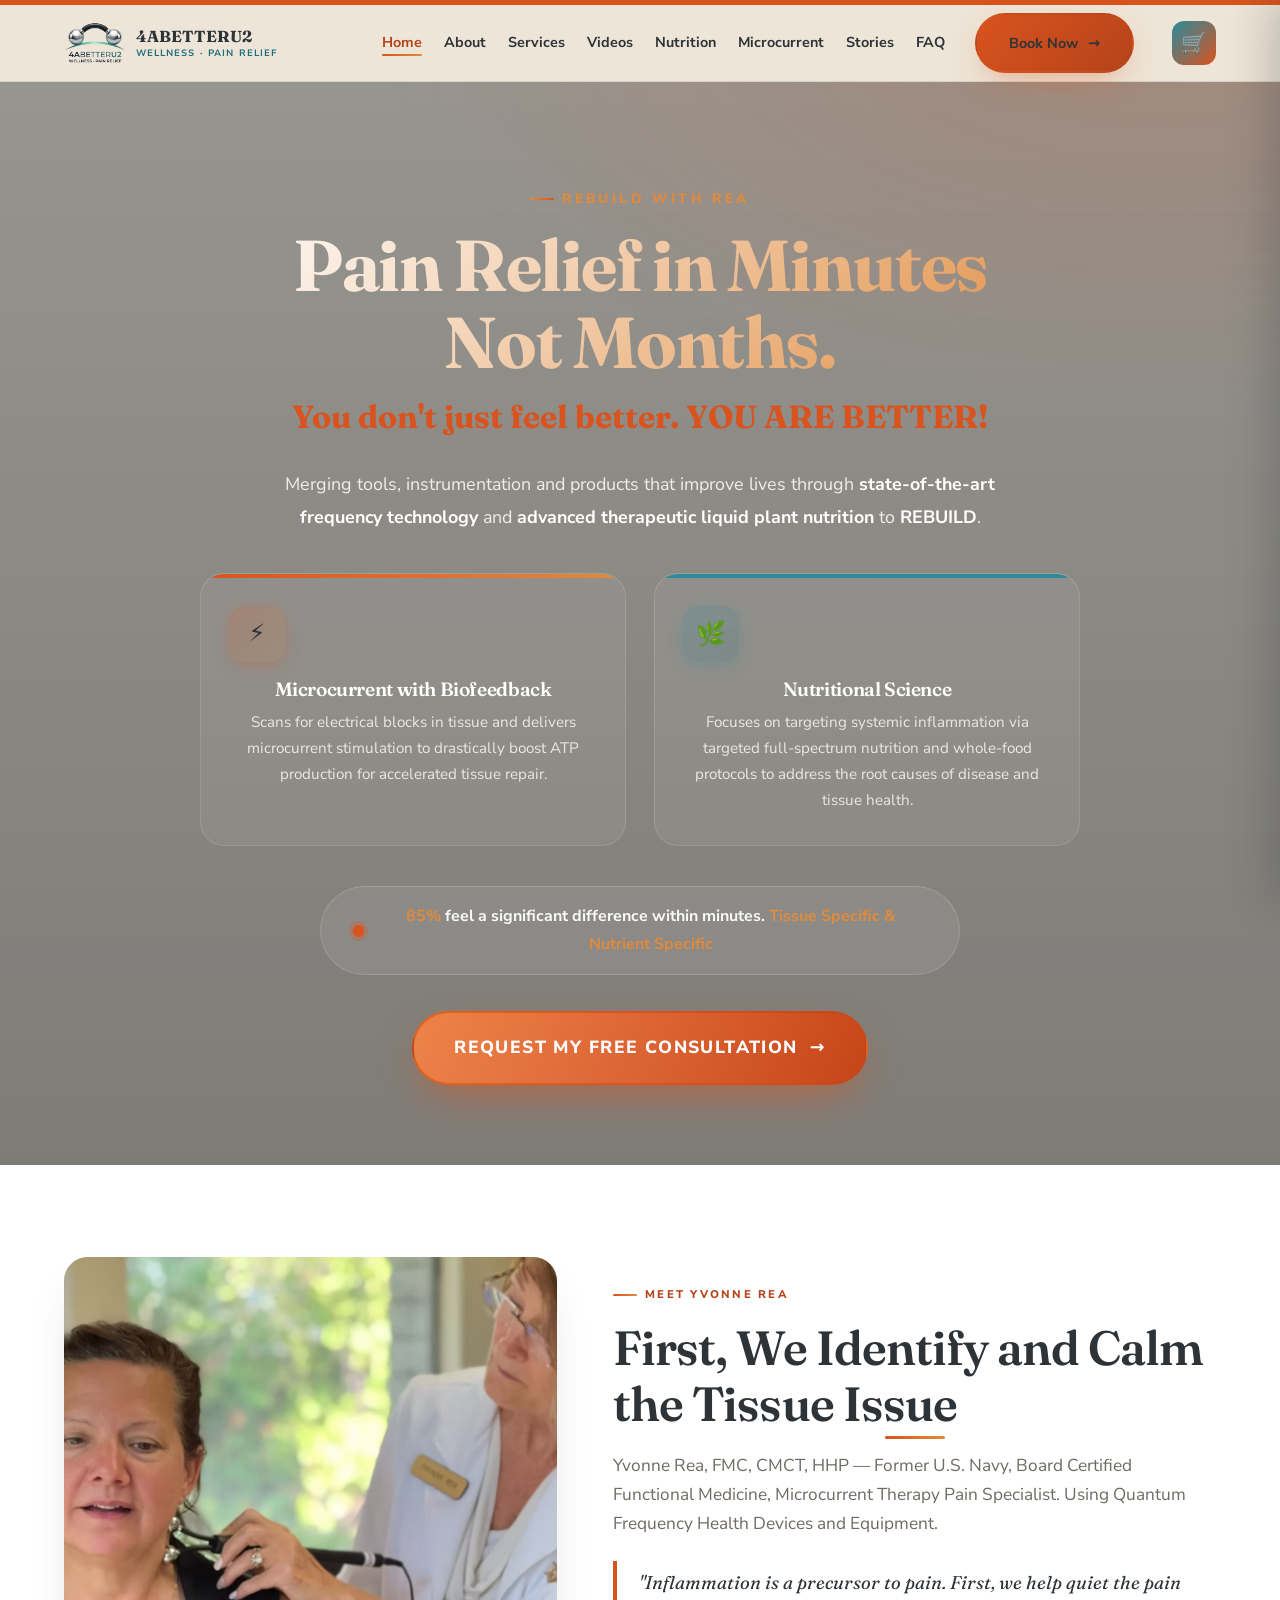
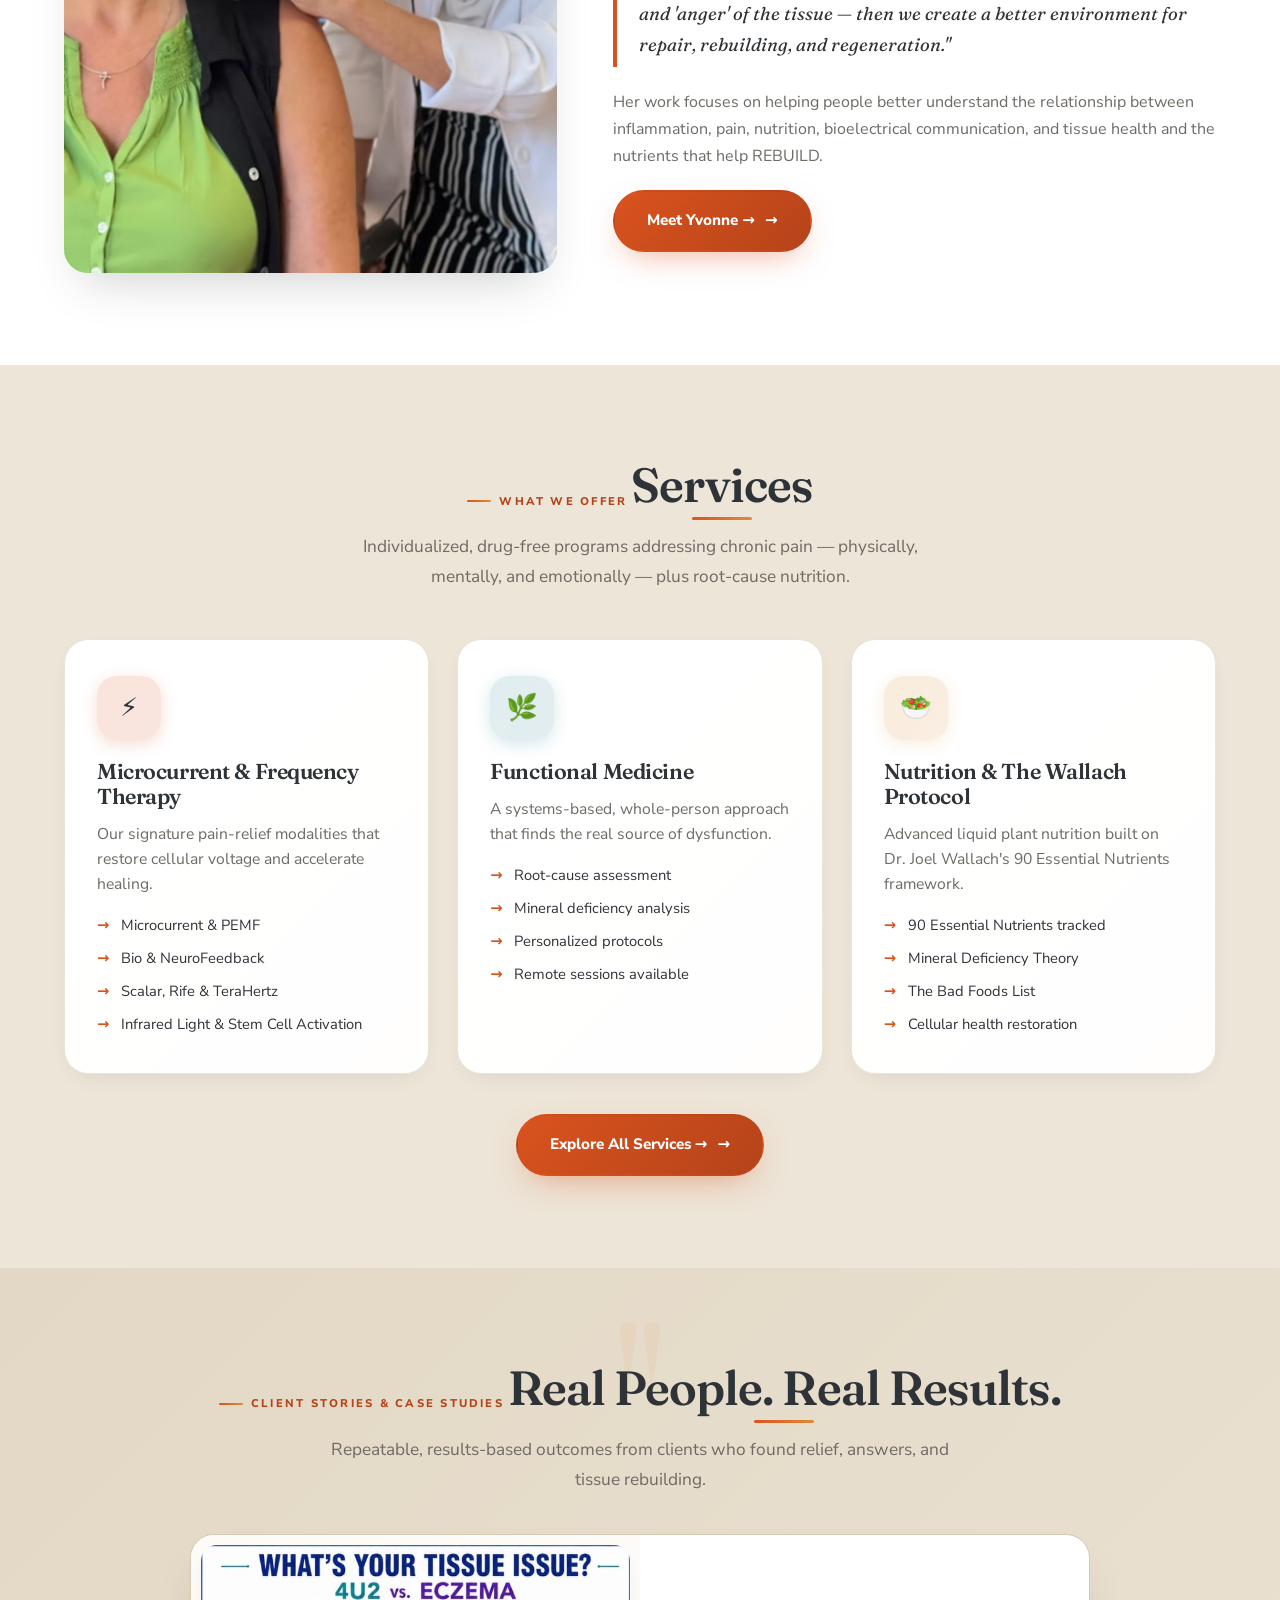
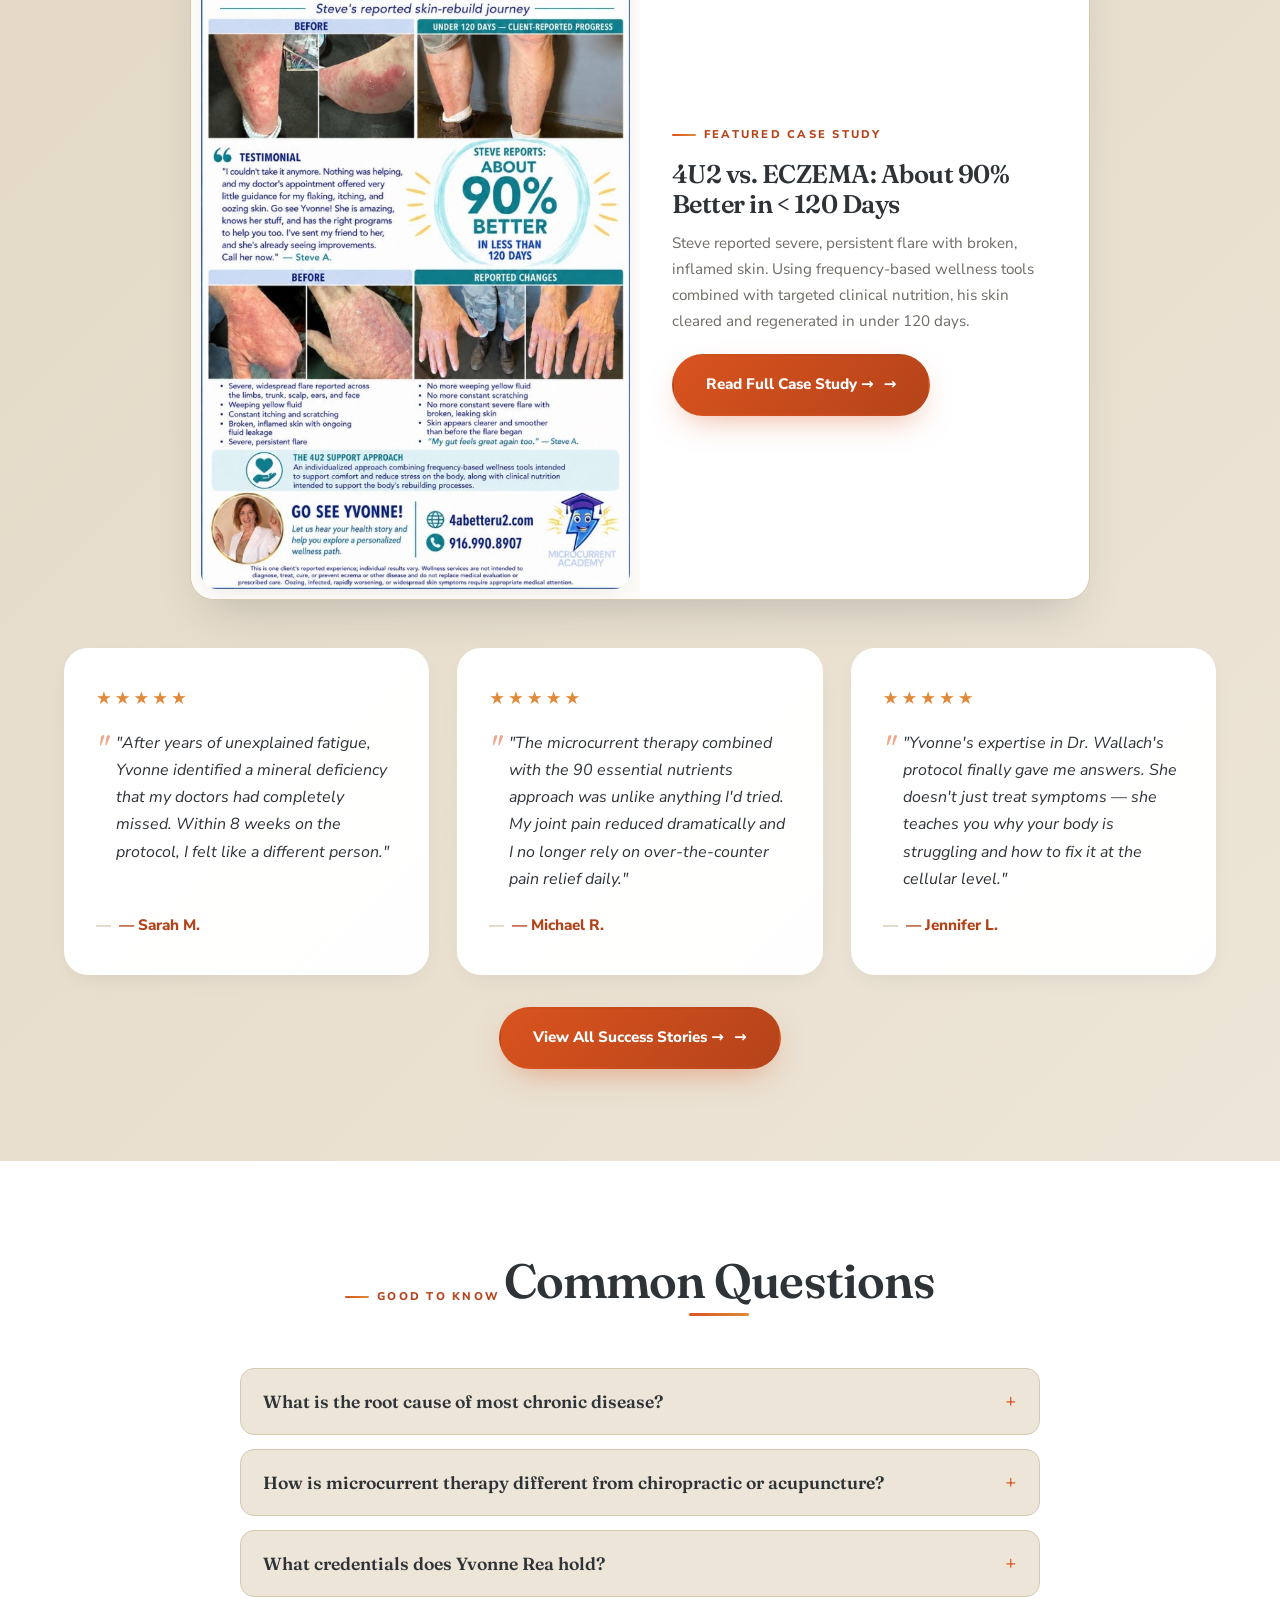
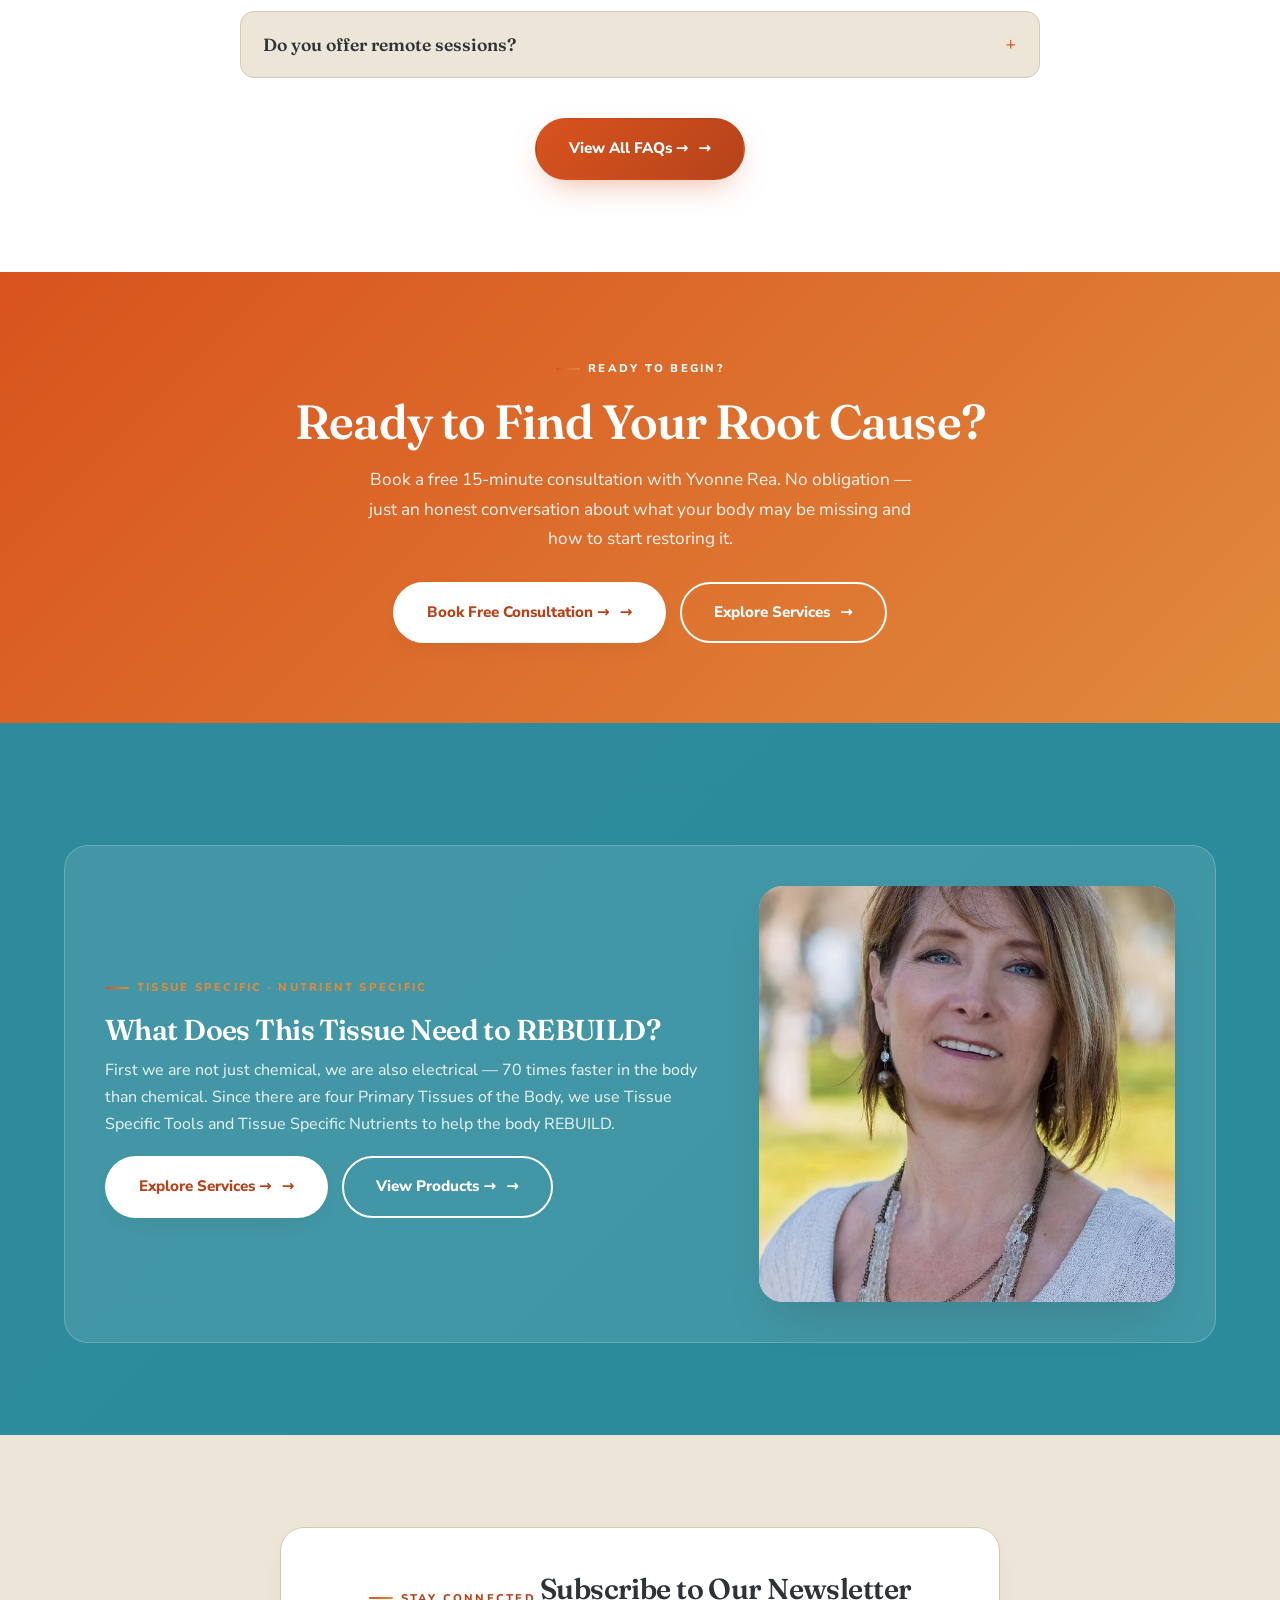
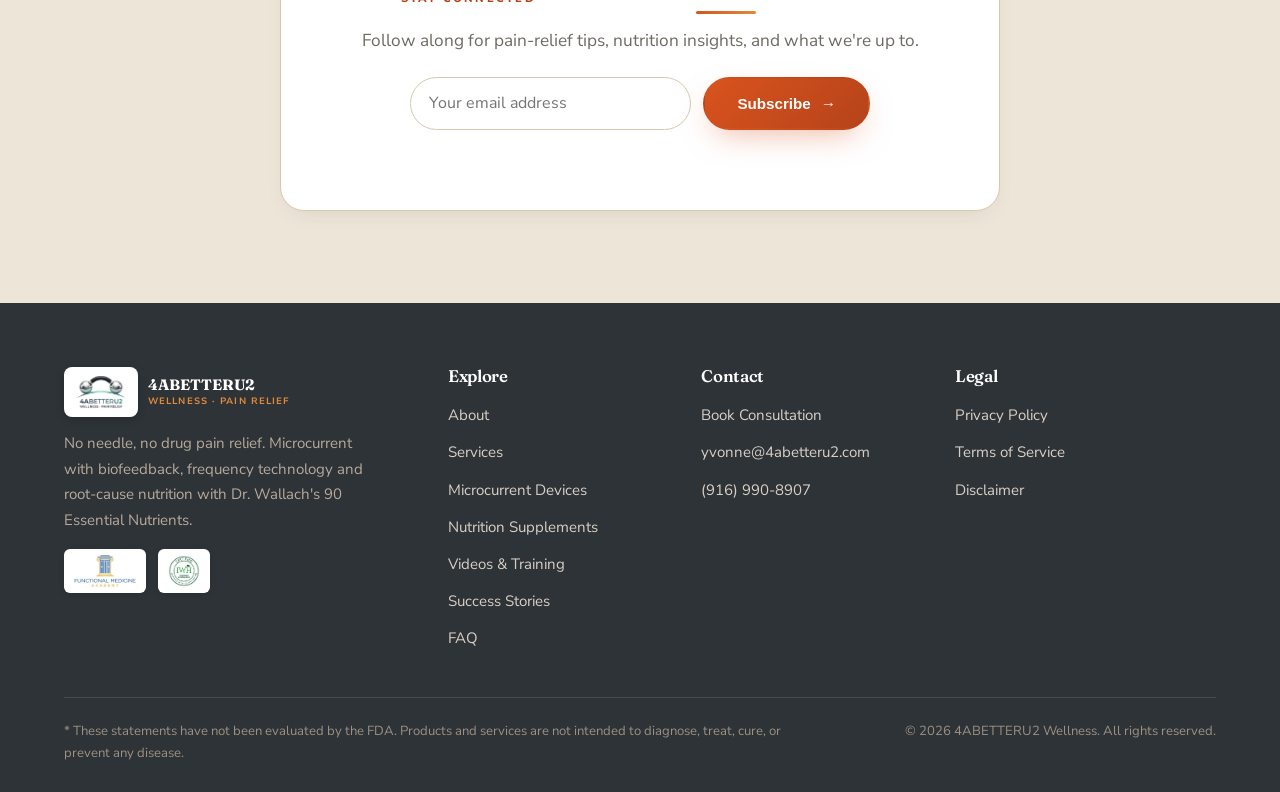
<file: index.html>
<!DOCTYPE html>
<html lang="en">
<head>
  <meta charset="UTF-8" />
  <meta name="viewport" content="width=device-width, initial-scale=1.0" />
  <meta http-equiv="X-UA-Compatible" content="IE=edge" />
  
  <!-- Primary SEO Meta Tags -->
  <title>4ABETTERU2 WELLNESS | Yvonne Rea — No Needle, No Drug Pain Relief</title>
  <meta name="description" content="Yvonne Rea, FMC · CMCT · HHP. No needle, no drug pain relief using Microcurrent with Biofeedback for back pain, plus root-cause nutrition with Dr. Wallach's 90 Essential Nutrients protocol. Book a free 15-minute consult." />
  <meta name="keywords" content="microcurrent therapy, biofeedback, chronic pain relief, back pain, Dr. Joel Wallach, 90 Essential Nutrients, Youngevity, functional medicine, holistic health, pain management without drugs" />
  <meta name="author" content="Yvonne Rea" />
  <meta name="robots" content="index, follow, max-image-preview:large, max-snippet:-1, max-video-preview:-1" />
  
  <!-- Canonical URL -->
  <link rel="canonical" href="https://www.4abetteru2.com/" />
  
  <!-- Open Graph / Facebook -->
  <meta property="og:type" content="website" />
  <meta property="og:url" content="https://www.4abetteru2.com/" />
  <meta property="og:title" content="4ABETTERU2 WELLNESS | Yvonne Rea — No Needle, No Drug Pain Relief" />
  <meta property="og:description" content="Experience lasting pain relief without drugs or needles. Microcurrent therapy with biofeedback plus Dr. Wallach's 90 Essential Nutrients protocol." />
  <meta property="og:image" content="https://www.4abetteru2.com/images/hero-yvonne.jpg" />
  <meta property="og:locale" content="en_US" />
  <meta property="og:site_name" content="4ABETTERU2 Wellness" />
  
  <!-- Twitter -->
  <meta property="twitter:card" content="summary_large_image" />
  <meta property="twitter:url" content="https://www.4abetteru2.com/" />
  <meta property="twitter:title" content="4ABETTERU2 WELLNESS | No Needle, No Drug Pain Relief" />
  <meta property="twitter:description" content="Experience lasting pain relief without drugs or needles. Microcurrent therapy with biofeedback." />
  <meta property="twitter:image" content="https://www.4abetteru2.com/images/hero-yvonne.jpg" />
  
  <!-- Favicon -->
  <link rel="icon" type="image/x-icon" href="images/favicon_io/favicon.ico" />
  <link rel="icon" type="image/png" sizes="16x16" href="images/favicon_io/favicon-16x16.png" />
  <link rel="icon" type="image/png" sizes="32x32" href="images/favicon_io/favicon-32x32.png" />
  <link rel="apple-touch-icon" sizes="180x180" href="images/favicon_io/apple-touch-icon.png" />
  <link rel="icon" type="image/png" sizes="192x192" href="images/favicon_io/android-chrome-192x192.png" />
  <link rel="icon" type="image/png" sizes="512x512" href="images/favicon_io/android-chrome-512x512.png" />
  <link rel="manifest" href="images/favicon_io/site.webmanifest" />
  
  <!-- Preconnect for Performance -->
  <link rel="preconnect" href="https://fonts.googleapis.com" />
  <link rel="preconnect" href="https://fonts.gstatic.com" crossorigin />
  <link rel="preconnect" href="https://www.youtube.com" />
  <link rel="preconnect" href="https://ygy1.com" />
  
  <!-- Stylesheets -->
  <link href="https://fonts.googleapis.com/css2?family=Fraunces:ital,opsz,wght@0,9..144,400;0,9..144,600;0,9..144,700;1,9..144,500&family=Nunito+Sans:wght@400;700;800;900&display=swap" rel="stylesheet" />
  <link rel="stylesheet" href="styles.css" />
  <link rel="stylesheet" href="cart.css" />
  
  <!-- Structured Data: Local Business -->
  <script type="application/ld+json">
  {
    "@context": "https://schema.org",
    "@type": "MedicalBusiness",
    "name": "4ABETTERU2 Wellness",
    "description": "No needle, no drug pain relief using Microcurrent with Biofeedback and Dr. Wallach's 90 Essential Nutrients protocol",
    "url": "https://www.4abetteru2.com/",
    "telephone": "+1-PHONE-NUMBER",
    "email": "yvonne@4abetteru2.com",
    "founder": {
      "@type": "Person",
      "name": "Yvonne Rea",
      "jobTitle": "Functional Medicine Certified Practitioner",
      "credential": "FMC, CMCT, HHP"
    },
    "medicalSpecialty": "Pain Management, Functional Medicine, Holistic Health",
    "serviceType": "Microcurrent Therapy, Biofeedback, Nutritional Consulting",
    "priceRange": "$$",
    "paymentAccepted": "Cash, Check, Credit Card",
    "openingHours": "Mo-Fr 09:00-17:00",
    "sameAs": [
      "https://dailywithdoc.com"
    ]
  }
  </script>
  
  <!-- Structured Data: Service -->
  <script type="application/ld+json">
  {
    "@context": "https://schema.org",
    "@type": "Service",
    "serviceType": "Pain Relief Therapy",
    "provider": {
      "@type": "MedicalBusiness",
      "name": "4ABETTERU2 Wellness"
    },
    "areaServed": {
      "@type": "Country",
      "name": "United States"
    },
    "hasOfferCatalog": {
      "@type": "OfferCatalog",
      "name": "Wellness Services",
      "itemListElement": [
        {
          "@type": "Offer",
          "itemOffered": {
            "@type": "Service",
            "name": "Microcurrent & Frequency Therapy"
          }
        },
        {
          "@type": "Offer",
          "itemOffered": {
            "@type": "Service",
            "name": "Functional Medicine Consultation"
          }
        },
        {
          "@type": "Offer",
          "itemOffered": {
            "@type": "Service",
            "name": "90 For Life Nutritional Protocol"
          }
        }
      ]
    }
  }
  </script>
</head>
<body>

  <!-- ============== HEADER ============== -->
  <header class="site-header">
    <div class="container nav">
      <a href="index.html" class="brand">
        <img src="images/logo.png" alt="4ABETTERU2 Wellness Logo" class="brand-logo" />
        <span>4ABETTERU2<small>Wellness · Pain Relief</small></span>
      </a>
      <nav>
        <button class="nav-toggle" id="navToggle" aria-label="Toggle navigation"><span></span><span></span><span></span></button>
                <ul class="nav-links" id="navLinks">
          <li><a href="index.html" class="active">Home</a></li>
          <li><a href="about.html">About</a></li>
          <li><a href="services.html">Services</a></li>
          <li><a href="videos.html">Videos</a></li>
          <li><a href="products.html">Nutrition</a></li>
          <li><a href="microcurrent.html">Microcurrent</a></li>
          <li><a href="success-stories.html">Stories</a></li>
          <li><a href="faq.html">FAQ</a></li>
          <li class="nav-cta"><a href="contact.html" class="btn btn-primary">Book Now</a></li>
          <li class="cart-icon-wrap">
            <button id="cartToggle" class="cart-icon" aria-label="Shopping Cart">
              🛒
              <span class="cart-count" id="cartCount" style="display:none">0</span>
            </button>
          </li>
        </ul>
      </nav>
    </div>
  </header>

  <!-- ============== HERO — REBUILD WITH REA ============== -->
  <section class="rebuild-hero" id="home">
    <div class="hero-video-bg" aria-hidden="true">
      <video muted playsinline preload="auto" id="heroVideo">
        <source src="images/Less_medical_looking_intern.mp4" type="video/mp4">
      </video>
      <div class="hero-video-overlay"></div>
    </div>
    <div class="container">
      <div class="rebuild-hero-content">
        <span class="eyebrow">REBUILD WITH REA</span>
        <h1>Pain Relief in Minutes<br>Not Months.</h1>
        <p class="hero-subtitle">You don't just feel better. <strong>YOU ARE BETTER!</strong></p>
        <p class="hero-body">Merging tools, instrumentation and products that improve lives through <strong>state-of-the-art frequency technology</strong> and <strong>advanced therapeutic liquid plant nutrition</strong> to <strong>REBUILD</strong>.</p>
        
        <div class="rebuild-pillars">
          <div class="rebuild-pillar mct">
            <div class="pillar-icon">⚡</div>
            <h3>Microcurrent with Biofeedback</h3>
            <p>Scans for electrical blocks in tissue and delivers microcurrent stimulation to drastically boost ATP production for accelerated tissue repair.</p>
          </div>
          <div class="rebuild-pillar nutrition">
            <div class="pillar-icon">🌿</div>
            <h3>Nutritional Science</h3>
            <p>Focuses on targeting systemic inflammation via targeted full-spectrum nutrition and whole-food protocols to address the root causes of disease and tissue health.</p>
          </div>
        </div>

        <div class="rebuild-stat">
          <span class="stat-dot"></span>
          <span><strong>85%</strong> feel a significant difference within minutes. <strong>Tissue Specific &amp; Nutrient Specific</strong></span>
        </div>

        <a href="contact.html" class="btn-consult" id="consultBtn">Request my Free Consultation</a>
      </div>
    </div>
  </section>

  <!-- ============== MEET YVONNE PREVIEW ============== -->
  <section class="section about" id="about">
    <div class="container about-grid">
      <div class="photo-frame about-photo">
        <img src="images/yvonne-portrait.jpg" alt="Yvonne Rea, FMC CMCT HHP" onerror="markEmpty(this)" />
        <span class="photo-label"><span class="ico">📷</span>Add Yvonne's portrait<br><code>images/yvonne-portrait.jpg</code></span>
      </div>
      <div>
        <span class="eyebrow">Meet Yvonne Rea</span>
        <h2 class="section-title">First, We Identify and Calm the Tissue Issue</h2>
        <p class="section-lead" style="max-width:none">Yvonne Rea, FMC, CMCT, HHP &mdash; Former U.S. Navy, Board Certified Functional Medicine, Microcurrent Therapy Pain Specialist. Using Quantum Frequency Health Devices and Equipment.</p>
        <blockquote class="quote">"Inflammation is a precursor to pain. First, we help quiet the pain and 'anger' of the tissue — then we create a better environment for repair, rebuilding, and regeneration."</blockquote>
        <p style="color:var(--muted)">Her work focuses on helping people better understand the relationship between inflammation, pain, nutrition, bioelectrical communication, and tissue health and the nutrients that help REBUILD.</p>
        <a href="about.html" class="btn btn-primary" style="margin-top:20px">Meet Yvonne →</a>
      </div>
    </div>
  </section>

  <!-- ============== SERVICES PREVIEW ============== -->
  <section class="section services" id="services">
    <div class="container">
      <div class="center">
        <span class="eyebrow">What We Offer</span>
        <h2 class="section-title">Services</h2>
        <p class="section-lead">Individualized, drug-free programs addressing chronic pain &mdash; physically, mentally, and emotionally &mdash; plus root-cause nutrition.</p>
      </div>
      <div class="service-cards">
        <div class="s-card">
          <div class="s-icon coral">⚡</div>
          <h3>Microcurrent &amp; Frequency Therapy</h3>
          <p>Our signature pain-relief modalities that restore cellular voltage and accelerate healing.</p>
          <ul>
            <li>Microcurrent &amp; PEMF</li>
            <li>Bio &amp; NeuroFeedback</li>
            <li>Scalar, Rife &amp; TeraHertz</li>
            <li>Infrared Light &amp; Stem Cell Activation</li>
          </ul>
        </div>
        <div class="s-card">
          <div class="s-icon sage">🌿</div>
          <h3>Functional Medicine</h3>
          <p>A systems-based, whole-person approach that finds the real source of dysfunction.</p>
          <ul>
            <li>Root-cause assessment</li>
            <li>Mineral deficiency analysis</li>
            <li>Personalized protocols</li>
            <li>Remote sessions available</li>
          </ul>
        </div>
        <div class="s-card">
          <div class="s-icon gold">🥗</div>
          <h3>Nutrition &amp; The Wallach Protocol</h3>
          <p>Advanced liquid plant nutrition built on Dr. Joel Wallach's 90 Essential Nutrients framework.</p>
          <ul>
            <li>90 Essential Nutrients tracked</li>
            <li>Mineral Deficiency Theory</li>
            <li>The Bad Foods List</li>
            <li>Cellular health restoration</li>
          </ul>
        </div>
      </div>
      <div class="center" style="margin-top:40px">
        <a href="services.html" class="btn btn-primary">Explore All Services →</a>
      </div>
    </div>
  </section>

  <!-- ============== TESTIMONIALS ============== -->
  <section class="section testimonials" id="stories">
    <div class="container">
      <div class="center">
        <span class="eyebrow">Client Stories &amp; Case Studies</span>
        <h2 class="section-title">Real People. Real Results.</h2>
        <p class="section-lead">Repeatable, results-based outcomes from clients who found relief, answers, and tissue rebuilding.</p>
      </div>

      <!-- Featured Case Study Card -->
      <div class="case-study-card" style="max-width: 900px; margin: 40px auto 32px; background: #fff; border-radius: var(--radius); overflow: hidden; box-shadow: var(--shadow); border: 1px solid var(--sand); display: grid; grid-template-columns: 1fr 1fr; align-items: center;">
        <div style="padding: 10px; background: #fdfbf7;">
          <img src="images/eczema-case-study.jpg" alt="Case Study: What's Your Tissue Issue? 4U2 vs. Eczema" style="width: 100%; border-radius: calc(var(--radius) - 8px); box-shadow: var(--shadow-sm);" />
        </div>
        <div class="case-study-content" style="padding: 36px 32px;">
          <span class="eyebrow" style="color: var(--coral-dark);">Featured Case Study</span>
          <h3 style="font-size: 1.6rem; margin-bottom: 12px; color: var(--charcoal);">4U2 vs. ECZEMA: About 90% Better in &lt; 120 Days</h3>
          <p style="color: var(--muted); font-size: 0.95rem; line-height: 1.7; margin-bottom: 20px;">Steve reported severe, persistent flare with broken, inflamed skin. Using frequency-based wellness tools combined with targeted clinical nutrition, his skin cleared and regenerated in under 120 days.</p>
          <a href="success-stories.html" class="btn btn-primary">Read Full Case Study →</a>
        </div>
      </div>

      <div class="t-cards">
        <div class="t-card"><div class="stars">★★★★★</div><p>"After years of unexplained fatigue, Yvonne identified a mineral deficiency that my doctors had completely missed. Within 8 weeks on the protocol, I felt like a different person."</p><div class="who">— Sarah M.</div></div>
        <div class="t-card"><div class="stars">★★★★★</div><p>"The microcurrent therapy combined with the 90 essential nutrients approach was unlike anything I'd tried. My joint pain reduced dramatically and I no longer rely on over-the-counter pain relief daily."</p><div class="who">— Michael R.</div></div>
        <div class="t-card"><div class="stars">★★★★★</div><p>"Yvonne's expertise in Dr. Wallach's protocol finally gave me answers. She doesn't just treat symptoms — she teaches you why your body is struggling and how to fix it at the cellular level."</p><div class="who">— Jennifer L.</div></div>
      </div>
      <div class="center" style="margin-top: 32px;">
        <a href="success-stories.html" class="btn btn-primary">View All Success Stories →</a>
      </div>
    </div>
  </section>

  <!-- ============== QUICK FAQ PREVIEW ============== -->
  <section class="section faq" id="faq">
    <div class="container">
      <div class="center">
        <span class="eyebrow">Good To Know</span>
        <h2 class="section-title">Common Questions</h2>
      </div>
      <div class="faq-list" style="max-width:800px; margin:40px auto 0;">
        <div class="faq-item">
          <button class="faq-q">What is the root cause of most chronic disease? <span class="chev">+</span></button>
          <div class="faq-a"><p>According to Dr. Joel Wallach's 40+ years of research, mineral and essential nutrient deficiency is the root cause of most chronic illness. Yvonne uses functional medicine and microcurrent therapy to identify and correct those deficiencies.</p></div>
        </div>
        <div class="faq-item">
          <button class="faq-q">How is microcurrent therapy different from chiropractic or acupuncture? <span class="chev">+</span></button>
          <div class="faq-a"><p>Microcurrent therapy works directly with the body's electrical system to restore cellular voltage, which improves nutrient absorption and accelerates healing &mdash; a unique bridge between physics and biology. No needles, no manipulation, no drugs.</p></div>
        </div>
        <div class="faq-item">
          <button class="faq-q">What credentials does Yvonne Rea hold? <span class="chev">+</span></button>
          <div class="faq-a"><p>Yvonne is Board Certified and holds certifications as a Functional Medicine Certified practitioner (FMC), Certified Microcurrent Therapist (CMCT), and Holistic Health Practitioner (HHP), with 15+ years of clinical experience. She is also a U.S. Navy veteran.</p></div>
        </div>
        <div class="faq-item">
          <button class="faq-q">Do you offer remote sessions? <span class="chev">+</span></button>
          <div class="faq-a"><p>Yes. Remote sessions are available so you can experience frequency and nutrition support from wherever you are.</p></div>
        </div>
      </div>
      <div class="center" style="margin-top:40px">
        <a href="faq.html" class="btn btn-primary">View All FAQs →</a>
      </div>
    </div>
  </section>

  <!-- ============== CTA SECTION ============== -->
  <section class="section cta" id="contact">
    <div class="container" style="text-align:center">
      <span class="eyebrow" style="color:#fff">Ready to Begin?</span>
      <h2 style="color:#fff; font-size: clamp(2rem, 4vw, 3rem); margin-bottom: 16px;">Ready to Find Your Root Cause?</h2>
      <p style="color: rgba(255,255,255,.92); max-width: 560px; margin: 0 auto 28px; font-size: 1.08rem;">Book a free 15-minute consultation with Yvonne Rea. No obligation — just an honest conversation about what your body may be missing and how to start restoring it.</p>
      <div style="display:flex; gap: 14px; justify-content:center; flex-wrap: wrap;">
        <a href="contact.html" class="btn btn-light">Book Free Consultation →</a>
        <a href="services.html" class="btn btn-ghost" style="border-color:#fff; color:#fff;">Explore Services</a>
      </div>
    </div>
  </section>

  <!-- ============== MCT & NUTRITION BANNER ============== -->
  <section class="section" style="background: linear-gradient(135deg, var(--sage), var(--teal)); color:#fff;">
    <div class="container">
      <div class="nutrition-banner" style="background: rgba(255,255,255,0.1); border: 1px solid rgba(255,255,255,0.2);">
        <div>
          <span class="eyebrow" style="color: var(--gold);">Tissue Specific · Nutrient Specific</span>
          <h3 style="color:#fff; font-size:1.8rem;">What Does This Tissue Need to REBUILD?</h3>
          <p style="color: rgba(255,255,255,0.9);">First we are not just chemical, we are also electrical — 70 times faster in the body than chemical. Since there are four Primary Tissues of the Body, we use Tissue Specific Tools and Tissue Specific Nutrients to help the body REBUILD.</p>
          <div style="display:flex; gap:14px; flex-wrap:wrap; margin-top:18px;">
            <a href="services.html" class="btn btn-light">Explore Services →</a>
            <a href="products.html" class="btn btn-ghost" style="border-color:#fff; color:#fff;">View Products →</a>
          </div>
        </div>
        <div class="photo-frame" style="aspect-ratio:1/1">
          <img src="images/hero-yvonne.jpg" alt="Yvonne Rea — Microcurrent Therapy and Nutrition" />
        </div>
      </div>
    </div>
  </section>

  <!-- ============== NEWSLETTER ============== -->
  <section class="section newsletter">
    <div class="container">
      <div class="nl-box">
        <span class="eyebrow">Stay Connected</span>
        <h2 class="section-title" style="font-size:1.8rem">Subscribe to Our Newsletter</h2>
        <p class="section-lead" style="margin:0 auto">Follow along for pain-relief tips, nutrition insights, and what we're up to.</p>
        <form class="nl-form" id="nlForm">
          <input type="email" id="nlEmail" placeholder="Your email address" required />
          <button type="submit" class="btn btn-primary">Subscribe</button>
        </form>
        <div class="nl-msg" id="nlMsg"></div>
      </div>
    </div>
  </section>

  <!-- ============== CART MODAL / SLIDE-OUT DRAWER ============== -->
  <div class="cart-modal-backdrop" id="cartBackdrop"></div>
  <div class="cart-modal" id="cartModal">
    <div class="cart-modal-header">
      <h3>🛒 Your Cart</h3>
      <button class="cart-modal-close" id="closeCart">×</button>
    </div>
    <div class="cart-modal-body">
      <div class="cart-empty" id="cartEmpty">
        <div class="cart-empty-icon">🛒</div>
        <h4>Your cart is empty</h4>
        <p>Browse our products and add items to get started with your wellness journey.</p>
        <button class="btn btn-primary" id="continueShopping" style="margin-top:20px">Browse Products</button>
      </div>
      <div class="cart-items" id="cartItems"></div>
    </div>
    <div class="cart-modal-footer">
      <div class="cart-subtotal">
        <span class="cart-subtotal-label">Subtotal</span>
        <span class="cart-subtotal-amount" id="cartSubtotal">$0.00</span>
      </div>
      <button class="cart-checkout-btn" id="checkoutBtn">
        Proceed to Checkout →
      </button>
      <button class="cart-continue-btn" id="continueShopping2">
        Continue Shopping
      </button>
      <p class="cart-note">Secure checkout powered by Youngevity. You'll be redirected to complete your purchase.</p>
    </div>
  </div>

  <!-- ============== FOOTER ============== -->
  <footer class="footer">
    <div class="container">
      <div class="footer-grid">
        <div>
          <a href="index.html" class="brand"><img src="images/logo.png" alt="4ABETTERU2 Wellness Logo" class="brand-logo" /><span>4ABETTERU2<small>Wellness · Pain Relief</small></span></a>
          <p class="desc">No needle, no drug pain relief. Microcurrent with biofeedback, frequency technology and root-cause nutrition with Dr. Wallach's 90 Essential Nutrients.</p>
          <div class="cert-logos">
            <img src="images/FMA%20Functional%20Med%20Academy%20Logo.avif" alt="Functional Medicine Academy Certification" class="cert-logo" />
            <img src="images/IWH%20Coaching%20logo.avif" alt="IWH Coaching Certification" class="cert-logo" />
          </div>
        </div>
        <div>
          <h4>Explore</h4>
          <ul>
            <li><a href="about.html">About</a></li>
            <li><a href="services.html">Services</a></li>
            <li><a href="microcurrent.html">Microcurrent Devices</a></li>
            <li><a href="products.html">Nutrition Supplements</a></li>
            <li><a href="videos.html">Videos &amp; Training</a></li>
            <li><a href="success-stories.html">Success Stories</a></li>
            <li><a href="faq.html">FAQ</a></li>
          </ul>
        </div>
        <div>
          <h4>Contact</h4>
          <ul>
            <li><a href="contact.html">Book Consultation</a></li>
            <li><a href="mailto:yvonne@4abetteru2.com">yvonne@4abetteru2.com</a></li>
            <li><a href="tel:+19169908907">(916) 990-8907</a></li>
          </ul>
        </div>
        <div>
          <h4>Legal</h4>
          <ul>
            <li><a href="privacy-policy.html">Privacy Policy</a></li>
            <li><a href="terms-of-service.html">Terms of Service</a></li>
            <li><a href="disclaimer.html">Disclaimer</a></li>
          </ul>
        </div>
      </div>
      <div class="footer-bottom">
        <p class="disc">* These statements have not been evaluated by the FDA. Products and services are not intended to diagnose, treat, cure, or prevent any disease.</p>
        <p>© <span id="year">2026</span> 4ABETTERU2 Wellness. All rights reserved.</p>
      </div>
    </div>
  </footer>

  <!-- Scripts -->
  <script src="products.js"></script>
  <script src="cart.js"></script>
  <script src="script.js"></script>
  <script>
    // Scroll-driven video playback for hero background
    (function() {
      var video = document.getElementById('heroVideo');
      var hero = document.querySelector('.rebuild-hero');
      if (!video || !hero) return;

      var ticking = false;

      // Wait for video metadata to load so we know duration
      function initVideo() {
        if (video.readyState >= 1) {
          video.pause();
          updateScrollVideo();
        } else {
          video.addEventListener('loadedmetadata', function() {
            video.pause();
            updateScrollVideo();
          });
        }
      }

      function updateScrollVideo() {
        var heroRect = hero.getBoundingClientRect();
        var heroHeight = hero.offsetHeight;
        var viewportHeight = window.innerHeight;

        // Calculate scroll progress through the hero (0 to 1)
        // Starts when hero top enters viewport from bottom, ends when hero top exits top
        var scrollProgress = Math.max(0, Math.min(1,
          (viewportHeight - heroRect.top) / (viewportHeight + heroHeight)
        ));

        // Map scroll progress to video duration
        if (video.duration) {
          video.currentTime = scrollProgress * video.duration;
        }
        ticking = false;
      }

      window.addEventListener('scroll', function() {
        if (!ticking) {
          window.requestAnimationFrame(updateScrollVideo);
          ticking = true;
        }
      }, { passive: true });

      window.addEventListener('resize', function() {
        if (!ticking) {
          window.requestAnimationFrame(updateScrollVideo);
          ticking = true;
        }
      }, { passive: true });

      initVideo();
    })();
  </script>
</body>
</html>
</file>
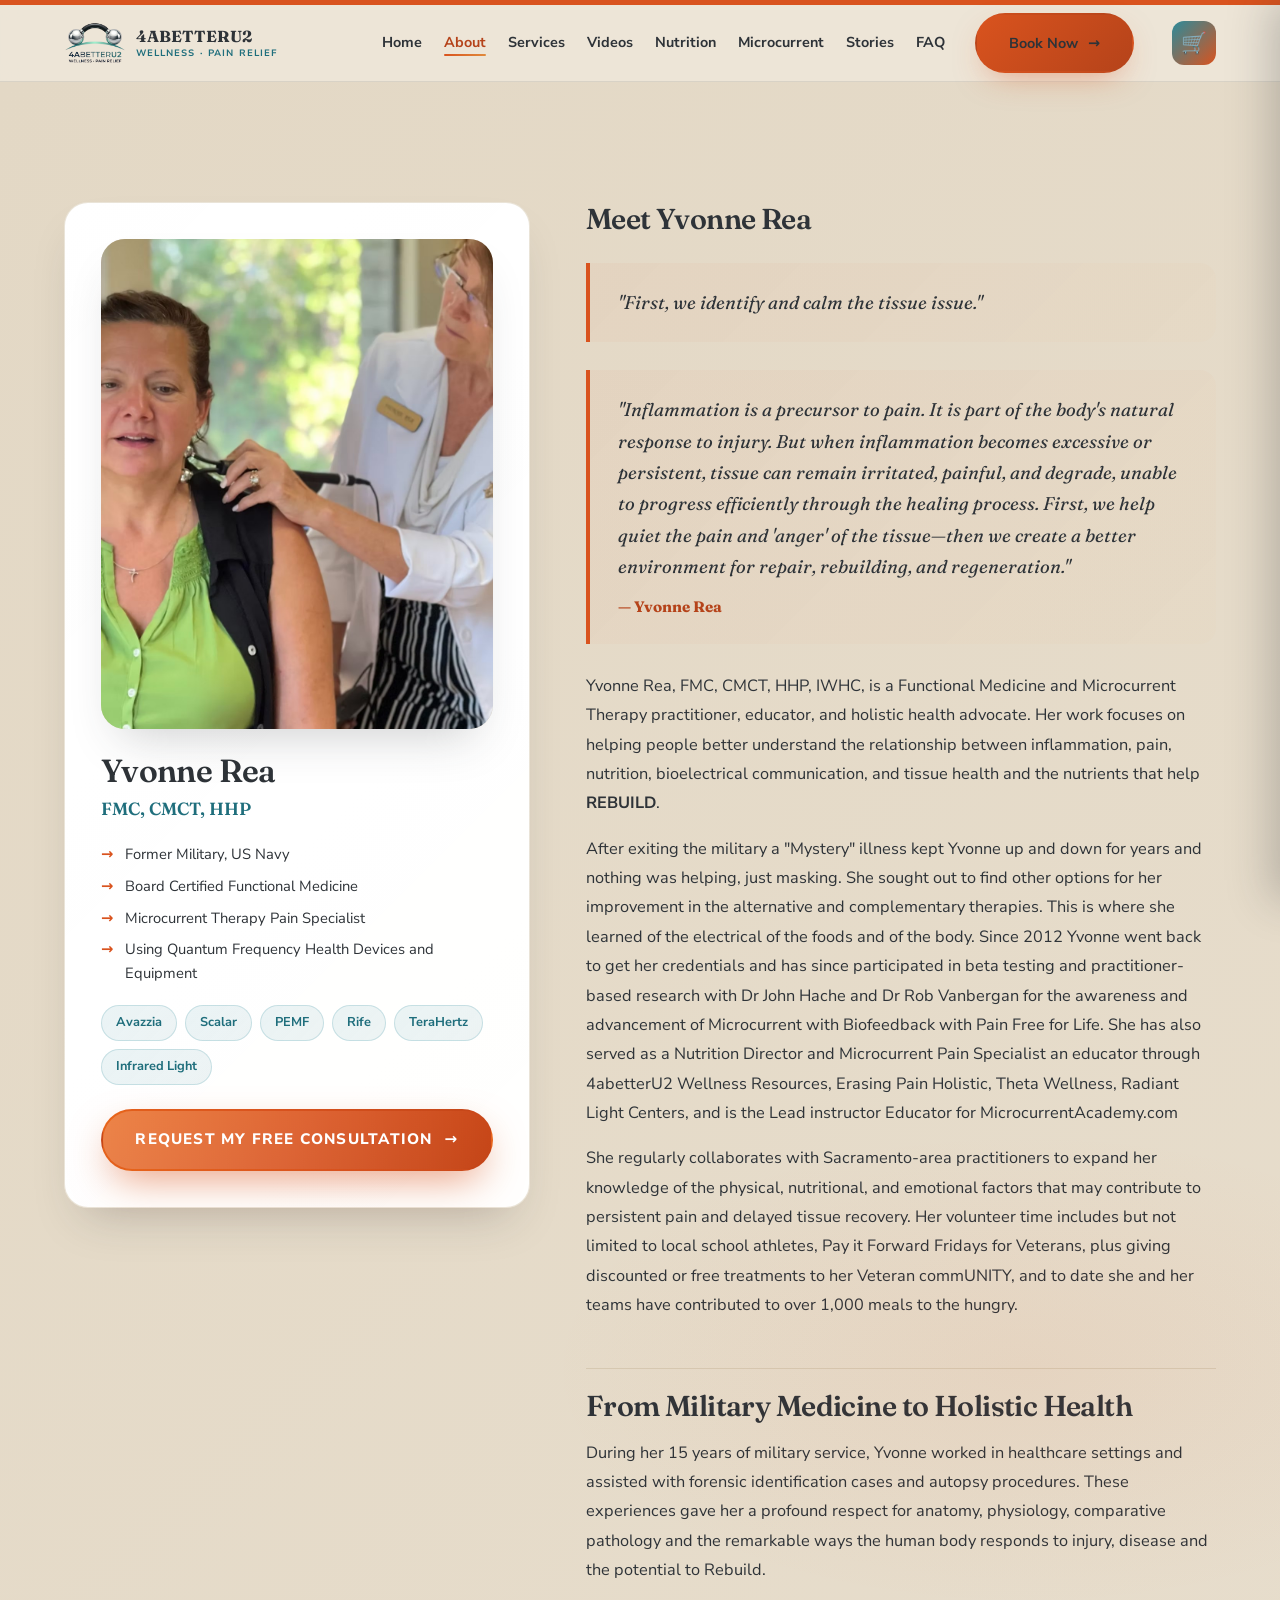
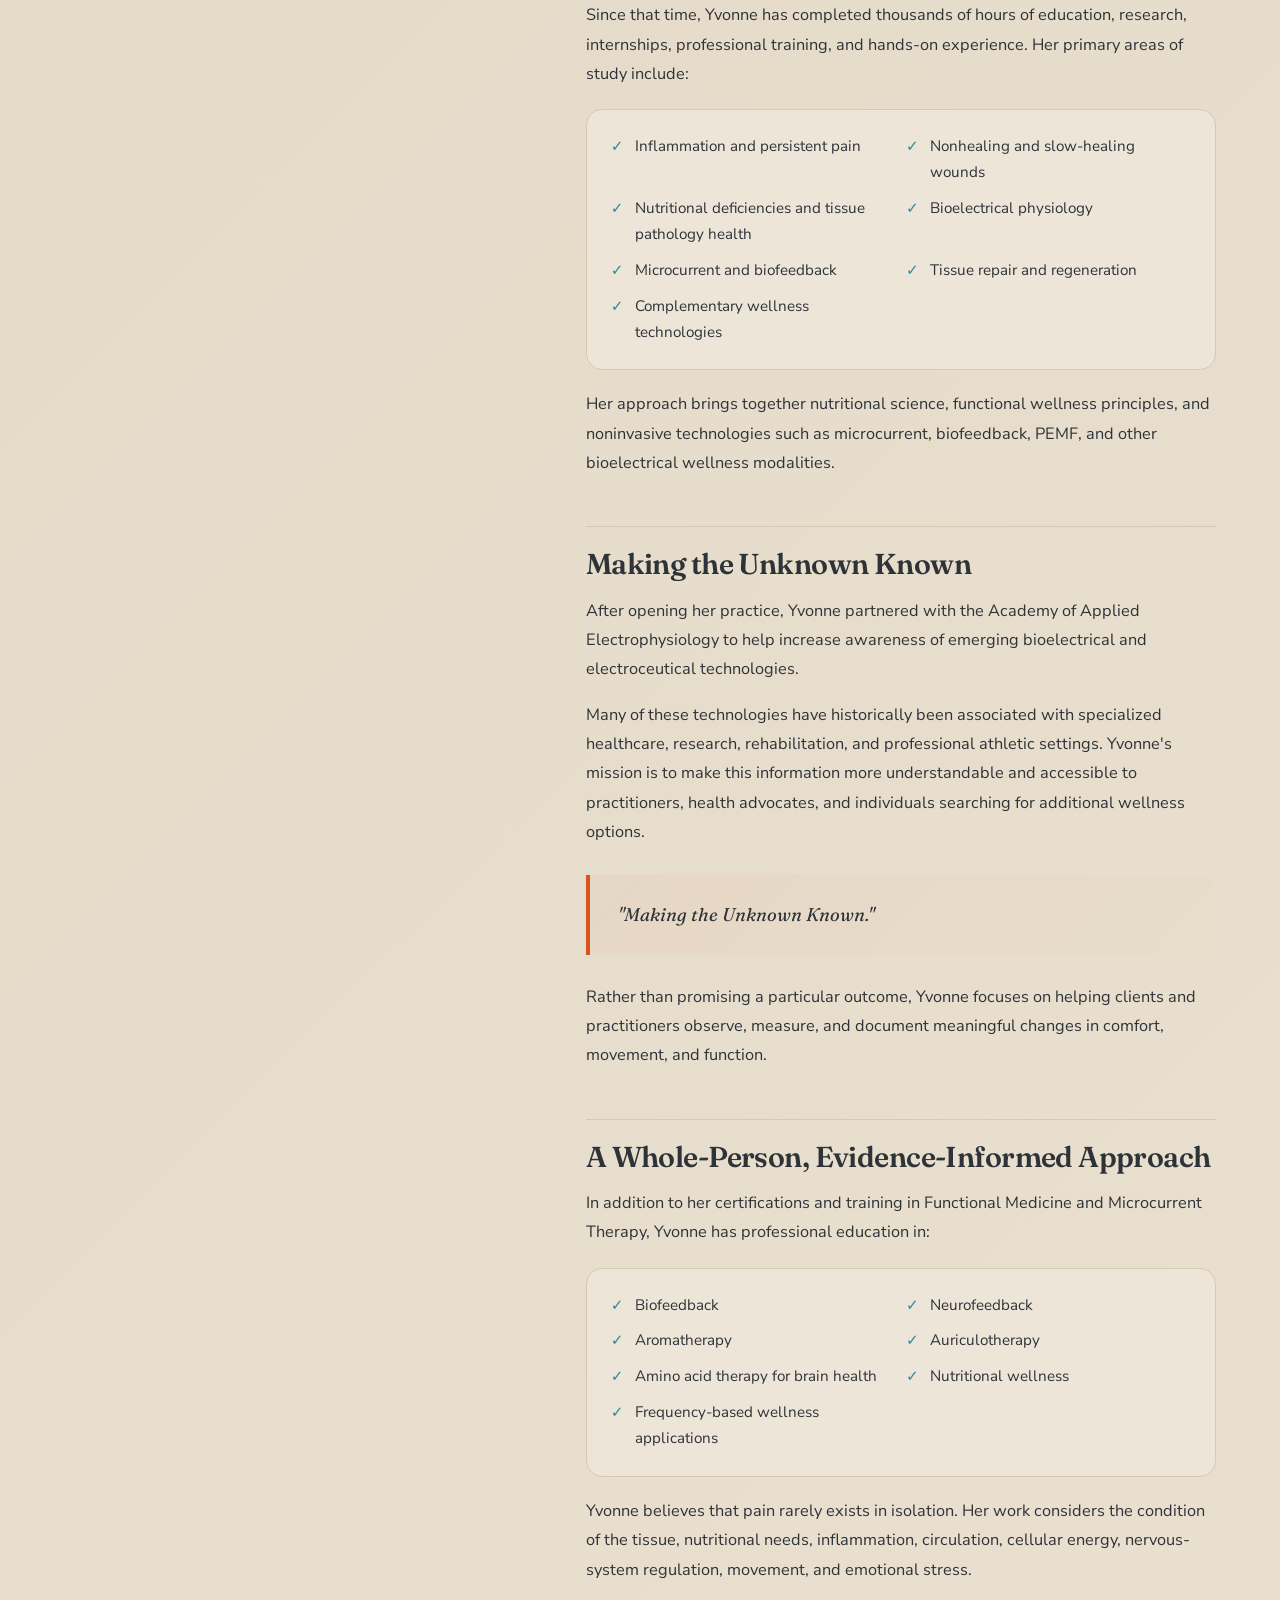
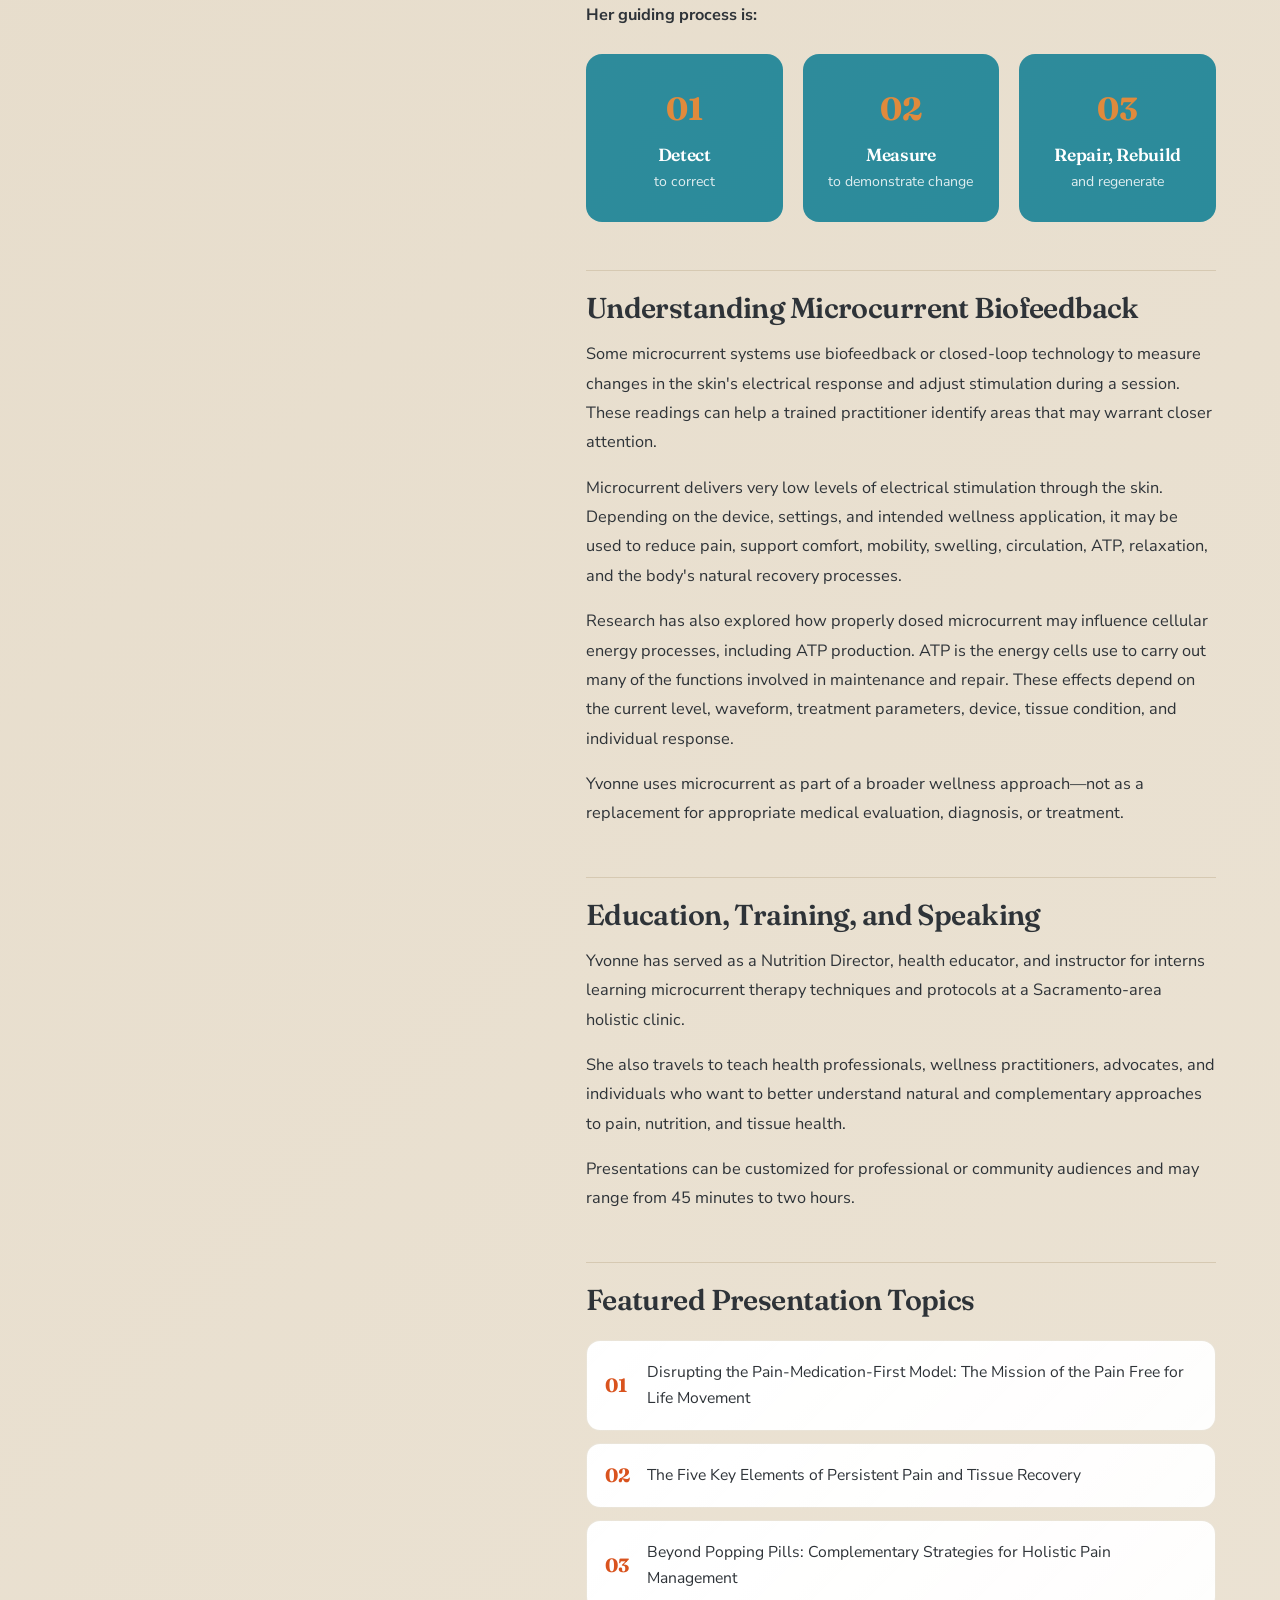
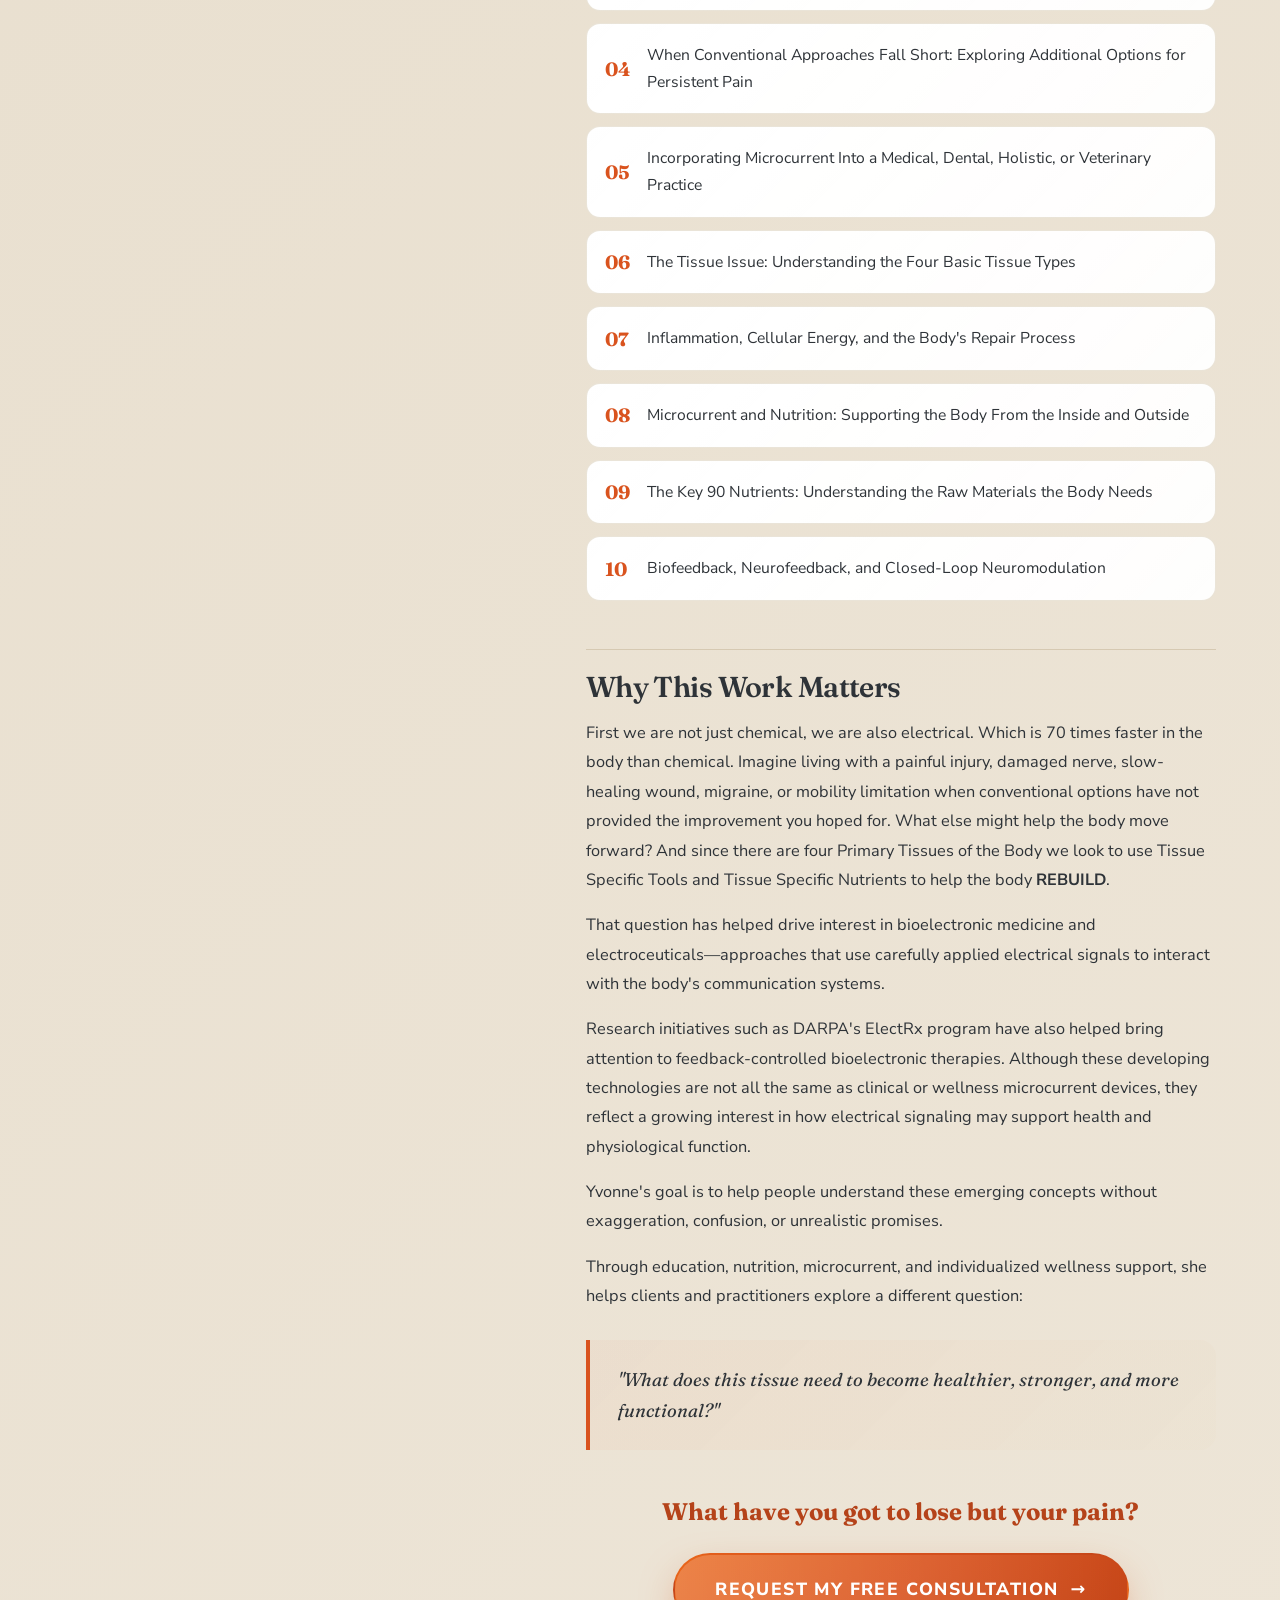
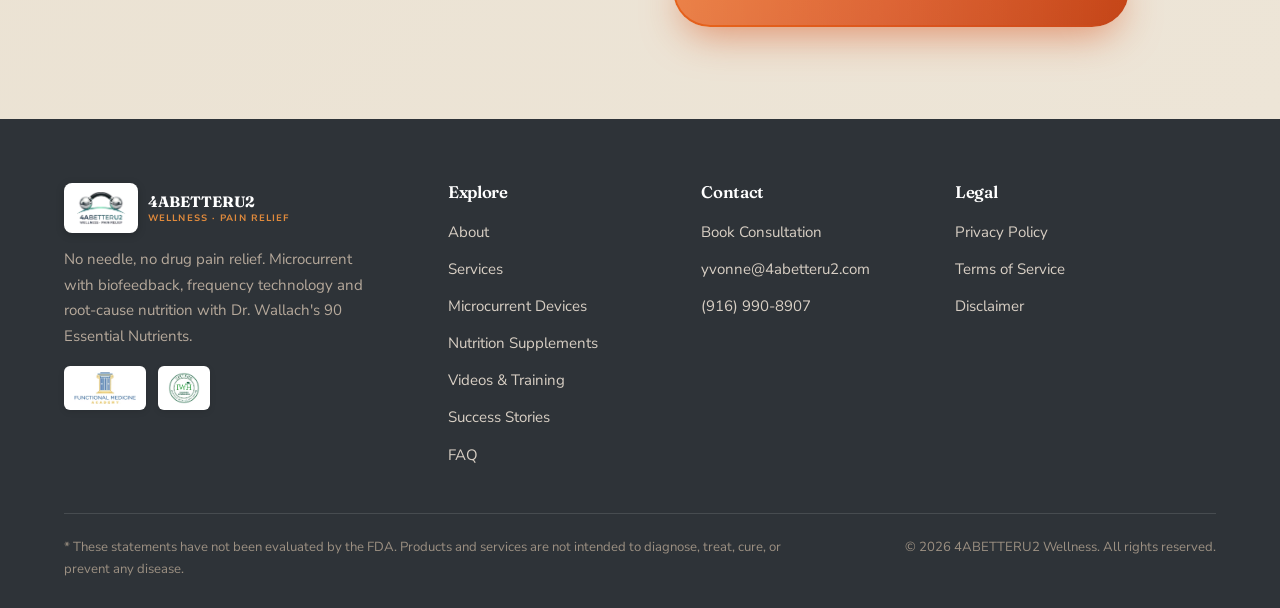
<file: about.html>
<!DOCTYPE html>
<html lang="en">
<head>
  <meta charset="UTF-8" />
  <meta name="viewport" content="width=device-width, initial-scale=1.0" />
  <title>About Yvonne Rea | FMC, CMCT, HHP | 4ABETTERU2 Wellness</title>
  <meta name="description" content="Meet Yvonne Rea — Former U.S. Navy, Board Certified Functional Medicine, Microcurrent Therapy Pain Specialist. Using Quantum Frequency Health Devices and Equipment to help REBUILD." />
  <link rel="canonical" href="https://www.4abetteru2.com/about.html" />
  
  <!-- Favicon -->
  <link rel="icon" type="image/x-icon" href="images/favicon_io/favicon.ico" />
  <link rel="icon" type="image/png" sizes="32x32" href="images/favicon_io/favicon-32x32.png" />
  <link rel="apple-touch-icon" sizes="180x180" href="images/favicon_io/apple-touch-icon.png" />
  
  <!-- Fonts -->
  <link href="https://fonts.googleapis.com/css2?family=Fraunces:ital,opsz,wght@0,9..144,400;0,9..144,600;0,9..144,700;1,9..144,500&family=Nunito+Sans:wght@400;700;800;900&display=swap" rel="stylesheet" />
  <link rel="stylesheet" href="styles.css" />
  <link rel="stylesheet" href="cart.css" />
</head>
<body>

  <!-- ============== HEADER ============== -->
  <header class="site-header">
    <div class="container nav">
      <a href="index.html" class="brand">
        <img src="images/logo.png" alt="4ABETTERU2 Wellness Logo" class="brand-logo" />
        <span>4ABETTERU2<small>Wellness · Pain Relief</small></span>
      </a>
      <nav>
        <button class="nav-toggle" id="navToggle" aria-label="Toggle navigation"><span></span><span></span><span></span></button>
                <ul class="nav-links" id="navLinks">
          <li><a href="index.html">Home</a></li>
          <li><a href="about.html" class="active">About</a></li>
          <li><a href="services.html">Services</a></li>
          <li><a href="videos.html">Videos</a></li>
          <li><a href="products.html">Nutrition</a></li>
          <li><a href="microcurrent.html">Microcurrent</a></li>
          <li><a href="success-stories.html">Stories</a></li>
          <li><a href="faq.html">FAQ</a></li>
          <li class="nav-cta"><a href="contact.html" class="btn btn-primary">Book Now</a></li>
          <li class="cart-icon-wrap">
            <button id="cartToggle" class="cart-icon" aria-label="Shopping Cart">
              🛒
              <span class="cart-count" id="cartCount" style="display:none">0</span>
            </button>
          </li>
        </ul>
      </nav>
    </div>
  </header>

  <!-- ============== ABOUT HERO ============== -->
  <section class="section about-hero">
    <div class="container">
      <div class="about-hero-grid">

        <!-- Sidebar: Credentials Card -->
        <div class="about-hero-sidebar">
          <div class="about-credentials-card">
            <div class="photo-frame" style="aspect-ratio:4/5; margin-bottom:24px;">
              <img src="images/yvonne-portrait.jpg" alt="Yvonne Rea — Functional Medicine & Microcurrent Therapy" />
            </div>
            <h2>Yvonne Rea</h2>
            <p class="credentials-sub">FMC, CMCT, HHP</p>
            <ul class="about-credentials-list">
              <li>Former Military, US Navy</li>
              <li>Board Certified Functional Medicine</li>
              <li>Microcurrent Therapy Pain Specialist</li>
              <li>Using Quantum Frequency Health Devices and Equipment</li>
            </ul>
            <div class="about-tech-chips">
              <span>Avazzia</span>
              <span>Scalar</span>
              <span>PEMF</span>
              <span>Rife</span>
              <span>TeraHertz</span>
              <span>Infrared Light</span>
            </div>
            <a href="contact.html" class="btn-consult" style="width:100%; justify-content:center; margin-top:24px; font-size:0.95rem; padding:16px 24px;">Request my Free Consultation</a>
          </div>
        </div>

        <!-- Main Bio Content -->
        <div class="about-bio-content">

          <h2>Meet Yvonne Rea</h2>

          <div class="bio-quote">
            "First, we identify and calm the tissue issue."
          </div>

          <div class="bio-quote">
            "Inflammation is a precursor to pain. It is part of the body's natural response to injury. But when inflammation becomes excessive or persistent, tissue can remain irritated, painful, and degrade, unable to progress efficiently through the healing process. First, we help quiet the pain and 'anger' of the tissue—then we create a better environment for repair, rebuilding, and regeneration."
            <span class="quote-attr">— Yvonne Rea</span>
          </div>

          <p>Yvonne Rea, FMC, CMCT, HHP, IWHC, is a Functional Medicine and Microcurrent Therapy practitioner, educator, and holistic health advocate. Her work focuses on helping people better understand the relationship between inflammation, pain, nutrition, bioelectrical communication, and tissue health and the nutrients that help <strong>REBUILD</strong>.</p>

          <p>After exiting the military a "Mystery" illness kept Yvonne up and down for years and nothing was helping, just masking. She sought out to find other options for her improvement in the alternative and complementary therapies. This is where she learned of the electrical of the foods and of the body. Since 2012 Yvonne went back to get her credentials and has since participated in beta testing and practitioner-based research with Dr John Hache and Dr Rob Vanbergan for the awareness and advancement of Microcurrent with Biofeedback with Pain Free for Life. She has also served as a Nutrition Director and Microcurrent Pain Specialist an educator through 4abetterU2 Wellness Resources, Erasing Pain Holistic, Theta Wellness, Radiant Light Centers, and is the Lead instructor Educator for MicrocurrentAcademy.com</p>

          <p>She regularly collaborates with Sacramento-area practitioners to expand her knowledge of the physical, nutritional, and emotional factors that may contribute to persistent pain and delayed tissue recovery. Her volunteer time includes but not limited to local school athletes, Pay it Forward Fridays for Veterans, plus giving discounted or free treatments to her Veteran commUNITY, and to date she and her teams have contributed to over 1,000 meals to the hungry.</p>

          <!-- ===== From Military Medicine to Holistic Health ===== -->
          <h2>From Military Medicine to Holistic Health</h2>

          <p>During her 15 years of military service, Yvonne worked in healthcare settings and assisted with forensic identification cases and autopsy procedures. These experiences gave her a profound respect for anatomy, physiology, comparative pathology and the remarkable ways the human body responds to injury, disease and the potential to Rebuild.</p>

          <p>Since that time, Yvonne has completed thousands of hours of education, research, internships, professional training, and hands-on experience. Her primary areas of study include:</p>

          <ul class="about-study-list">
            <li>Inflammation and persistent pain</li>
            <li>Nonhealing and slow-healing wounds</li>
            <li>Nutritional deficiencies and tissue pathology health</li>
            <li>Bioelectrical physiology</li>
            <li>Microcurrent and biofeedback</li>
            <li>Tissue repair and regeneration</li>
            <li>Complementary wellness technologies</li>
          </ul>

          <p>Her approach brings together nutritional science, functional wellness principles, and noninvasive technologies such as microcurrent, biofeedback, PEMF, and other bioelectrical wellness modalities.</p>

          <!-- ===== Making the Unknown Known ===== -->
          <h2>Making the Unknown Known</h2>

          <p>After opening her practice, Yvonne partnered with the Academy of Applied Electrophysiology to help increase awareness of emerging bioelectrical and electroceutical technologies.</p>

          <p>Many of these technologies have historically been associated with specialized healthcare, research, rehabilitation, and professional athletic settings. Yvonne's mission is to make this information more understandable and accessible to practitioners, health advocates, and individuals searching for additional wellness options.</p>

          <div class="bio-quote">
            "Making the Unknown Known."
          </div>

          <p>Rather than promising a particular outcome, Yvonne focuses on helping clients and practitioners observe, measure, and document meaningful changes in comfort, movement, and function.</p>

          <!-- ===== A Whole-Person, Evidence-Informed Approach ===== -->
          <h2>A Whole-Person, Evidence-Informed Approach</h2>

          <p>In addition to her certifications and training in Functional Medicine and Microcurrent Therapy, Yvonne has professional education in:</p>

          <ul class="about-study-list">
            <li>Biofeedback</li>
            <li>Neurofeedback</li>
            <li>Aromatherapy</li>
            <li>Auriculotherapy</li>
            <li>Amino acid therapy for brain health</li>
            <li>Nutritional wellness</li>
            <li>Frequency-based wellness applications</li>
          </ul>

          <p>Yvonne believes that pain rarely exists in isolation. Her work considers the condition of the tissue, nutritional needs, inflammation, circulation, cellular energy, nervous-system regulation, movement, and emotional stress.</p>

          <p><strong>Her guiding process is:</strong></p>

          <div class="about-guiding-process">
            <div class="process-step">
              <div class="step-num">01</div>
              <h4>Detect</h4>
              <p>to correct</p>
            </div>
            <div class="process-step">
              <div class="step-num">02</div>
              <h4>Measure</h4>
              <p>to demonstrate change</p>
            </div>
            <div class="process-step">
              <div class="step-num">03</div>
              <h4>Repair, Rebuild</h4>
              <p>and regenerate</p>
            </div>
          </div>

          <!-- ===== Understanding Microcurrent Biofeedback ===== -->
          <h2>Understanding Microcurrent Biofeedback</h2>

          <p>Some microcurrent systems use biofeedback or closed-loop technology to measure changes in the skin's electrical response and adjust stimulation during a session. These readings can help a trained practitioner identify areas that may warrant closer attention.</p>

          <p>Microcurrent delivers very low levels of electrical stimulation through the skin. Depending on the device, settings, and intended wellness application, it may be used to reduce pain, support comfort, mobility, swelling, circulation, ATP, relaxation, and the body's natural recovery processes.</p>

          <p>Research has also explored how properly dosed microcurrent may influence cellular energy processes, including ATP production. ATP is the energy cells use to carry out many of the functions involved in maintenance and repair. These effects depend on the current level, waveform, treatment parameters, device, tissue condition, and individual response.</p>

          <p>Yvonne uses microcurrent as part of a broader wellness approach—not as a replacement for appropriate medical evaluation, diagnosis, or treatment.</p>

          <!-- ===== Education, Training, and Speaking ===== -->
          <h2>Education, Training, and Speaking</h2>

          <p>Yvonne has served as a Nutrition Director, health educator, and instructor for interns learning microcurrent therapy techniques and protocols at a Sacramento-area holistic clinic.</p>

          <p>She also travels to teach health professionals, wellness practitioners, advocates, and individuals who want to better understand natural and complementary approaches to pain, nutrition, and tissue health.</p>

          <p>Presentations can be customized for professional or community audiences and may range from 45 minutes to two hours.</p>

          <!-- ===== Featured Presentation Topics ===== -->
          <h2>Featured Presentation Topics</h2>

          <ul class="about-topics">
            <li>Disrupting the Pain-Medication-First Model: The Mission of the Pain Free for Life Movement</li>
            <li>The Five Key Elements of Persistent Pain and Tissue Recovery</li>
            <li>Beyond Popping Pills: Complementary Strategies for Holistic Pain Management</li>
            <li>When Conventional Approaches Fall Short: Exploring Additional Options for Persistent Pain</li>
            <li>Incorporating Microcurrent Into a Medical, Dental, Holistic, or Veterinary Practice</li>
            <li>The Tissue Issue: Understanding the Four Basic Tissue Types</li>
            <li>Inflammation, Cellular Energy, and the Body's Repair Process</li>
            <li>Microcurrent and Nutrition: Supporting the Body From the Inside and Outside</li>
            <li>The Key 90 Nutrients: Understanding the Raw Materials the Body Needs</li>
            <li>Biofeedback, Neurofeedback, and Closed-Loop Neuromodulation</li>
          </ul>

          <!-- ===== Why This Work Matters ===== -->
          <h2>Why This Work Matters</h2>

          <p>First we are not just chemical, we are also electrical. Which is 70 times faster in the body than chemical. Imagine living with a painful injury, damaged nerve, slow-healing wound, migraine, or mobility limitation when conventional options have not provided the improvement you hoped for. What else might help the body move forward? And since there are four Primary Tissues of the Body we look to use Tissue Specific Tools and Tissue Specific Nutrients to help the body <strong>REBUILD</strong>.</p>

          <p>That question has helped drive interest in bioelectronic medicine and electroceuticals—approaches that use carefully applied electrical signals to interact with the body's communication systems.</p>

          <p>Research initiatives such as DARPA's ElectRx program have also helped bring attention to feedback-controlled bioelectronic therapies. Although these developing technologies are not all the same as clinical or wellness microcurrent devices, they reflect a growing interest in how electrical signaling may support health and physiological function.</p>

          <p>Yvonne's goal is to help people understand these emerging concepts without exaggeration, confusion, or unrealistic promises.</p>

          <p>Through education, nutrition, microcurrent, and individualized wellness support, she helps clients and practitioners explore a different question:</p>

          <div class="bio-quote">
            "What does this tissue need to become healthier, stronger, and more functional?"
          </div>

          <p style="text-align:center; font-family:'Fraunces', serif; font-size:1.5rem; font-weight:700; color:var(--coral-dark); margin:40px 0 20px;">What have you got to lose but your pain?</p>

          <div style="text-align:center;">
            <a href="contact.html" class="btn-consult" style="animation:none;">Request my Free Consultation</a>
          </div>

        </div>
      </div>
    </div>
  </section>

  <!-- ============== FOOTER ============== -->
  <footer class="footer">
    <div class="container">
      <div class="footer-grid">
        <div>
          <a href="index.html" class="brand"><img src="images/logo.png" alt="4ABETTERU2 Wellness Logo" class="brand-logo" /><span>4ABETTERU2<small>Wellness · Pain Relief</small></span></a>
          <p class="desc">No needle, no drug pain relief. Microcurrent with biofeedback, frequency technology and root-cause nutrition with Dr. Wallach's 90 Essential Nutrients.</p>
          <div class="cert-logos">
            <img src="images/FMA%20Functional%20Med%20Academy%20Logo.avif" alt="Functional Medicine Academy Certification" class="cert-logo" />
            <img src="images/IWH%20Coaching%20logo.avif" alt="IWH Coaching Certification" class="cert-logo" />
          </div>
        </div>
        <div>
          <h4>Explore</h4>
          <ul>
            <li><a href="about.html">About</a></li>
            <li><a href="services.html">Services</a></li>
            <li><a href="microcurrent.html">Microcurrent Devices</a></li>
            <li><a href="products.html">Nutrition Supplements</a></li>
            <li><a href="videos.html">Videos &amp; Training</a></li>
            <li><a href="success-stories.html">Success Stories</a></li>
            <li><a href="faq.html">FAQ</a></li>
          </ul>
        </div>
        <div>
          <h4>Contact</h4>
          <ul>
            <li><a href="contact.html">Book Consultation</a></li>
            <li><a href="mailto:yvonne@4abetteru2.com">yvonne@4abetteru2.com</a></li>
            <li><a href="tel:+19169908907">(916) 990-8907</a></li>
          </ul>
        </div>
        <div>
          <h4>Legal</h4>
          <ul>
            <li><a href="privacy-policy.html">Privacy Policy</a></li>
            <li><a href="terms-of-service.html">Terms of Service</a></li>
            <li><a href="disclaimer.html">Disclaimer</a></li>
          </ul>
        </div>
      </div>
      <div class="footer-bottom">
        <p class="disc">* These statements have not been evaluated by the FDA. Products and services are not intended to diagnose, treat, cure, or prevent any disease.</p>
        <p>© <span id="year">2026</span> 4ABETTERU2 Wellness. All rights reserved.</p>
      </div>
    </div>
  </footer>

  <!-- ============== CART MODAL / SLIDE-OUT DRAWER ============== -->
  <div class="cart-modal-backdrop" id="cartBackdrop"></div>
  <div class="cart-modal" id="cartModal">
    <div class="cart-modal-header">
      <h3>🛒 Your Cart</h3>
      <button class="cart-modal-close" id="closeCart">×</button>
    </div>
    <div class="cart-modal-body">
      <div class="cart-empty" id="cartEmpty">
        <div class="cart-empty-icon">🛒</div>
        <h4>Your cart is empty</h4>
        <p>Browse our products and add items to get started with your wellness journey.</p>
        <a href="products.html" class="btn btn-primary" style="margin-top:20px">Browse Products</a>
      </div>
      <div class="cart-items" id="cartItems"></div>
    </div>
    <div class="cart-modal-footer">
      <div class="cart-subtotal">
        <span class="cart-subtotal-label">Subtotal</span>
        <span class="cart-subtotal-amount" id="cartSubtotal">$0.00</span>
      </div>
      <button class="cart-checkout-btn" id="checkoutBtn">Proceed to Checkout →</button>
      <button class="cart-continue-btn" id="continueShopping2">Continue Shopping</button>
      <p class="cart-note">Secure checkout powered by Youngevity. You'll be redirected to complete your purchase.</p>
    </div>
  </div>

  <script src="products.js"></script>
  <script src="cart.js"></script>
  <script src="script.js"></script>
</body>
</html>
</file>
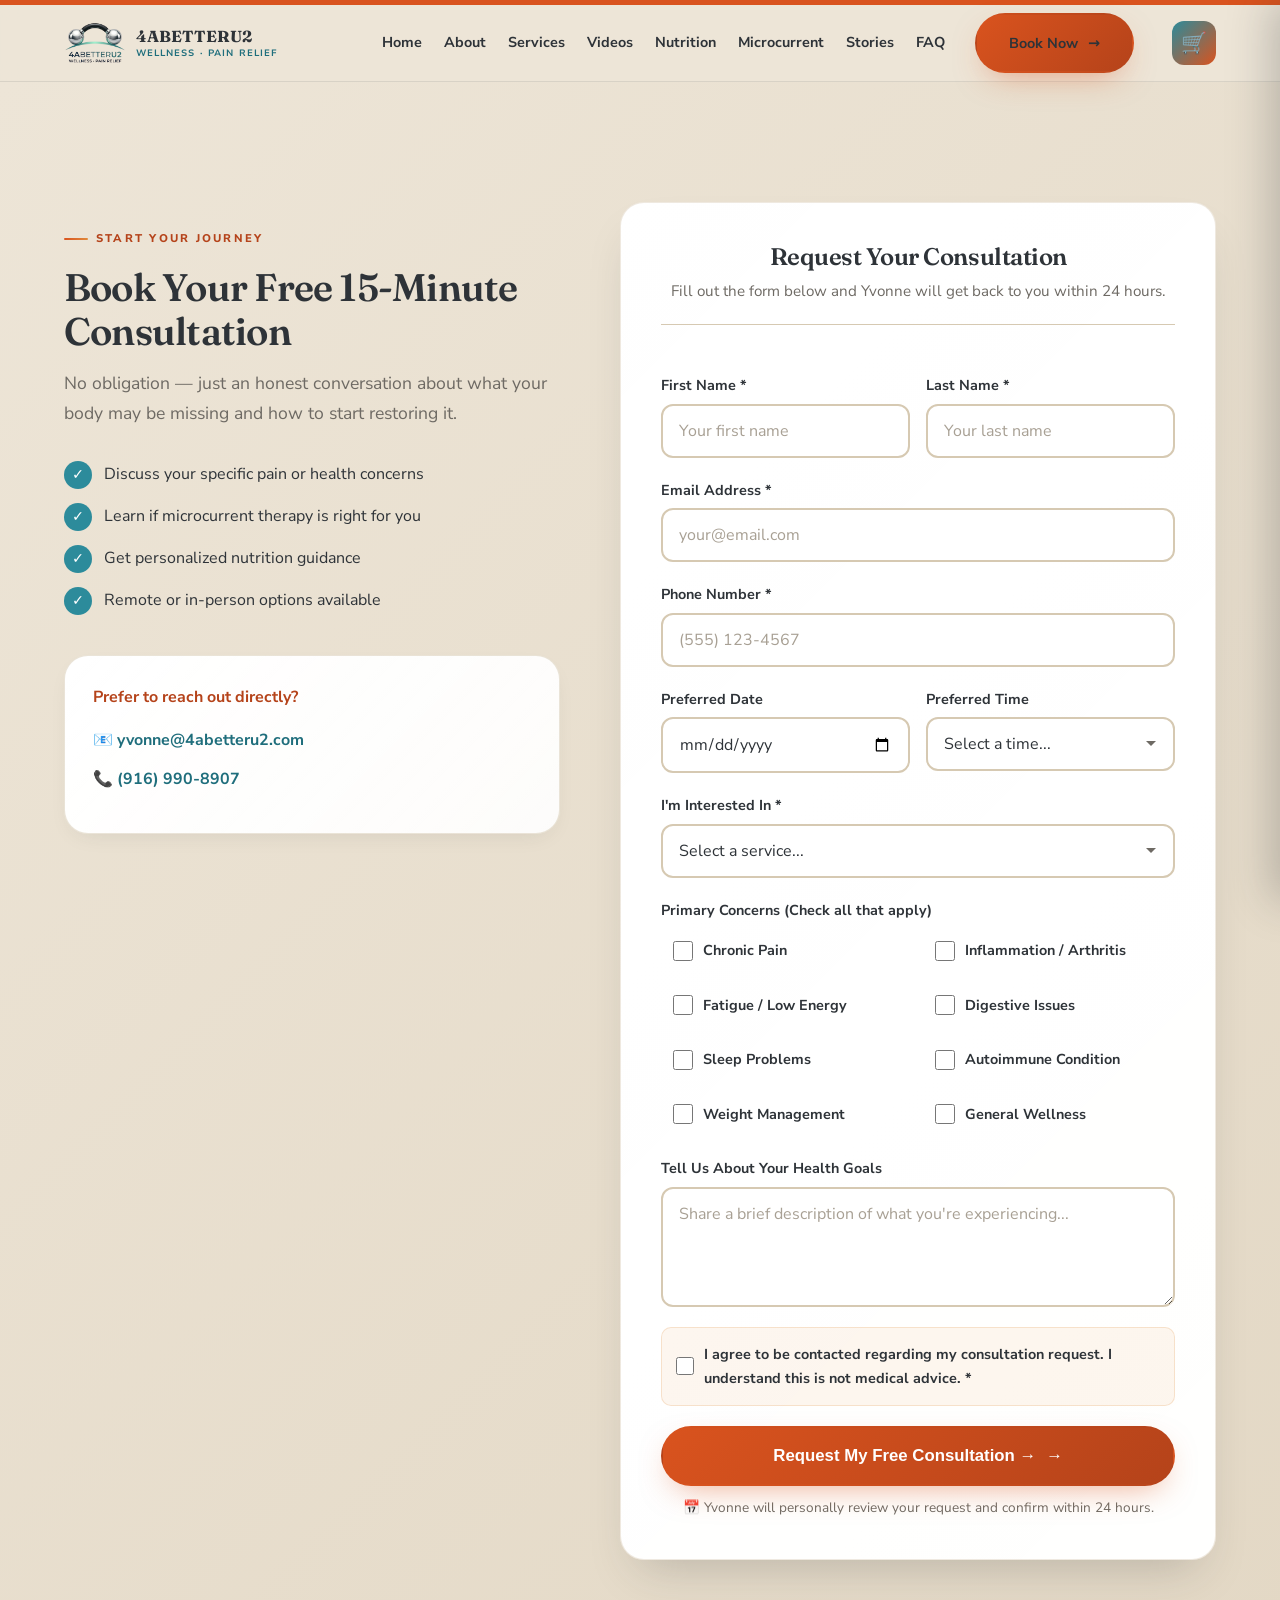
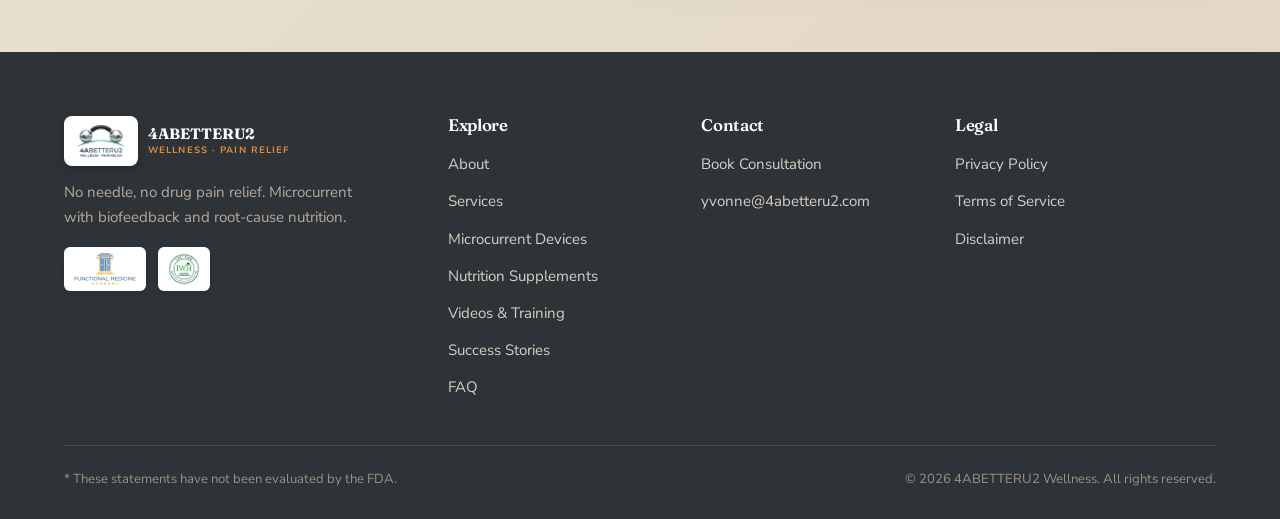
<file: contact.html>
<!DOCTYPE html>
<html lang="en">
<head>
  <meta charset="UTF-8" />
  <meta name="viewport" content="width=device-width, initial-scale=1.0" />
  <title>Book Your Free Consultation | Contact 4ABETTERU2 Wellness</title>
  <meta name="description" content="Book your free 15-minute consultation with Yvonne Rea. No obligation - discuss your health concerns and learn how microcurrent therapy and nutrition can help." />
  <link rel="canonical" href="https://www.4abetteru2.com/contact.html" />
  
  <!-- Favicon -->
  <link rel="icon" type="image/x-icon" href="images/favicon_io/favicon.ico" />
  <link rel="icon" type="image/png" sizes="32x32" href="images/favicon_io/favicon-32x32.png" />
  <link rel="apple-touch-icon" sizes="180x180" href="images/favicon_io/apple-touch-icon.png" />
  
  <!-- Fonts -->
  <link href="https://fonts.googleapis.com/css2?family=Fraunces:ital,opsz,wght@0,9..144,400;0,9..144,600;0,9..144,700;1,9..144,500&family=Nunito+Sans:wght@400;700;800;900&display=swap" rel="stylesheet" />
  <link rel="stylesheet" href="styles.css" />
  <link rel="stylesheet" href="cart.css" />
</head>
<body>

  <!-- ============== HEADER ============== -->
  <header class="site-header">
    <div class="container nav">
      <a href="index.html" class="brand">
        <img src="images/logo.png" alt="4ABETTERU2 Wellness Logo" class="brand-logo" />
        <span>4ABETTERU2<small>Wellness · Pain Relief</small></span>
      </a>
      <nav>
        <button class="nav-toggle" id="navToggle" aria-label="Toggle navigation"><span></span><span></span><span></span></button>
                <ul class="nav-links" id="navLinks">
          <li><a href="index.html">Home</a></li>
          <li><a href="about.html">About</a></li>
          <li><a href="services.html">Services</a></li>
          <li><a href="videos.html">Videos</a></li>
          <li><a href="products.html">Nutrition</a></li>
          <li><a href="microcurrent.html">Microcurrent</a></li>
          <li><a href="success-stories.html">Stories</a></li>
          <li><a href="faq.html">FAQ</a></li>
          <li class="nav-cta"><a href="contact.html" class="btn btn-primary">Book Now</a></li>
          <li class="cart-icon-wrap">
            <button id="cartToggle" class="cart-icon" aria-label="Shopping Cart">
              🛒
              <span class="cart-count" id="cartCount" style="display:none">0</span>
            </button>
          </li>
        </ul>
      </nav>
    </div>
  </header>

  <!-- ============== CONTACT/BOOKING PAGE CONTENT ============== -->
  <section class="section booking" style="padding-top:120px">
    <div class="container">
      <div class="booking-grid">
        <div class="booking-info">
          <span class="eyebrow">Start Your Journey</span>
          <h2>Book Your Free 15-Minute Consultation</h2>
          <p class="section-lead">No obligation — just an honest conversation about what your body may be missing and how to start restoring it.</p>
          
          <div class="booking-benefits">
            <div class="benefit-item">
              <span class="benefit-icon">✓</span>
              <span>Discuss your specific pain or health concerns</span>
            </div>
            <div class="benefit-item">
              <span class="benefit-icon">✓</span>
              <span>Learn if microcurrent therapy is right for you</span>
            </div>
            <div class="benefit-item">
              <span class="benefit-icon">✓</span>
              <span>Get personalized nutrition guidance</span>
            </div>
            <div class="benefit-item">
              <span class="benefit-icon">✓</span>
              <span>Remote or in-person options available</span>
            </div>
          </div>
          
          <div class="booking-contact">
            <p><strong>Prefer to reach out directly?</strong></p>
            <a href="mailto:yvonne@4abetteru2.com" class="contact-link">📧 yvonne@4abetteru2.com</a>
            <a href="tel:+19169908907" class="contact-link">📞 (916) 990-8907</a>
          </div>
        </div>
        
        <div class="booking-form-wrap">
          <!-- Netlify Form -->
          <form name="booking-consultation" method="POST" data-netlify="true" data-netlify-honeypot="bot-field" class="booking-form" id="bookingForm">
            <div style="display:none;">
              <label>Don't fill this out if you're human: <input name="bot-field" /></label>
            </div>
            <input type="hidden" name="form-name" value="booking-consultation" />
            
            <div class="form-header">
              <h3>Request Your Consultation</h3>
              <p>Fill out the form below and Yvonne will get back to you within 24 hours.</p>
            </div>
            
            <div class="form-row">
              <div class="form-group">
                <label for="firstName">First Name *</label>
                <input type="text" id="firstName" name="firstName" required placeholder="Your first name" />
              </div>
              <div class="form-group">
                <label for="lastName">Last Name *</label>
                <input type="text" id="lastName" name="lastName" required placeholder="Your last name" />
              </div>
            </div>
            
            <div class="form-group">
              <label for="email">Email Address *</label>
              <input type="email" id="email" name="email" required placeholder="your@email.com" />
            </div>
            
            <div class="form-group">
              <label for="phone">Phone Number *</label>
              <input type="tel" id="phone" name="phone" required placeholder="(555) 123-4567" />
            </div>
            
            <div class="form-row">
              <div class="form-group">
                <label for="preferredDate">Preferred Date</label>
                <input type="date" id="preferredDate" name="preferredDate" />
              </div>
              <div class="form-group">
                <label for="preferredTime">Preferred Time</label>
                <select id="preferredTime" name="preferredTime">
                  <option value="">Select a time...</option>
                  <option value="morning">Morning (9am - 12pm)</option>
                  <option value="afternoon">Afternoon (12pm - 5pm)</option>
                  <option value="evening">Evening (5pm - 7pm)</option>
                  <option value="flexible">I'm Flexible</option>
                </select>
              </div>
            </div>
            
            <div class="form-group">
              <label for="serviceInterest">I'm Interested In *</label>
              <select id="serviceInterest" name="serviceInterest" required>
                <option value="">Select a service...</option>
                <option value="microcurrent">Microcurrent & Frequency Therapy</option>
                <option value="functional-medicine">Functional Medicine Consultation</option>
                <option value="nutrition">90 For Life Nutrition Protocol</option>
                <option value="combination">Combination of Services</option>
                <option value="not-sure">Not Sure - Need Guidance</option>
              </select>
            </div>
            
            <div class="form-group">
              <label>Primary Concerns (Check all that apply)</label>
              <div class="checkbox-group">
                <label class="checkbox-label"><input type="checkbox" name="concerns" value="chronic-pain" /><span>Chronic Pain</span></label>
                <label class="checkbox-label"><input type="checkbox" name="concerns" value="inflammation" /><span>Inflammation / Arthritis</span></label>
                <label class="checkbox-label"><input type="checkbox" name="concerns" value="fatigue" /><span>Fatigue / Low Energy</span></label>
                <label class="checkbox-label"><input type="checkbox" name="concerns" value="digestive" /><span>Digestive Issues</span></label>
                <label class="checkbox-label"><input type="checkbox" name="concerns" value="sleep" /><span>Sleep Problems</span></label>
                <label class="checkbox-label"><input type="checkbox" name="concerns" value="autoimmune" /><span>Autoimmune Condition</span></label>
                <label class="checkbox-label"><input type="checkbox" name="concerns" value="weight" /><span>Weight Management</span></label>
                <label class="checkbox-label"><input type="checkbox" name="concerns" value="general-wellness" /><span>General Wellness</span></label>
              </div>
            </div>
            
            <div class="form-group">
              <label for="message">Tell Us About Your Health Goals</label>
              <textarea id="message" name="message" rows="4" placeholder="Share a brief description of what you're experiencing..."></textarea>
            </div>
            
            <div class="form-group">
              <label class="checkbox-label consent-label">
                <input type="checkbox" name="consent" required />
                <span>I agree to be contacted regarding my consultation request. I understand this is not medical advice. *</span>
              </label>
            </div>
            
            <button type="submit" class="btn btn-primary btn-full">Request My Free Consultation →</button>
            <p class="form-note">📅 Yvonne will personally review your request and confirm within 24 hours.</p>
          </form>
          
          <div id="formSuccess" class="form-success" style="display:none;">
            <div class="success-icon">✓</div>
            <h3>Thank You!</h3>
            <p>Your consultation request has been received. Yvonne will review and get back to you within 24 hours.</p>
            <button onclick="resetForm()" class="btn btn-light">Submit Another Request</button>
          </div>
        </div>
      </div>
    </div>
  </section>

  <!-- ============== FOOTER ============== -->
  <footer class="footer">
    <div class="container">
      <div class="footer-grid">
        <div>
          <a href="index.html" class="brand"><img src="images/logo.png" alt="4ABETTERU2 Wellness Logo" class="brand-logo" /><span>4ABETTERU2<small>Wellness · Pain Relief</small></span></a>
          <p class="desc">No needle, no drug pain relief. Microcurrent with biofeedback and root-cause nutrition.</p>
          <div class="cert-logos">
            <img src="images/FMA%20Functional%20Med%20Academy%20Logo.avif" alt="Functional Medicine Academy" class="cert-logo" />
            <img src="images/IWH%20Coaching%20logo.avif" alt="IWH Coaching" class="cert-logo" />
          </div>
        </div>
        <div>
          <h4>Explore</h4>
          <ul>
            <li><a href="about.html">About</a></li>
            <li><a href="services.html">Services</a></li>
            <li><a href="microcurrent.html">Microcurrent Devices</a></li>
            <li><a href="products.html">Nutrition Supplements</a></li>
            <li><a href="videos.html">Videos &amp; Training</a></li>
            <li><a href="success-stories.html">Success Stories</a></li>
            <li><a href="faq.html">FAQ</a></li>
          </ul>
        </div>
        <div>
          <h4>Contact</h4>
          <ul>
            <li><a href="contact.html">Book Consultation</a></li>
            <li><a href="mailto:yvonne@4abetteru2.com">yvonne@4abetteru2.com</a></li>
          </ul>
        </div>
        <div>
          <h4>Legal</h4>
          <ul>
            <li><a href="privacy-policy.html">Privacy Policy</a></li>
            <li><a href="terms-of-service.html">Terms of Service</a></li>
            <li><a href="disclaimer.html">Disclaimer</a></li>
          </ul>
        </div>
      </div>
      <div class="footer-bottom">
        <p class="disc">* These statements have not been evaluated by the FDA.</p>
        <p>© <span id="year">2026</span> 4ABETTERU2 Wellness. All rights reserved.</p>
      </div>
    </div>
  </footer>

  <!-- ============== CART MODAL / SLIDE-OUT DRAWER ============== -->
  <div class="cart-modal-backdrop" id="cartBackdrop"></div>
  <div class="cart-modal" id="cartModal">
    <div class="cart-modal-header">
      <h3>🛒 Your Cart</h3>
      <button class="cart-modal-close" id="closeCart">×</button>
    </div>
    <div class="cart-modal-body">
      <div class="cart-empty" id="cartEmpty">
        <div class="cart-empty-icon">🛒</div>
        <h4>Your cart is empty</h4>
        <p>Browse our products and add items to get started with your wellness journey.</p>
        <a href="products.html" class="btn btn-primary" style="margin-top:20px">Browse Products</a>
      </div>
      <div class="cart-items" id="cartItems"></div>
    </div>
    <div class="cart-modal-footer">
      <div class="cart-subtotal">
        <span class="cart-subtotal-label">Subtotal</span>
        <span class="cart-subtotal-amount" id="cartSubtotal">$0.00</span>
      </div>
      <button class="cart-checkout-btn" id="checkoutBtn">Proceed to Checkout →</button>
      <button class="cart-continue-btn" id="continueShopping2">Continue Shopping</button>
      <p class="cart-note">Secure checkout powered by Youngevity. You'll be redirected to complete your purchase.</p>
    </div>
  </div>

  <script src="products.js"></script>
  <script src="cart.js"></script>
  <script src="script.js"></script>
</body>
</html>
</file>
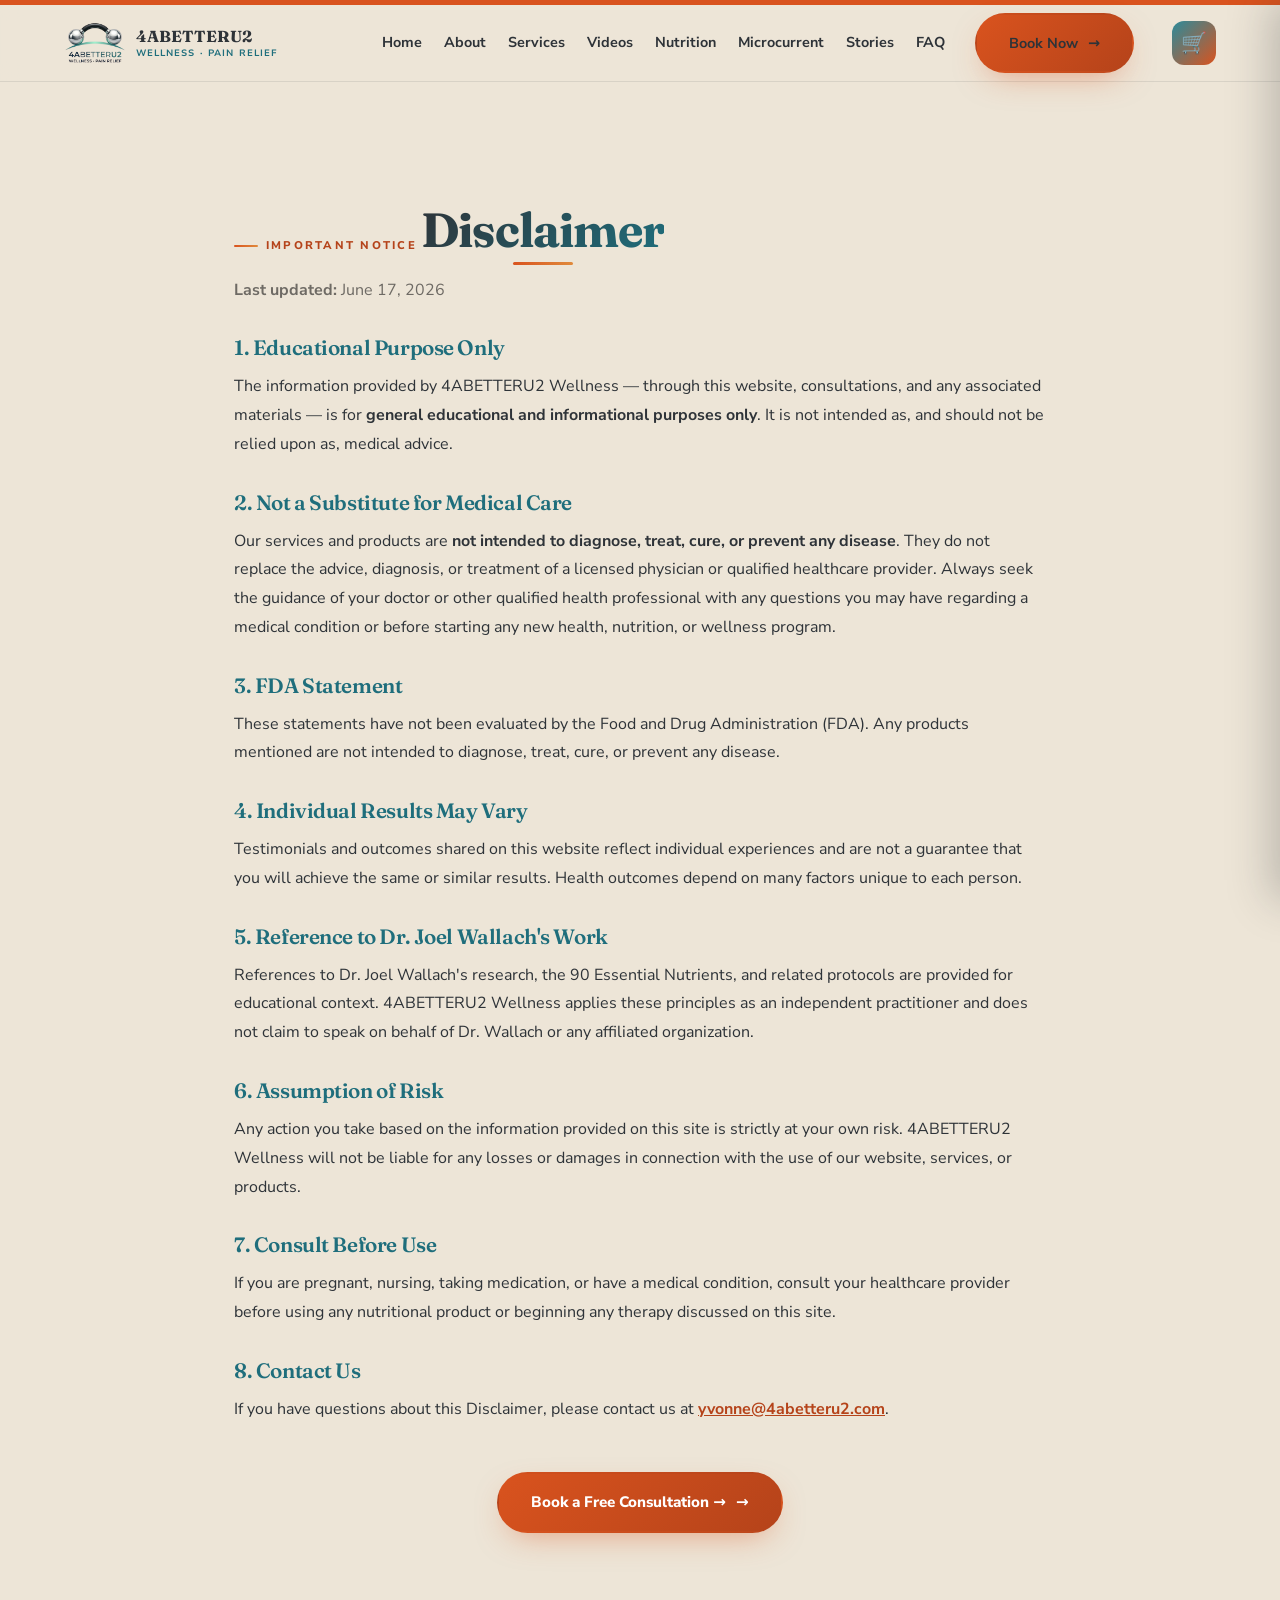
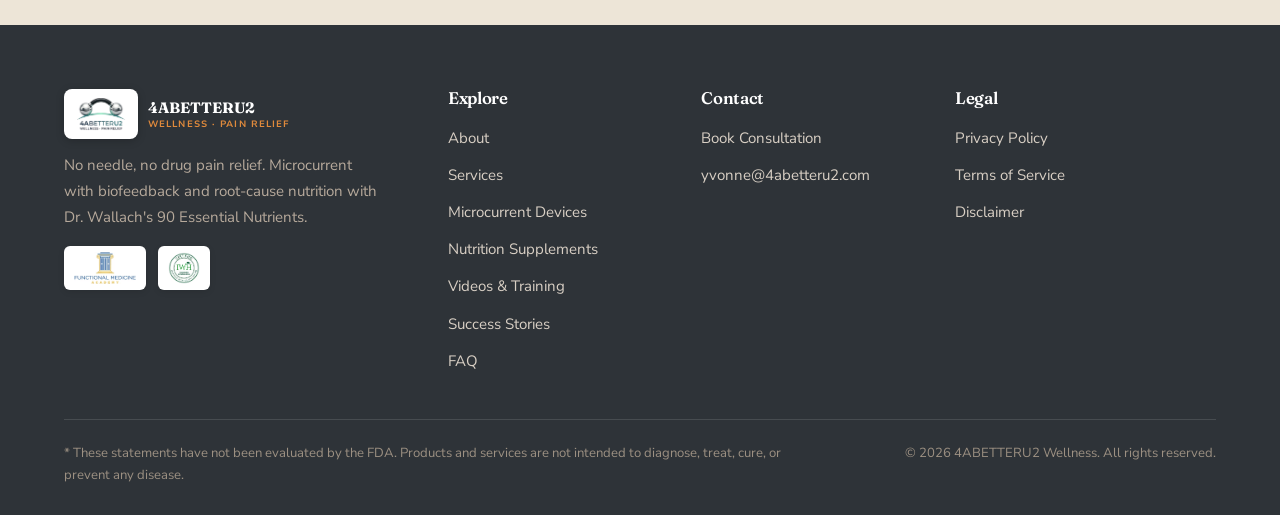
<file: disclaimer.html>
<!DOCTYPE html>
<html lang="en">
<head>
  <meta charset="UTF-8" />
  <meta name="viewport" content="width=device-width, initial-scale=1.0" />
  <title>Disclaimer | 4ABETTERU2 Wellness</title>
  <meta name="description" content="Health and medical disclaimer for 4ABETTERU2 Wellness. Our content and services are educational and not a substitute for professional medical care." />
  <link rel="canonical" href="https://www.4abetteru2.com/disclaimer.html" />

  <!-- Favicon -->
  <link rel="icon" type="image/x-icon" href="images/favicon_io/favicon.ico" />
  <link rel="icon" type="image/png" sizes="32x32" href="images/favicon_io/favicon-32x32.png" />
  <link rel="apple-touch-icon" sizes="180x180" href="images/favicon_io/apple-touch-icon.png" />

  <!-- Fonts -->
  <link href="https://fonts.googleapis.com/css2?family=Fraunces:ital,opsz,wght@0,9..144,400;0,9..144,600;0,9..144,700;1,9..144,500&family=Nunito+Sans:wght@400;700;800;900&display=swap" rel="stylesheet" />
  <link rel="stylesheet" href="styles.css" />
  <link rel="stylesheet" href="cart.css" />
</head>
<body>

  <!-- ============== HEADER ============== -->
  <header class="site-header">
    <div class="container nav">
      <a href="index.html" class="brand">
        <img src="images/logo.png" alt="4ABETTERU2 Wellness Logo" class="brand-logo" />
        <span>4ABETTERU2<small>Wellness · Pain Relief</small></span>
      </a>
      <nav>
        <button class="nav-toggle" id="navToggle" aria-label="Toggle navigation"><span></span><span></span><span></span></button>
                <ul class="nav-links" id="navLinks">
          <li><a href="index.html">Home</a></li>
          <li><a href="about.html">About</a></li>
          <li><a href="services.html">Services</a></li>
          <li><a href="videos.html">Videos</a></li>
          <li><a href="products.html">Nutrition</a></li>
          <li><a href="microcurrent.html">Microcurrent</a></li>
          <li><a href="success-stories.html">Stories</a></li>
          <li><a href="faq.html">FAQ</a></li>
          <li class="nav-cta"><a href="contact.html" class="btn btn-primary">Book Now</a></li>
          <li class="cart-icon-wrap">
            <button id="cartToggle" class="cart-icon" aria-label="Shopping Cart">
              🛒
              <span class="cart-count" id="cartCount" style="display:none">0</span>
            </button>
          </li>
        </ul>
      </nav>
    </div>
  </header>

  <!-- ============== LEGAL CONTENT ============== -->
  <section class="section" style="padding-top:120px">
    <div class="container" style="max-width:860px">
      <span class="eyebrow">Important Notice</span>
      <h1 class="section-title" style="text-align:left">Disclaimer</h1>
      <p style="color:var(--muted)"><strong>Last updated:</strong> June 17, 2026</p>

      <div class="legal-body" style="margin-top:32px; line-height:1.8;">
        <h3>1. Educational Purpose Only</h3>
        <p>The information provided by 4ABETTERU2 Wellness — through this website, consultations, and any associated materials — is for <strong>general educational and informational purposes only</strong>. It is not intended as, and should not be relied upon as, medical advice.</p>

        <h3>2. Not a Substitute for Medical Care</h3>
        <p>Our services and products are <strong>not intended to diagnose, treat, cure, or prevent any disease</strong>. They do not replace the advice, diagnosis, or treatment of a licensed physician or qualified healthcare provider. Always seek the guidance of your doctor or other qualified health professional with any questions you may have regarding a medical condition or before starting any new health, nutrition, or wellness program.</p>

        <h3>3. FDA Statement</h3>
        <p>These statements have not been evaluated by the Food and Drug Administration (FDA). Any products mentioned are not intended to diagnose, treat, cure, or prevent any disease.</p>

        <h3>4. Individual Results May Vary</h3>
        <p>Testimonials and outcomes shared on this website reflect individual experiences and are not a guarantee that you will achieve the same or similar results. Health outcomes depend on many factors unique to each person.</p>

        <h3>5. Reference to Dr. Joel Wallach's Work</h3>
        <p>References to Dr. Joel Wallach's research, the 90 Essential Nutrients, and related protocols are provided for educational context. 4ABETTERU2 Wellness applies these principles as an independent practitioner and does not claim to speak on behalf of Dr. Wallach or any affiliated organization.</p>

        <h3>6. Assumption of Risk</h3>
        <p>Any action you take based on the information provided on this site is strictly at your own risk. 4ABETTERU2 Wellness will not be liable for any losses or damages in connection with the use of our website, services, or products.</p>

        <h3>7. Consult Before Use</h3>
        <p>If you are pregnant, nursing, taking medication, or have a medical condition, consult your healthcare provider before using any nutritional product or beginning any therapy discussed on this site.</p>

        <h3>8. Contact Us</h3>
        <p>If you have questions about this Disclaimer, please contact us at <a href="mailto:yvonne@4abetteru2.com">yvonne@4abetteru2.com</a>.</p>
      </div>

      <div class="center" style="margin-top:48px">
        <a href="contact.html" class="btn btn-primary">Book a Free Consultation →</a>
      </div>
    </div>
  </section>

  <!-- ============== FOOTER ============== -->
  <footer class="footer">
    <div class="container">
      <div class="footer-grid">
        <div>
          <a href="index.html" class="brand"><img src="images/logo.png" alt="4ABETTERU2 Wellness Logo" class="brand-logo" /><span>4ABETTERU2<small>Wellness · Pain Relief</small></span></a>
          <p class="desc">No needle, no drug pain relief. Microcurrent with biofeedback and root-cause nutrition with Dr. Wallach's 90 Essential Nutrients.</p>
          <div class="cert-logos">
            <img src="images/FMA%20Functional%20Med%20Academy%20Logo.avif" alt="Functional Medicine Academy" class="cert-logo" />
            <img src="images/IWH%20Coaching%20logo.avif" alt="IWH Coaching" class="cert-logo" />
          </div>
        </div>
        <div>
          <h4>Explore</h4>
          <ul>
            <li><a href="about.html">About</a></li>
            <li><a href="services.html">Services</a></li>
            <li><a href="microcurrent.html">Microcurrent Devices</a></li>
            <li><a href="products.html">Nutrition Supplements</a></li>
            <li><a href="videos.html">Videos &amp; Training</a></li>
            <li><a href="success-stories.html">Success Stories</a></li>
            <li><a href="faq.html">FAQ</a></li>
          </ul>
        </div>
        <div>
          <h4>Contact</h4>
          <ul>
            <li><a href="contact.html">Book Consultation</a></li>
            <li><a href="mailto:yvonne@4abetteru2.com">yvonne@4abetteru2.com</a></li>
          </ul>
        </div>
        <div>
          <h4>Legal</h4>
          <ul>
            <li><a href="privacy-policy.html">Privacy Policy</a></li>
            <li><a href="terms-of-service.html">Terms of Service</a></li>
            <li><a href="disclaimer.html">Disclaimer</a></li>
          </ul>
        </div>
      </div>
      <div class="footer-bottom">
        <p class="disc">* These statements have not been evaluated by the FDA. Products and services are not intended to diagnose, treat, cure, or prevent any disease.</p>
        <p>© <span id="year">2026</span> 4ABETTERU2 Wellness. All rights reserved.</p>
      </div>
    </div>
  </footer>

  <!-- ============== CART MODAL / SLIDE-OUT DRAWER ============== -->
  <div class="cart-modal-backdrop" id="cartBackdrop"></div>
  <div class="cart-modal" id="cartModal">
    <div class="cart-modal-header">
      <h3>🛒 Your Cart</h3>
      <button class="cart-modal-close" id="closeCart">×</button>
    </div>
    <div class="cart-modal-body">
      <div class="cart-empty" id="cartEmpty">
        <div class="cart-empty-icon">🛒</div>
        <h4>Your cart is empty</h4>
        <p>Browse our products and add items to get started with your wellness journey.</p>
        <a href="products.html" class="btn btn-primary" style="margin-top:20px">Browse Products</a>
      </div>
      <div class="cart-items" id="cartItems"></div>
    </div>
    <div class="cart-modal-footer">
      <div class="cart-subtotal">
        <span class="cart-subtotal-label">Subtotal</span>
        <span class="cart-subtotal-amount" id="cartSubtotal">$0.00</span>
      </div>
      <button class="cart-checkout-btn" id="checkoutBtn">Proceed to Checkout →</button>
      <button class="cart-continue-btn" id="continueShopping2">Continue Shopping</button>
      <p class="cart-note">Secure checkout powered by Youngevity. You'll be redirected to complete your purchase.</p>
    </div>
  </div>

  <script src="products.js"></script>
  <script src="cart.js"></script>
  <script src="script.js"></script>
</body>
</html>
</file>
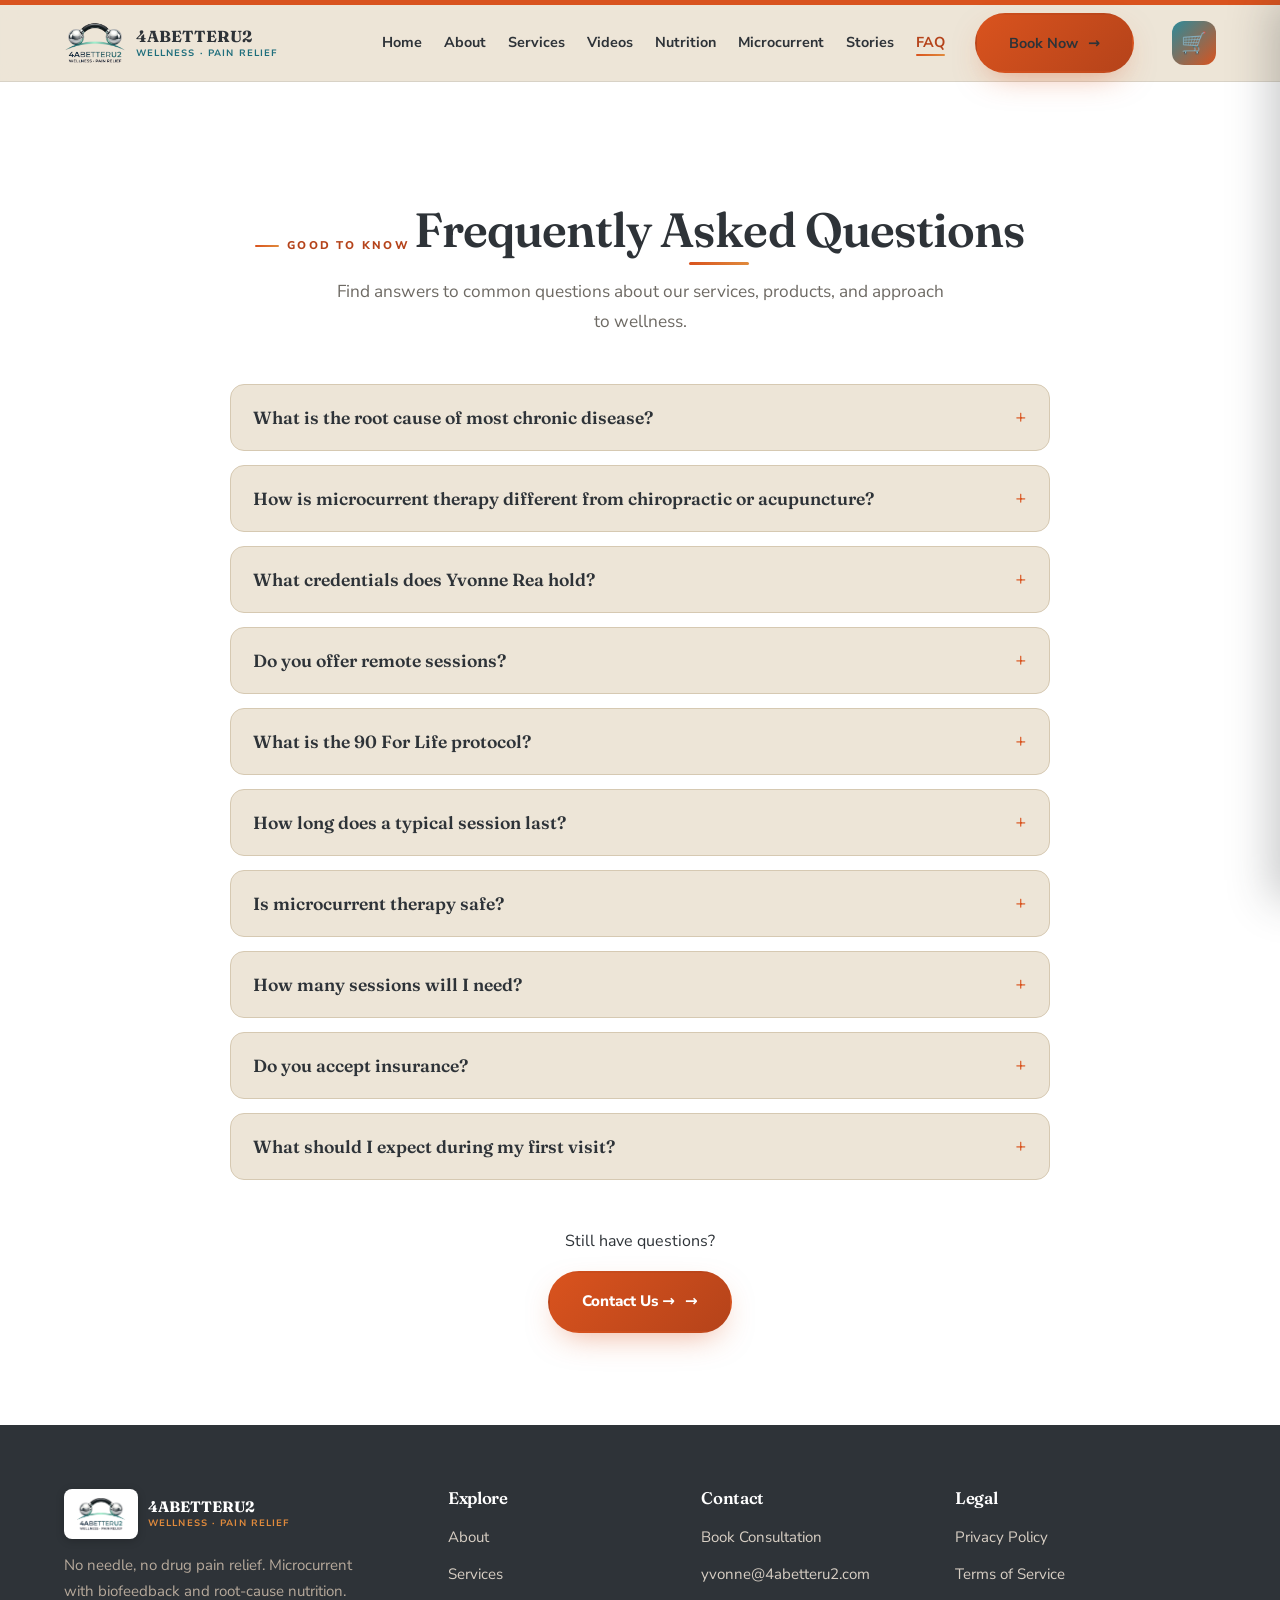
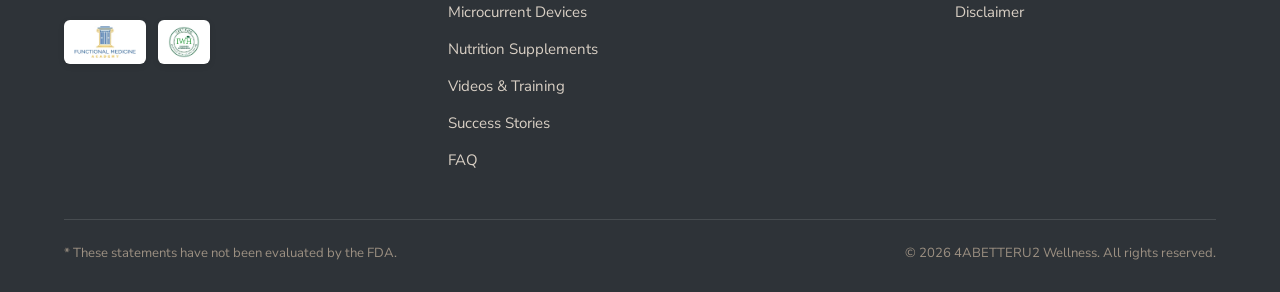
<file: faq.html>
<!DOCTYPE html>
<html lang="en">
<head>
  <meta charset="UTF-8" />
  <meta name="viewport" content="width=device-width, initial-scale=1.0" />
  <title>FAQ | Frequently Asked Questions | 4ABETTERU2 Wellness</title>
  <meta name="description" content="Find answers to common questions about microcurrent therapy, functional medicine, the 90 For Life protocol, and booking appointments with Yvonne Rea." />
  <link rel="canonical" href="https://www.4abetteru2.com/faq.html" />
  
  <!-- Favicon -->
  <link rel="icon" type="image/x-icon" href="images/favicon_io/favicon.ico" />
  <link rel="icon" type="image/png" sizes="32x32" href="images/favicon_io/favicon-32x32.png" />
  <link rel="apple-touch-icon" sizes="180x180" href="images/favicon_io/apple-touch-icon.png" />
  
  <!-- Fonts -->
  <link href="https://fonts.googleapis.com/css2?family=Fraunces:ital,opsz,wght@0,9..144,400;0,9..144,600;0,9..144,700;1,9..144,500&family=Nunito+Sans:wght@400;700;800;900&display=swap" rel="stylesheet" />
  <link rel="stylesheet" href="styles.css" />
  <link rel="stylesheet" href="cart.css" />
</head>
<body>

  <!-- ============== HEADER ============== -->
  <header class="site-header">
    <div class="container nav">
      <a href="index.html" class="brand">
        <img src="images/logo.png" alt="4ABETTERU2 Wellness Logo" class="brand-logo" />
        <span>4ABETTERU2<small>Wellness · Pain Relief</small></span>
      </a>
      <nav>
        <button class="nav-toggle" id="navToggle" aria-label="Toggle navigation"><span></span><span></span><span></span></button>
                <ul class="nav-links" id="navLinks">
          <li><a href="index.html">Home</a></li>
          <li><a href="about.html">About</a></li>
          <li><a href="services.html">Services</a></li>
          <li><a href="videos.html">Videos</a></li>
          <li><a href="products.html">Nutrition</a></li>
          <li><a href="microcurrent.html">Microcurrent</a></li>
          <li><a href="success-stories.html">Stories</a></li>
          <li><a href="faq.html" class="active">FAQ</a></li>
          <li class="nav-cta"><a href="contact.html" class="btn btn-primary">Book Now</a></li>
          <li class="cart-icon-wrap">
            <button id="cartToggle" class="cart-icon" aria-label="Shopping Cart">
              🛒
              <span class="cart-count" id="cartCount" style="display:none">0</span>
            </button>
          </li>
        </ul>
      </nav>
    </div>
  </header>

  <!-- ============== FAQ PAGE CONTENT ============== -->
  <section class="section faq" style="padding-top:120px">
    <div class="container">
      <div class="center">
        <span class="eyebrow">Good To Know</span>
        <h2 class="section-title">Frequently Asked Questions</h2>
        <p class="section-lead">Find answers to common questions about our services, products, and approach to wellness.</p>
      </div>
      <div class="faq-list" style="margin-top:48px">
        <div class="faq-item">
          <button class="faq-q">What is the root cause of most chronic disease? <span class="chev">+</span></button>
          <div class="faq-a"><p>According to Dr. Joel Wallach's 40+ years of research, mineral and essential nutrient deficiency is the root cause of most chronic illness. Yvonne uses functional medicine and microcurrent therapy to identify and correct those deficiencies.</p></div>
        </div>
        <div class="faq-item">
          <button class="faq-q">How is microcurrent therapy different from chiropractic or acupuncture? <span class="chev">+</span></button>
          <div class="faq-a"><p>Microcurrent therapy works directly with the body's electrical system to restore cellular voltage, which improves nutrient absorption and accelerates healing — a unique bridge between physics and biology. No needles, no manipulation, no drugs.</p></div>
        </div>
        <div class="faq-item">
          <button class="faq-q">What credentials does Yvonne Rea hold? <span class="chev">+</span></button>
          <div class="faq-a"><p>Yvonne is Board Certified and holds certifications as a Functional Medicine Certified practitioner (FMC), Certified Microcurrent Therapist (CMCT), and Holistic Health Practitioner (HHP), with 15+ years of clinical experience. She is also a U.S. Navy veteran.</p></div>
        </div>
        <div class="faq-item">
          <button class="faq-q">Do you offer remote sessions? <span class="chev">+</span></button>
          <div class="faq-a"><p>Yes. Remote sessions are available so you can experience frequency and nutrition support from wherever you are.</p></div>
        </div>
        <div class="faq-item">
          <button class="faq-q">What is the 90 For Life protocol? <span class="chev">+</span></button>
          <div class="faq-a"><p>The 90 For Life protocol, developed by Dr. Joel Wallach, provides the 90 essential nutrients your body needs: 60 minerals, 16 vitamins, 12 amino acids, and 3 essential fatty acids. These liquid plant-based supplements are designed for maximum absorption and cellular health.</p></div>
        </div>
        <div class="faq-item">
          <button class="faq-q">How long does a typical session last? <span class="chev">+</span></button>
          <div class="faq-a"><p>Initial consultations are typically 60-90 minutes to allow for a comprehensive health history and assessment. Follow-up microcurrent sessions usually last 45-60 minutes depending on your specific needs.</p></div>
        </div>
        <div class="faq-item">
          <button class="faq-q">Is microcurrent therapy safe? <span class="chev">+</span></button>
          <div class="faq-a"><p>Yes, microcurrent therapy is FDA-cleared and considered very safe. It uses extremely low-level electrical currents (micro-amperes) that are similar to the body's own natural electrical signals. It is non-invasive, painless, and has no known side effects.</p></div>
        </div>
        <div class="faq-item">
          <button class="faq-q">How many sessions will I need? <span class="chev">+</span></button>
          <div class="faq-a"><p>Every person is different. Some clients experience relief after just one session, while chronic conditions may require a series of treatments. During your free consultation, Yvonne will recommend a personalized treatment plan based on your specific needs and goals.</p></div>
        </div>
        <div class="faq-item">
          <button class="faq-q">Do you accept insurance? <span class="chev">+</span></button>
          <div class="faq-a"><p>We do not bill insurance directly. However, we can provide you with detailed receipts that you may submit to your insurance company for potential reimbursement, depending on your coverage. HSA/FSA cards are accepted.</p></div>
        </div>
        <div class="faq-item">
          <button class="faq-q">What should I expect during my first visit? <span class="chev">+</span></button>
          <div class="faq-a"><p>Your first visit begins with a comprehensive health history review. We'll discuss your symptoms, lifestyle, diet, and health goals. Depending on your needs, we may perform a biofeedback assessment and begin microcurrent treatment. You'll leave with a personalized wellness plan.</p></div>
        </div>
      </div>
      
      <div class="center" style="margin-top:48px">
        <p>Still have questions?</p>
        <a href="contact.html" class="btn btn-primary" style="margin-top:16px">Contact Us →</a>
      </div>
    </div>
  </section>

  <!-- ============== FOOTER ============== -->
  <footer class="footer">
    <div class="container">
      <div class="footer-grid">
        <div>
          <a href="index.html" class="brand"><img src="images/logo.png" alt="4ABETTERU2 Wellness Logo" class="brand-logo" /><span>4ABETTERU2<small>Wellness · Pain Relief</small></span></a>
          <p class="desc">No needle, no drug pain relief. Microcurrent with biofeedback and root-cause nutrition.</p>
          <div class="cert-logos">
            <img src="images/FMA%20Functional%20Med%20Academy%20Logo.avif" alt="Functional Medicine Academy" class="cert-logo" />
            <img src="images/IWH%20Coaching%20logo.avif" alt="IWH Coaching" class="cert-logo" />
          </div>
        </div>
        <div>
          <h4>Explore</h4>
          <ul>
            <li><a href="about.html">About</a></li>
            <li><a href="services.html">Services</a></li>
            <li><a href="microcurrent.html">Microcurrent Devices</a></li>
            <li><a href="products.html">Nutrition Supplements</a></li>
            <li><a href="videos.html">Videos &amp; Training</a></li>
            <li><a href="success-stories.html">Success Stories</a></li>
            <li><a href="faq.html">FAQ</a></li>
          </ul>
        </div>
        <div>
          <h4>Contact</h4>
          <ul>
            <li><a href="contact.html">Book Consultation</a></li>
            <li><a href="mailto:yvonne@4abetteru2.com">yvonne@4abetteru2.com</a></li>
          </ul>
        </div>
        <div>
          <h4>Legal</h4>
          <ul>
            <li><a href="privacy-policy.html">Privacy Policy</a></li>
            <li><a href="terms-of-service.html">Terms of Service</a></li>
            <li><a href="disclaimer.html">Disclaimer</a></li>
          </ul>
        </div>
      </div>
      <div class="footer-bottom">
        <p class="disc">* These statements have not been evaluated by the FDA.</p>
        <p>© <span id="year">2026</span> 4ABETTERU2 Wellness. All rights reserved.</p>
      </div>
    </div>
  </footer>

  <!-- ============== CART MODAL / SLIDE-OUT DRAWER ============== -->
  <div class="cart-modal-backdrop" id="cartBackdrop"></div>
  <div class="cart-modal" id="cartModal">
    <div class="cart-modal-header">
      <h3>🛒 Your Cart</h3>
      <button class="cart-modal-close" id="closeCart">×</button>
    </div>
    <div class="cart-modal-body">
      <div class="cart-empty" id="cartEmpty">
        <div class="cart-empty-icon">🛒</div>
        <h4>Your cart is empty</h4>
        <p>Browse our products and add items to get started with your wellness journey.</p>
        <a href="products.html" class="btn btn-primary" style="margin-top:20px">Browse Products</a>
      </div>
      <div class="cart-items" id="cartItems"></div>
    </div>
    <div class="cart-modal-footer">
      <div class="cart-subtotal">
        <span class="cart-subtotal-label">Subtotal</span>
        <span class="cart-subtotal-amount" id="cartSubtotal">$0.00</span>
      </div>
      <button class="cart-checkout-btn" id="checkoutBtn">Proceed to Checkout →</button>
      <button class="cart-continue-btn" id="continueShopping2">Continue Shopping</button>
      <p class="cart-note">Secure checkout powered by Youngevity. You'll be redirected to complete your purchase.</p>
    </div>
  </div>

  <script src="products.js"></script>
  <script src="cart.js"></script>
  <script src="script.js"></script>
</body>
</html>
</file>
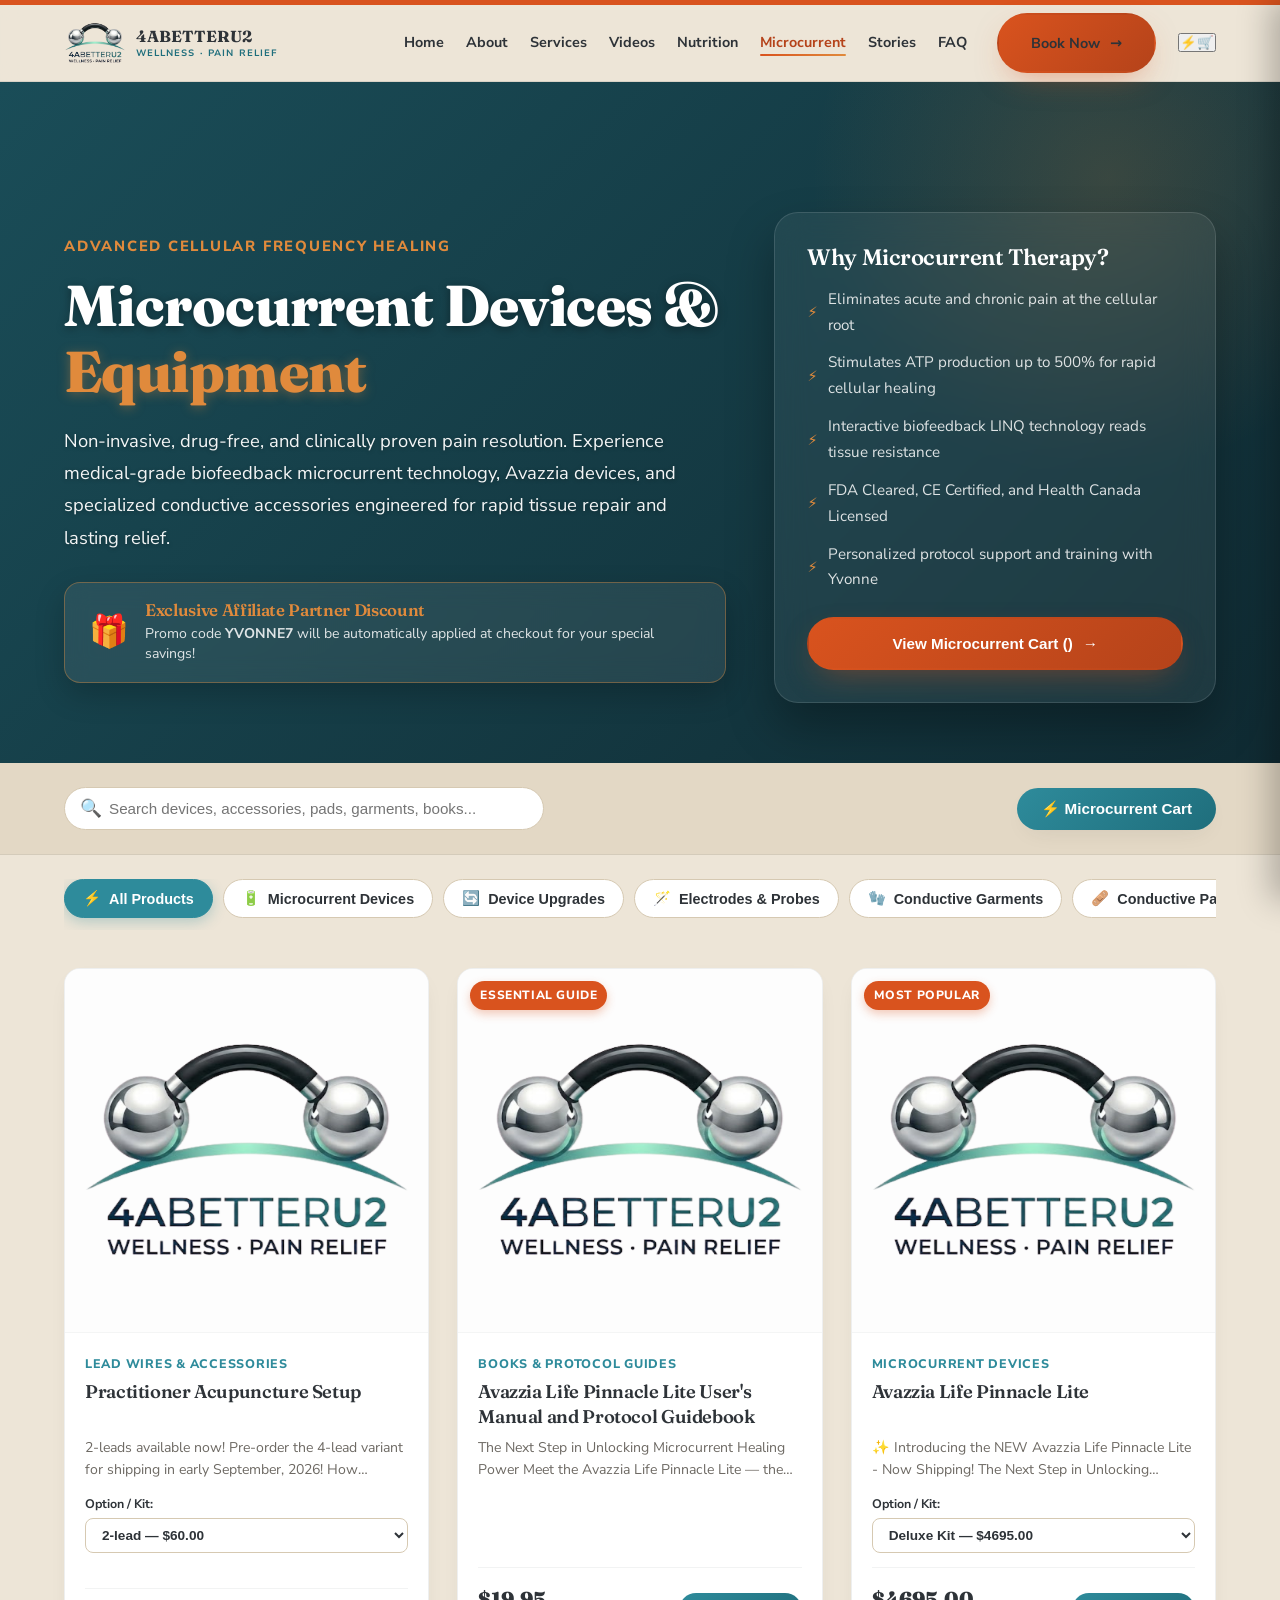
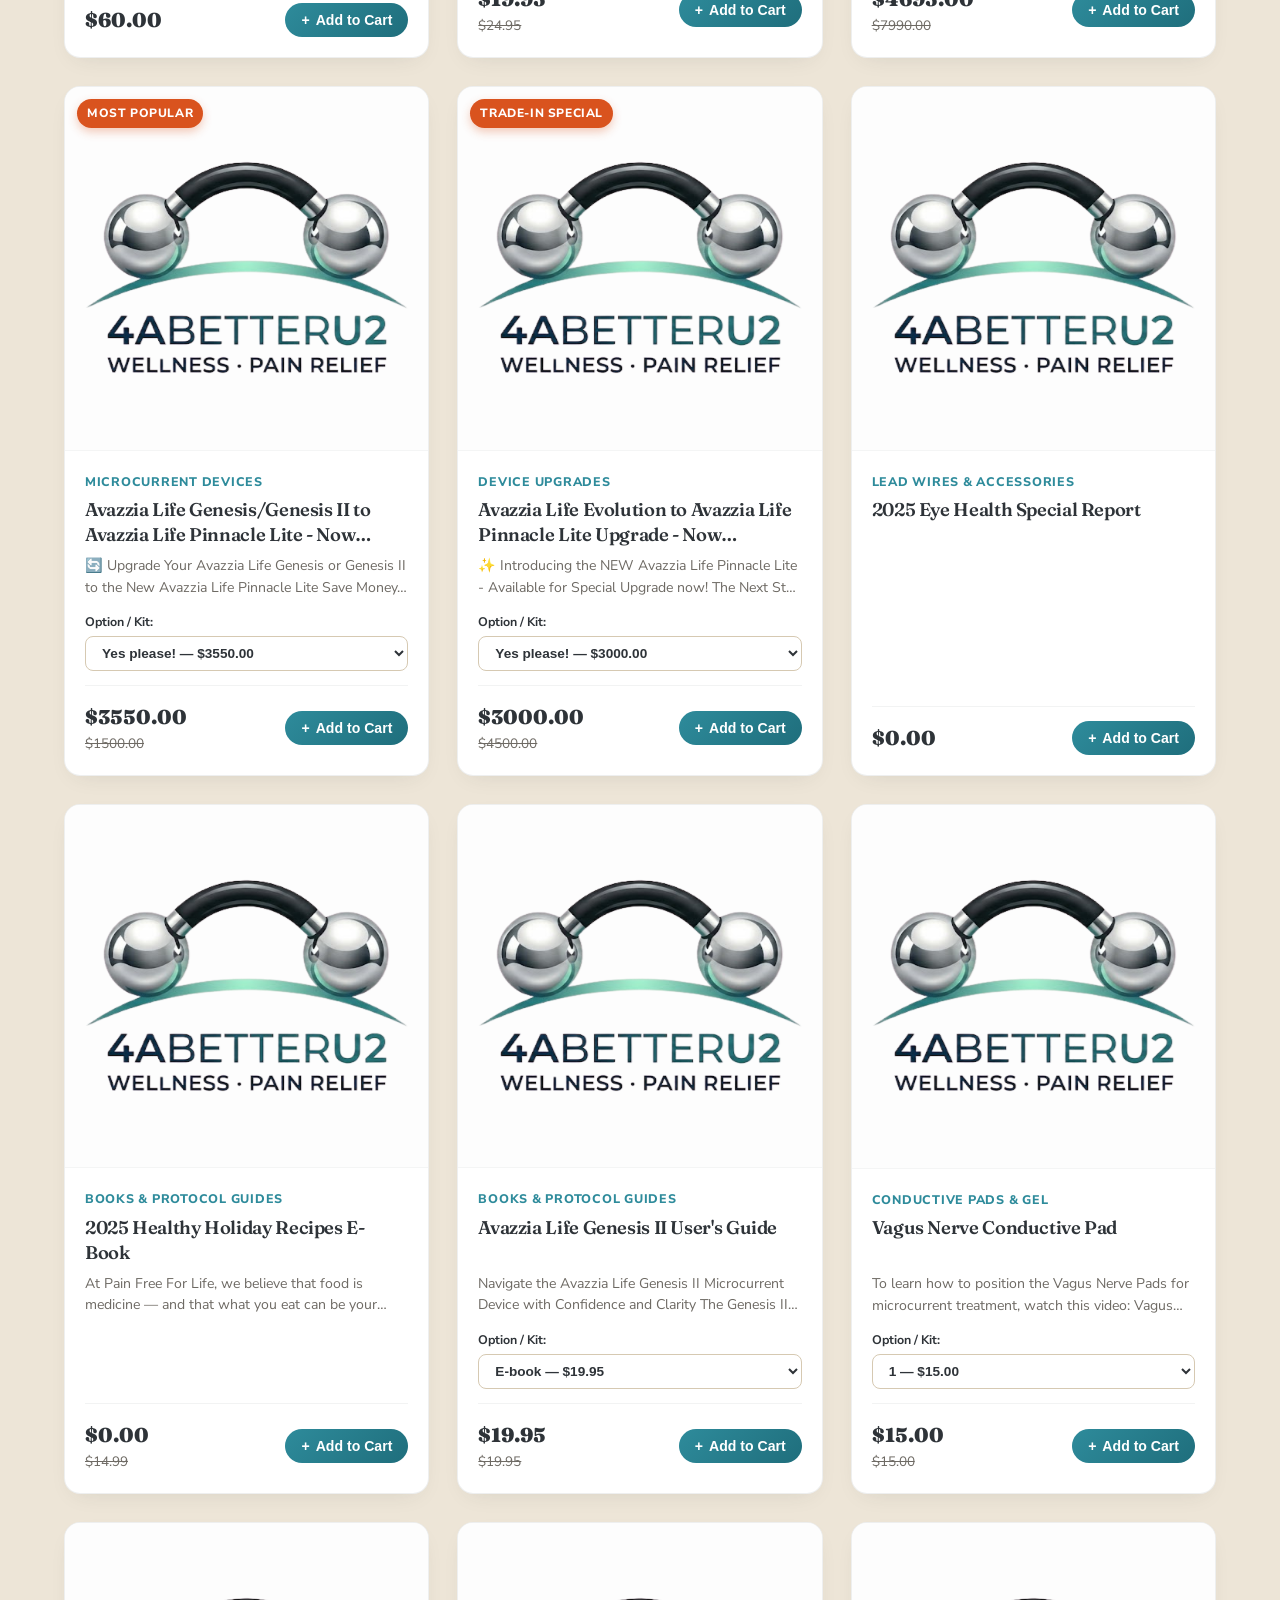
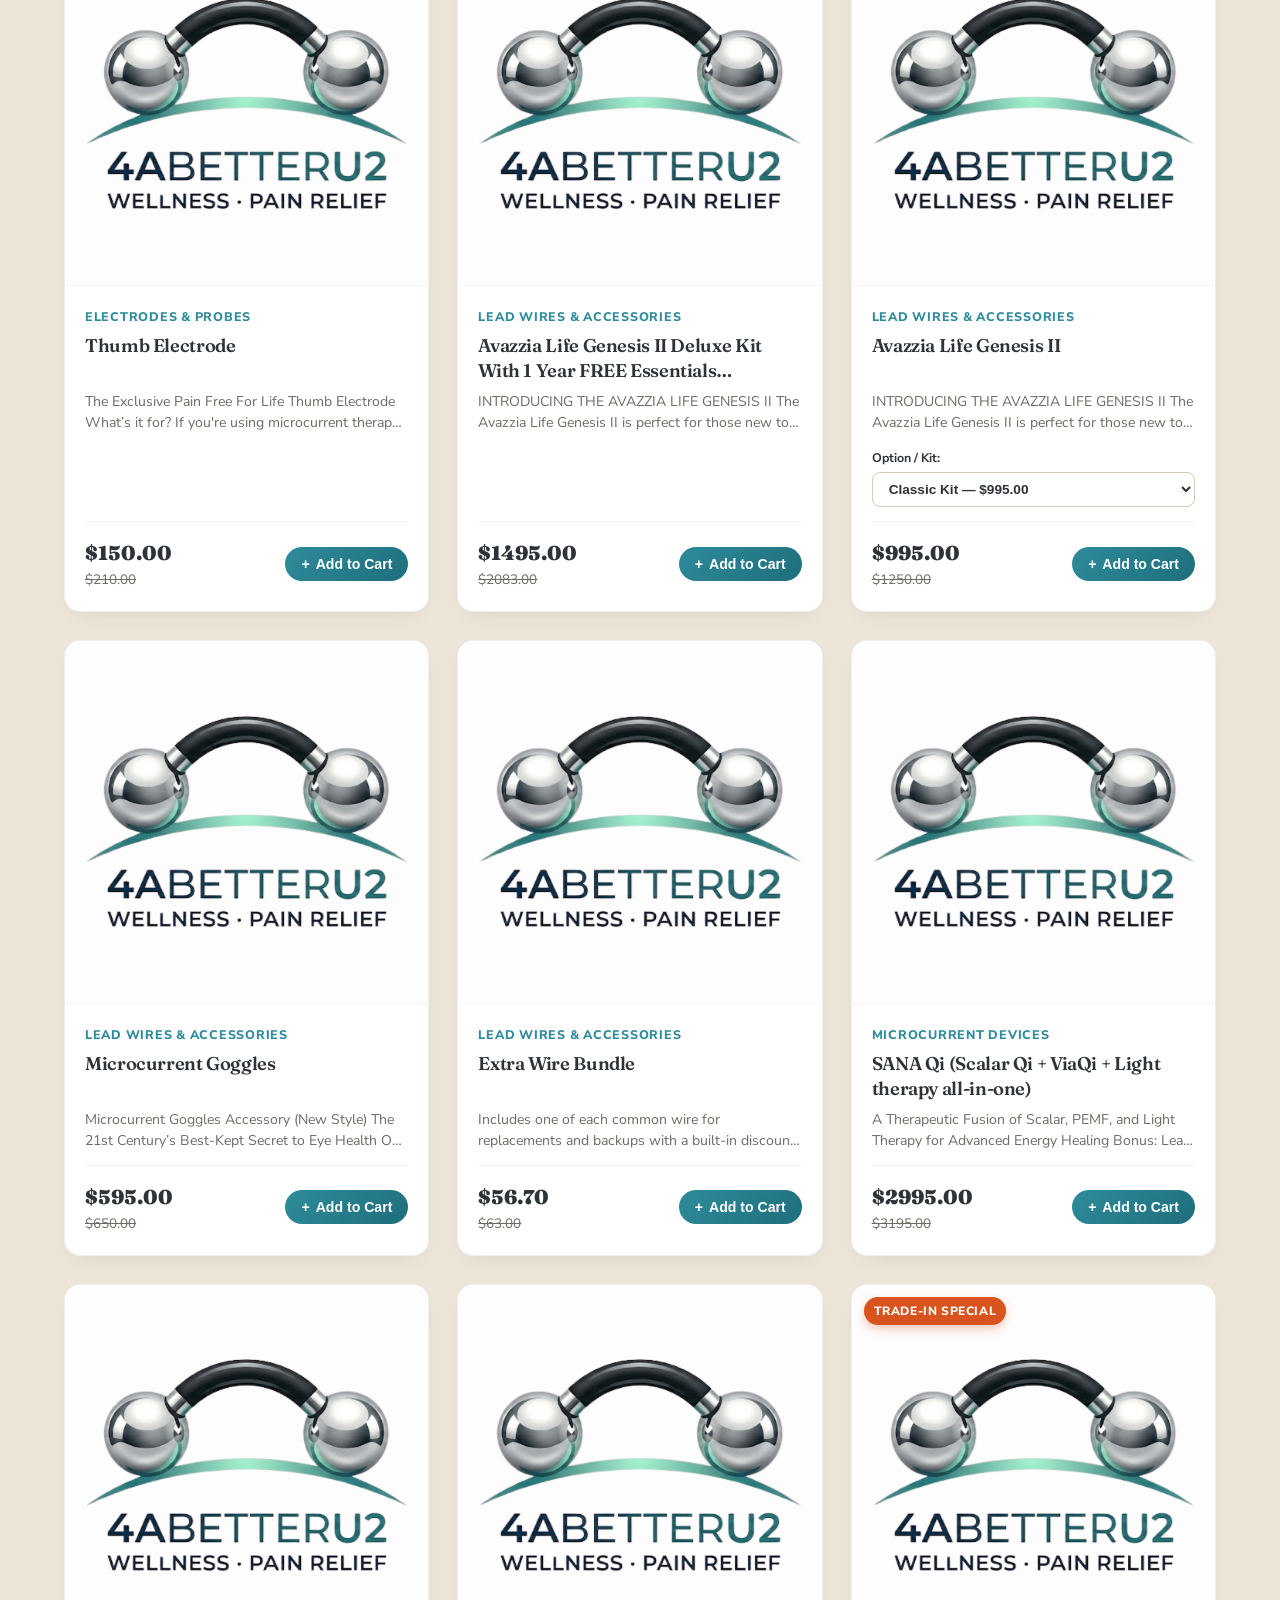
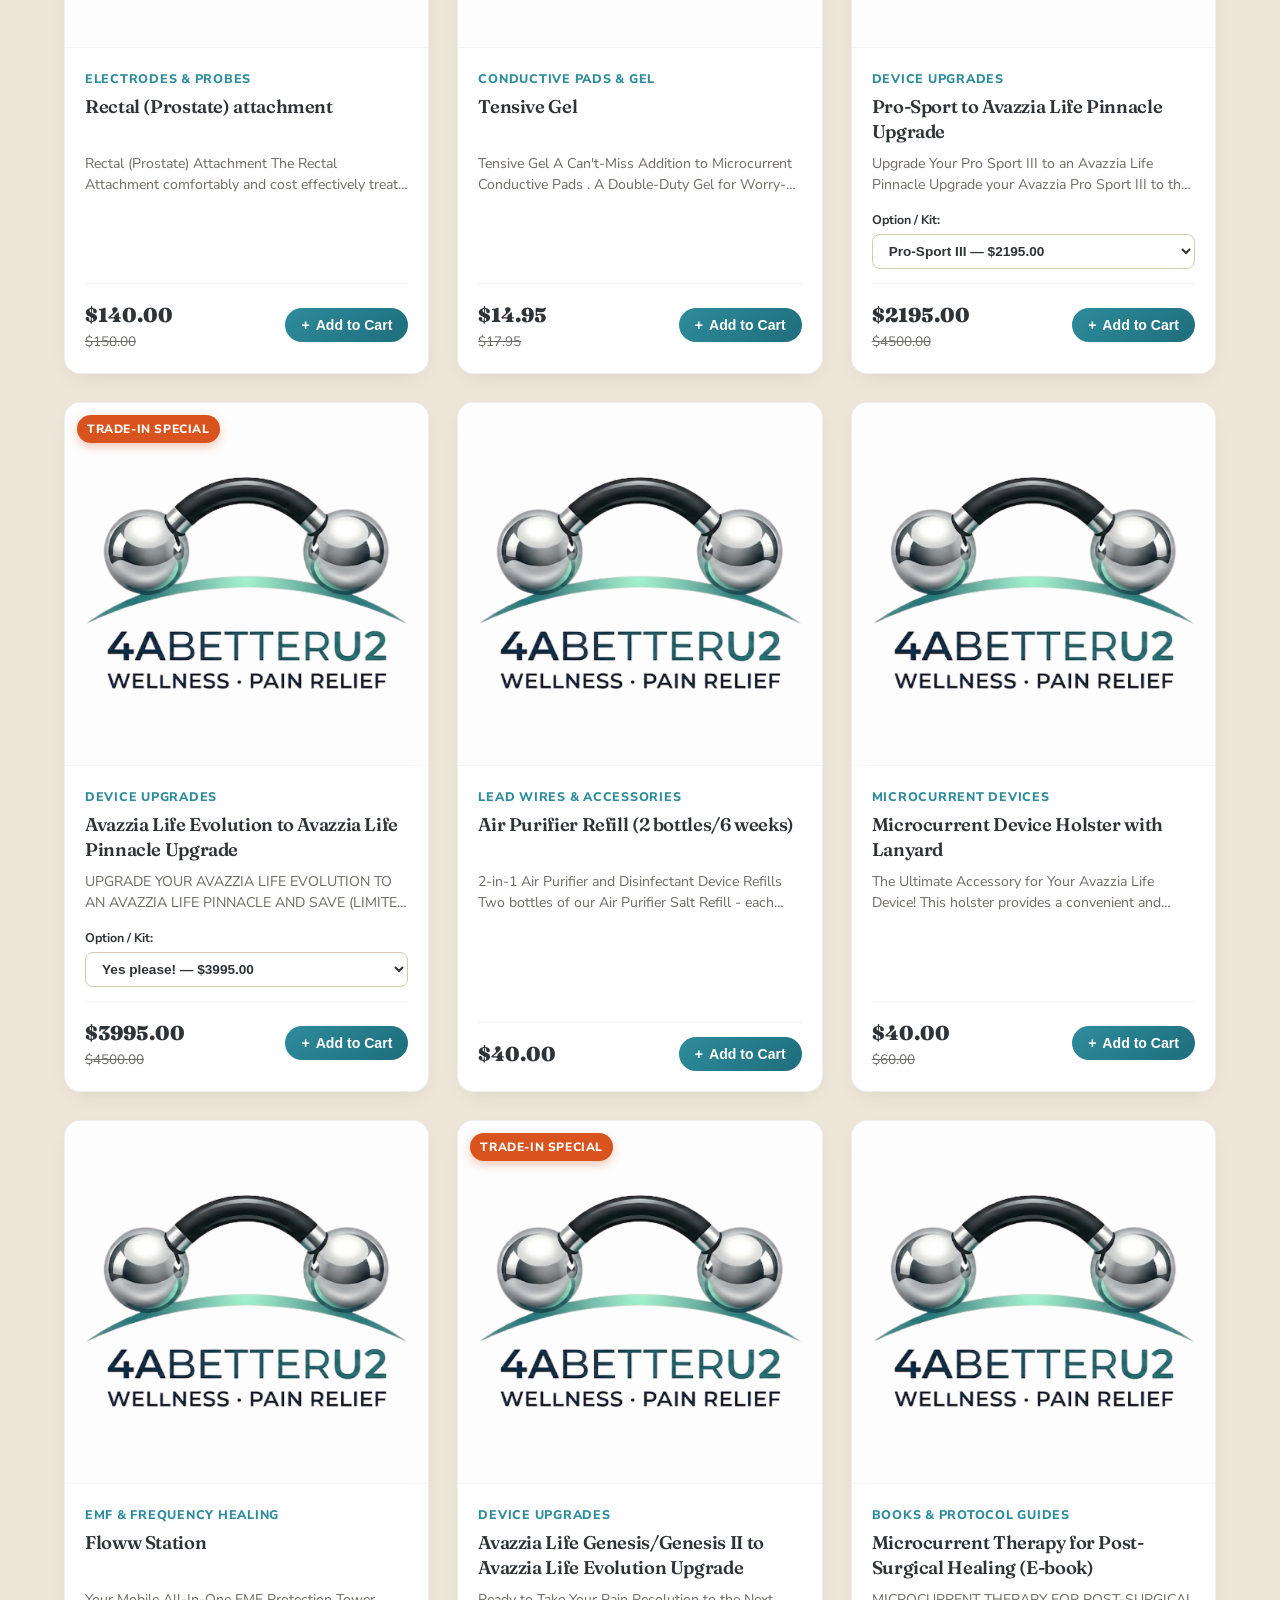
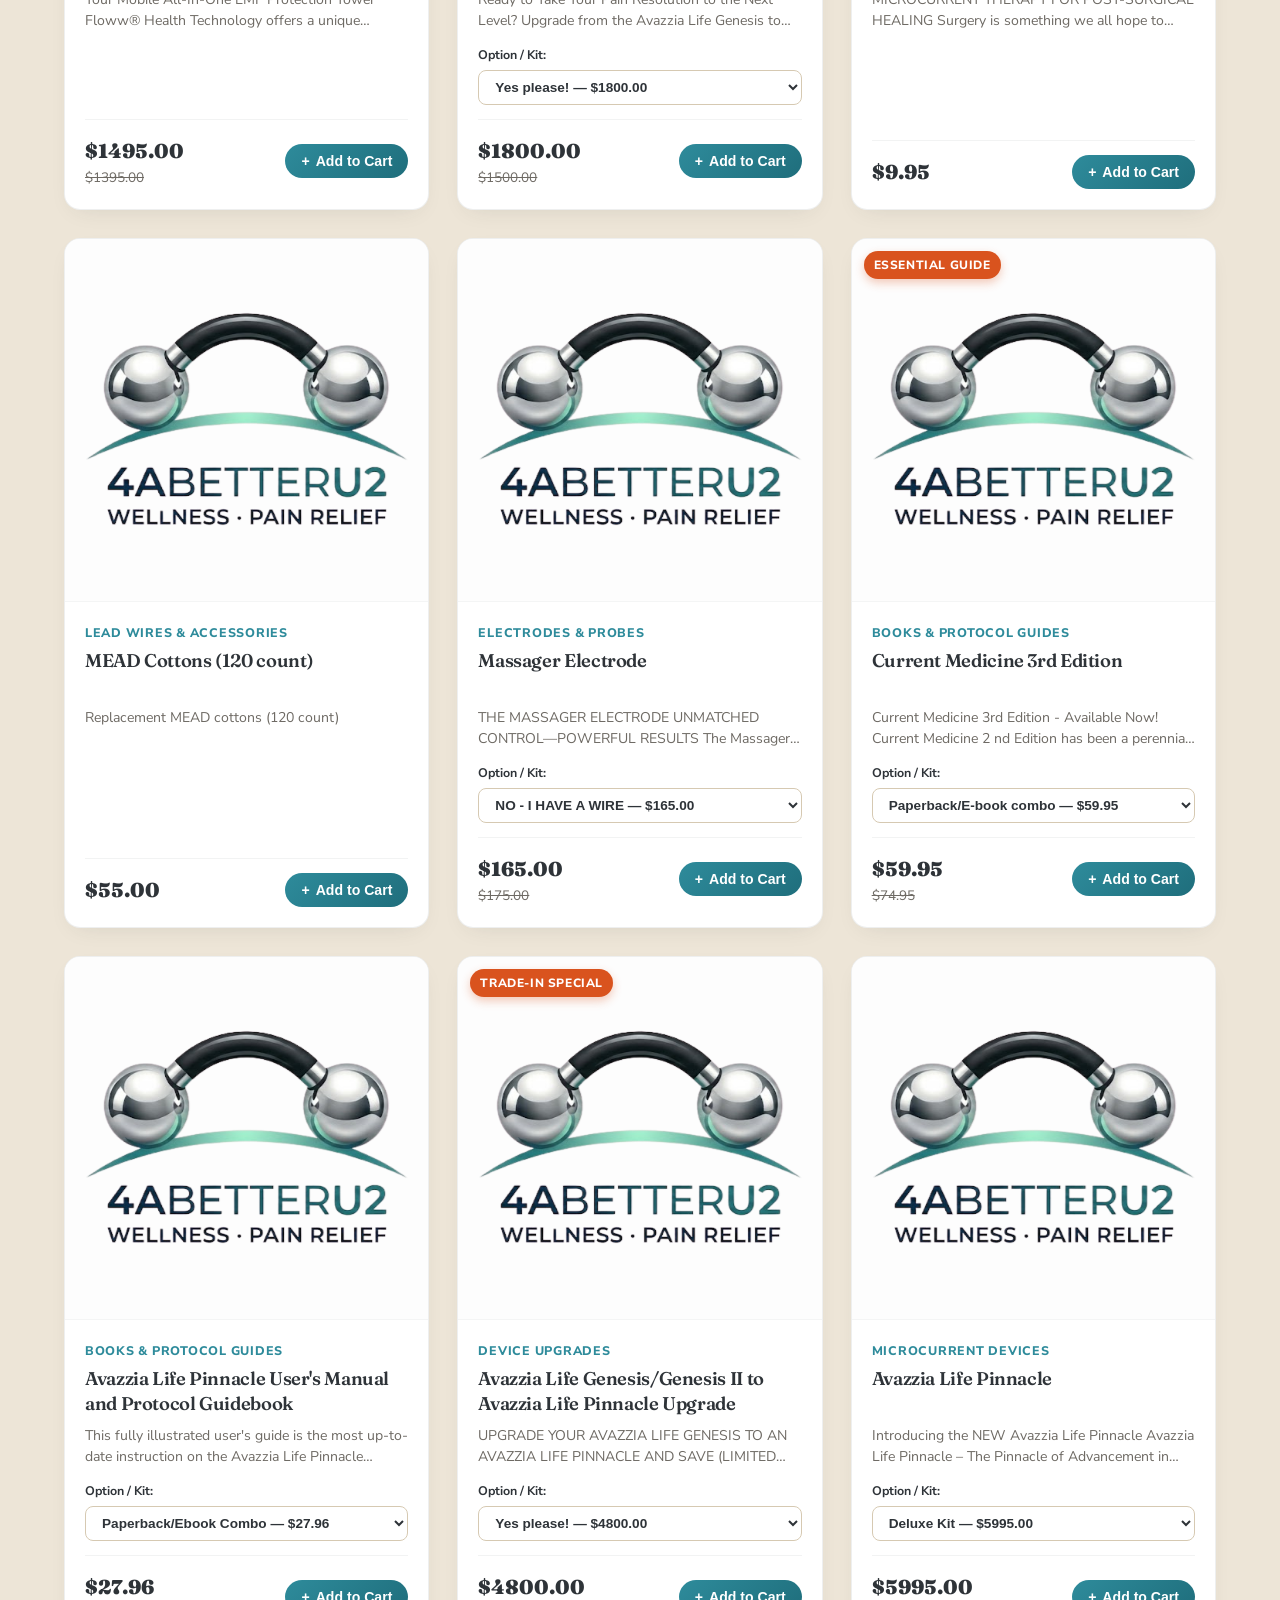
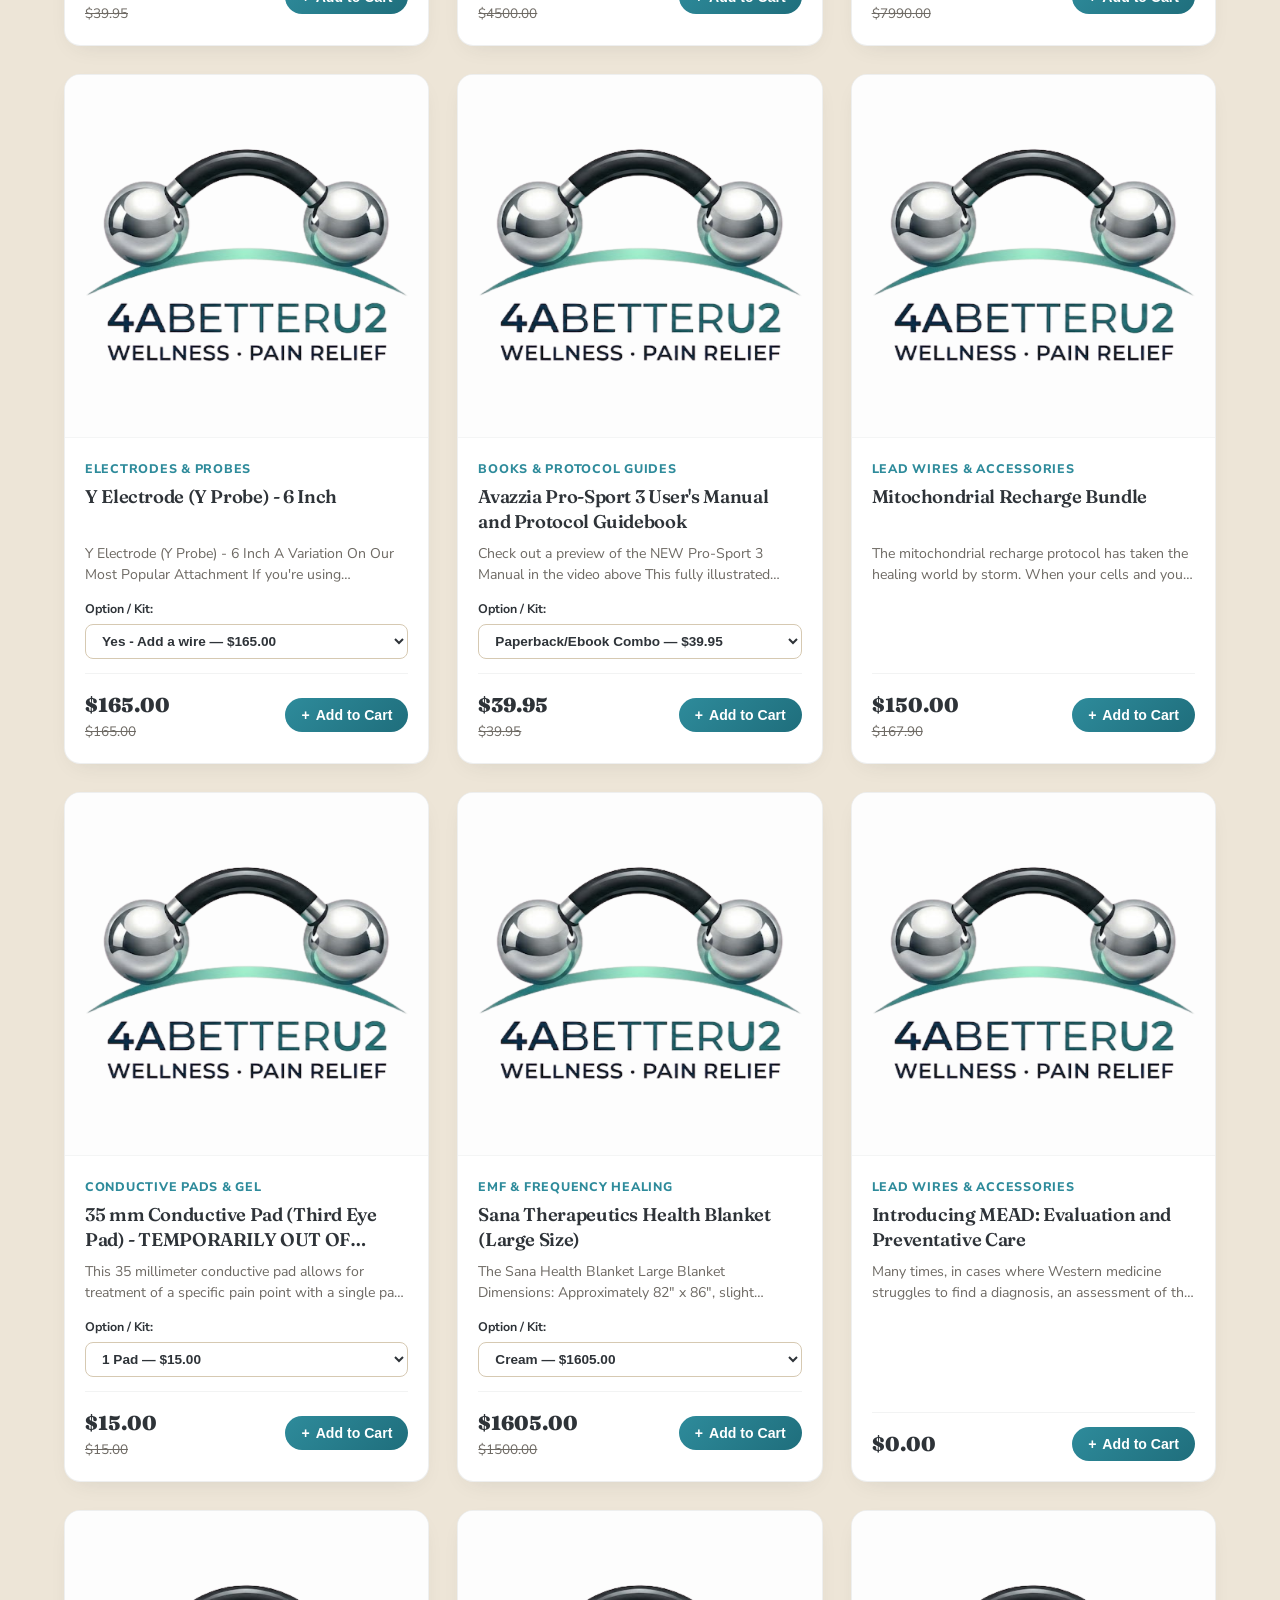
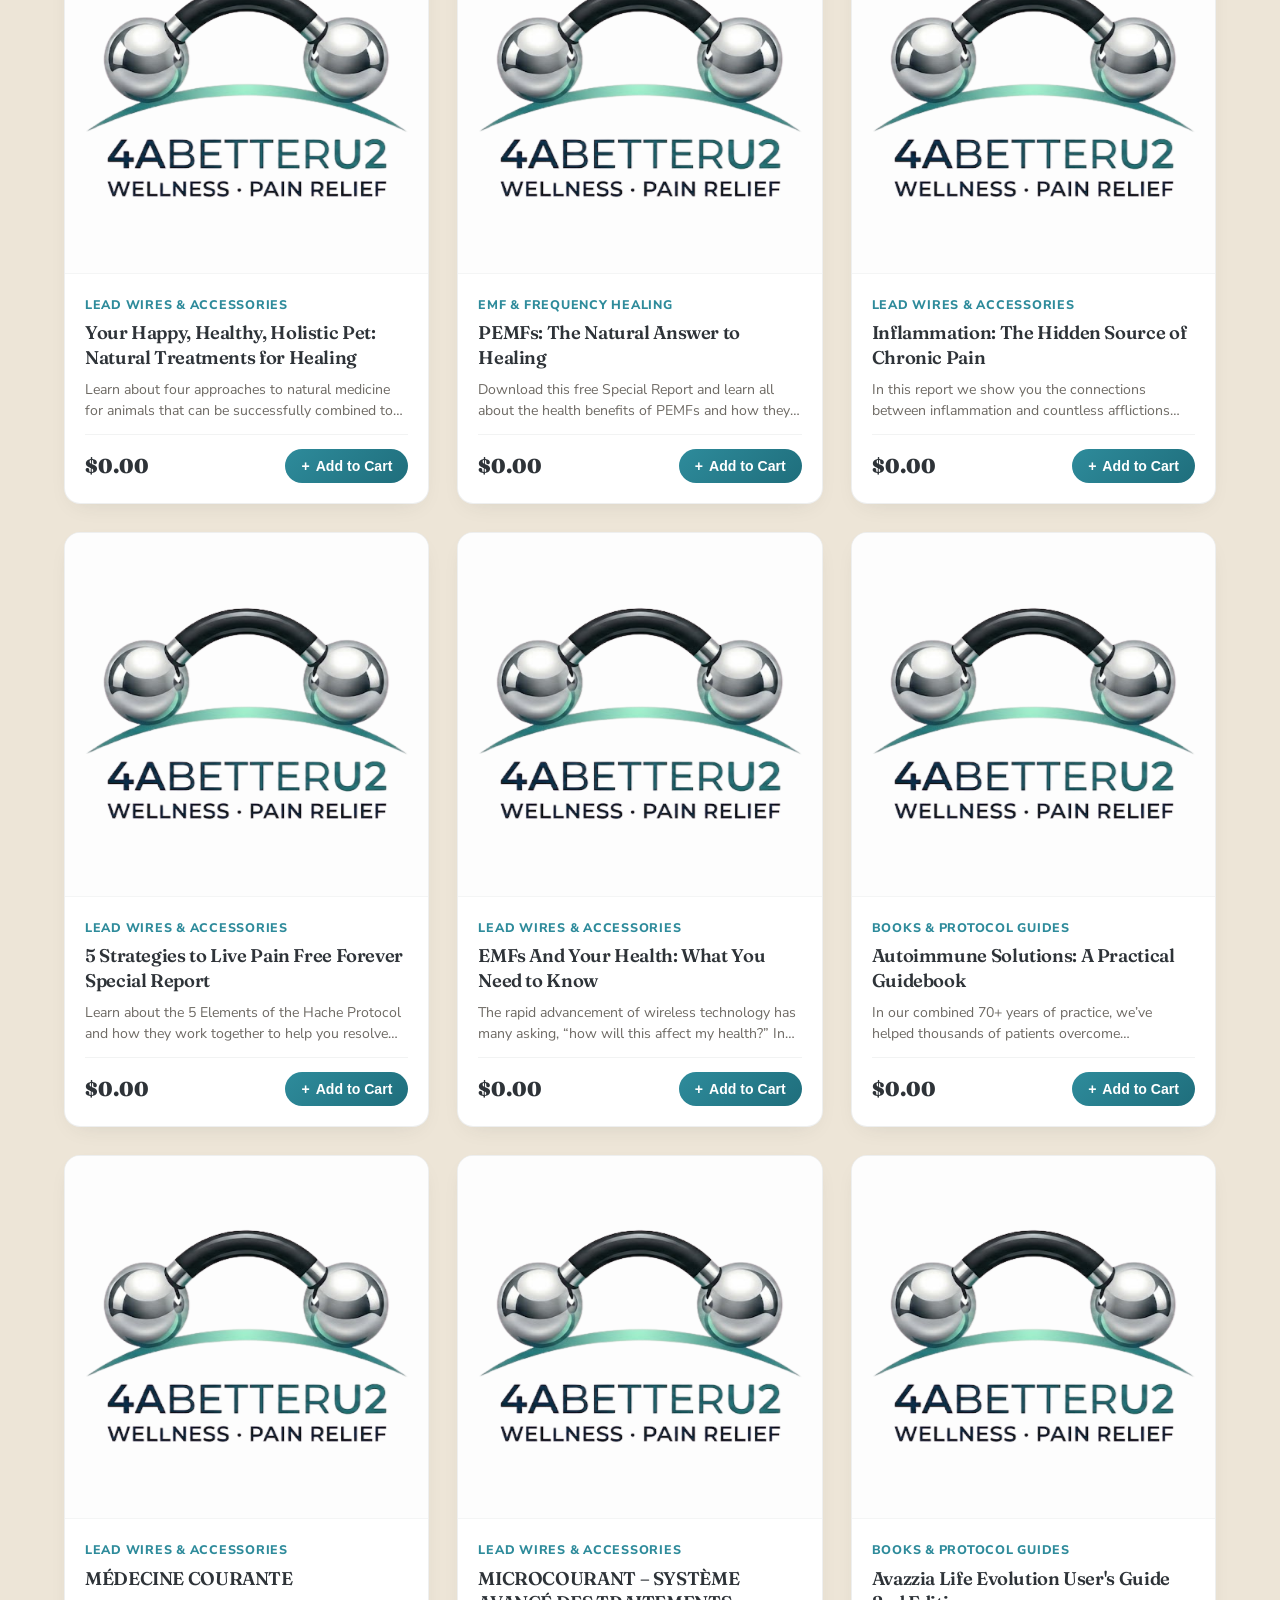
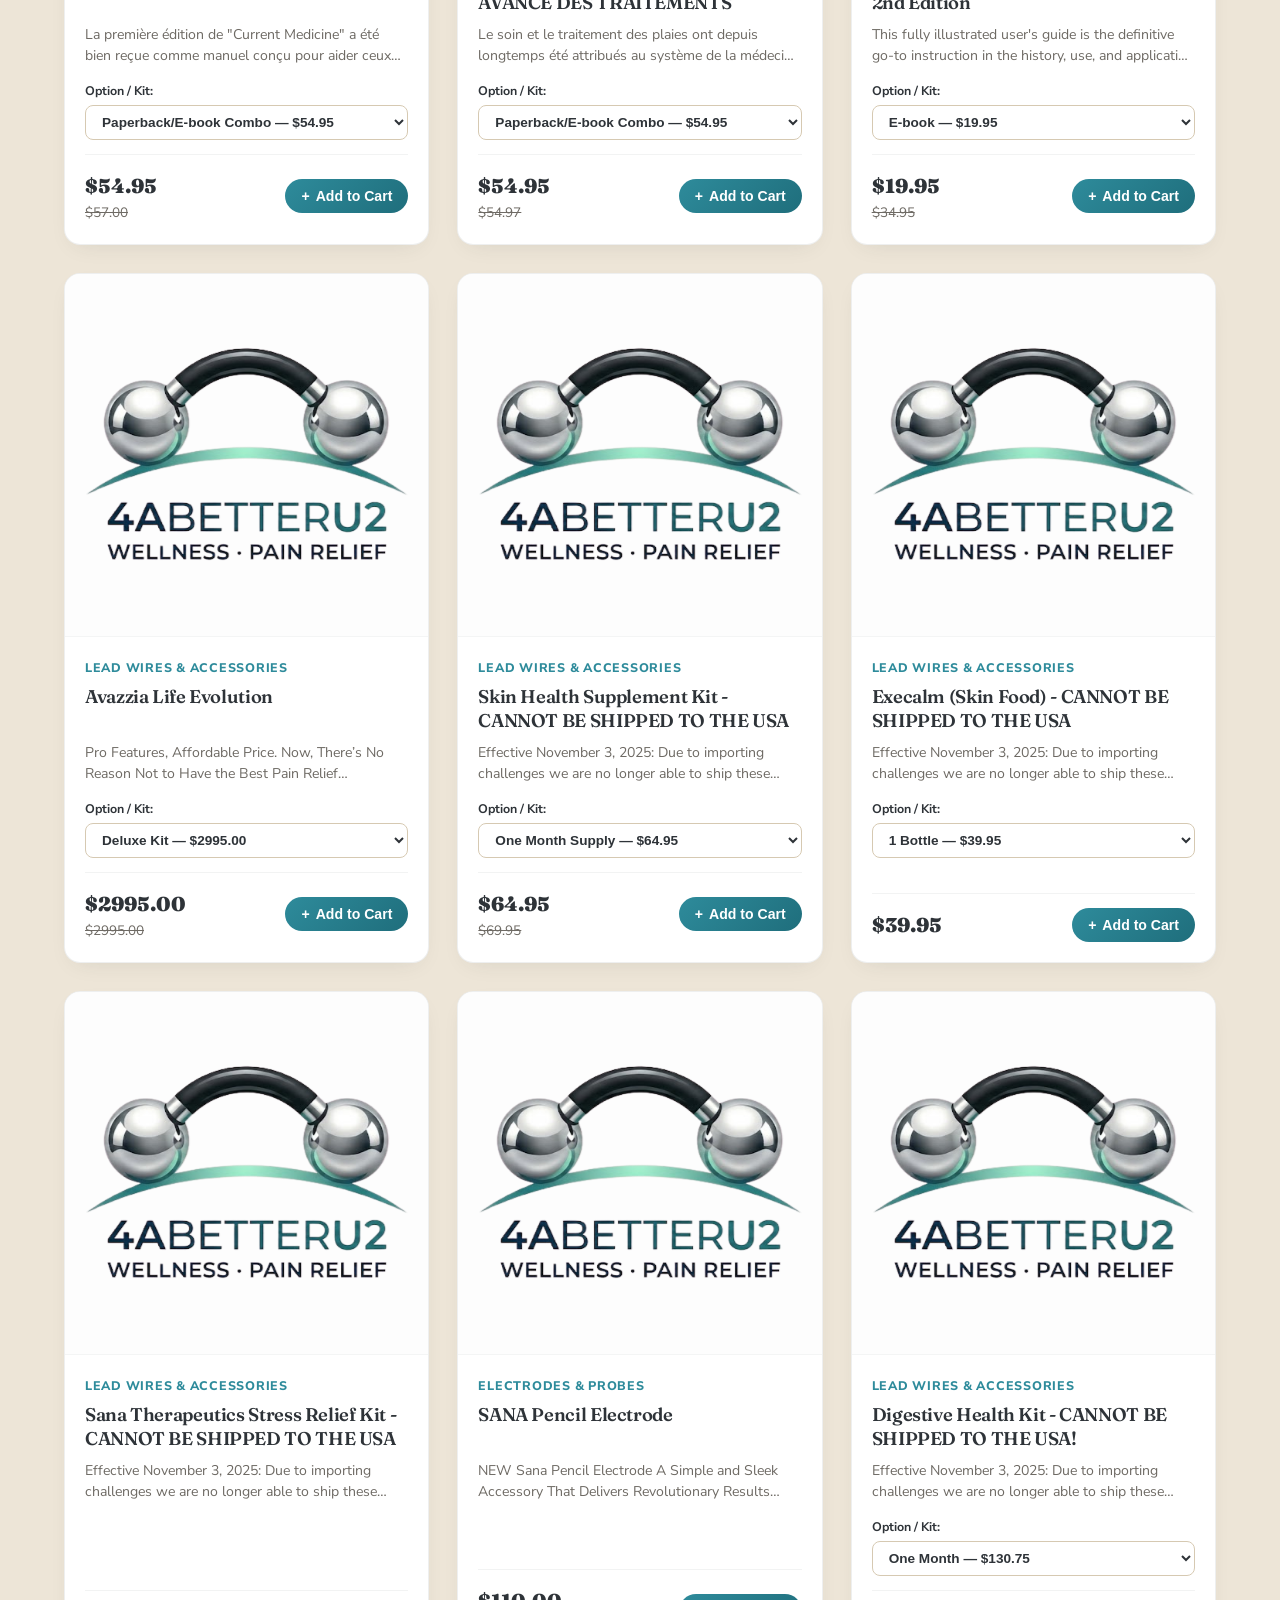
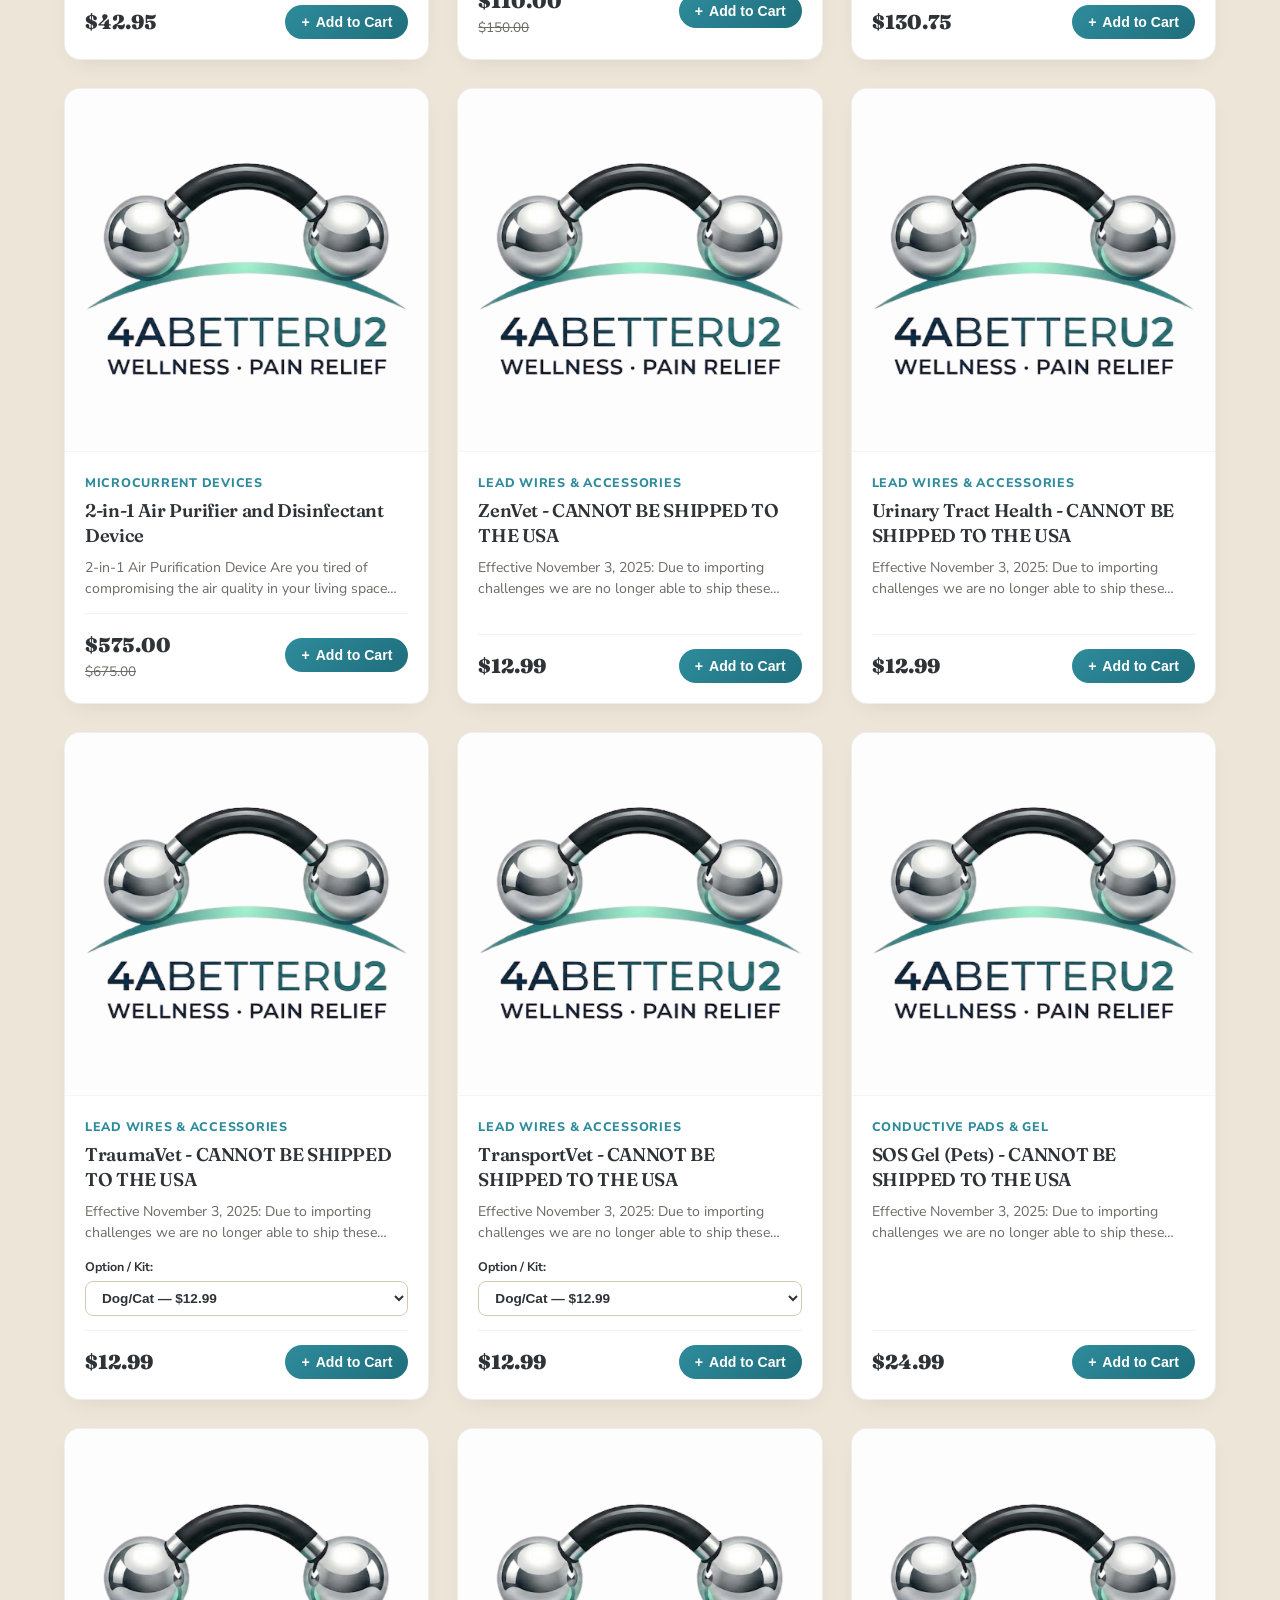
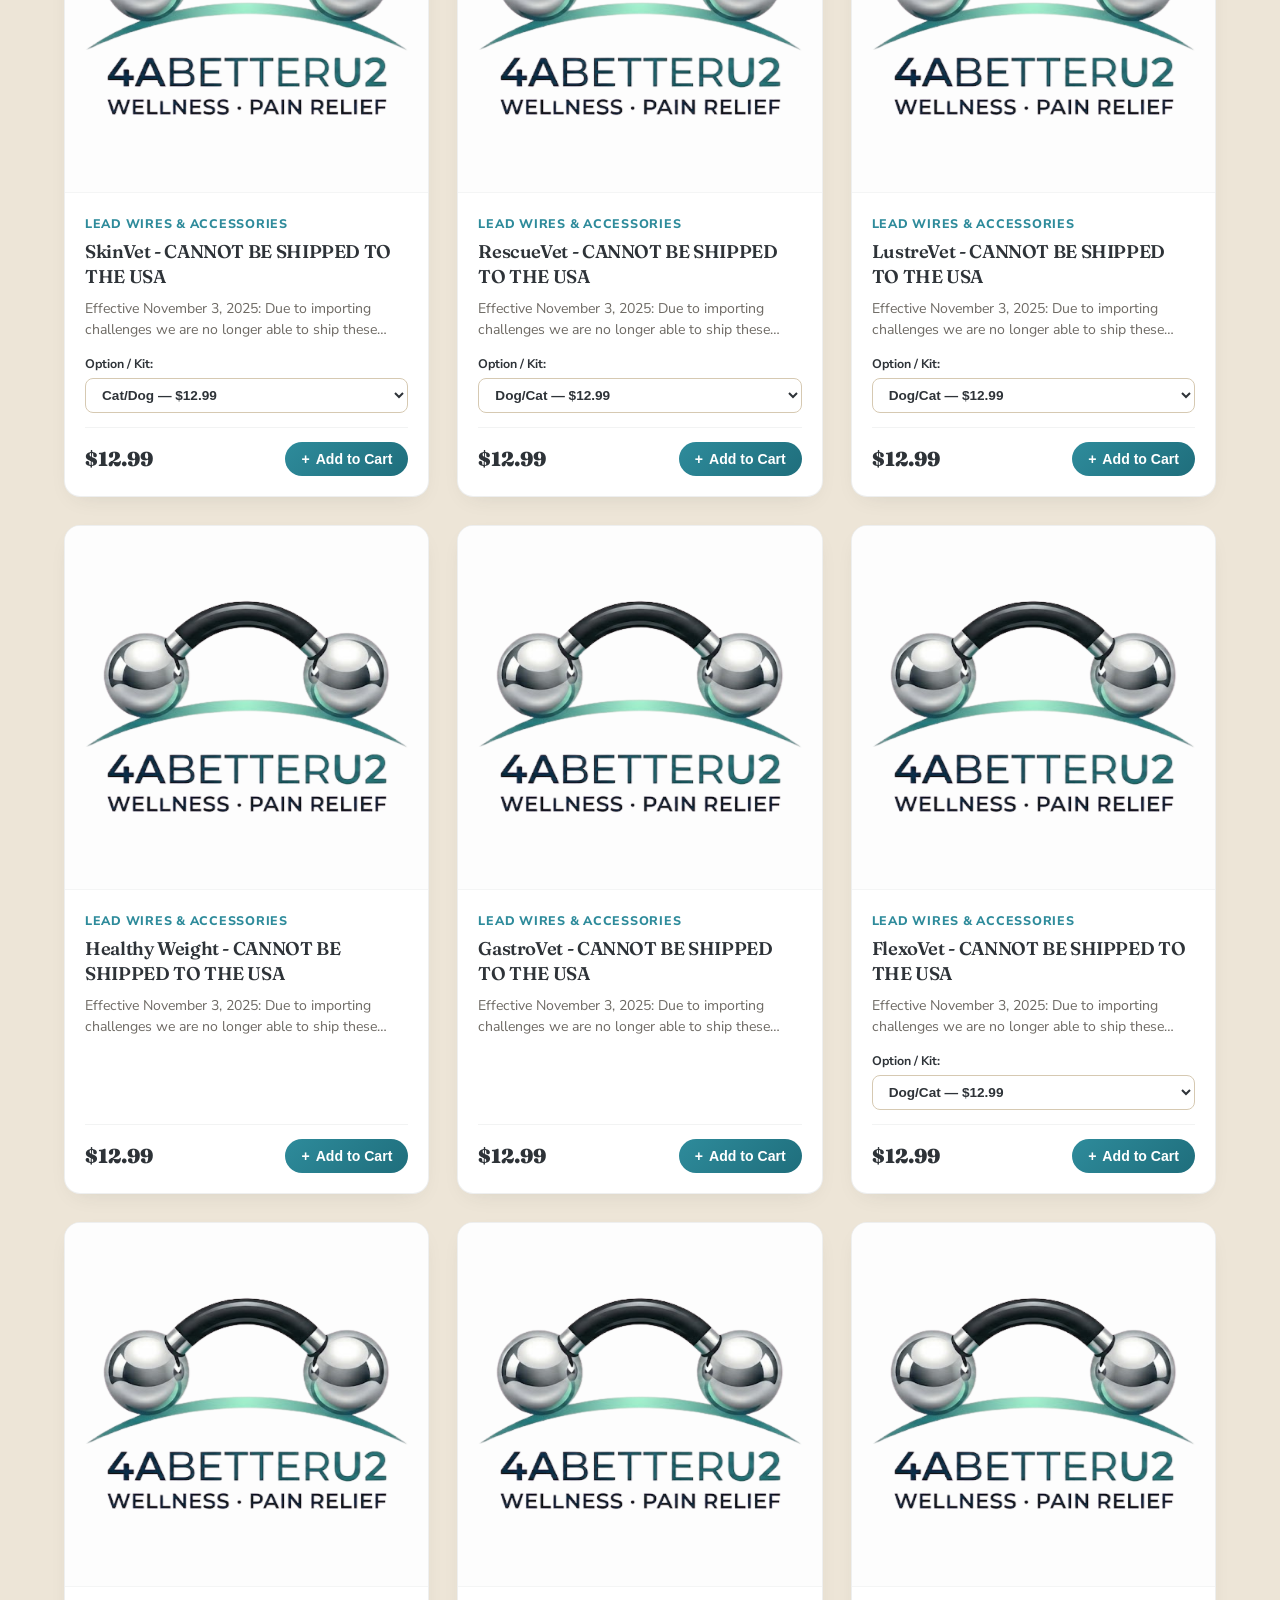
<file: microcurrent.html>
<!DOCTYPE html>
<html lang="en">
<head>
  <meta charset="UTF-8" />
  <meta name="viewport" content="width=device-width, initial-scale=1.0" />
  <title>Microcurrent Devices &amp; Quantum Frequency Equipment | Avazzia | 4ABETTERU2</title>
  <meta name="description" content="Shop professional Avazzia microcurrent devices, conductive accessories, and frequency healing equipment. Use code YVONNE7 for exclusive savings." />
  <link rel="canonical" href="https://www.4abetteru2.com/microcurrent.html" />
  
  <!-- Favicon -->
  <link rel="icon" type="image/x-icon" href="images/favicon_io/favicon.ico" />
  <link rel="icon" type="image/png" sizes="32x32" href="images/favicon_io/favicon-32x32.png" />
  <link rel="apple-touch-icon" sizes="180x180" href="images/favicon_io/apple-touch-icon.png" />
  
  <!-- Fonts & Styles -->
  <link rel="preconnect" href="https://fonts.googleapis.com" />
  <link rel="preconnect" href="https://fonts.gstatic.com" crossorigin />
  <link href="https://fonts.googleapis.com/css2?family=Fraunces:ital,opsz,wght@0,9..144,400;0,9..144,600;0,9..144,700;1,9..144,500&family=Nunito+Sans:wght@400;600;700;800;900&display=swap" rel="stylesheet" />
  <link rel="stylesheet" href="styles.css" />
  <link rel="stylesheet" href="microcurrent.css" />
</head>
<body>

  <!-- ============== HEADER ============== -->
  <header class="site-header">
    <div class="container nav">
      <a href="index.html" class="brand">
        <img src="images/logo.png" alt="4ABETTERU2 Wellness Logo" class="brand-logo" />
        <span>4ABETTERU2<small>Wellness · Pain Relief</small></span>
      </a>
      <nav>
        <button class="nav-toggle" id="navToggle" aria-label="Toggle navigation"><span></span><span></span><span></span></button>
        <ul class="nav-links" id="navLinks">
          <li><a href="index.html">Home</a></li>
          <li><a href="about.html">About</a></li>
          <li><a href="services.html">Services</a></li>
          <li><a href="videos.html">Videos</a></li>
          <li><a href="products.html">Nutrition</a></li>
          <li><a href="microcurrent.html" class="active">Microcurrent</a></li>
          <li><a href="success-stories.html">Stories</a></li>
          <li><a href="faq.html">FAQ</a></li>
          <li class="nav-cta"><a href="contact.html" class="btn btn-primary">Book Now</a></li>
          <li class="cart-icon-wrap">
            <button class="cart-icon micro-cart-toggle" aria-label="Microcurrent Shopping Cart">
              ⚡🛒
              <span class="micro-cart-count" style="display:none">0</span>
            </button>
          </li>
        </ul>
      </nav>
    </div>
  </header>

  <!-- ============== HERO BANNER ============== -->
  <section class="micro-hero">
    <div class="container">
      <div class="micro-hero-grid">
        <div>
          <span class="eyebrow">Advanced Cellular Frequency Healing</span>
          <h1 class="micro-hero-title">Microcurrent Devices &amp; <span class="title-accent">Equipment</span></h1>
          <p class="micro-hero-lead">
            Non-invasive, drug-free, and clinically proven pain resolution. Experience medical-grade biofeedback microcurrent technology, Avazzia devices, and specialized conductive accessories engineered for rapid tissue repair and lasting relief.
          </p>

          <div class="micro-affiliate-banner">
            <div class="badge-icon">🎁</div>
            <div class="badge-text">
              <h4>Exclusive Affiliate Partner Discount</h4>
              <p>Promo code <strong>YVONNE7</strong> will be automatically applied at checkout for your special savings!</p>
            </div>
          </div>
        </div>

        <div class="micro-hero-card">
          <h3>Why Microcurrent Therapy?</h3>
          <ul>
            <li>Eliminates acute and chronic pain at the cellular root</li>
            <li>Stimulates ATP production up to 500% for rapid cellular healing</li>
            <li>Interactive biofeedback LINQ technology reads tissue resistance</li>
            <li>FDA Cleared, CE Certified, and Health Canada Licensed</li>
            <li>Personalized protocol support and training with Yvonne</li>
          </ul>
          <button class="btn btn-primary micro-cart-toggle" style="width:100%; justify-content:center;">
            View Microcurrent Cart (<span class="micro-cart-count" style="display:inline">0</span>)
          </button>
        </div>
      </div>
    </div>
  </section>

  <!-- ============== STICKY CONTROLS & SEARCH BAR ============== -->
  <div class="micro-control-bar">
    <div class="container micro-control-wrap">
      <div class="micro-search-box">
        <span class="search-icon">🔍</span>
        <input type="text" id="microSearchInput" placeholder="Search devices, accessories, pads, garments, books..." aria-label="Search microcurrent products" />
      </div>

      <button class="micro-cart-trigger-btn micro-cart-toggle" aria-label="Open Cart">
        <span>⚡ Microcurrent Cart</span>
        <span class="micro-cart-count" style="display:none">0</span>
      </button>
    </div>
  </div>

  <!-- ============== CATEGORIES FILTER TABS ============== -->
  <section class="micro-categories-section">
    <div class="container">
      <div class="micro-category-filter" id="microCategoryFilter">
        <!-- Rendered dynamically by microcurrent-cart.js -->
      </div>
    </div>
  </section>

  <!-- ============== PRODUCTS GRID ============== -->
  <section class="micro-products-section">
    <div class="container">
      <div class="micro-products-grid" id="microProductsGrid">
        <!-- Rendered dynamically by microcurrent-cart.js -->
      </div>
    </div>
  </section>

  <!-- ============== PROTOCOLS & CLINICAL GUIDANCE ============== -->
  <section class="section" style="background: var(--cream); border-top: 1px solid rgba(46,51,56,0.08);">
    <div class="container">
      <div class="center" style="max-width: 800px; margin: 0 auto 48px;">
        <span class="eyebrow">Personalized Support</span>
        <h2 class="section-title">Mastering Your Healing Protocols</h2>
        <p class="section-lead">Purchasing your microcurrent device is just step one. Yvonne Rea provides individualized guidance and training to ensure you achieve breakthrough results.</p>
      </div>

      <div style="display: grid; grid-template-columns: repeat(auto-fit, minmax(300px, 1fr)); gap: 28px;">
        <div style="background: var(--white); padding: 32px; border-radius: var(--radius-sm); border: 1px solid rgba(46,51,56,0.08); box-shadow: var(--shadow-sm);">
          <div style="font-size: 2.2rem; margin-bottom: 12px;">🧠</div>
          <h3 style="font-size: 1.3rem; margin-bottom: 10px; color: var(--charcoal);">The Hache Protocol™</h3>
          <p style="color: var(--muted); font-size: 0.95rem; line-height: 1.7;">Learn the 4 core pillars of pain resolution: Stress Reduction, Sleep, Nutrition, and Targeted Microcurrent stimulation for neurological and systemic harmony.</p>
        </div>

        <div style="background: var(--white); padding: 32px; border-radius: var(--radius-sm); border: 1px solid rgba(46,51,56,0.08); box-shadow: var(--shadow-sm);">
          <div style="font-size: 2.2rem; margin-bottom: 12px;">🧤</div>
          <h3 style="font-size: 1.3rem; margin-bottom: 10px; color: var(--charcoal);">Conductive Wearables</h3>
          <p style="color: var(--muted); font-size: 0.95rem; line-height: 1.7;">Easily treat hands, knees, feet, back, and neck using silver-threaded garments and electrodes designed for hands-free and overnight treatment.</p>
        </div>

        <div style="background: var(--white); padding: 32px; border-radius: var(--radius-sm); border: 1px solid rgba(46,51,56,0.08); box-shadow: var(--shadow-sm);">
          <div style="font-size: 2.2rem; margin-bottom: 12px;">💬</div>
          <h3 style="font-size: 1.3rem; margin-bottom: 10px; color: var(--charcoal);">1-on-1 Consultations</h3>
          <p style="color: var(--muted); font-size: 0.95rem; line-height: 1.7;">Unsure which device or upgrade kit is right for your unique health goals? Schedule a personalized consultation directly with Yvonne.</p>
          <a href="contact.html" class="btn btn-primary" style="margin-top: 14px; display: inline-block;">Book a Consultation →</a>
        </div>
      </div>
    </div>
  </section>

  <!-- ============== FAQ SECTION ============== -->
  <section class="section" style="background: var(--cream-2);">
    <div class="container" style="max-width: 900px;">
      <div class="center" style="margin-bottom: 40px;">
        <span class="eyebrow">Answers &amp; Details</span>
        <h2 class="section-title">Microcurrent FAQ</h2>
      </div>

      <div style="display: flex; flex-direction: column; gap: 16px;">
        <details style="background: var(--white); padding: 20px 24px; border-radius: var(--radius-sm); box-shadow: var(--shadow-sm); cursor: pointer;">
          <summary style="font-weight: 800; font-size: 1.05rem; color: var(--charcoal);">How does the checkout and affiliate code work?</summary>
          <p style="margin-top: 12px; color: var(--muted); font-size: 0.95rem; line-height: 1.7;">
            When you click "Proceed to Checkout", your selected items and quantities are bundled into a secure Shopify checkout in a new tab with affiliate discount code <strong>YVONNE7</strong> automatically applied for your instant savings.
          </p>
        </details>

        <details style="background: var(--white); padding: 20px 24px; border-radius: var(--radius-sm); box-shadow: var(--shadow-sm); cursor: pointer;">
          <summary style="font-weight: 800; font-size: 1.05rem; color: var(--charcoal);">What batteries do Avazzia devices require?</summary>
          <p style="margin-top: 12px; color: var(--muted); font-size: 0.95rem; line-height: 1.7;">
            All Avazzia Life devices must be powered by <strong>2 high-quality 1.5V AA Alkaline batteries</strong>. Rechargeable batteries are not recommended as their lower voltage may negatively impact biofeedback performance and void warranty coverage.
          </p>
        </details>

        <details style="background: var(--white); padding: 20px 24px; border-radius: var(--radius-sm); box-shadow: var(--shadow-sm); cursor: pointer;">
          <summary style="font-weight: 800; font-size: 1.05rem; color: var(--charcoal);">Can I upgrade my older Genesis or Evolution device?</summary>
          <p style="margin-top: 12px; color: var(--muted); font-size: 0.95rem; line-height: 1.7;">
            Yes! We offer official trade-in upgrade pathways to the new Avazzia Life Pinnacle Lite. You can choose to trade in your previous model within 30 days or select the "Keep My Device" option for an additional fee.
          </p>
        </details>

        <details style="background: var(--white); padding: 20px 24px; border-radius: var(--radius-sm); box-shadow: var(--shadow-sm); cursor: pointer;">
          <summary style="font-weight: 800; font-size: 1.05rem; color: var(--charcoal);">Are there any contraindications for microcurrent?</summary>
          <p style="margin-top: 12px; color: var(--muted); font-size: 0.95rem; line-height: 1.7;">
            Microcurrent devices should not be used by individuals with implanted electrical devices (such as pacemakers or defibrillators) or during pregnancy without practitioner approval. Contact Yvonne if you have questions regarding specific health conditions.
          </p>
        </details>
      </div>
    </div>
  </section>

  <!-- ============== CART MODAL DRAWER ============== -->
  <div class="micro-cart-backdrop" id="microCartBackdrop"></div>
  <div class="micro-cart-modal" id="microCartModal" aria-label="Shopping Cart">
    <div class="micro-cart-header">
      <h3><span>⚡</span> Microcurrent Cart</h3>
      <button class="micro-cart-close" aria-label="Close Cart">✕</button>
    </div>

    <div class="micro-cart-body">
      <div class="micro-cart-empty" id="microCartEmpty">
        <div class="empty-icon">🛒</div>
        <h4>Your Microcurrent Cart is Empty</h4>
        <p>Explore our Avazzia devices, conductive wearables, and frequency healing accessories to start building your cart.</p>
        <button class="btn btn-primary micro-cart-close">Browse Products</button>
      </div>

      <div class="micro-cart-items" id="microCartItems">
        <!-- Injected dynamically -->
      </div>
    </div>

    <div class="micro-cart-footer">
      <div class="cart-subtotal-row">
        <span>Estimated Subtotal:</span>
        <span class="cart-subtotal-amount" id="microCartSubtotal">$0.00</span>
      </div>

      <div class="discount-applied-notice">
        <span>🎁</span>
        <div>Affiliate code <strong>YVONNE7</strong> will be applied at checkout for your special savings!</div>
      </div>

      <button class="btn-shopify-checkout" id="microCheckoutBtn">
        Proceed to Secure Checkout →
      </button>

      <div class="checkout-secure-badges">
        <span>🔒 Secure Shopify Checkout</span>
      </div>
    </div>
  </div>

  <!-- ============== QUICK VIEW MODAL ============== -->
  <div class="micro-quickview-backdrop" id="microQuickViewBackdrop"></div>
  <div class="micro-quickview-modal" id="microQuickViewModal" role="dialog" aria-modal="true">
    <button class="quickview-close" aria-label="Close details">✕</button>
    <div id="microQuickViewBody">
      <!-- Injected dynamically -->
    </div>
  </div>

  <!-- ============== FOOTER ============== -->
  <footer class="footer">
    <div class="container">
      <div class="footer-grid">
        <div>
          <a href="index.html" class="brand">
            <img src="images/logo.png" alt="4ABETTERU2 Wellness Logo" class="brand-logo" />
            <span>4ABETTERU2<small>Wellness · Pain Relief</small></span>
          </a>
          <p class="desc">No needle, no drug pain relief. Microcurrent with biofeedback and root-cause cellular nutrition.</p>
          <div class="cert-logos">
            <img src="images/FMA%20Functional%20Med%20Academy%20Logo.avif" alt="Functional Medicine Academy" class="cert-logo" />
            <img src="images/IWH%20Coaching%20logo.avif" alt="IWH Coaching" class="cert-logo" />
          </div>
        </div>
        <div>
          <h4>Explore</h4>
          <ul>
            <li><a href="about.html">About</a></li>
            <li><a href="services.html">Services</a></li>
            <li><a href="microcurrent.html">Microcurrent Devices</a></li>
            <li><a href="products.html">Nutritional Supplements</a></li>
            <li><a href="videos.html">Videos &amp; Training</a></li>
            <li><a href="success-stories.html">Success Stories</a></li>
            <li><a href="faq.html">FAQ</a></li>
          </ul>
        </div>
        <div>
          <h4>Contact</h4>
          <ul>
            <li><a href="contact.html">Book Consultation</a></li>
            <li><a href="mailto:yvonne@4abetteru2.com">yvonne@4abetteru2.com</a></li>
          </ul>
        </div>
        <div>
          <h4>Legal</h4>
          <ul>
            <li><a href="disclaimer.html">Medical Disclaimer</a></li>
            <li><a href="privacy-policy.html">Privacy Policy</a></li>
            <li><a href="terms-of-service.html">Terms of Service</a></li>
          </ul>
        </div>
      </div>
      <div class="footer-bottom">
        <p>&copy; 2026 4ABETTERU2 Wellness. All rights reserved. Microcurrent and frequency equipment with affiliate discount YVONNE7.</p>
      </div>
    </div>
  </footer>

  <!-- Scripts -->
  <script src="script.js"></script>
  <script src="microcurrent-products.js"></script>
  <script src="microcurrent-cart.js"></script>
</body>
</html>
</file>
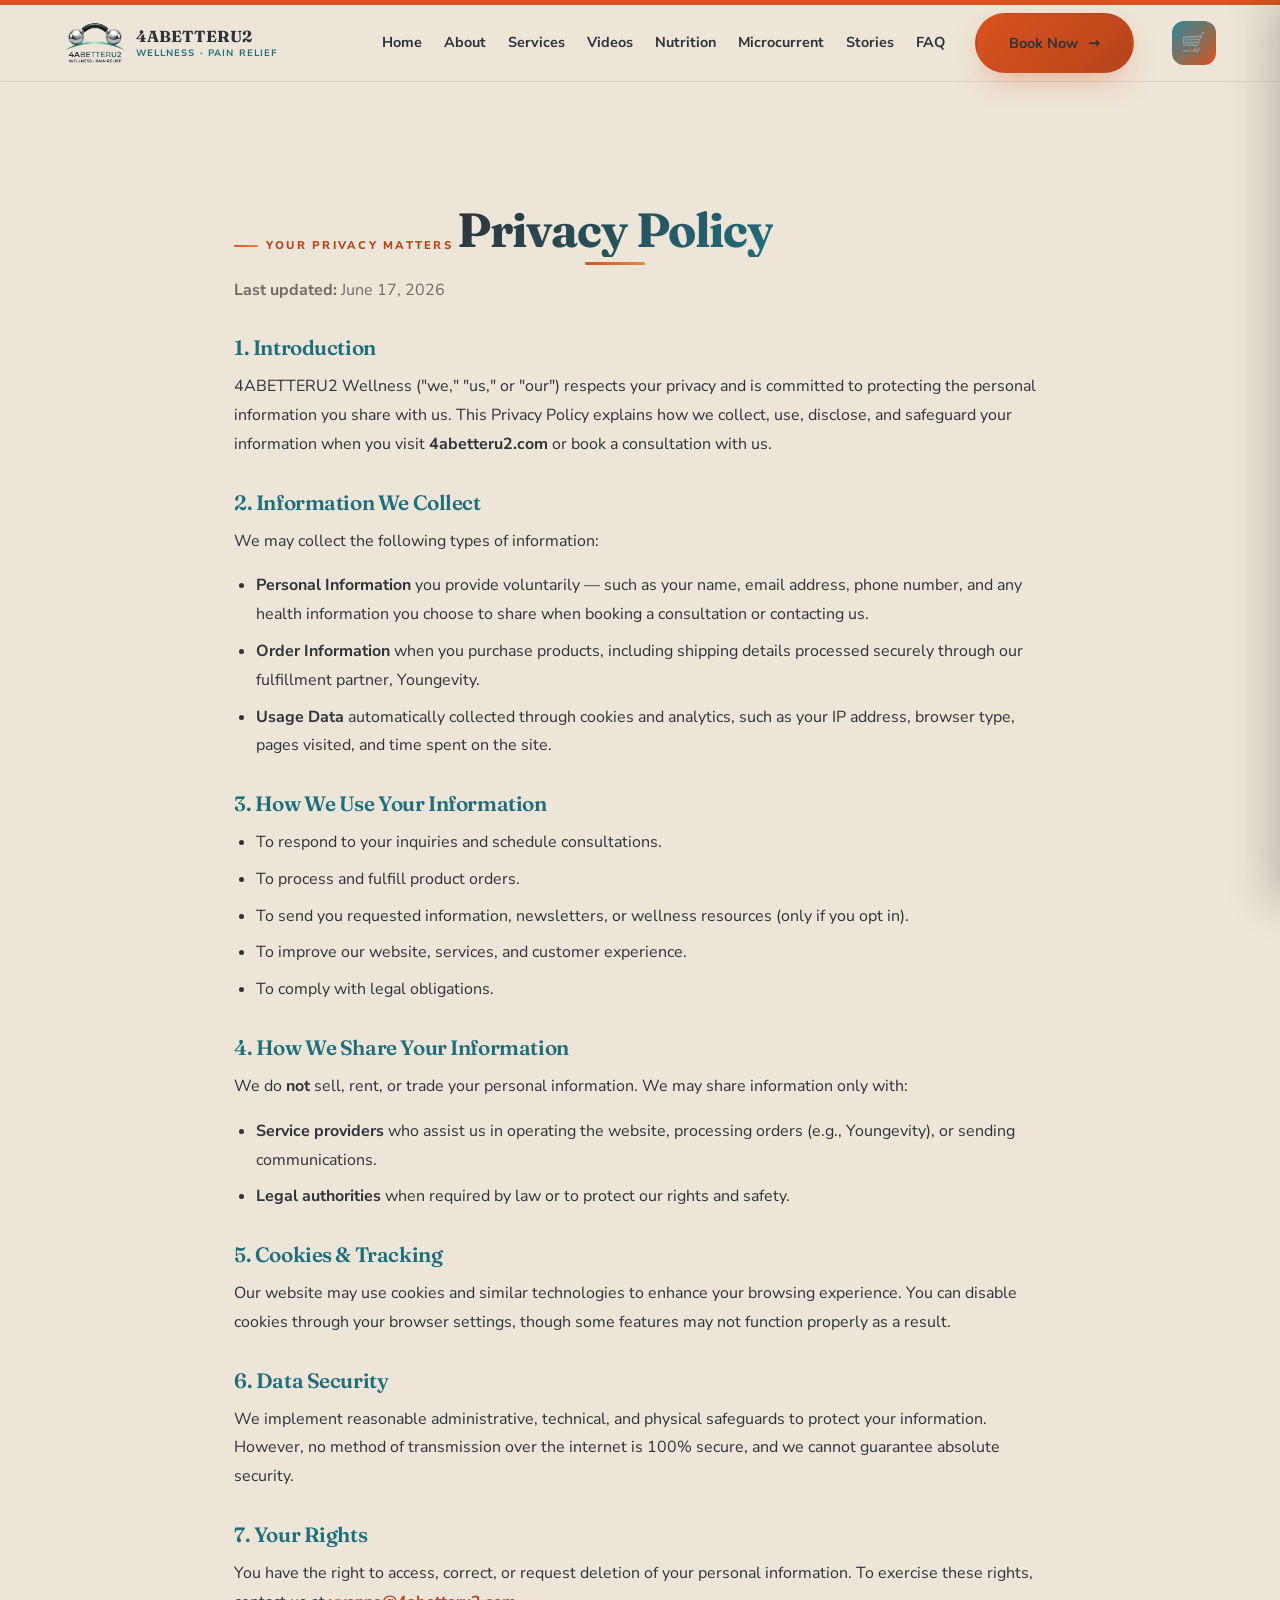
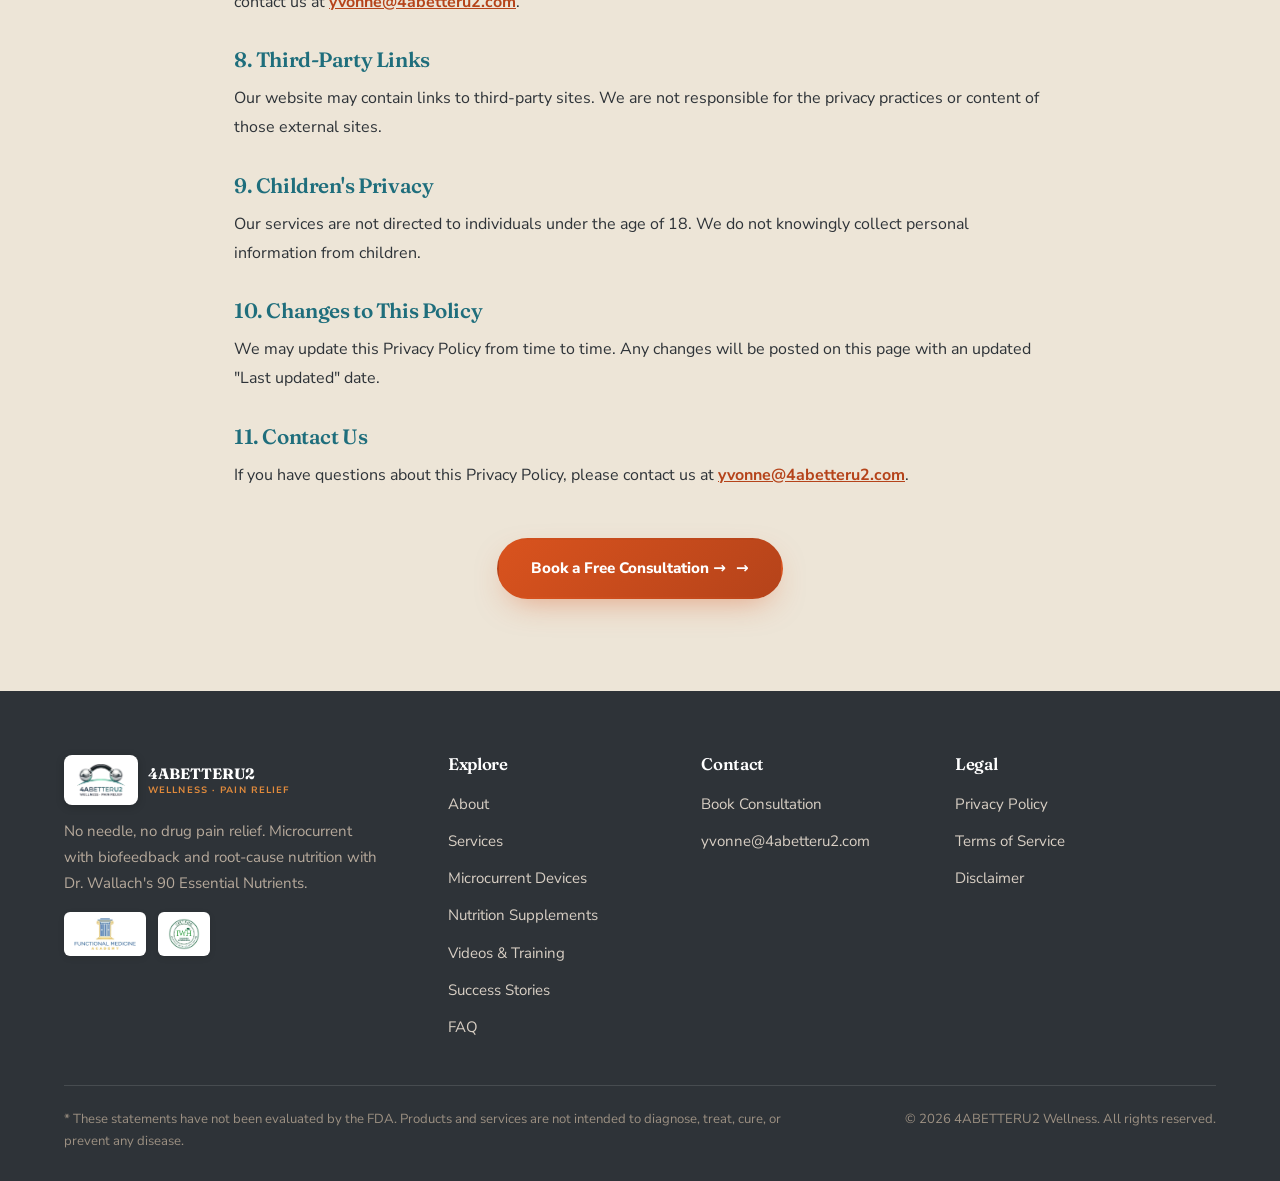
<file: privacy-policy.html>
<!DOCTYPE html>
<html lang="en">
<head>
  <meta charset="UTF-8" />
  <meta name="viewport" content="width=device-width, initial-scale=1.0" />
  <title>Privacy Policy | 4ABETTERU2 Wellness</title>
  <meta name="description" content="Privacy Policy for 4ABETTERU2 Wellness. Learn how we collect, use, and protect your personal information." />
  <link rel="canonical" href="https://www.4abetteru2.com/privacy-policy.html" />

  <!-- Favicon -->
  <link rel="icon" type="image/x-icon" href="images/favicon_io/favicon.ico" />
  <link rel="icon" type="image/png" sizes="32x32" href="images/favicon_io/favicon-32x32.png" />
  <link rel="apple-touch-icon" sizes="180x180" href="images/favicon_io/apple-touch-icon.png" />

  <!-- Fonts -->
  <link href="https://fonts.googleapis.com/css2?family=Fraunces:ital,opsz,wght@0,9..144,400;0,9..144,600;0,9..144,700;1,9..144,500&family=Nunito+Sans:wght@400;700;800;900&display=swap" rel="stylesheet" />
  <link rel="stylesheet" href="styles.css" />
  <link rel="stylesheet" href="cart.css" />
</head>
<body>

  <!-- ============== HEADER ============== -->
  <header class="site-header">
    <div class="container nav">
      <a href="index.html" class="brand">
        <img src="images/logo.png" alt="4ABETTERU2 Wellness Logo" class="brand-logo" />
        <span>4ABETTERU2<small>Wellness · Pain Relief</small></span>
      </a>
      <nav>
        <button class="nav-toggle" id="navToggle" aria-label="Toggle navigation"><span></span><span></span><span></span></button>
                <ul class="nav-links" id="navLinks">
          <li><a href="index.html">Home</a></li>
          <li><a href="about.html">About</a></li>
          <li><a href="services.html">Services</a></li>
          <li><a href="videos.html">Videos</a></li>
          <li><a href="products.html">Nutrition</a></li>
          <li><a href="microcurrent.html">Microcurrent</a></li>
          <li><a href="success-stories.html">Stories</a></li>
          <li><a href="faq.html">FAQ</a></li>
          <li class="nav-cta"><a href="contact.html" class="btn btn-primary">Book Now</a></li>
          <li class="cart-icon-wrap">
            <button id="cartToggle" class="cart-icon" aria-label="Shopping Cart">
              🛒
              <span class="cart-count" id="cartCount" style="display:none">0</span>
            </button>
          </li>
        </ul>
      </nav>
    </div>
  </header>

  <!-- ============== LEGAL CONTENT ============== -->
  <section class="section" style="padding-top:120px">
    <div class="container" style="max-width:860px">
      <span class="eyebrow">Your Privacy Matters</span>
      <h1 class="section-title" style="text-align:left">Privacy Policy</h1>
      <p style="color:var(--muted)"><strong>Last updated:</strong> June 17, 2026</p>

      <div class="legal-body" style="margin-top:32px; line-height:1.8;">
        <h3>1. Introduction</h3>
        <p>4ABETTERU2 Wellness ("we," "us," or "our") respects your privacy and is committed to protecting the personal information you share with us. This Privacy Policy explains how we collect, use, disclose, and safeguard your information when you visit <strong>4abetteru2.com</strong> or book a consultation with us.</p>

        <h3>2. Information We Collect</h3>
        <p>We may collect the following types of information:</p>
        <ul>
          <li><strong>Personal Information</strong> you provide voluntarily — such as your name, email address, phone number, and any health information you choose to share when booking a consultation or contacting us.</li>
          <li><strong>Order Information</strong> when you purchase products, including shipping details processed securely through our fulfillment partner, Youngevity.</li>
          <li><strong>Usage Data</strong> automatically collected through cookies and analytics, such as your IP address, browser type, pages visited, and time spent on the site.</li>
        </ul>

        <h3>3. How We Use Your Information</h3>
        <ul>
          <li>To respond to your inquiries and schedule consultations.</li>
          <li>To process and fulfill product orders.</li>
          <li>To send you requested information, newsletters, or wellness resources (only if you opt in).</li>
          <li>To improve our website, services, and customer experience.</li>
          <li>To comply with legal obligations.</li>
        </ul>

        <h3>4. How We Share Your Information</h3>
        <p>We do <strong>not</strong> sell, rent, or trade your personal information. We may share information only with:</p>
        <ul>
          <li><strong>Service providers</strong> who assist us in operating the website, processing orders (e.g., Youngevity), or sending communications.</li>
          <li><strong>Legal authorities</strong> when required by law or to protect our rights and safety.</li>
        </ul>

        <h3>5. Cookies & Tracking</h3>
        <p>Our website may use cookies and similar technologies to enhance your browsing experience. You can disable cookies through your browser settings, though some features may not function properly as a result.</p>

        <h3>6. Data Security</h3>
        <p>We implement reasonable administrative, technical, and physical safeguards to protect your information. However, no method of transmission over the internet is 100% secure, and we cannot guarantee absolute security.</p>

        <h3>7. Your Rights</h3>
        <p>You have the right to access, correct, or request deletion of your personal information. To exercise these rights, contact us at <a href="mailto:yvonne@4abetteru2.com">yvonne@4abetteru2.com</a>.</p>

        <h3>8. Third-Party Links</h3>
        <p>Our website may contain links to third-party sites. We are not responsible for the privacy practices or content of those external sites.</p>

        <h3>9. Children's Privacy</h3>
        <p>Our services are not directed to individuals under the age of 18. We do not knowingly collect personal information from children.</p>

        <h3>10. Changes to This Policy</h3>
        <p>We may update this Privacy Policy from time to time. Any changes will be posted on this page with an updated "Last updated" date.</p>

        <h3>11. Contact Us</h3>
        <p>If you have questions about this Privacy Policy, please contact us at <a href="mailto:yvonne@4abetteru2.com">yvonne@4abetteru2.com</a>.</p>
      </div>

      <div class="center" style="margin-top:48px">
        <a href="contact.html" class="btn btn-primary">Book a Free Consultation →</a>
      </div>
    </div>
  </section>

  <!-- ============== FOOTER ============== -->
  <footer class="footer">
    <div class="container">
      <div class="footer-grid">
        <div>
          <a href="index.html" class="brand"><img src="images/logo.png" alt="4ABETTERU2 Wellness Logo" class="brand-logo" /><span>4ABETTERU2<small>Wellness · Pain Relief</small></span></a>
          <p class="desc">No needle, no drug pain relief. Microcurrent with biofeedback and root-cause nutrition with Dr. Wallach's 90 Essential Nutrients.</p>
          <div class="cert-logos">
            <img src="images/FMA%20Functional%20Med%20Academy%20Logo.avif" alt="Functional Medicine Academy" class="cert-logo" />
            <img src="images/IWH%20Coaching%20logo.avif" alt="IWH Coaching" class="cert-logo" />
          </div>
        </div>
        <div>
          <h4>Explore</h4>
          <ul>
            <li><a href="about.html">About</a></li>
            <li><a href="services.html">Services</a></li>
            <li><a href="microcurrent.html">Microcurrent Devices</a></li>
            <li><a href="products.html">Nutrition Supplements</a></li>
            <li><a href="videos.html">Videos &amp; Training</a></li>
            <li><a href="success-stories.html">Success Stories</a></li>
            <li><a href="faq.html">FAQ</a></li>
          </ul>
        </div>
        <div>
          <h4>Contact</h4>
          <ul>
            <li><a href="contact.html">Book Consultation</a></li>
            <li><a href="mailto:yvonne@4abetteru2.com">yvonne@4abetteru2.com</a></li>
          </ul>
        </div>
        <div>
          <h4>Legal</h4>
          <ul>
            <li><a href="privacy-policy.html">Privacy Policy</a></li>
            <li><a href="terms-of-service.html">Terms of Service</a></li>
            <li><a href="disclaimer.html">Disclaimer</a></li>
          </ul>
        </div>
      </div>
      <div class="footer-bottom">
        <p class="disc">* These statements have not been evaluated by the FDA. Products and services are not intended to diagnose, treat, cure, or prevent any disease.</p>
        <p>© <span id="year">2026</span> 4ABETTERU2 Wellness. All rights reserved.</p>
      </div>
    </div>
  </footer>

  <!-- ============== CART MODAL / SLIDE-OUT DRAWER ============== -->
  <div class="cart-modal-backdrop" id="cartBackdrop"></div>
  <div class="cart-modal" id="cartModal">
    <div class="cart-modal-header">
      <h3>🛒 Your Cart</h3>
      <button class="cart-modal-close" id="closeCart">×</button>
    </div>
    <div class="cart-modal-body">
      <div class="cart-empty" id="cartEmpty">
        <div class="cart-empty-icon">🛒</div>
        <h4>Your cart is empty</h4>
        <p>Browse our products and add items to get started with your wellness journey.</p>
        <a href="products.html" class="btn btn-primary" style="margin-top:20px">Browse Products</a>
      </div>
      <div class="cart-items" id="cartItems"></div>
    </div>
    <div class="cart-modal-footer">
      <div class="cart-subtotal">
        <span class="cart-subtotal-label">Subtotal</span>
        <span class="cart-subtotal-amount" id="cartSubtotal">$0.00</span>
      </div>
      <button class="cart-checkout-btn" id="checkoutBtn">Proceed to Checkout →</button>
      <button class="cart-continue-btn" id="continueShopping2">Continue Shopping</button>
      <p class="cart-note">Secure checkout powered by Youngevity. You'll be redirected to complete your purchase.</p>
    </div>
  </div>

  <script src="products.js"></script>
  <script src="cart.js"></script>
  <script src="script.js"></script>
</body>
</html>
</file>
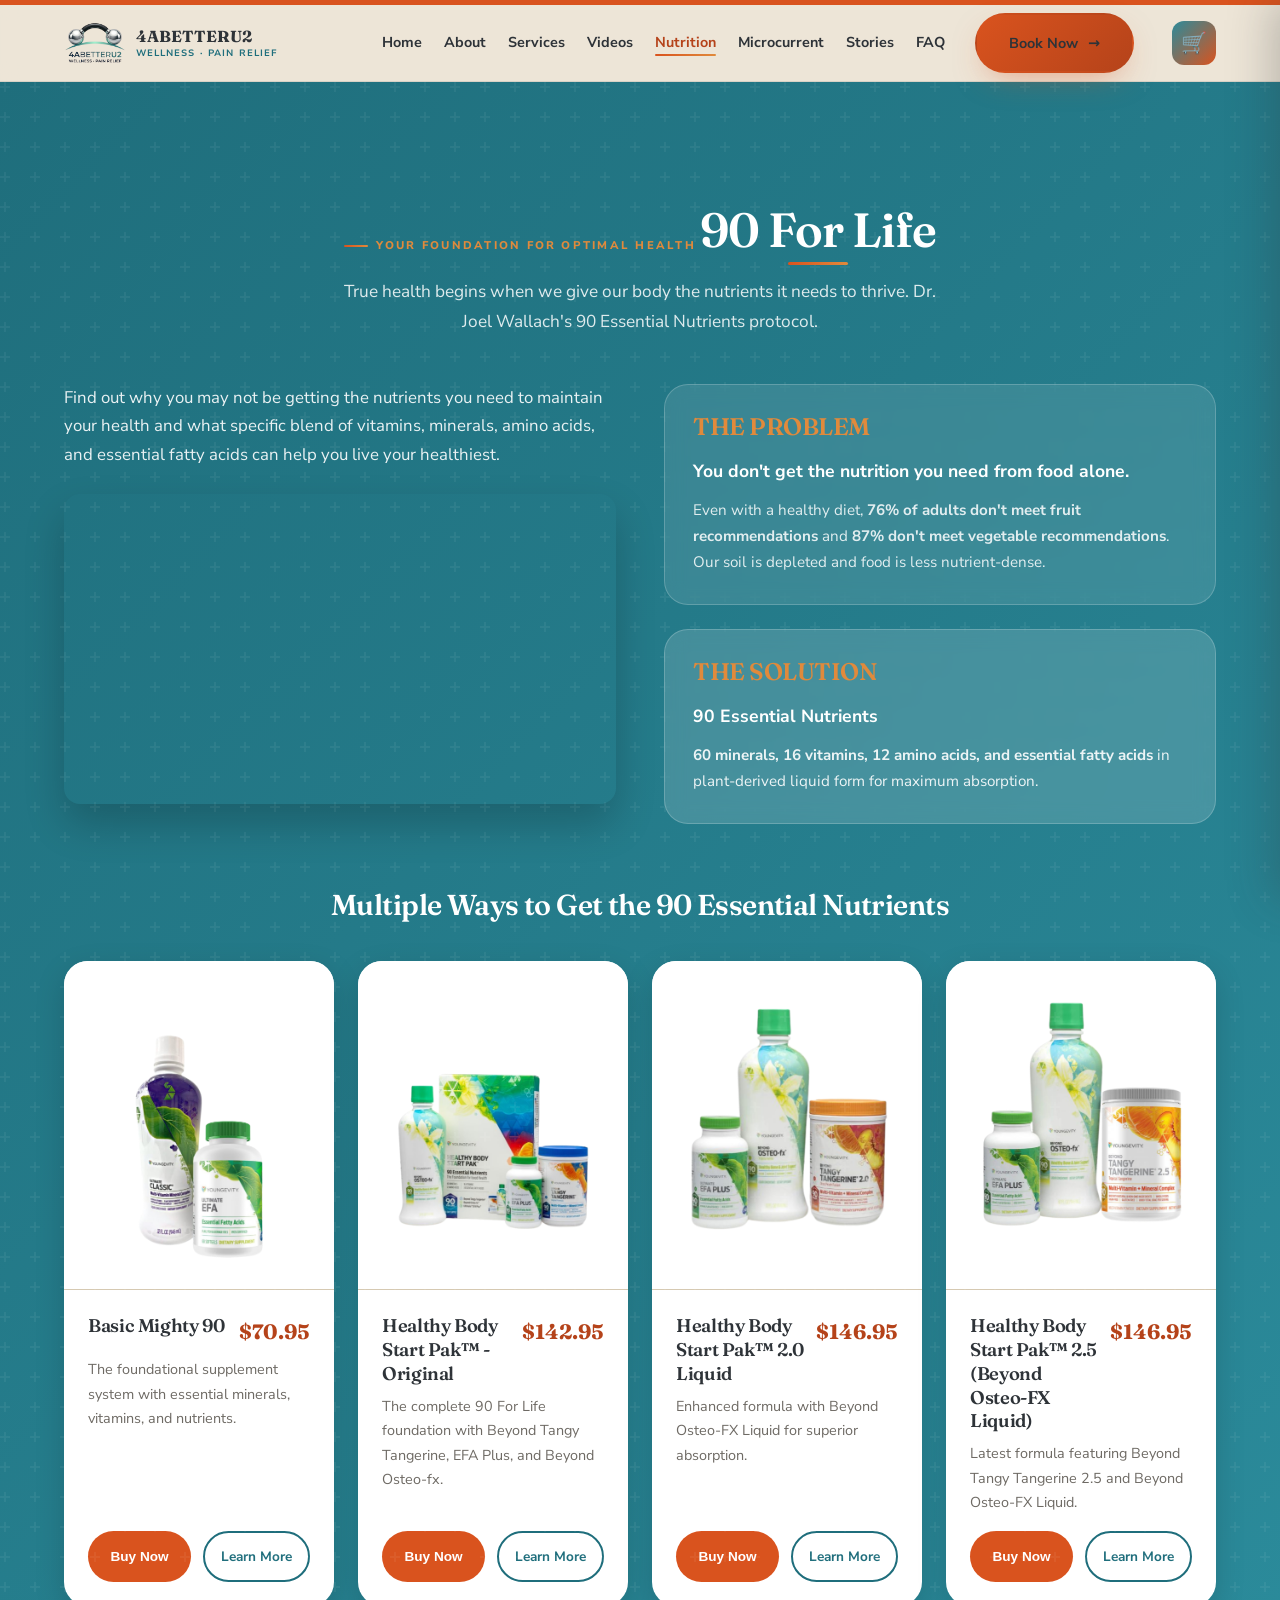
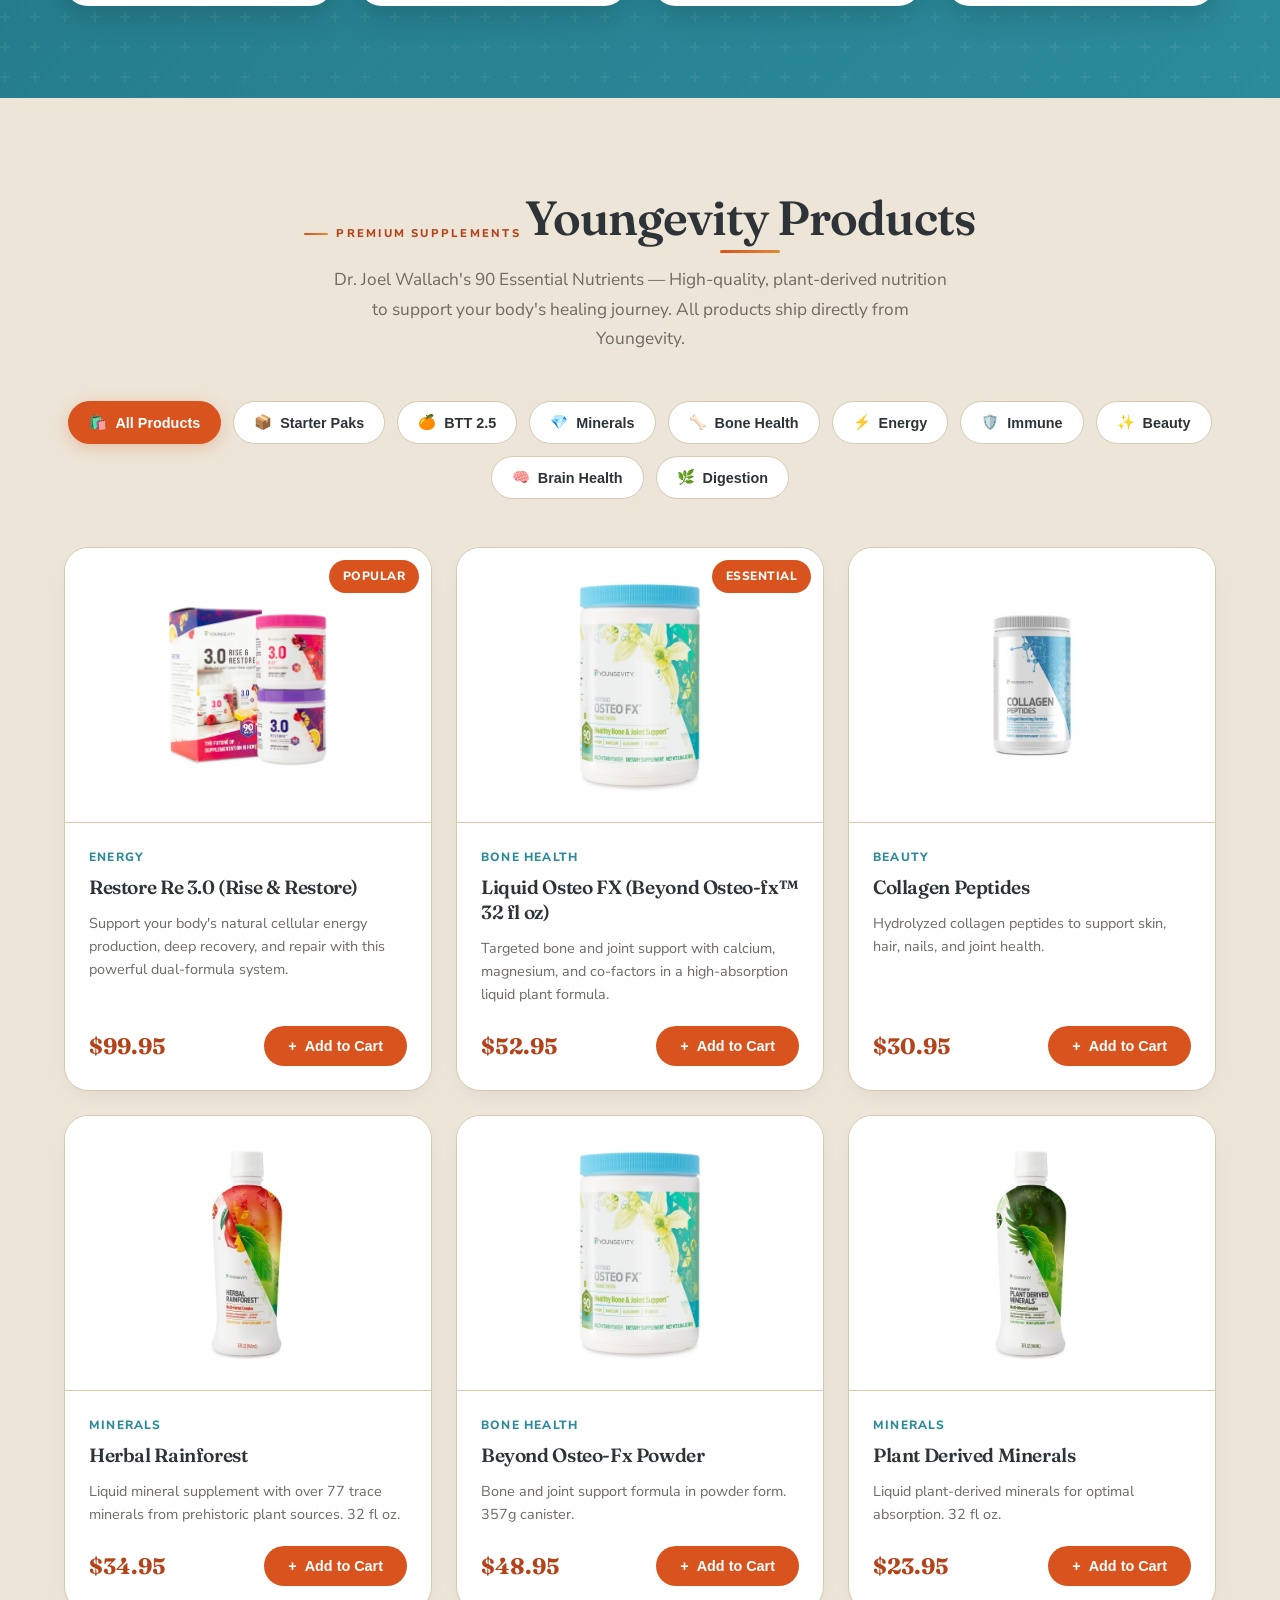
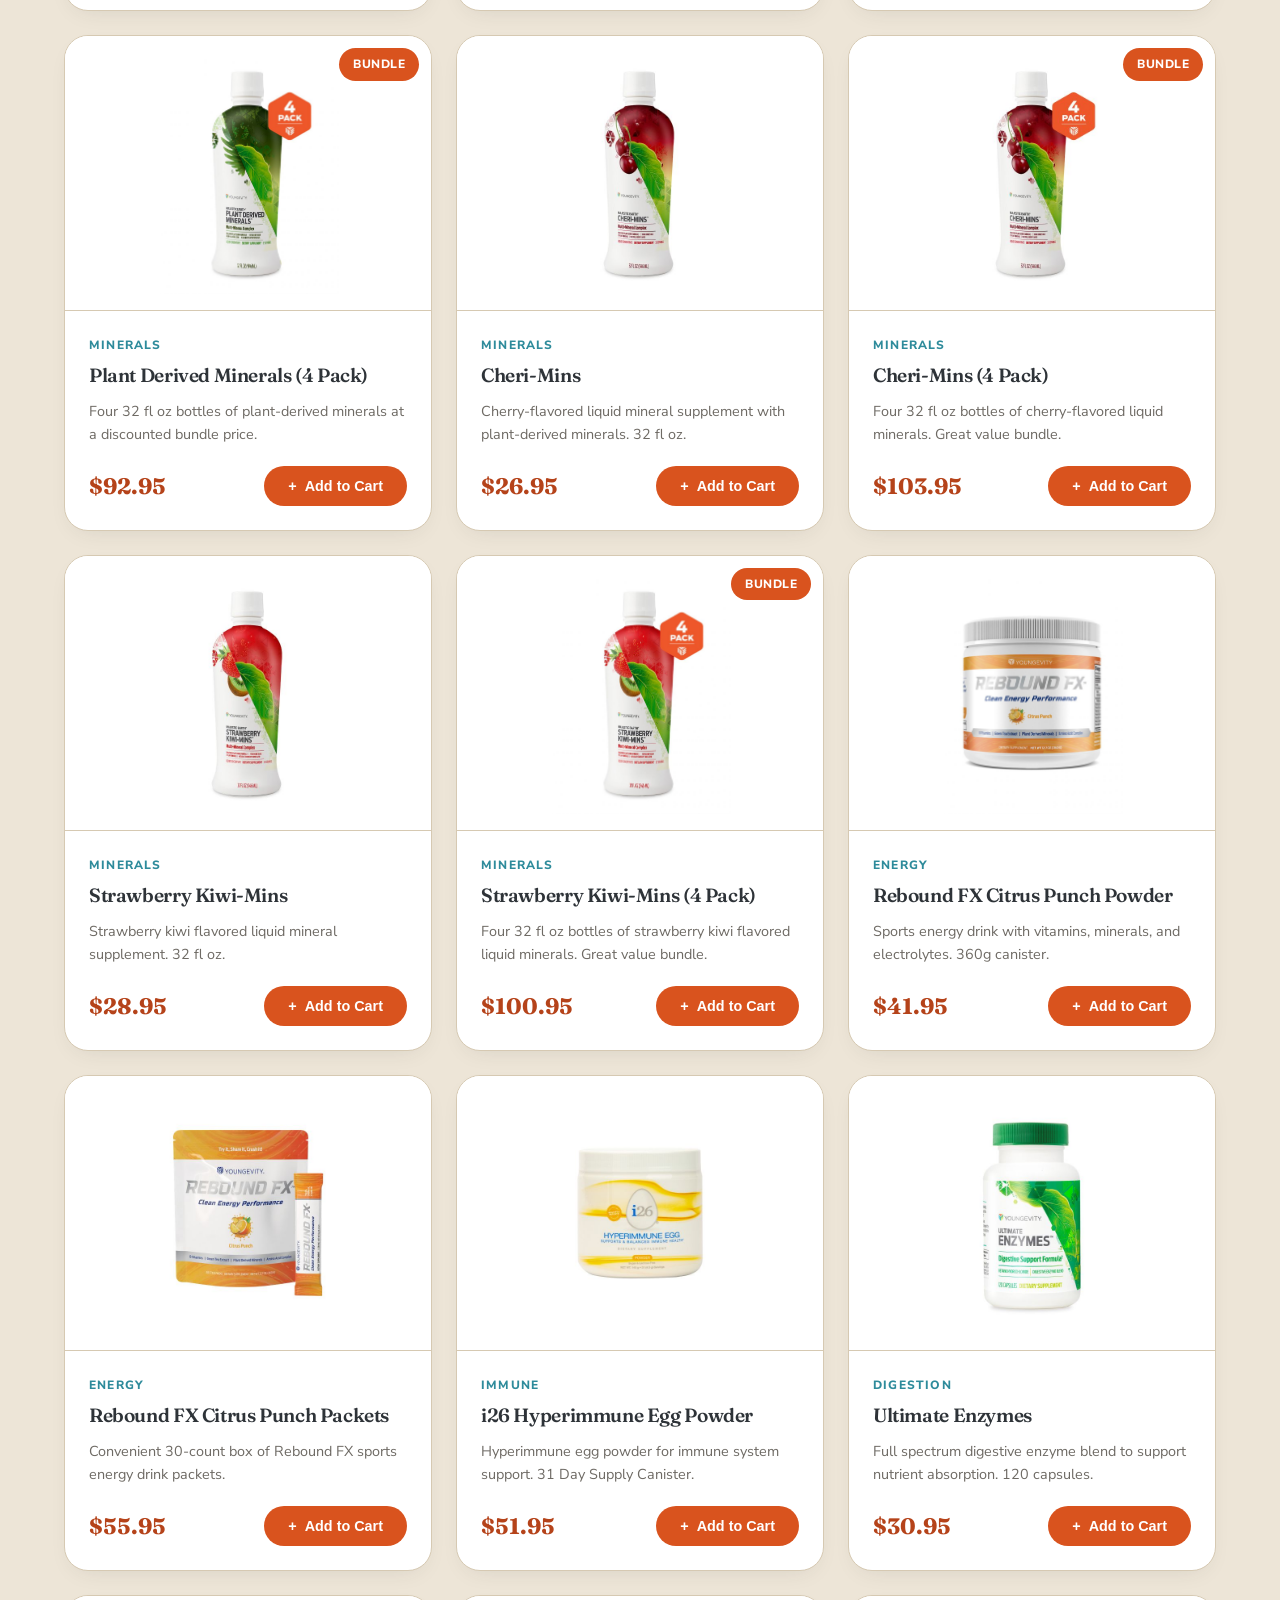
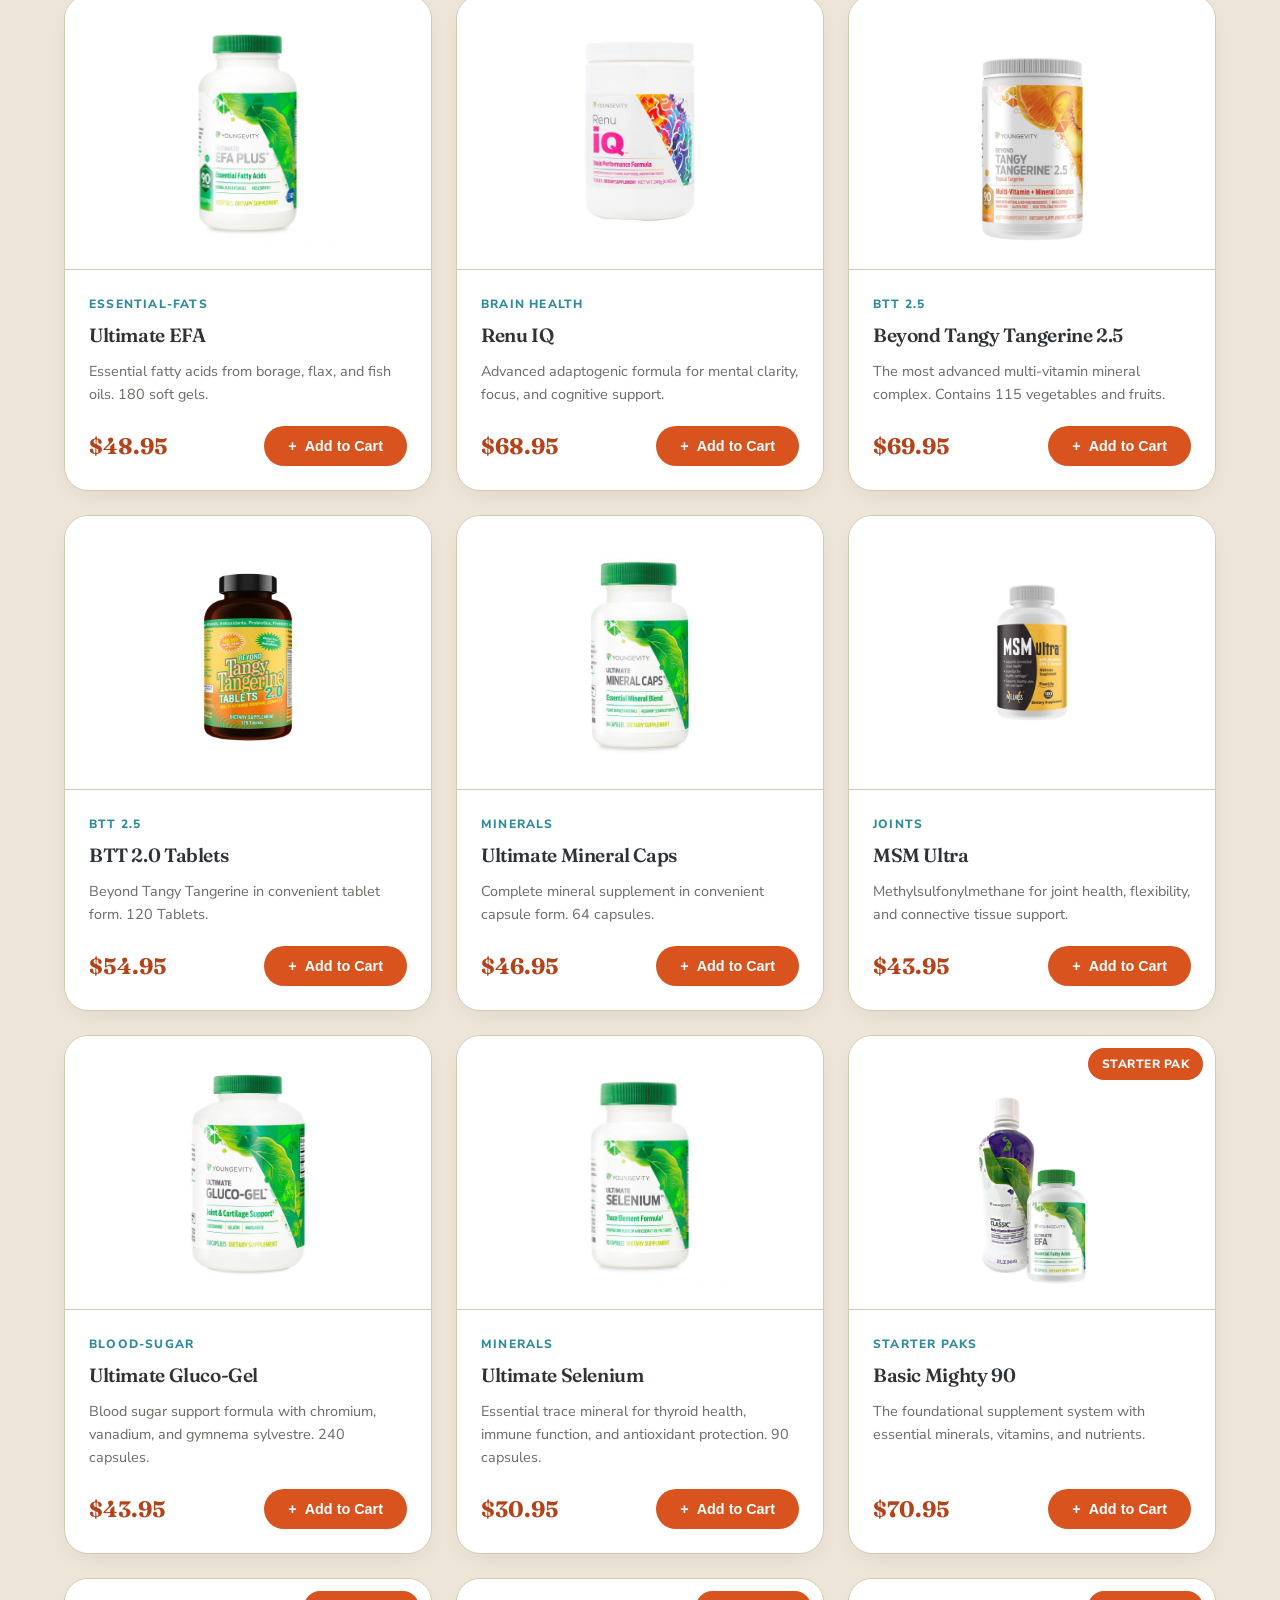
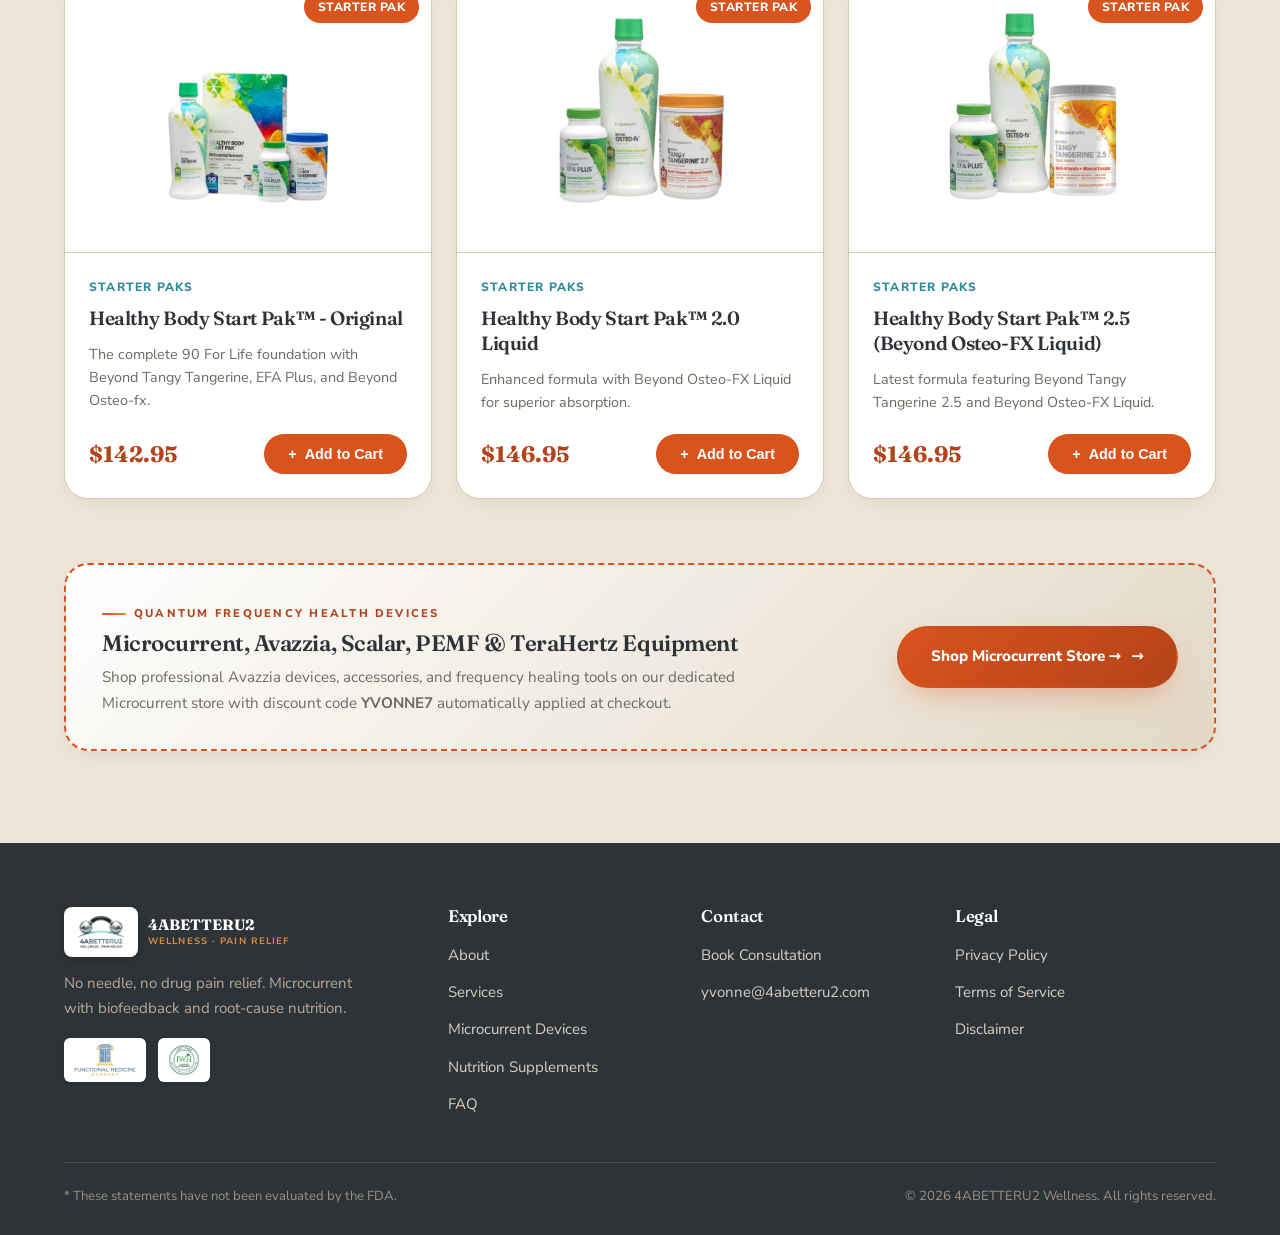
<file: products.html>
<!DOCTYPE html>
<html lang="en">
<head>
  <meta charset="UTF-8" />
  <meta name="viewport" content="width=device-width, initial-scale=1.0" />
  <title>Youngevity Products | 90 For Life Supplements | 4ABETTERU2</title>
  <meta name="description" content="Shop Dr. Joel Wallach's Youngevity products. 90 For Life nutritional supplements, vitamins, minerals, and health paks for optimal wellness." />
  <link rel="canonical" href="https://www.4abetteru2.com/products.html" />
  
  <!-- Favicon -->
  <link rel="icon" type="image/x-icon" href="images/favicon_io/favicon.ico" />
  <link rel="icon" type="image/png" sizes="32x32" href="images/favicon_io/favicon-32x32.png" />
  <link rel="apple-touch-icon" sizes="180x180" href="images/favicon_io/apple-touch-icon.png" />
  
  <!-- Fonts -->
  <link href="https://fonts.googleapis.com/css2?family=Fraunces:ital,opsz,wght@0,9..144,400;0,9..144,600;0,9..144,700;1,9..144,500&family=Nunito+Sans:wght@400;700;800;900&display=swap" rel="stylesheet" />
  <link rel="stylesheet" href="styles.css" />
  <link rel="stylesheet" href="cart.css" />
</head>
<body>

  <!-- ============== HEADER ============== -->
  <header class="site-header">
    <div class="container nav">
      <a href="index.html" class="brand">
        <img src="images/logo.png" alt="4ABETTERU2 Wellness Logo" class="brand-logo" />
        <span>4ABETTERU2<small>Wellness · Pain Relief</small></span>
      </a>
      <nav>
        <button class="nav-toggle" id="navToggle" aria-label="Toggle navigation"><span></span><span></span><span></span></button>
        <ul class="nav-links" id="navLinks">
          <li><a href="index.html">Home</a></li>
          <li><a href="about.html">About</a></li>
          <li><a href="services.html">Services</a></li>
          <li><a href="videos.html">Videos</a></li>
          <li><a href="products.html" class="active">Nutrition</a></li>
          <li><a href="microcurrent.html">Microcurrent</a></li>
          <li><a href="success-stories.html">Stories</a></li>
          <li><a href="faq.html">FAQ</a></li>
          <li class="nav-cta"><a href="contact.html" class="btn btn-primary">Book Now</a></li>
          <li class="cart-icon-wrap">
            <button id="cartToggle" class="cart-icon" aria-label="Shopping Cart">
              🛒
              <span class="cart-count" id="cartCount" style="display:none">0</span>
            </button>
          </li>
        </ul>
      </nav>
    </div>
  </header>

  <!-- ============== 90 FOR LIFE SECTION ============== -->
  <section class="section ninety-section" style="padding-top:120px">
    <div class="container">
      <div class="center" style="margin-bottom: 48px;">
        <span class="eyebrow">Your Foundation for Optimal Health</span>
        <h2 class="section-title">90 For Life</h2>
        <p class="section-lead">True health begins when we give our body the nutrients it needs to thrive. Dr. Joel Wallach's 90 Essential Nutrients protocol.</p>
      </div>

      <div class="ninety-content-grid">
        <div>
          <p style="color: rgba(255,255,255,0.9); margin-bottom: 24px; font-size: 1.05rem;">
            Find out why you may not be getting the nutrients you need to maintain your health and what specific blend of vitamins, minerals, amino acids, and essential fatty acids can help you live your healthiest.
          </p>
          <div style="aspect-ratio: 16/9; border-radius: 16px; overflow: hidden; box-shadow: 0 20px 40px rgba(0,0,0,0.2);">
            <iframe src="https://players.brightcove.net/5975371686001/epPd797Th_default/index.html?videoId=6280345049001" allowfullscreen frameborder="0" style="width: 100%; height: 100%; border: none;"></iframe>
          </div>
        </div>

        <div class="ninety-info-cards">
          <div class="ninety-info-card">
            <h3 style="font-size: 1.5rem; color: var(--gold); margin-bottom: 16px;">THE PROBLEM</h3>
            <p style="font-weight: 700; color: #fff; font-size: 1.1rem; margin-bottom: 12px;">You don't get the nutrition you need from food alone.</p>
            <p style="color: rgba(255,255,255,0.85); font-size: 0.95rem; line-height: 1.7;">Even with a healthy diet, <strong>76% of adults don't meet fruit recommendations</strong> and <strong>87% don't meet vegetable recommendations</strong>. Our soil is depleted and food is less nutrient-dense.</p>
          </div>

          <div class="ninety-info-card" style="background: rgba(255,255,255,0.15);">
            <h3 style="font-size: 1.5rem; color: var(--gold); margin-bottom: 16px;">THE SOLUTION</h3>
            <p style="font-weight: 700; color: #fff; font-size: 1.1rem; margin-bottom: 12px;">90 Essential Nutrients</p>
            <p style="color: rgba(255,255,255,0.9); font-size: 0.95rem; line-height: 1.7;"><strong>60 minerals, 16 vitamins, 12 amino acids, and essential fatty acids</strong> in plant-derived liquid form for maximum absorption.</p>
          </div>
        </div>
      </div>

      <!-- 90 For Life Paks -->
      <div style="margin-top: 64px;">
        <h3 style="text-align: center; font-size: 1.8rem; color: #fff; margin-bottom: 40px;">Multiple Ways to Get the 90 Essential Nutrients</h3>
        <div class="ninety-paks-grid" id="ninetyPaksGrid"></div>
      </div>
    </div>
  </section>

  <!-- ============== PRODUCTS SECTION ============== -->
  <section class="section products-section" id="products">
    <div class="container">
      <div class="center products-intro">
        <span class="eyebrow">Premium Supplements</span>
        <h2 class="section-title">Youngevity Products</h2>
        <p class="section-lead">Dr. Joel Wallach's 90 Essential Nutrients — High-quality, plant-derived nutrition to support your body's healing journey. All products ship directly from Youngevity.</p>
      </div>
      
      <!-- Category Filter -->
      <div class="category-filter" id="categoryFilter"></div>
      
      <!-- Products Grid -->
      <div class="products-grid" id="productsGrid"></div>

      <!-- Quantum Frequency Health Devices & Microcurrent Equipment Notice -->
      <div style="margin-top: 56px; padding: 32px 36px; background: linear-gradient(135deg, #fff 0%, var(--cream-2) 100%); border-radius: var(--radius); border: 2px dashed var(--coral); box-shadow: var(--shadow-sm); display: flex; align-items: center; justify-content: space-between; gap: 24px; flex-wrap: wrap;">
        <div style="max-width: 720px;">
          <span class="eyebrow" style="margin-bottom: 8px;">Quantum Frequency Health Devices</span>
          <h3 style="font-size: 1.4rem; margin-bottom: 8px; color: var(--charcoal);">Microcurrent, Avazzia, Scalar, PEMF &amp; TeraHertz Equipment</h3>
          <p style="color: var(--muted); font-size: 0.95rem; line-height: 1.7; margin-bottom: 0;">Shop professional Avazzia devices, accessories, and frequency healing tools on our dedicated Microcurrent store with discount code <strong>YVONNE7</strong> automatically applied at checkout.</p>
        </div>
        <a href="microcurrent.html" class="btn btn-primary" style="white-space: nowrap;">Shop Microcurrent Store →</a>
      </div>
    </div>
  </section>

  <!-- ============== FOOTER ============== -->
  <footer class="footer">
    <div class="container">
      <div class="footer-grid">
        <div>
          <a href="index.html" class="brand"><img src="images/logo.png" alt="4ABETTERU2 Wellness Logo" class="brand-logo" /><span>4ABETTERU2<small>Wellness · Pain Relief</small></span></a>
          <p class="desc">No needle, no drug pain relief. Microcurrent with biofeedback and root-cause nutrition.</p>
          <div class="cert-logos">
            <img src="images/FMA%20Functional%20Med%20Academy%20Logo.avif" alt="Functional Medicine Academy" class="cert-logo" />
            <img src="images/IWH%20Coaching%20logo.avif" alt="IWH Coaching" class="cert-logo" />
          </div>
        </div>
        <div>
          <h4>Explore</h4>
          <ul>
            <li><a href="about.html">About</a></li>
            <li><a href="services.html">Services</a></li>
            <li><a href="microcurrent.html">Microcurrent Devices</a></li>
            <li><a href="products.html">Nutrition Supplements</a></li>
            <li><a href="faq.html">FAQ</a></li>
          </ul>
        </div>
        <div>
          <h4>Contact</h4>
          <ul>
            <li><a href="contact.html">Book Consultation</a></li>
            <li><a href="mailto:yvonne@4abetteru2.com">yvonne@4abetteru2.com</a></li>
          </ul>
        </div>
        <div>
          <h4>Legal</h4>
          <ul>
            <li><a href="privacy-policy.html">Privacy Policy</a></li>
            <li><a href="terms-of-service.html">Terms of Service</a></li>
            <li><a href="disclaimer.html">Disclaimer</a></li>
          </ul>
        </div>
      </div>
      <div class="footer-bottom">
        <p class="disc">* These statements have not been evaluated by the FDA.</p>
        <p>© <span id="year">2026</span> 4ABETTERU2 Wellness. All rights reserved.</p>
      </div>
    </div>
  </footer>

  <!-- ============== CART MODAL / SLIDE-OUT DRAWER ============== -->
  <div class="cart-modal-backdrop" id="cartBackdrop"></div>
  <div class="cart-modal" id="cartModal">
    <div class="cart-modal-header">
      <h3>🛒 Your Cart</h3>
      <button class="cart-modal-close" id="closeCart">×</button>
    </div>
    <div class="cart-modal-body">
      <div class="cart-empty" id="cartEmpty">
        <div class="cart-empty-icon">🛒</div>
        <h4>Your cart is empty</h4>
        <p>Browse our products and add items to get started with your wellness journey.</p>
        <button class="btn btn-primary" id="continueShopping" style="margin-top:20px">Browse Products</button>
      </div>
      <div class="cart-items" id="cartItems"></div>
    </div>
    <div class="cart-modal-footer">
      <div class="cart-subtotal">
        <span class="cart-subtotal-label">Subtotal</span>
        <span class="cart-subtotal-amount" id="cartSubtotal">$0.00</span>
      </div>
      <button class="cart-checkout-btn" id="checkoutBtn">Proceed to Checkout →</button>
      <button class="cart-continue-btn" id="continueShopping2">Continue Shopping</button>
      <p class="cart-note">Secure checkout powered by Youngevity. You'll be redirected to complete your purchase.</p>
    </div>
  </div>

  <script src="products.js"></script>
  <script src="cart.js"></script>
  <script src="script.js"></script>
</body>
</html>
</file>
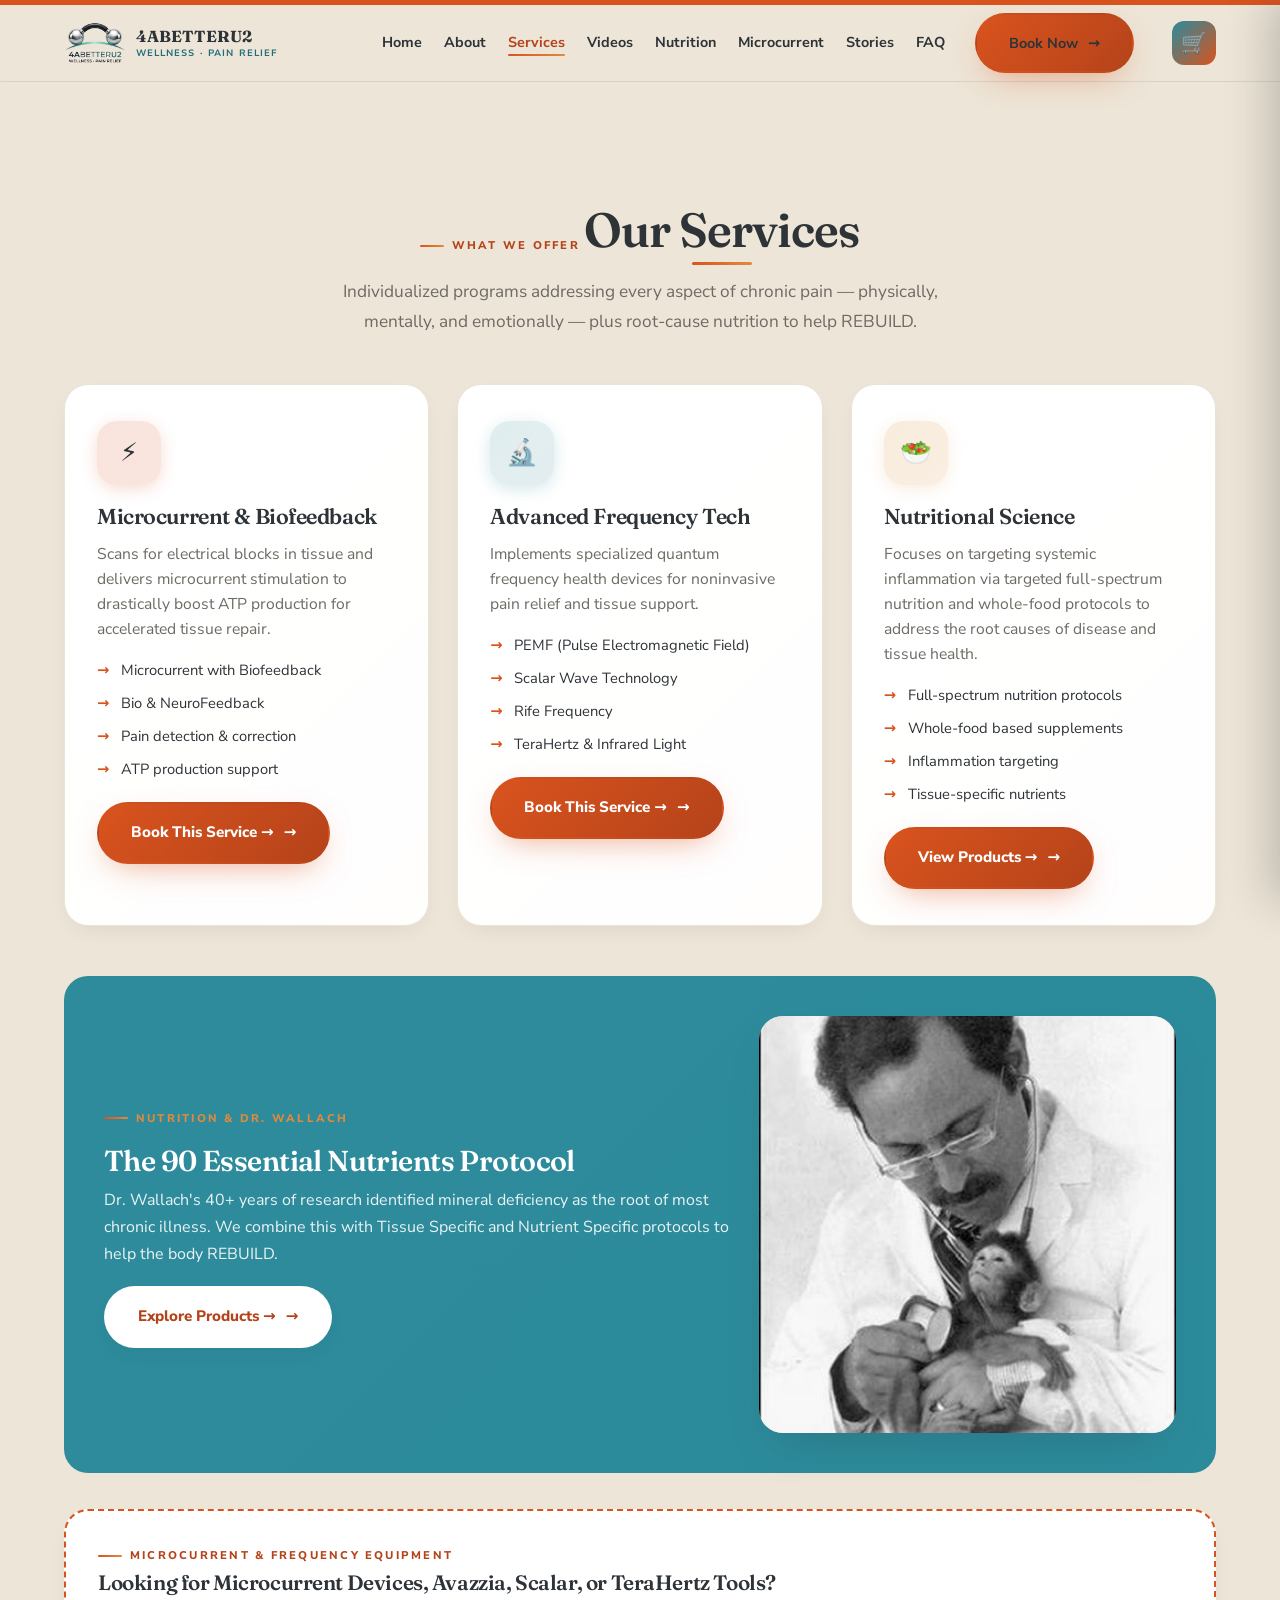
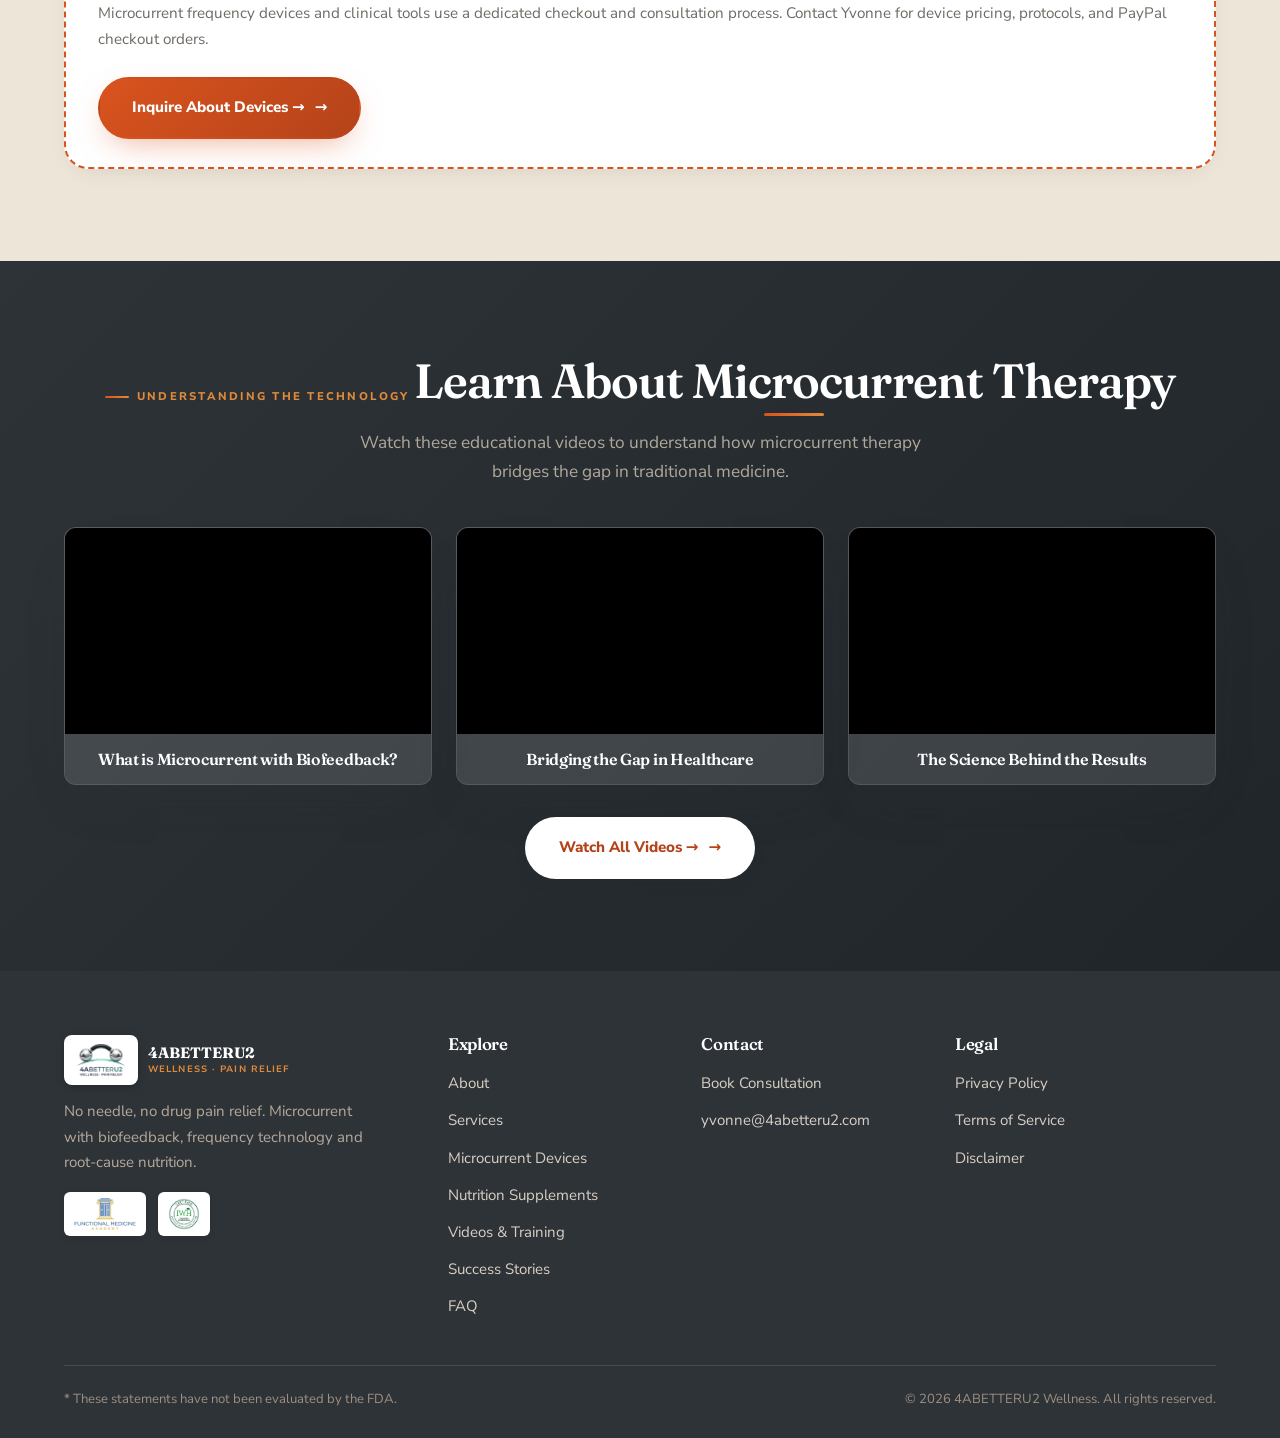
<file: services.html>
<!DOCTYPE html>
<html lang="en">
<head>
  <meta charset="UTF-8" />
  <meta name="viewport" content="width=device-width, initial-scale=1.0" />
  <title>Services | Microcurrent, Functional Medicine & Nutrition | 4ABETTERU2</title>
  <meta name="description" content="Microcurrent therapy, biofeedback, functional medicine consultations, and Dr. Wallach's 90 For Life nutrition protocol. No needle, no drug pain relief." />
  <link rel="canonical" href="https://www.4abetteru2.com/services.html" />
  
  <!-- Favicon -->
  <link rel="icon" type="image/x-icon" href="images/favicon_io/favicon.ico" />
  <link rel="icon" type="image/png" sizes="32x32" href="images/favicon_io/favicon-32x32.png" />
  <link rel="apple-touch-icon" sizes="180x180" href="images/favicon_io/apple-touch-icon.png" />
  
  <!-- Fonts -->
  <link href="https://fonts.googleapis.com/css2?family=Fraunces:ital,opsz,wght@0,9..144,400;0,9..144,600;0,9..144,700;1,9..144,500&family=Nunito+Sans:wght@400;700;800;900&display=swap" rel="stylesheet" />
  <link rel="stylesheet" href="styles.css" />
  <link rel="stylesheet" href="cart.css" />
</head>
<body>

  <!-- ============== HEADER ============== -->
  <header class="site-header">
    <div class="container nav">
      <a href="index.html" class="brand">
        <img src="images/logo.png" alt="4ABETTERU2 Wellness Logo" class="brand-logo" />
        <span>4ABETTERU2<small>Wellness · Pain Relief</small></span>
      </a>
      <nav>
        <button class="nav-toggle" id="navToggle" aria-label="Toggle navigation"><span></span><span></span><span></span></button>
                <ul class="nav-links" id="navLinks">
          <li><a href="index.html">Home</a></li>
          <li><a href="about.html">About</a></li>
          <li><a href="services.html" class="active">Services</a></li>
          <li><a href="videos.html">Videos</a></li>
          <li><a href="products.html">Nutrition</a></li>
          <li><a href="microcurrent.html">Microcurrent</a></li>
          <li><a href="success-stories.html">Stories</a></li>
          <li><a href="faq.html">FAQ</a></li>
          <li class="nav-cta"><a href="contact.html" class="btn btn-primary">Book Now</a></li>
          <li class="cart-icon-wrap">
            <button id="cartToggle" class="cart-icon" aria-label="Shopping Cart">
              🛒
              <span class="cart-count" id="cartCount" style="display:none">0</span>
            </button>
          </li>
        </ul>
      </nav>
    </div>
  </header>

  <!-- ============== SERVICES PAGE CONTENT ============== -->
  <section class="section services" style="padding-top:120px">
    <div class="container">
      <div class="center">
        <span class="eyebrow">What We Offer</span>
        <h2 class="section-title">Our Services</h2>
        <p class="section-lead">Individualized programs addressing every aspect of chronic pain — physically, mentally, and emotionally — plus root-cause nutrition to help REBUILD.</p>
      </div>
      
      <div class="service-cards" style="margin-top:48px">
        <div class="s-card">
          <div class="s-icon coral">⚡</div>
          <h3>Microcurrent &amp; Biofeedback</h3>
          <p>Scans for electrical blocks in tissue and delivers microcurrent stimulation to drastically boost ATP production for accelerated tissue repair.</p>
          <ul>
            <li>Microcurrent with Biofeedback</li>
            <li>Bio &amp; NeuroFeedback</li>
            <li>Pain detection &amp; correction</li>
            <li>ATP production support</li>
          </ul>
          <a href="contact.html" class="btn btn-primary" style="margin-top:20px">Book This Service →</a>
        </div>
        <div class="s-card">
          <div class="s-icon sage">🔬</div>
          <h3>Advanced Frequency Tech</h3>
          <p>Implements specialized quantum frequency health devices for noninvasive pain relief and tissue support.</p>
          <ul>
            <li>PEMF (Pulse Electromagnetic Field)</li>
            <li>Scalar Wave Technology</li>
            <li>Rife Frequency</li>
            <li>TeraHertz &amp; Infrared Light</li>
          </ul>
          <a href="contact.html" class="btn btn-primary" style="margin-top:20px">Book This Service →</a>
        </div>
        <div class="s-card">
          <div class="s-icon gold">🥗</div>
          <h3>Nutritional Science</h3>
          <p>Focuses on targeting systemic inflammation via targeted full-spectrum nutrition and whole-food protocols to address the root causes of disease and tissue health.</p>
          <ul>
            <li>Full-spectrum nutrition protocols</li>
            <li>Whole-food based supplements</li>
            <li>Inflammation targeting</li>
            <li>Tissue-specific nutrients</li>
          </ul>
          <a href="products.html" class="btn btn-primary" style="margin-top:20px">View Products →</a>
        </div>
      </div>

      <!-- Nutrition Banner -->
      <div class="nutrition-banner" style="margin-top:50px">
        <div>
          <span class="eyebrow">Nutrition &amp; Dr. Wallach</span>
          <h3>The 90 Essential Nutrients Protocol</h3>
          <p>Dr. Wallach's 40+ years of research identified mineral deficiency as the root of most chronic illness. We combine this with Tissue Specific and Nutrient Specific protocols to help the body REBUILD.</p>
          <a href="products.html" class="btn btn-light" style="margin-top:18px">Explore Products →</a>
        </div>
        <div class="photo-frame" style="aspect-ratio:1/1">
          <img src="images/Dr%20Wallach.jpg" alt="Dr. Joel Wallach - Founder of the 90 Essential Nutrients protocol" />
        </div>
      </div>

      <!-- Quantum Frequency Health Devices Notice -->
      <div style="margin-top: 36px; padding: 28px 32px; background: #fff; border-radius: var(--radius); border: 2px dashed var(--coral); box-shadow: var(--shadow-sm); display: flex; align-items: center; justify-content: space-between; gap: 24px; flex-wrap: wrap;">
        <div>
          <span class="eyebrow" style="margin-bottom: 6px;">Microcurrent &amp; Frequency Equipment</span>
          <h4 style="font-size: 1.3rem; margin-bottom: 6px; color: var(--charcoal);">Looking for Microcurrent Devices, Avazzia, Scalar, or TeraHertz Tools?</h4>
          <p style="color: var(--muted); font-size: 0.95rem; margin-bottom: 0;">Microcurrent frequency devices and clinical tools use a dedicated checkout and consultation process. Contact Yvonne for device pricing, protocols, and PayPal checkout orders.</p>
        </div>
        <a href="contact.html" class="btn btn-primary" style="white-space: nowrap;">Inquire About Devices →</a>
      </div>
    </div>
  </section>

  <!-- ============== VIDEO SECTION ============== -->
  <section class="section microcurrent" style="background:linear-gradient(135deg,#2E3338 0%,#1F2529 100%);color:#fff">
    <div class="container">
      <div class="center">
        <span class="eyebrow" style="color:var(--gold)">Understanding the Technology</span>
        <h2 class="section-title" style="color:#fff">Learn About Microcurrent Therapy</h2>
        <p class="section-lead" style="color:#b0a99b">Watch these educational videos to understand how microcurrent therapy bridges the gap in traditional medicine.</p>
      </div>
      <div class="video-section" style="margin-top:40px">
        <div class="video-grid">
          <div class="video-card">
            <div class="video-wrap">
              <iframe src="https://www.youtube.com/embed/8t4iTstDILk" title="What is Microcurrent with Biofeedback?" allow="accelerometer; autoplay; clipboard-write; encrypted-media; gyroscope; picture-in-picture" allowfullscreen></iframe>
            </div>
            <h3>What is Microcurrent with Biofeedback?</h3>
          </div>
          <div class="video-card">
            <div class="video-wrap">
              <iframe src="https://www.youtube.com/embed/bnw_QSwsF90" title="Bridging the Gap in Healthcare" allow="accelerometer; autoplay; clipboard-write; encrypted-media; gyroscope; picture-in-picture" allowfullscreen></iframe>
            </div>
            <h3>Bridging the Gap in Healthcare</h3>
          </div>
          <div class="video-card">
            <div class="video-wrap">
              <iframe src="https://www.youtube.com/embed/mUH4Co2wE-I" title="The Science Behind the Results" allow="accelerometer; autoplay; clipboard-write; encrypted-media; gyroscope; picture-in-picture" allowfullscreen></iframe>
            </div>
            <h3>The Science Behind the Results</h3>
          </div>
        </div>
      </div>
      <div class="center" style="margin-top:32px;">
        <a href="videos.html" class="btn btn-light">Watch All Videos →</a>
      </div>
    </div>
  </section>

  <!-- ============== FOOTER ============== -->
  <footer class="footer">
    <div class="container">
      <div class="footer-grid">
        <div>
          <a href="index.html" class="brand"><img src="images/logo.png" alt="4ABETTERU2 Wellness Logo" class="brand-logo" /><span>4ABETTERU2<small>Wellness · Pain Relief</small></span></a>
          <p class="desc">No needle, no drug pain relief. Microcurrent with biofeedback, frequency technology and root-cause nutrition.</p>
          <div class="cert-logos">
            <img src="images/FMA%20Functional%20Med%20Academy%20Logo.avif" alt="Functional Medicine Academy Certification" class="cert-logo" />
            <img src="images/IWH%20Coaching%20logo.avif" alt="IWH Coaching Certification" class="cert-logo" />
          </div>
        </div>
        <div>
          <h4>Explore</h4>
          <ul>
            <li><a href="about.html">About</a></li>
            <li><a href="services.html">Services</a></li>
            <li><a href="microcurrent.html">Microcurrent Devices</a></li>
            <li><a href="products.html">Nutrition Supplements</a></li>
            <li><a href="videos.html">Videos &amp; Training</a></li>
            <li><a href="success-stories.html">Success Stories</a></li>
            <li><a href="faq.html">FAQ</a></li>
          </ul>
        </div>
        <div>
          <h4>Contact</h4>
          <ul>
            <li><a href="contact.html">Book Consultation</a></li>
            <li><a href="mailto:yvonne@4abetteru2.com">yvonne@4abetteru2.com</a></li>
          </ul>
        </div>
        <div>
          <h4>Legal</h4>
          <ul>
            <li><a href="privacy-policy.html">Privacy Policy</a></li>
            <li><a href="terms-of-service.html">Terms of Service</a></li>
            <li><a href="disclaimer.html">Disclaimer</a></li>
          </ul>
        </div>
      </div>
      <div class="footer-bottom">
        <p class="disc">* These statements have not been evaluated by the FDA.</p>
        <p>© <span id="year">2026</span> 4ABETTERU2 Wellness. All rights reserved.</p>
      </div>
    </div>
  </footer>

  <!-- ============== CART MODAL / SLIDE-OUT DRAWER ============== -->
  <div class="cart-modal-backdrop" id="cartBackdrop"></div>
  <div class="cart-modal" id="cartModal">
    <div class="cart-modal-header">
      <h3>🛒 Your Cart</h3>
      <button class="cart-modal-close" id="closeCart">×</button>
    </div>
    <div class="cart-modal-body">
      <div class="cart-empty" id="cartEmpty">
        <div class="cart-empty-icon">🛒</div>
        <h4>Your cart is empty</h4>
        <p>Browse our products and add items to get started with your wellness journey.</p>
        <a href="products.html" class="btn btn-primary" style="margin-top:20px">Browse Products</a>
      </div>
      <div class="cart-items" id="cartItems"></div>
    </div>
    <div class="cart-modal-footer">
      <div class="cart-subtotal">
        <span class="cart-subtotal-label">Subtotal</span>
        <span class="cart-subtotal-amount" id="cartSubtotal">$0.00</span>
      </div>
      <button class="cart-checkout-btn" id="checkoutBtn">Proceed to Checkout →</button>
      <button class="cart-continue-btn" id="continueShopping2">Continue Shopping</button>
      <p class="cart-note">Secure checkout powered by Youngevity. You'll be redirected to complete your purchase.</p>
    </div>
  </div>

  <script src="products.js"></script>
  <script src="cart.js"></script>
  <script src="script.js"></script>
</body>
</html>
</file>
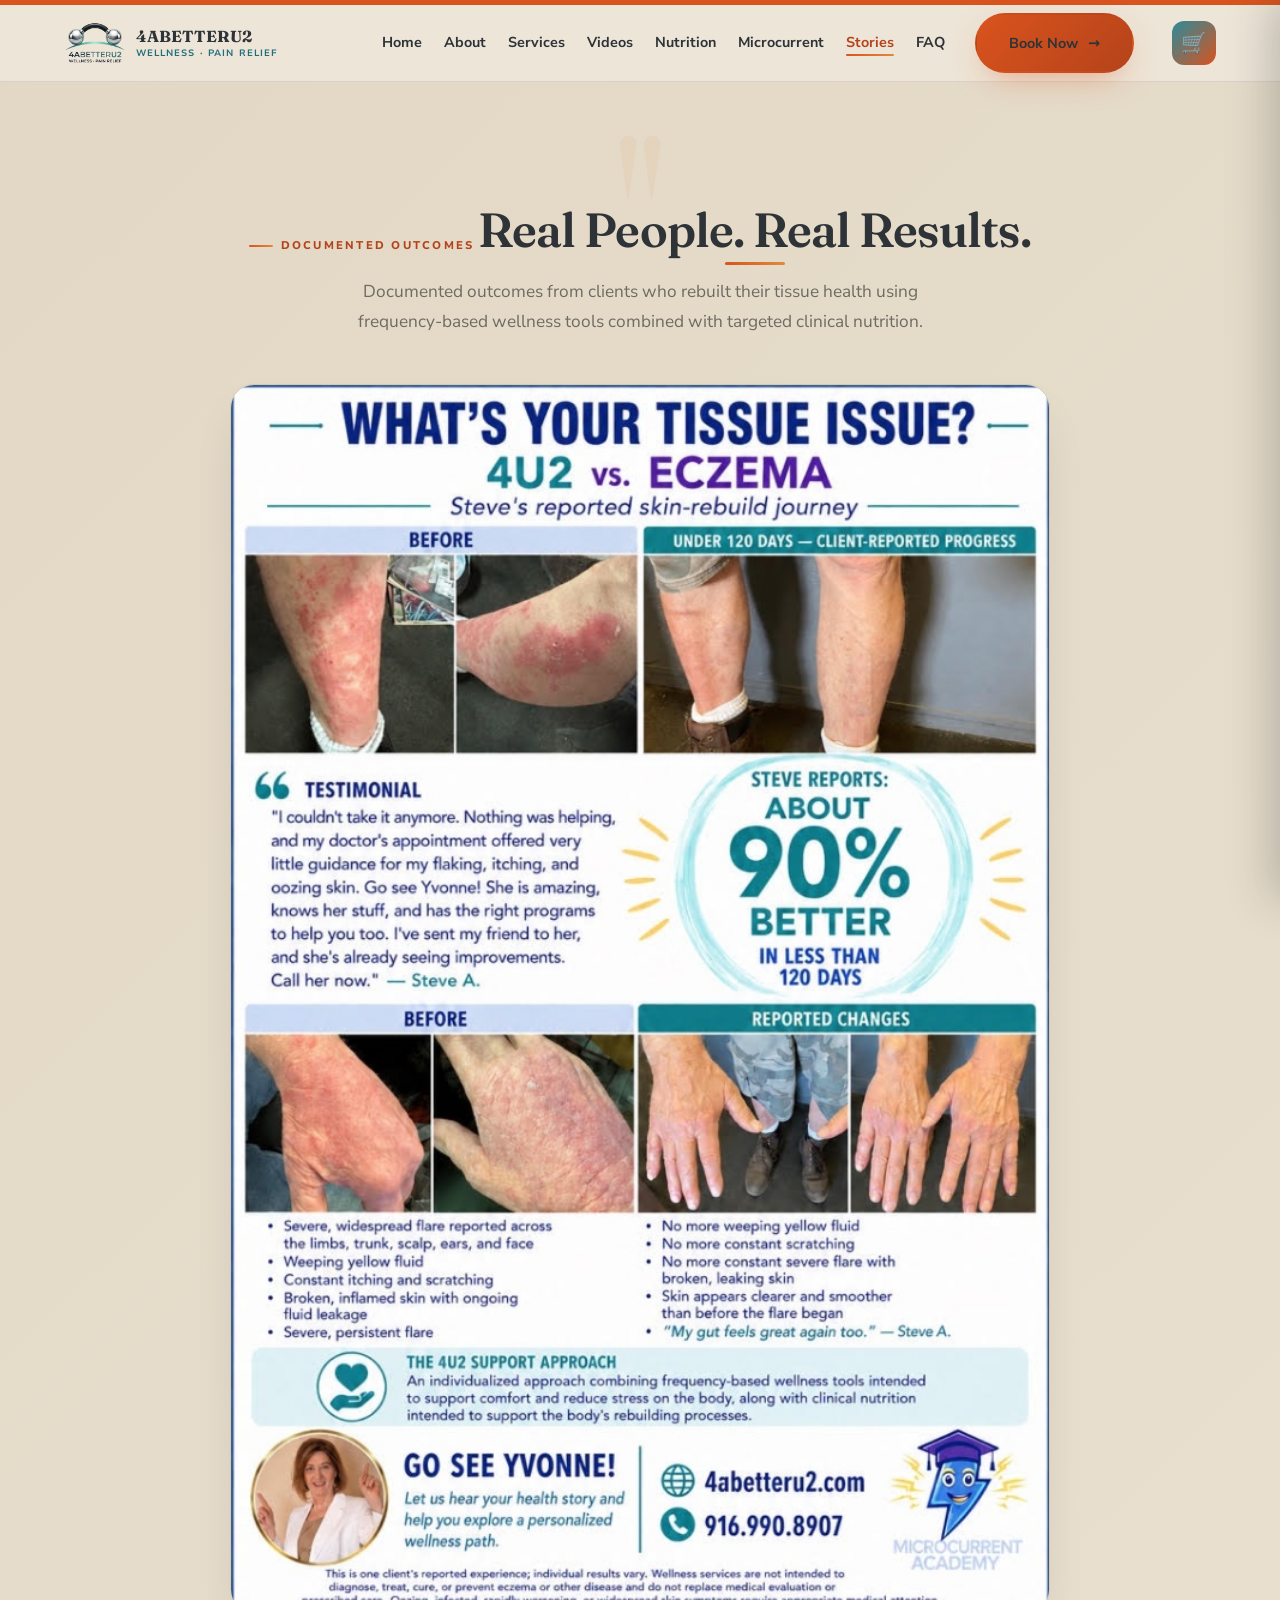
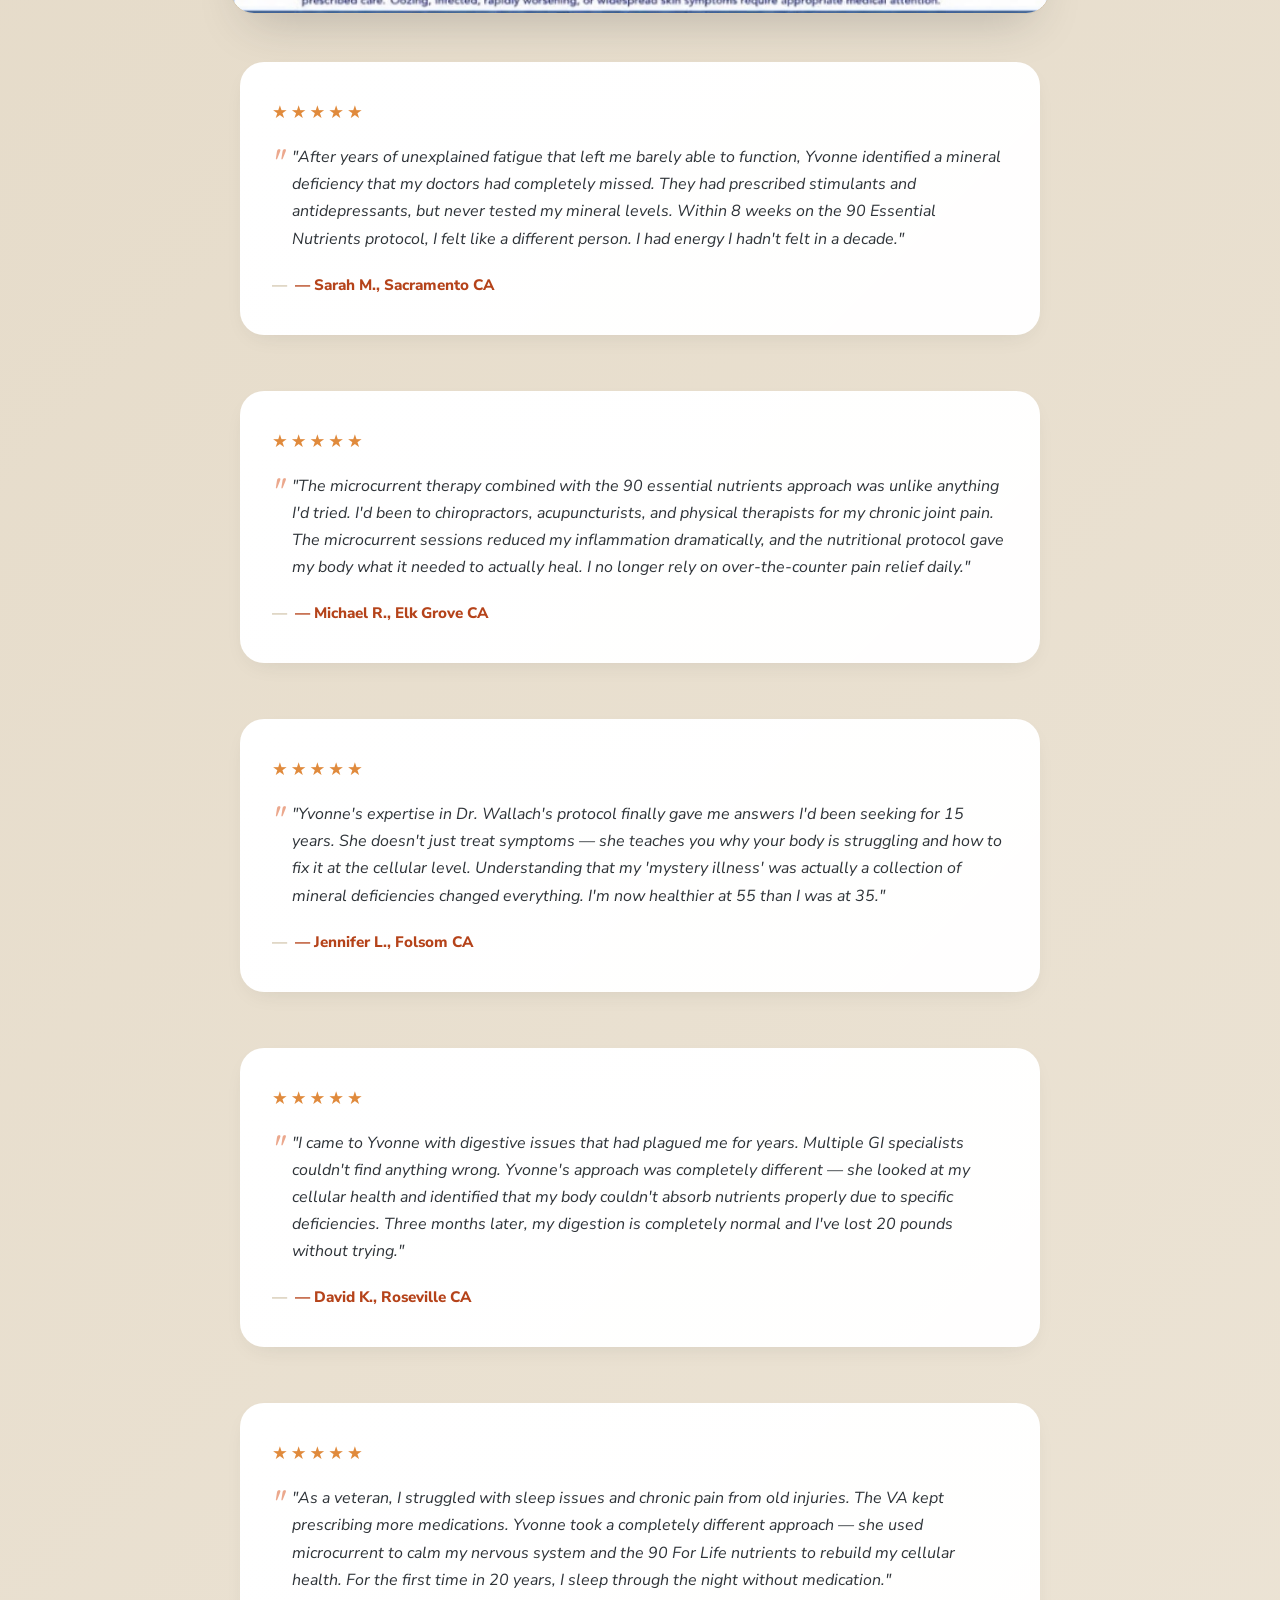
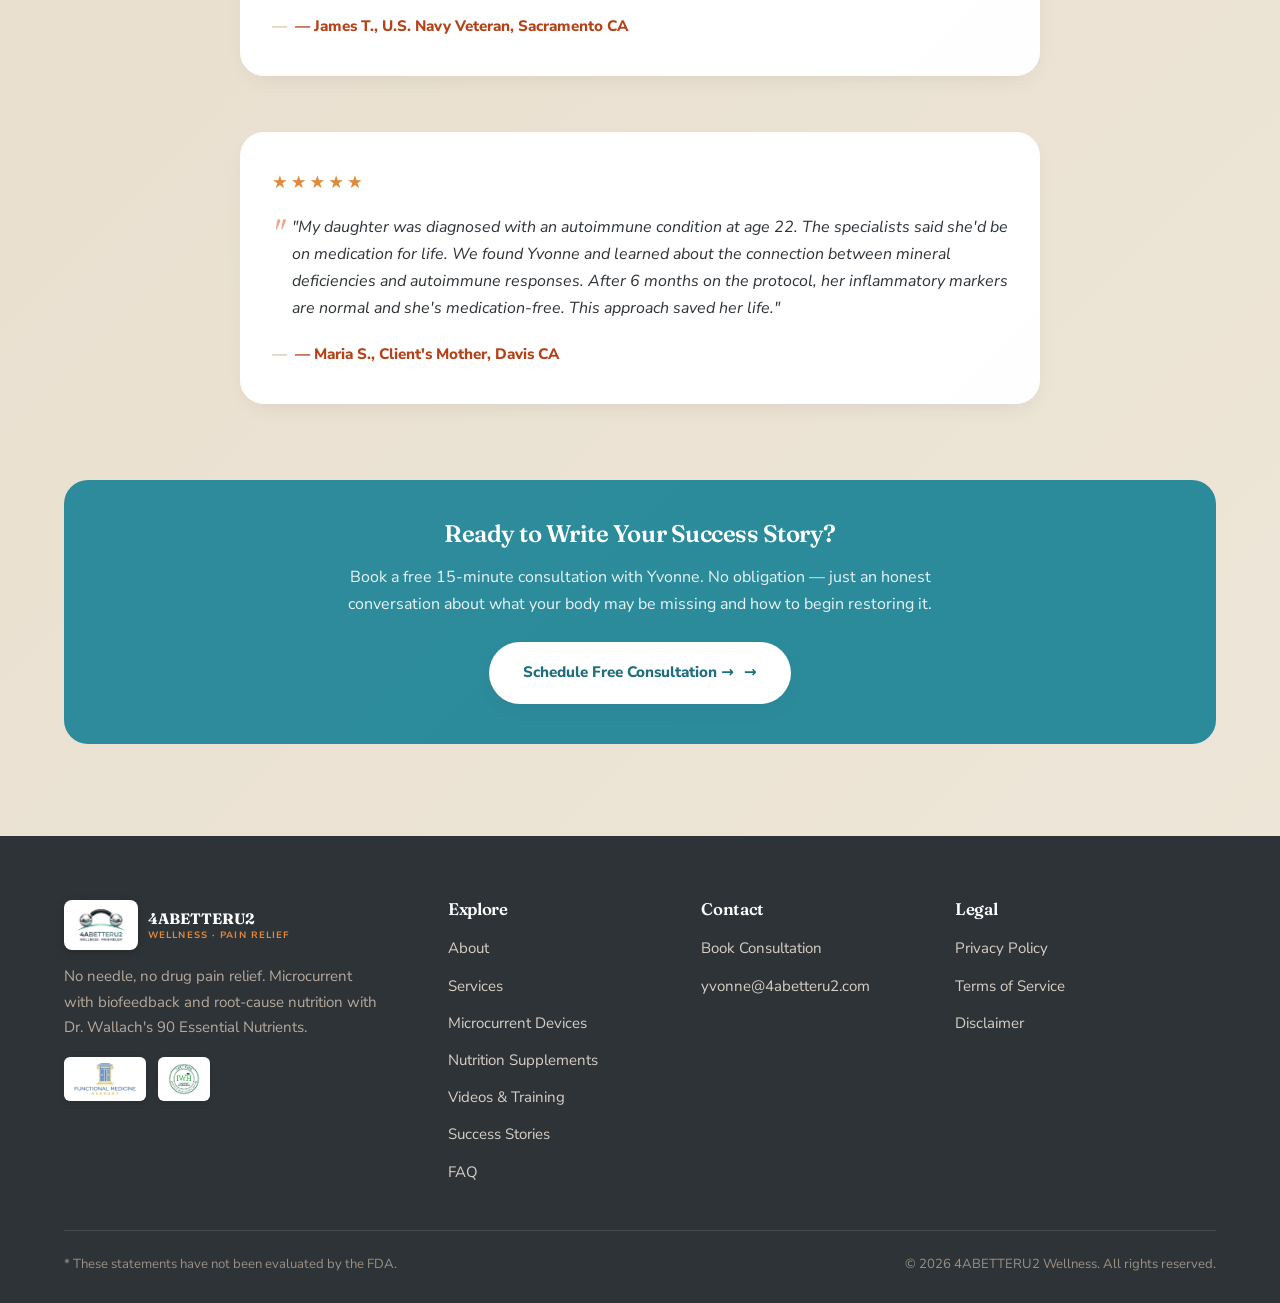
<file: success-stories.html>
<!DOCTYPE html>
<html lang="en">
<head>
  <meta charset="UTF-8" />
  <meta name="viewport" content="width=device-width, initial-scale=1.0" />
  <title>Success Stories | Client Testimonials | 4ABETTERU2 Wellness</title>
  <meta name="description" content="Read real success stories from clients who found relief through Yvonne Rea's root-cause approach combining microcurrent therapy and Dr. Wallach's 90 Essential Nutrients protocol." />
  <link rel="canonical" href="https://www.4abetteru2.com/success-stories.html" />
  
  <!-- Favicon -->
  <link rel="icon" type="image/x-icon" href="images/favicon_io/favicon.ico" />
  <link rel="icon" type="image/png" sizes="32x32" href="images/favicon_io/favicon-32x32.png" />
  <link rel="apple-touch-icon" sizes="180x180" href="images/favicon_io/apple-touch-icon.png" />
  
  <!-- Fonts -->
  <link href="https://fonts.googleapis.com/css2?family=Fraunces:ital,opsz,wght@0,9..144,400;0,9..144,600;0,9..144,700;1,9..144,500&family=Nunito+Sans:wght@400;700;800;900&display=swap" rel="stylesheet" />
  <link rel="stylesheet" href="styles.css" />
  <link rel="stylesheet" href="cart.css" />
</head>
<body>

  <!-- ============== HEADER ============== -->
  <header class="site-header">
    <div class="container nav">
      <a href="index.html" class="brand">
        <img src="images/logo.png" alt="4ABETTERU2 Wellness Logo" class="brand-logo" />
        <span>4ABETTERU2<small>Wellness · Pain Relief</small></span>
      </a>
      <nav>
        <button class="nav-toggle" id="navToggle" aria-label="Toggle navigation"><span></span><span></span><span></span></button>
                <ul class="nav-links" id="navLinks">
          <li><a href="index.html">Home</a></li>
          <li><a href="about.html">About</a></li>
          <li><a href="services.html">Services</a></li>
          <li><a href="videos.html">Videos</a></li>
          <li><a href="products.html">Nutrition</a></li>
          <li><a href="microcurrent.html">Microcurrent</a></li>
          <li><a href="success-stories.html" class="active">Stories</a></li>
          <li><a href="faq.html">FAQ</a></li>
          <li class="nav-cta"><a href="contact.html" class="btn btn-primary">Book Now</a></li>
          <li class="cart-icon-wrap">
            <button id="cartToggle" class="cart-icon" aria-label="Shopping Cart">
              🛒
              <span class="cart-count" id="cartCount" style="display:none">0</span>
            </button>
          </li>
        </ul>
      </nav>
    </div>
  </header>

  <!-- ============== SUCCESS STORIES PAGE ============== -->
  <section class="section testimonials" style="padding-top:120px; background: linear-gradient(135deg, var(--cream-2) 0%, var(--cream) 100%);">
    <div class="container">
      <div class="center">
        <span class="eyebrow">Documented Outcomes</span>
        <h2 class="section-title">Real People. Real Results.</h2>
        <p class="section-lead">Documented outcomes from clients who rebuilt their tissue health using frequency-based wellness tools combined with targeted clinical nutrition.</p>
      </div>

      <!-- Featured Case Study Graphic -->
      <div style="max-width: 820px; margin: 48px auto; background: #fff; border-radius: var(--radius); overflow: hidden; box-shadow: var(--shadow); border: 1px solid var(--sand);">
        <img src="images/eczema-case-study.jpg" alt="What's Your Tissue Issue? 4U2 vs. Eczema — Steve's reported skin-rebuild journey" style="width: 100%; height: auto; display: block;" />
      </div>
      
      <div class="t-cards" style="margin-top:48px; grid-template-columns: 1fr;">
        <div class="t-card" style="max-width: 800px; margin: 0 auto 28px;">
          <div class="stars">★★★★★</div>
          <p>"After years of unexplained fatigue that left me barely able to function, Yvonne identified a mineral deficiency that my doctors had completely missed. They had prescribed stimulants and antidepressants, but never tested my mineral levels. Within 8 weeks on the 90 Essential Nutrients protocol, I felt like a different person. I had energy I hadn't felt in a decade."</p>
          <div class="who">— Sarah M., Sacramento CA</div>
        </div>
        
        <div class="t-card" style="max-width: 800px; margin: 0 auto 28px;">
          <div class="stars">★★★★★</div>
          <p>"The microcurrent therapy combined with the 90 essential nutrients approach was unlike anything I'd tried. I'd been to chiropractors, acupuncturists, and physical therapists for my chronic joint pain. The microcurrent sessions reduced my inflammation dramatically, and the nutritional protocol gave my body what it needed to actually heal. I no longer rely on over-the-counter pain relief daily."</p>
          <div class="who">— Michael R., Elk Grove CA</div>
        </div>
        
        <div class="t-card" style="max-width: 800px; margin: 0 auto 28px;">
          <div class="stars">★★★★★</div>
          <p>"Yvonne's expertise in Dr. Wallach's protocol finally gave me answers I'd been seeking for 15 years. She doesn't just treat symptoms — she teaches you why your body is struggling and how to fix it at the cellular level. Understanding that my 'mystery illness' was actually a collection of mineral deficiencies changed everything. I'm now healthier at 55 than I was at 35."</p>
          <div class="who">— Jennifer L., Folsom CA</div>
        </div>
        
        <div class="t-card" style="max-width: 800px; margin: 0 auto 28px;">
          <div class="stars">★★★★★</div>
          <p>"I came to Yvonne with digestive issues that had plagued me for years. Multiple GI specialists couldn't find anything wrong. Yvonne's approach was completely different — she looked at my cellular health and identified that my body couldn't absorb nutrients properly due to specific deficiencies. Three months later, my digestion is completely normal and I've lost 20 pounds without trying."</p>
          <div class="who">— David K., Roseville CA</div>
        </div>
        
        <div class="t-card" style="max-width: 800px; margin: 0 auto 28px;">
          <div class="stars">★★★★★</div>
          <p>"As a veteran, I struggled with sleep issues and chronic pain from old injuries. The VA kept prescribing more medications. Yvonne took a completely different approach — she used microcurrent to calm my nervous system and the 90 For Life nutrients to rebuild my cellular health. For the first time in 20 years, I sleep through the night without medication."</p>
          <div class="who">— James T., U.S. Navy Veteran, Sacramento CA</div>
        </div>
        
        <div class="t-card" style="max-width: 800px; margin: 0 auto 28px;">
          <div class="stars">★★★★★</div>
          <p>"My daughter was diagnosed with an autoimmune condition at age 22. The specialists said she'd be on medication for life. We found Yvonne and learned about the connection between mineral deficiencies and autoimmune responses. After 6 months on the protocol, her inflammatory markers are normal and she's medication-free. This approach saved her life."</p>
          <div class="who">— Maria S., Client's Mother, Davis CA</div>
        </div>
      </div>
      
      <div class="center" style="margin-top: 48px; padding: 40px; background: linear-gradient(135deg, var(--sage), var(--teal)); border-radius: var(--radius); color: #fff;">
        <h3 style="color: #fff; margin-bottom: 16px;">Ready to Write Your Success Story?</h3>
        <p style="color: rgba(255,255,255,0.9); max-width: 600px; margin: 0 auto 24px;">Book a free 15-minute consultation with Yvonne. No obligation — just an honest conversation about what your body may be missing and how to begin restoring it.</p>
        <a href="contact.html" class="btn btn-light" style="background: #fff; color: var(--sage-dark);">Schedule Free Consultation →</a>
      </div>
    </div>
  </section>

  <!-- ============== FOOTER ============== -->
  <footer class="footer">
    <div class="container">
      <div class="footer-grid">
        <div>
          <a href="index.html" class="brand"><img src="images/logo.png" alt="4ABETTERU2 Wellness Logo" class="brand-logo" /><span>4ABETTERU2<small>Wellness · Pain Relief</small></span></a>
          <p class="desc">No needle, no drug pain relief. Microcurrent with biofeedback and root-cause nutrition with Dr. Wallach's 90 Essential Nutrients.</p>
          <div class="cert-logos">
            <img src="images/FMA%20Functional%20Med%20Academy%20Logo.avif" alt="Functional Medicine Academy" class="cert-logo" />
            <img src="images/IWH%20Coaching%20logo.avif" alt="IWH Coaching" class="cert-logo" />
          </div>
        </div>
        <div>
          <h4>Explore</h4>
          <ul>
            <li><a href="about.html">About</a></li>
            <li><a href="services.html">Services</a></li>
            <li><a href="microcurrent.html">Microcurrent Devices</a></li>
            <li><a href="products.html">Nutrition Supplements</a></li>
            <li><a href="videos.html">Videos &amp; Training</a></li>
            <li><a href="success-stories.html">Success Stories</a></li>
            <li><a href="faq.html">FAQ</a></li>
          </ul>
        </div>
        <div>
          <h4>Contact</h4>
          <ul>
            <li><a href="contact.html">Book Consultation</a></li>
            <li><a href="mailto:yvonne@4abetteru2.com">yvonne@4abetteru2.com</a></li>
          </ul>
        </div>
        <div>
          <h4>Legal</h4>
          <ul>
            <li><a href="privacy-policy.html">Privacy Policy</a></li>
            <li><a href="terms-of-service.html">Terms of Service</a></li>
            <li><a href="disclaimer.html">Disclaimer</a></li>
          </ul>
        </div>
      </div>
      <div class="footer-bottom">
        <p class="disc">* These statements have not been evaluated by the FDA.</p>
        <p>© <span id="year">2026</span> 4ABETTERU2 Wellness. All rights reserved.</p>
      </div>
    </div>
  </footer>

  <!-- ============== CART MODAL / SLIDE-OUT DRAWER ============== -->
  <div class="cart-modal-backdrop" id="cartBackdrop"></div>
  <div class="cart-modal" id="cartModal">
    <div class="cart-modal-header">
      <h3>🛒 Your Cart</h3>
      <button class="cart-modal-close" id="closeCart">×</button>
    </div>
    <div class="cart-modal-body">
      <div class="cart-empty" id="cartEmpty">
        <div class="cart-empty-icon">🛒</div>
        <h4>Your cart is empty</h4>
        <p>Browse our products and add items to get started with your wellness journey.</p>
        <a href="products.html" class="btn btn-primary" style="margin-top:20px">Browse Products</a>
      </div>
      <div class="cart-items" id="cartItems"></div>
    </div>
    <div class="cart-modal-footer">
      <div class="cart-subtotal">
        <span class="cart-subtotal-label">Subtotal</span>
        <span class="cart-subtotal-amount" id="cartSubtotal">$0.00</span>
      </div>
      <button class="cart-checkout-btn" id="checkoutBtn">Proceed to Checkout →</button>
      <button class="cart-continue-btn" id="continueShopping2">Continue Shopping</button>
      <p class="cart-note">Secure checkout powered by Youngevity. You'll be redirected to complete your purchase.</p>
    </div>
  </div>

  <script src="products.js"></script>
  <script src="cart.js"></script>
  <script src="script.js"></script>
</body>
</html>
</file>
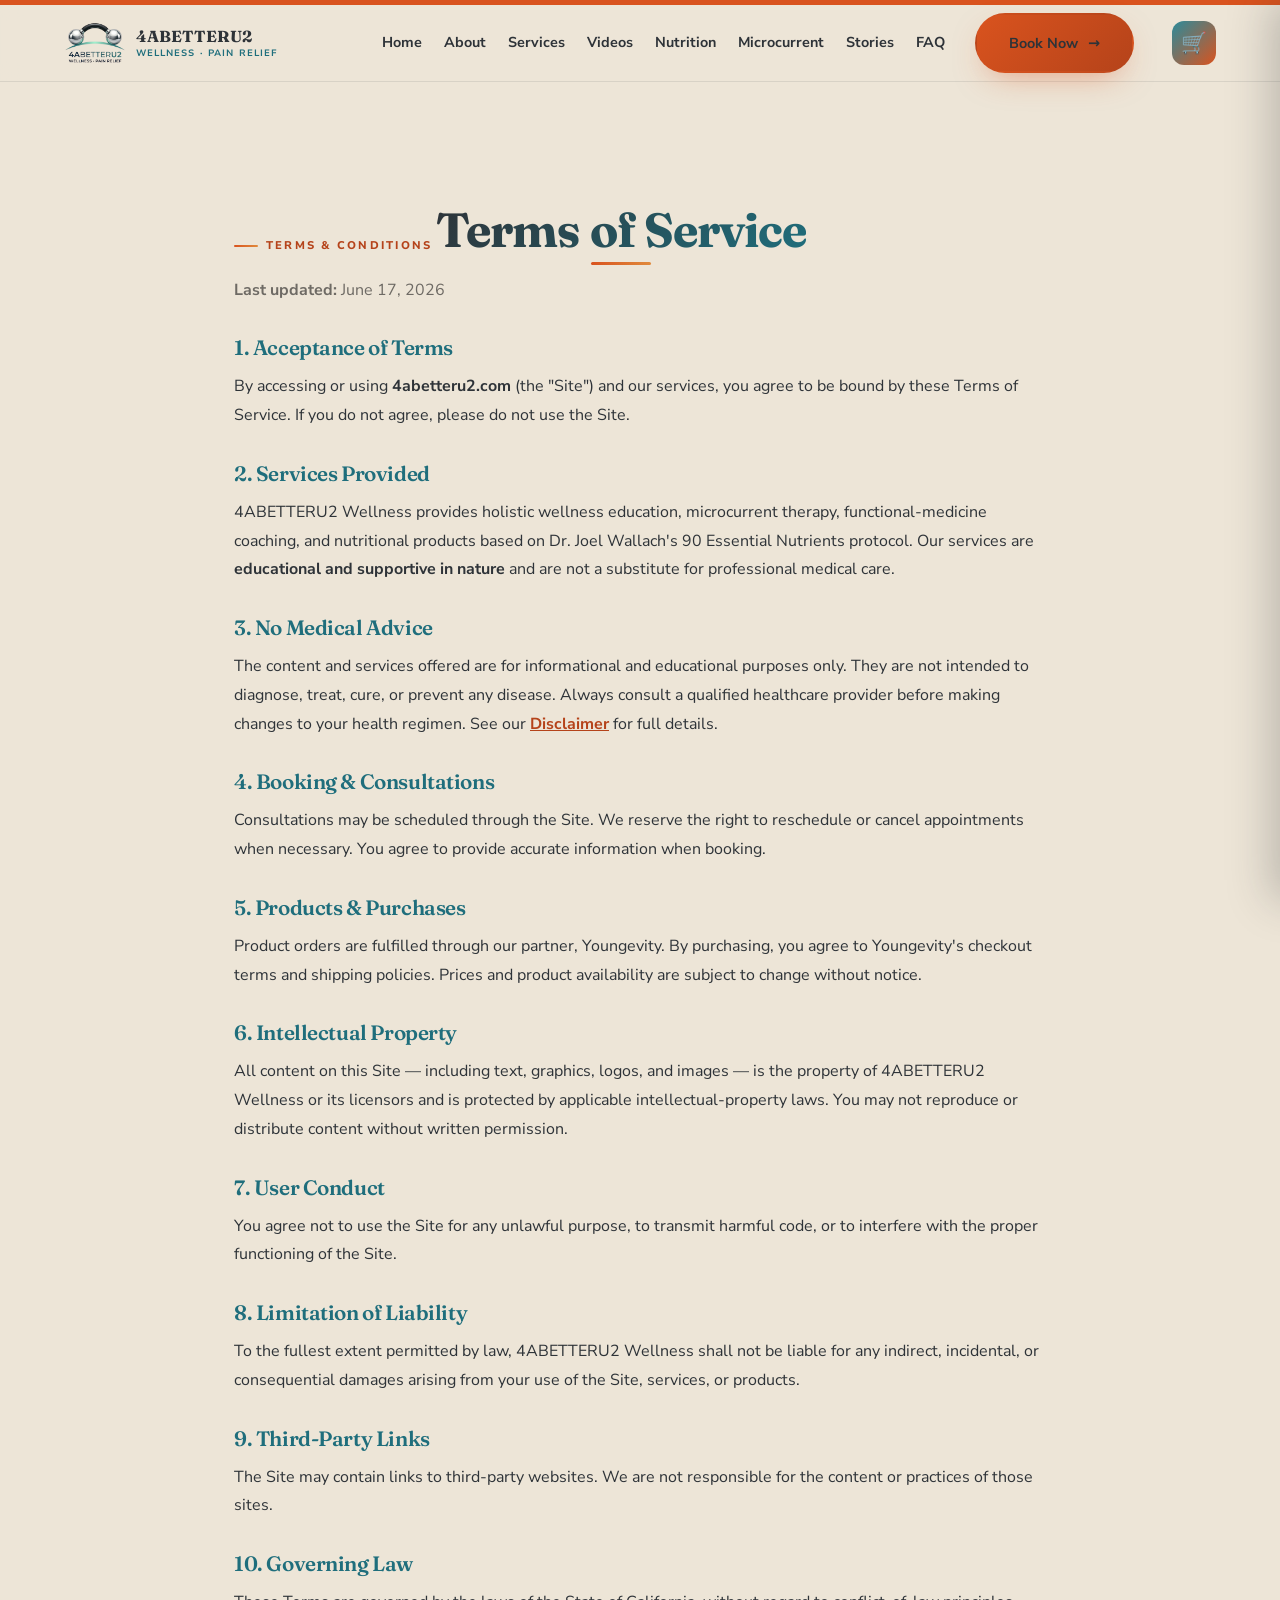
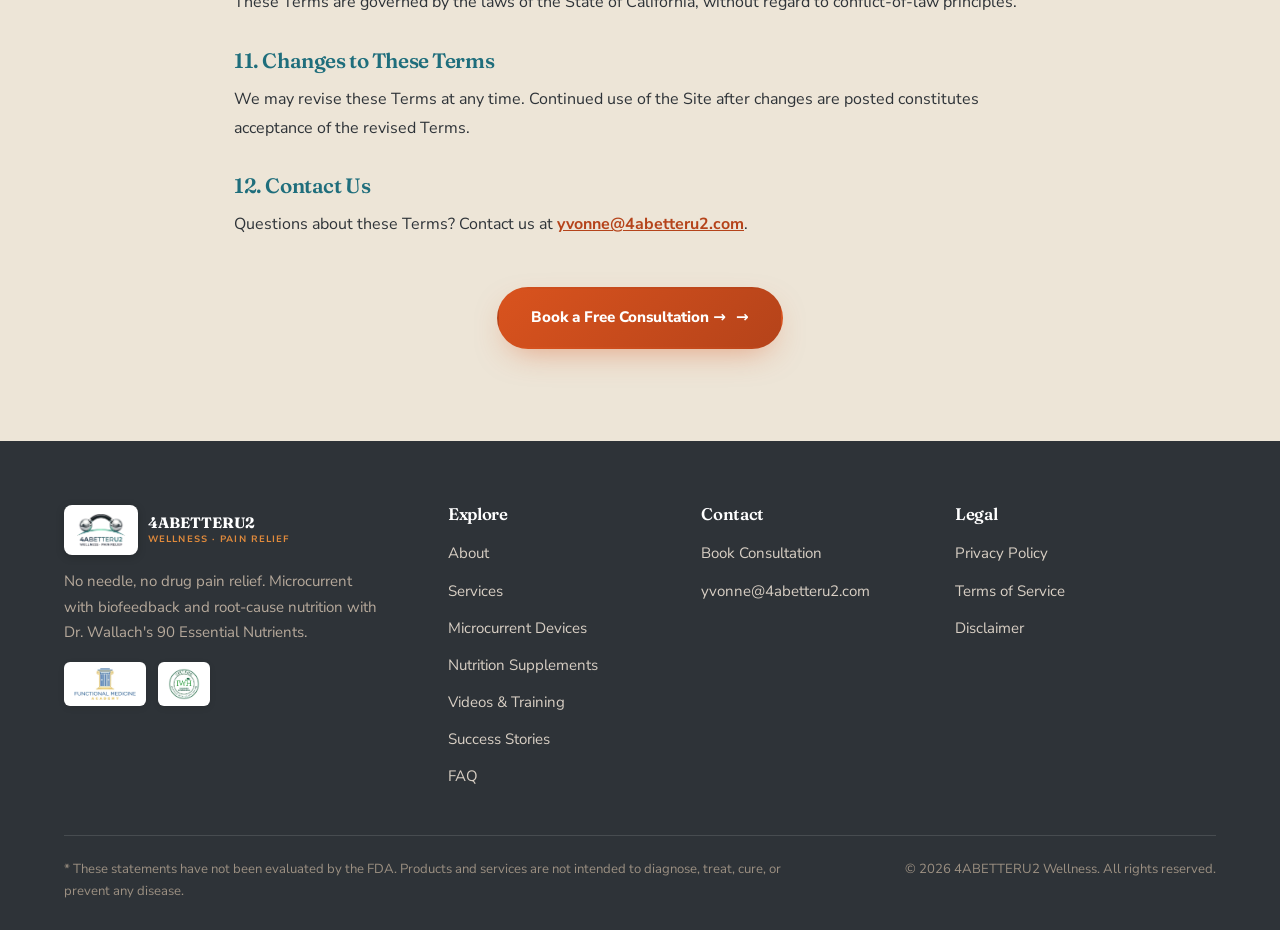
<file: terms-of-service.html>
<!DOCTYPE html>
<html lang="en">
<head>
  <meta charset="UTF-8" />
  <meta name="viewport" content="width=device-width, initial-scale=1.0" />
  <title>Terms of Service | 4ABETTERU2 Wellness</title>
  <meta name="description" content="Terms of Service for 4ABETTERU2 Wellness. Review the terms and conditions for using our website and services." />
  <link rel="canonical" href="https://www.4abetteru2.com/terms-of-service.html" />

  <!-- Favicon -->
  <link rel="icon" type="image/x-icon" href="images/favicon_io/favicon.ico" />
  <link rel="icon" type="image/png" sizes="32x32" href="images/favicon_io/favicon-32x32.png" />
  <link rel="apple-touch-icon" sizes="180x180" href="images/favicon_io/apple-touch-icon.png" />

  <!-- Fonts -->
  <link href="https://fonts.googleapis.com/css2?family=Fraunces:ital,opsz,wght@0,9..144,400;0,9..144,600;0,9..144,700;1,9..144,500&family=Nunito+Sans:wght@400;700;800;900&display=swap" rel="stylesheet" />
  <link rel="stylesheet" href="styles.css" />
  <link rel="stylesheet" href="cart.css" />
</head>
<body>

  <!-- ============== HEADER ============== -->
  <header class="site-header">
    <div class="container nav">
      <a href="index.html" class="brand">
        <img src="images/logo.png" alt="4ABETTERU2 Wellness Logo" class="brand-logo" />
        <span>4ABETTERU2<small>Wellness · Pain Relief</small></span>
      </a>
      <nav>
        <button class="nav-toggle" id="navToggle" aria-label="Toggle navigation"><span></span><span></span><span></span></button>
                <ul class="nav-links" id="navLinks">
          <li><a href="index.html">Home</a></li>
          <li><a href="about.html">About</a></li>
          <li><a href="services.html">Services</a></li>
          <li><a href="videos.html">Videos</a></li>
          <li><a href="products.html">Nutrition</a></li>
          <li><a href="microcurrent.html">Microcurrent</a></li>
          <li><a href="success-stories.html">Stories</a></li>
          <li><a href="faq.html">FAQ</a></li>
          <li class="nav-cta"><a href="contact.html" class="btn btn-primary">Book Now</a></li>
          <li class="cart-icon-wrap">
            <button id="cartToggle" class="cart-icon" aria-label="Shopping Cart">
              🛒
              <span class="cart-count" id="cartCount" style="display:none">0</span>
            </button>
          </li>
        </ul>
      </nav>
    </div>
  </header>

  <!-- ============== LEGAL CONTENT ============== -->
  <section class="section" style="padding-top:120px">
    <div class="container" style="max-width:860px">
      <span class="eyebrow">Terms & Conditions</span>
      <h1 class="section-title" style="text-align:left">Terms of Service</h1>
      <p style="color:var(--muted)"><strong>Last updated:</strong> June 17, 2026</p>

      <div class="legal-body" style="margin-top:32px; line-height:1.8;">
        <h3>1. Acceptance of Terms</h3>
        <p>By accessing or using <strong>4abetteru2.com</strong> (the "Site") and our services, you agree to be bound by these Terms of Service. If you do not agree, please do not use the Site.</p>

        <h3>2. Services Provided</h3>
        <p>4ABETTERU2 Wellness provides holistic wellness education, microcurrent therapy, functional-medicine coaching, and nutritional products based on Dr. Joel Wallach's 90 Essential Nutrients protocol. Our services are <strong>educational and supportive in nature</strong> and are not a substitute for professional medical care.</p>

        <h3>3. No Medical Advice</h3>
        <p>The content and services offered are for informational and educational purposes only. They are not intended to diagnose, treat, cure, or prevent any disease. Always consult a qualified healthcare provider before making changes to your health regimen. See our <a href="disclaimer.html">Disclaimer</a> for full details.</p>

        <h3>4. Booking & Consultations</h3>
        <p>Consultations may be scheduled through the Site. We reserve the right to reschedule or cancel appointments when necessary. You agree to provide accurate information when booking.</p>

        <h3>5. Products & Purchases</h3>
        <p>Product orders are fulfilled through our partner, Youngevity. By purchasing, you agree to Youngevity's checkout terms and shipping policies. Prices and product availability are subject to change without notice.</p>

        <h3>6. Intellectual Property</h3>
        <p>All content on this Site — including text, graphics, logos, and images — is the property of 4ABETTERU2 Wellness or its licensors and is protected by applicable intellectual-property laws. You may not reproduce or distribute content without written permission.</p>

        <h3>7. User Conduct</h3>
        <p>You agree not to use the Site for any unlawful purpose, to transmit harmful code, or to interfere with the proper functioning of the Site.</p>

        <h3>8. Limitation of Liability</h3>
        <p>To the fullest extent permitted by law, 4ABETTERU2 Wellness shall not be liable for any indirect, incidental, or consequential damages arising from your use of the Site, services, or products.</p>

        <h3>9. Third-Party Links</h3>
        <p>The Site may contain links to third-party websites. We are not responsible for the content or practices of those sites.</p>

        <h3>10. Governing Law</h3>
        <p>These Terms are governed by the laws of the State of California, without regard to conflict-of-law principles.</p>

        <h3>11. Changes to These Terms</h3>
        <p>We may revise these Terms at any time. Continued use of the Site after changes are posted constitutes acceptance of the revised Terms.</p>

        <h3>12. Contact Us</h3>
        <p>Questions about these Terms? Contact us at <a href="mailto:yvonne@4abetteru2.com">yvonne@4abetteru2.com</a>.</p>
      </div>

      <div class="center" style="margin-top:48px">
        <a href="contact.html" class="btn btn-primary">Book a Free Consultation →</a>
      </div>
    </div>
  </section>

  <!-- ============== FOOTER ============== -->
  <footer class="footer">
    <div class="container">
      <div class="footer-grid">
        <div>
          <a href="index.html" class="brand"><img src="images/logo.png" alt="4ABETTERU2 Wellness Logo" class="brand-logo" /><span>4ABETTERU2<small>Wellness · Pain Relief</small></span></a>
          <p class="desc">No needle, no drug pain relief. Microcurrent with biofeedback and root-cause nutrition with Dr. Wallach's 90 Essential Nutrients.</p>
          <div class="cert-logos">
            <img src="images/FMA%20Functional%20Med%20Academy%20Logo.avif" alt="Functional Medicine Academy" class="cert-logo" />
            <img src="images/IWH%20Coaching%20logo.avif" alt="IWH Coaching" class="cert-logo" />
          </div>
        </div>
        <div>
          <h4>Explore</h4>
          <ul>
            <li><a href="about.html">About</a></li>
            <li><a href="services.html">Services</a></li>
            <li><a href="microcurrent.html">Microcurrent Devices</a></li>
            <li><a href="products.html">Nutrition Supplements</a></li>
            <li><a href="videos.html">Videos &amp; Training</a></li>
            <li><a href="success-stories.html">Success Stories</a></li>
            <li><a href="faq.html">FAQ</a></li>
          </ul>
        </div>
        <div>
          <h4>Contact</h4>
          <ul>
            <li><a href="contact.html">Book Consultation</a></li>
            <li><a href="mailto:yvonne@4abetteru2.com">yvonne@4abetteru2.com</a></li>
          </ul>
        </div>
        <div>
          <h4>Legal</h4>
          <ul>
            <li><a href="privacy-policy.html">Privacy Policy</a></li>
            <li><a href="terms-of-service.html">Terms of Service</a></li>
            <li><a href="disclaimer.html">Disclaimer</a></li>
          </ul>
        </div>
      </div>
      <div class="footer-bottom">
        <p class="disc">* These statements have not been evaluated by the FDA. Products and services are not intended to diagnose, treat, cure, or prevent any disease.</p>
        <p>© <span id="year">2026</span> 4ABETTERU2 Wellness. All rights reserved.</p>
      </div>
    </div>
  </footer>

  <!-- ============== CART MODAL / SLIDE-OUT DRAWER ============== -->
  <div class="cart-modal-backdrop" id="cartBackdrop"></div>
  <div class="cart-modal" id="cartModal">
    <div class="cart-modal-header">
      <h3>🛒 Your Cart</h3>
      <button class="cart-modal-close" id="closeCart">×</button>
    </div>
    <div class="cart-modal-body">
      <div class="cart-empty" id="cartEmpty">
        <div class="cart-empty-icon">🛒</div>
        <h4>Your cart is empty</h4>
        <p>Browse our products and add items to get started with your wellness journey.</p>
        <a href="products.html" class="btn btn-primary" style="margin-top:20px">Browse Products</a>
      </div>
      <div class="cart-items" id="cartItems"></div>
    </div>
    <div class="cart-modal-footer">
      <div class="cart-subtotal">
        <span class="cart-subtotal-label">Subtotal</span>
        <span class="cart-subtotal-amount" id="cartSubtotal">$0.00</span>
      </div>
      <button class="cart-checkout-btn" id="checkoutBtn">Proceed to Checkout →</button>
      <button class="cart-continue-btn" id="continueShopping2">Continue Shopping</button>
      <p class="cart-note">Secure checkout powered by Youngevity. You'll be redirected to complete your purchase.</p>
    </div>
  </div>

  <script src="products.js"></script>
  <script src="cart.js"></script>
  <script src="script.js"></script>
</body>
</html>
</file>
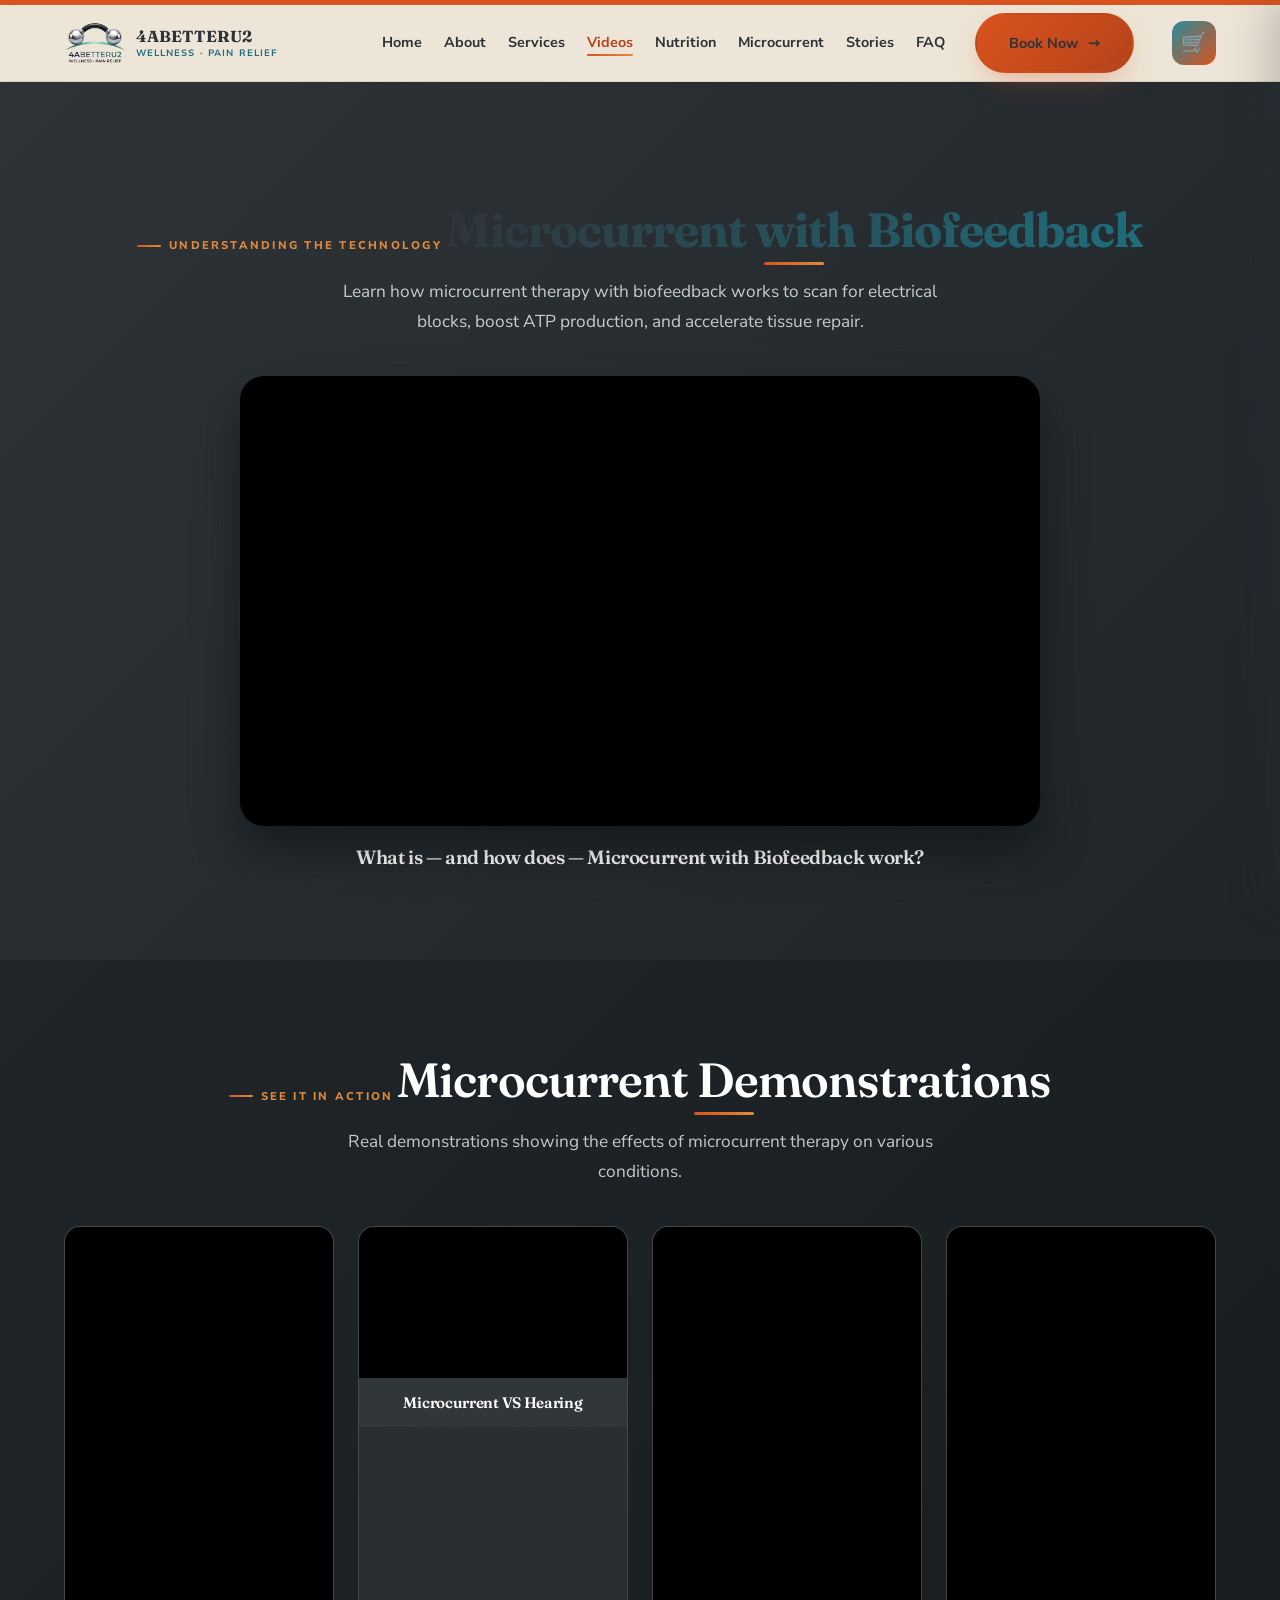
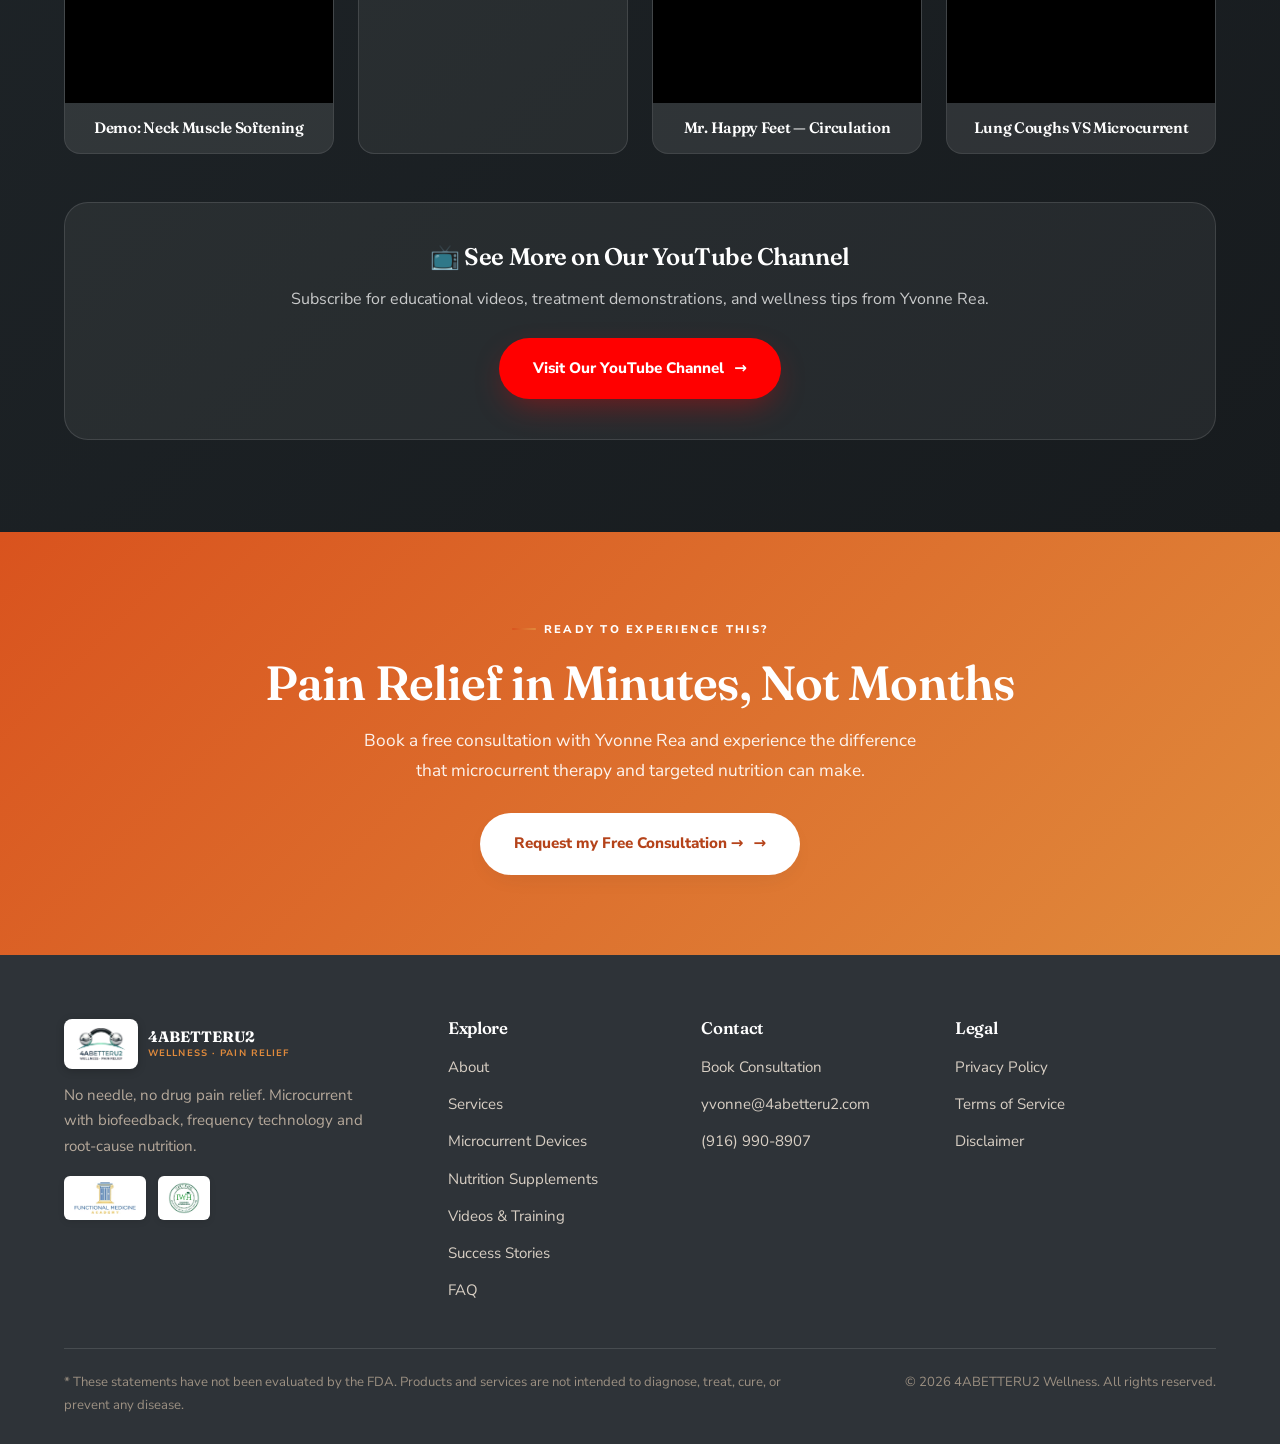
<file: videos.html>
<!DOCTYPE html>
<html lang="en">
<head>
  <meta charset="UTF-8" />
  <meta name="viewport" content="width=device-width, initial-scale=1.0" />
  <title>Videos | Microcurrent Therapy & Nutrition | 4ABETTERU2 Wellness</title>
  <meta name="description" content="Watch videos about microcurrent therapy with biofeedback, pain relief demonstrations, and nutritional wellness education from Yvonne Rea and 4ABETTERU2 Wellness." />
  <link rel="canonical" href="https://www.4abetteru2.com/videos.html" />
  
  <!-- Favicon -->
  <link rel="icon" type="image/x-icon" href="images/favicon_io/favicon.ico" />
  <link rel="icon" type="image/png" sizes="32x32" href="images/favicon_io/favicon-32x32.png" />
  <link rel="apple-touch-icon" sizes="180x180" href="images/favicon_io/apple-touch-icon.png" />
  
  <!-- Fonts -->
  <link href="https://fonts.googleapis.com/css2?family=Fraunces:ital,opsz,wght@0,9..144,400;0,9..144,600;0,9..144,700;1,9..144,500&family=Nunito+Sans:wght@400;700;800;900&display=swap" rel="stylesheet" />
  <link rel="stylesheet" href="styles.css" />
  <link rel="stylesheet" href="cart.css" />
</head>
<body>

  <!-- ============== HEADER ============== -->
  <header class="site-header">
    <div class="container nav">
      <a href="index.html" class="brand">
        <img src="images/logo.png" alt="4ABETTERU2 Wellness Logo" class="brand-logo" />
        <span>4ABETTERU2<small>Wellness · Pain Relief</small></span>
      </a>
      <nav>
        <button class="nav-toggle" id="navToggle" aria-label="Toggle navigation"><span></span><span></span><span></span></button>
                <ul class="nav-links" id="navLinks">
          <li><a href="index.html">Home</a></li>
          <li><a href="about.html">About</a></li>
          <li><a href="services.html">Services</a></li>
          <li><a href="videos.html" class="active">Videos</a></li>
          <li><a href="products.html">Nutrition</a></li>
          <li><a href="microcurrent.html">Microcurrent</a></li>
          <li><a href="success-stories.html">Stories</a></li>
          <li><a href="faq.html">FAQ</a></li>
          <li class="nav-cta"><a href="contact.html" class="btn btn-primary">Book Now</a></li>
          <li class="cart-icon-wrap">
            <button id="cartToggle" class="cart-icon" aria-label="Shopping Cart">
              🛒
              <span class="cart-count" id="cartCount" style="display:none">0</span>
            </button>
          </li>
        </ul>
      </nav>
    </div>
  </header>

  <!-- ============== FEATURED VIDEO ============== -->
  <section class="section videos-page">
    <div class="container">
      <div class="center">
        <span class="eyebrow">Understanding the Technology</span>
        <h1 class="section-title" style="color:#fff;">Microcurrent with Biofeedback</h1>
        <p class="section-lead">Learn how microcurrent therapy with biofeedback works to scan for electrical blocks, boost ATP production, and accelerate tissue repair.</p>
      </div>

      <div class="featured-video">
        <div class="video-wrap">
          <iframe src="https://www.youtube.com/embed/8t4iTstDILk" title="What is - and how does - Microcurrent with Biofeedback work?" allow="accelerometer; autoplay; clipboard-write; encrypted-media; gyroscope; picture-in-picture" allowfullscreen></iframe>
        </div>
        <h3>What is — and how does — Microcurrent with Biofeedback work?</h3>
      </div>
    </div>
  </section>

  <!-- ============== MORE VIDEOS ============== -->
  <section class="section more-videos-section">
    <div class="container">
      <div class="center">
        <span class="eyebrow" style="color:var(--gold);">See It In Action</span>
        <h2 class="section-title">Microcurrent Demonstrations</h2>
        <p class="section-lead">Real demonstrations showing the effects of microcurrent therapy on various conditions.</p>
      </div>

      <div class="video-demos-grid">
        <div class="video-demo-card">
          <div class="video-wrap">
            <iframe src="https://www.youtube.com/embed/FTX5JbfetK4" title="Demo of neck muscle softening" allow="accelerometer; autoplay; clipboard-write; encrypted-media; gyroscope; picture-in-picture" allowfullscreen></iframe>
          </div>
          <h4>Demo: Neck Muscle Softening</h4>
        </div>

        <div class="video-demo-card">
          <div class="video-wrap landscape">
            <iframe src="https://www.youtube.com/embed/fWbesk48mI0?start=46" title="Microcurrent VS Hearing" allow="accelerometer; autoplay; clipboard-write; encrypted-media; gyroscope; picture-in-picture" allowfullscreen></iframe>
          </div>
          <h4>Microcurrent VS Hearing</h4>
        </div>

        <div class="video-demo-card">
          <div class="video-wrap">
            <iframe src="https://www.youtube.com/embed/0X09e7ClWXg" title="Very poor circulation in the legs - Mr Happy Feet" allow="accelerometer; autoplay; clipboard-write; encrypted-media; gyroscope; picture-in-picture" allowfullscreen></iframe>
          </div>
          <h4>Mr. Happy Feet — Circulation</h4>
        </div>

        <div class="video-demo-card">
          <div class="video-wrap">
            <iframe src="https://www.youtube.com/embed/dHBSSTyo99c" title="Lung Coughs VS Microcurrent" allow="accelerometer; autoplay; clipboard-write; encrypted-media; gyroscope; picture-in-picture" allowfullscreen></iframe>
          </div>
          <h4>Lung Coughs VS Microcurrent</h4>
        </div>
      </div>

      <!-- YouTube Channel CTA -->
      <div class="yt-channel-cta">
        <h3>📺 See More on Our YouTube Channel</h3>
        <p>Subscribe for educational videos, treatment demonstrations, and wellness tips from Yvonne Rea.</p>
        <a href="https://www.youtube.com/@4U2wellness" target="_blank" rel="noopener noreferrer" class="btn btn-light">Visit Our YouTube Channel</a>
      </div>
    </div>
  </section>

  <!-- ============== CTA SECTION ============== -->
  <section class="section cta">
    <div class="container" style="text-align:center">
      <span class="eyebrow" style="color:#fff">Ready to Experience This?</span>
      <h2 style="color:#fff; font-size: clamp(2rem, 4vw, 3rem); margin-bottom: 16px;">Pain Relief in Minutes, Not Months</h2>
      <p style="color: rgba(255,255,255,.92); max-width: 560px; margin: 0 auto 28px; font-size: 1.08rem;">Book a free consultation with Yvonne Rea and experience the difference that microcurrent therapy and targeted nutrition can make.</p>
      <a href="contact.html" class="btn btn-light">Request my Free Consultation →</a>
    </div>
  </section>

  <!-- ============== FOOTER ============== -->
  <footer class="footer">
    <div class="container">
      <div class="footer-grid">
        <div>
          <a href="index.html" class="brand"><img src="images/logo.png" alt="4ABETTERU2 Wellness Logo" class="brand-logo" /><span>4ABETTERU2<small>Wellness · Pain Relief</small></span></a>
          <p class="desc">No needle, no drug pain relief. Microcurrent with biofeedback, frequency technology and root-cause nutrition.</p>
          <div class="cert-logos">
            <img src="images/FMA%20Functional%20Med%20Academy%20Logo.avif" alt="Functional Medicine Academy Certification" class="cert-logo" />
            <img src="images/IWH%20Coaching%20logo.avif" alt="IWH Coaching Certification" class="cert-logo" />
          </div>
        </div>
        <div>
          <h4>Explore</h4>
          <ul>
            <li><a href="about.html">About</a></li>
            <li><a href="services.html">Services</a></li>
            <li><a href="microcurrent.html">Microcurrent Devices</a></li>
            <li><a href="products.html">Nutrition Supplements</a></li>
            <li><a href="videos.html">Videos &amp; Training</a></li>
            <li><a href="success-stories.html">Success Stories</a></li>
            <li><a href="faq.html">FAQ</a></li>
          </ul>
        </div>
        <div>
          <h4>Contact</h4>
          <ul>
            <li><a href="contact.html">Book Consultation</a></li>
            <li><a href="mailto:yvonne@4abetteru2.com">yvonne@4abetteru2.com</a></li>
            <li><a href="tel:+19169908907">(916) 990-8907</a></li>
          </ul>
        </div>
        <div>
          <h4>Legal</h4>
          <ul>
            <li><a href="privacy-policy.html">Privacy Policy</a></li>
            <li><a href="terms-of-service.html">Terms of Service</a></li>
            <li><a href="disclaimer.html">Disclaimer</a></li>
          </ul>
        </div>
      </div>
      <div class="footer-bottom">
        <p class="disc">* These statements have not been evaluated by the FDA. Products and services are not intended to diagnose, treat, cure, or prevent any disease.</p>
        <p>© <span id="year">2026</span> 4ABETTERU2 Wellness. All rights reserved.</p>
      </div>
    </div>
  </footer>

  <!-- ============== CART MODAL / SLIDE-OUT DRAWER ============== -->
  <div class="cart-modal-backdrop" id="cartBackdrop"></div>
  <div class="cart-modal" id="cartModal">
    <div class="cart-modal-header">
      <h3>🛒 Your Cart</h3>
      <button class="cart-modal-close" id="closeCart">×</button>
    </div>
    <div class="cart-modal-body">
      <div class="cart-empty" id="cartEmpty">
        <div class="cart-empty-icon">🛒</div>
        <h4>Your cart is empty</h4>
        <p>Browse our products and add items to get started with your wellness journey.</p>
        <a href="products.html" class="btn btn-primary" style="margin-top:20px">Browse Products</a>
      </div>
      <div class="cart-items" id="cartItems"></div>
    </div>
    <div class="cart-modal-footer">
      <div class="cart-subtotal">
        <span class="cart-subtotal-label">Subtotal</span>
        <span class="cart-subtotal-amount" id="cartSubtotal">$0.00</span>
      </div>
      <button class="cart-checkout-btn" id="checkoutBtn">Proceed to Checkout →</button>
      <button class="cart-continue-btn" id="continueShopping2">Continue Shopping</button>
      <p class="cart-note">Secure checkout powered by Youngevity. You'll be redirected to complete your purchase.</p>
    </div>
  </div>

  <script src="products.js"></script>
  <script src="cart.js"></script>
  <script src="script.js"></script>
</body>
</html>
</file>
<file: styles.css>
/* ============================================================
   4ABETTERU2 WELLNESS — warm, happy wellness palette
   ============================================================ */
:root {
  --cream: #EDE5D7;       /* warm wood/cream background */
  --cream-2: #E3D8C5;
  --sand: #D6C9B2;
  --coral: #D9531E;       /* vibrant orange accent (top bar / CTAs) */
  --coral-dark: #B5431A;
  --gold: #E08A3C;        /* warm orange-gold */
  --sage: #2E8B9B;        /* teal (primary brand) */
  --sage-dark: #1F6E7C;   /* deep teal */
  --teal: #2B8B9B;        /* teal */
  --charcoal: #2E3338;    /* cool-warm dark text */
  --muted: #6E6A64;
  --white: #ffffff;
  --shadow: 0 24px 48px -20px rgba(46, 51, 56, 0.25);
  --shadow-sm: 0 8px 24px -12px rgba(46, 51, 56, 0.15);
  --shadow-lg: 0 32px 64px -24px rgba(46, 51, 56, 0.3);
  --radius: 24px;
  --radius-sm: 16px;
  --maxw: 1200px;
  --transition: all 0.4s cubic-bezier(0.25, 0.46, 0.45, 0.94);
  --transition-bounce: all 0.5s cubic-bezier(0.34, 1.56, 0.64, 1);
}

* { box-sizing: border-box; margin: 0; padding: 0; }
html { scroll-behavior: smooth; scroll-padding-top: 90px; }
body {
  font-family: 'Nunito Sans', system-ui, -apple-system, sans-serif;
  color: var(--charcoal);
  background: var(--cream);
  line-height: 1.7;
  -webkit-font-smoothing: antialiased;
  -moz-osx-font-smoothing: grayscale;
}

/* Smooth page load animation */
@keyframes fadeInUp {
  from {
    opacity: 0;
    transform: translateY(30px);
  }
  to {
    opacity: 1;
    transform: translateY(0);
  }
}

.section > .container {
  animation: fadeInUp 0.8s ease-out;
}
h1, h2, h3, h4 { 
  font-family: 'Fraunces', Georgia, serif; 
  line-height: 1.15; 
  font-weight: 600;
  letter-spacing: -0.02em;
}

h1 {
  font-size: clamp(2.5rem, 6vw, 4rem);
  font-weight: 700;
  background: linear-gradient(135deg, var(--charcoal) 0%, var(--sage-dark) 100%);
  -webkit-background-clip: text;
  -webkit-text-fill-color: transparent;
  background-clip: text;
}

h2 {
  font-size: clamp(2rem, 4vw, 3rem);
}

h3 {
  font-size: clamp(1.25rem, 2.5vw, 1.5rem);
}
a { color: inherit; text-decoration: none; }
img { display: block; max-width: 100%; }
.container { width: 100%; max-width: var(--maxw); margin: 0 auto; padding: 0 24px; }
.section { padding: 92px 0; }
.eyebrow {
  display: inline-flex; 
  align-items: center;
  gap: 8px;
  font-family: 'Nunito Sans', sans-serif; 
  font-weight: 800;
  letter-spacing: 0.2em; 
  text-transform: uppercase; 
  font-size: 0.7rem;
  color: var(--coral-dark); 
  margin-bottom: 16px;
  position: relative;
}

.eyebrow::before {
  content: '';
  width: 24px;
  height: 2px;
  background: linear-gradient(90deg, var(--coral), var(--gold));
  border-radius: 2px;
}
.section-title { 
  font-size: clamp(2rem, 4vw, 3rem); 
  margin-bottom: 20px;
  position: relative;
  display: inline-block;
}

.section-title::after {
  content: '';
  position: absolute;
  bottom: -8px;
  left: 50%;
  transform: translateX(-50%);
  width: 60px;
  height: 3px;
  background: linear-gradient(90deg, var(--coral), var(--gold));
  border-radius: 3px;
}

.center .section-title::after {
  left: 50%;
  transform: translateX(-50%);
}
.section-lead { font-size: 1.08rem; color: var(--muted); max-width: 620px; }
.center { text-align: center; }
.center .section-lead { margin-left: auto; margin-right: auto; }

/* Buttons */
.btn {
  display: inline-flex; align-items: center; gap: 10px; cursor: pointer;
  font-weight: 800; font-size: 0.95rem; padding: 16px 32px; border-radius: 999px;
  border: 2px solid transparent; 
  transition: var(--transition-bounce);
  position: relative;
  overflow: hidden;
  z-index: 1;
}

.btn::before {
  content: '';
  position: absolute;
  top: 0;
  left: 0;
  width: 100%;
  height: 100%;
  background: linear-gradient(135deg, transparent 0%, rgba(255,255,255,0.2) 100%);
  opacity: 0;
  transition: opacity 0.3s ease;
  z-index: -1;
}

.btn:hover::before {
  opacity: 1;
}

.btn::after {
  content: '→';
  transition: transform 0.3s ease;
}

.btn:hover::after {
  transform: translateX(4px);
}
.btn:hover { transform: translateY(-3px) scale(1.02); }
.btn-primary { 
  background: linear-gradient(135deg, var(--coral) 0%, var(--coral-dark) 100%); 
  color: #fff; 
  box-shadow: 0 12px 32px -12px rgba(217, 83, 30, 0.5); 
}
.btn-primary:hover { 
  box-shadow: 0 20px 40px -12px rgba(217, 83, 30, 0.55); 
}
.btn-ghost { 
  background: transparent; 
  border-color: var(--sage-dark); 
  color: var(--sage-dark); 
}
.btn-ghost:hover { 
  background: var(--sage-dark); 
  color: #fff; 
}
.btn-light { 
  background: #fff; 
  color: var(--coral-dark); 
  box-shadow: var(--shadow-sm);
}
.btn-light:hover {
  box-shadow: var(--shadow);
}

/* ---------------- Header ---------------- */
.site-header {
  position: sticky; top: 0; z-index: 50;
  background: rgba(237, 229, 215, 0.9); backdrop-filter: blur(10px);
  border-top: 5px solid var(--coral);
  border-bottom: 1px solid rgba(46,51,56,.1);
}
.nav { display: flex; align-items: center; justify-content: space-between; height: 76px; }
.brand { 
  display: flex; 
  align-items: center; 
  gap: 10px; 
  font-family: 'Fraunces', serif; 
  font-weight: 700; 
  font-size: 1rem;
  max-width: 280px;
}
.brand-logo {
  height: 42px;
  width: auto;
  max-width: 180px;
  object-fit: contain;
  display: block;
  transition: transform 0.3s ease;
  flex-shrink: 0;
}
.brand:hover .brand-logo {
  transform: scale(1.03);
}
.brand span {
  line-height: 1.2;
}
.brand small { 
  display: block; 
  font-family: 'Nunito Sans', sans-serif; 
  font-weight: 700; 
  font-size: .58rem; 
  letter-spacing: .12em; 
  color: var(--sage-dark); 
  text-transform: uppercase;
  margin-top: 2px;
}
.nav-links { display: flex; align-items: center; gap: 22px; list-style: none; }
.nav-links a { font-weight: 700; font-size: .9rem; color: var(--charcoal); transition: color .15s; }
.nav-links a:hover { color: var(--coral-dark); }
.nav-cta { margin-left: 8px; }
.nav-toggle { display: none; background: none; border: 0; cursor: pointer; padding: 6px; }
.nav-toggle span { display: block; width: 26px; height: 3px; background: var(--charcoal); border-radius: 2px; margin: 5px 0; transition: .25s; }

/* ---------------- Hero ---------------- */
.hero { position: relative; overflow: hidden; padding: 80px 0 70px; }
.hero::before {
  content: ""; position: absolute; inset: 0; z-index: -1;
  background:
    radial-gradient(1200px 600px at 90% -5%, rgba(224,138,60,.25), transparent 65%),
    radial-gradient(1000px 550px at -5% 110%, rgba(46,139,155,.18), transparent 60%),
    radial-gradient(600px 400px at 50% 120%, rgba(224,164,88,.12), transparent 50%),
    linear-gradient(180deg, var(--cream), var(--cream-2));
}

/* Floating animation for hero */
@keyframes float {
  0%, 100% { transform: translateY(0); }
  50% { transform: translateY(-10px); }
}

.hero-grid { 
  display: grid; 
  grid-template-columns: 1.05fr .95fr; 
  gap: 60px; 
  align-items: center; 
}

.hero h1 { 
  font-size: clamp(2.5rem, 5.5vw, 4.2rem); 
  letter-spacing: -0.02em;
  line-height: 1.1;
  animation: fadeInUp 1s ease-out;
}

.hero h1 .accent { 
  color: var(--coral-dark);
  position: relative;
  display: inline-block;
}

.hero h1 .accent::after {
  content: '';
  position: absolute;
  bottom: 4px;
  left: 0;
  width: 100%;
  height: 8px;
  background: linear-gradient(90deg, rgba(217, 83, 30, 0.2), rgba(224, 138, 60, 0.1));
  z-index: -1;
  border-radius: 4px;
}

.hero .tagline { 
  font-size: 1.3rem; 
  font-weight: 700; 
  color: var(--sage-dark); 
  margin: 20px 0 12px; 
  font-family: 'Fraunces', serif;
  animation: fadeInUp 1s ease-out 0.2s both;
}

.hero p.lead { 
  font-size: 1.15rem; 
  color: var(--muted); 
  max-width: 540px; 
  margin-bottom: 20px; 
  line-height: 1.7;
  animation: fadeInUp 1s ease-out 0.4s both;
}

.hero-badges { 
  display: flex; 
  flex-wrap: wrap; 
  gap: 12px; 
  margin: 20px 0 28px; 
  animation: fadeInUp 1s ease-out 0.6s both;
}

.pill { 
  background: linear-gradient(135deg, #fff 0%, rgba(255,255,255,0.95) 100%); 
  border: 1px solid rgba(214, 201, 178, 0.6); 
  color: var(--charcoal); 
  font-weight: 700; 
  font-size: 0.85rem; 
  padding: 10px 18px; 
  border-radius: 999px; 
  box-shadow: var(--shadow-sm);
  transition: var(--transition);
}

.pill:hover {
  transform: translateY(-2px);
  box-shadow: var(--shadow);
  border-color: var(--coral);
}

.hero-cta { 
  display: flex; 
  flex-wrap: wrap; 
  gap: 16px; 
  animation: fadeInUp 1s ease-out 0.8s both;
}

.hero-stat { 
  margin-top: 32px; 
  display: flex; 
  gap: 32px; 
  animation: fadeInUp 1s ease-out 1s both;
}

.hero-stat .num { 
  font-family: 'Fraunces', serif; 
  font-size: 2rem; 
  color: var(--coral-dark); 
  font-weight: 700;
  display: block;
}

.hero-stat .lbl { 
  font-size: 0.85rem; 
  color: var(--muted); 
  font-weight: 600;
  text-transform: uppercase;
  letter-spacing: 0.05em;
}

/* ---------------- Photo placeholder frames ---------------- */
.photo-frame { position: relative; border-radius: var(--radius); overflow: hidden; background: linear-gradient(135deg, var(--sand), var(--cream-2)); box-shadow: var(--shadow); }
.photo-frame img { width: 100%; height: 100%; object-fit: cover; display: block; }
.photo-frame .photo-label {
  display: none; position: absolute; inset: 0; padding: 18px; text-align: center;
  flex-direction: column; align-items: center; justify-content: center; gap: 8px;
  color: var(--muted); font-weight: 700; font-size: .9rem;
}
.photo-frame .photo-label .ico { font-size: 1.8rem; }
.photo-frame .photo-label code { background: rgba(58,51,44,.08); padding: 3px 8px; border-radius: 6px; font-size: .8rem; color: var(--coral-dark); }
.photo-frame.is-empty { display: grid; place-items: center; aspect-ratio: 4 / 5; }
.photo-frame.is-empty .photo-label { display: flex; }
.hero-photo { aspect-ratio: 4 / 5; }
.hero-photo-deco { position: absolute; bottom: -18px; left: -18px; background: #fff; padding: 14px 18px; border-radius: 16px; box-shadow: var(--shadow); display: flex; align-items: center; gap: 10px; font-weight: 800; }
.hero-photo-wrap { position: relative; }
.hero-photo-deco .dot { width: 10px; height: 10px; border-radius: 50%; background: var(--sage); box-shadow: 0 0 0 4px rgba(111,143,106,.25); }

/* ---------------- About / Who is Yvonne ---------------- */
.about { background: var(--white); }
.about-grid { display: grid; grid-template-columns: .9fr 1.1fr; gap: 56px; align-items: center; }
.about-photo { aspect-ratio: 4/5; }
.quote {
  border-left: 4px solid var(--coral); padding: 6px 0 6px 22px; margin: 22px 0;
  font-family: 'Fraunces', serif; font-style: italic; font-size: 1.15rem; color: var(--charcoal);
}
.creds { display: flex; flex-wrap: wrap; gap: 12px; margin-top: 22px; }
.cred {
  background: var(--cream); border: 1px solid var(--sand); border-radius: 14px; padding: 14px 16px; min-width: 132px;
}
.cred b { display: block; font-family: 'Fraunces', serif; color: var(--coral-dark); font-size: 1.25rem; }
.cred span { font-size: .82rem; color: var(--muted); font-weight: 700; }

/* ---------------- Feature: Microcurrent + Biofeedback ---------------- */
.feature { background: linear-gradient(160deg, var(--sage-dark), var(--teal)); color: #fff; }
.feature .eyebrow { color: var(--gold); }
.feature .section-lead { color: rgba(255,255,255,.85); }
.feature-grid { display: grid; grid-template-columns: 1fr 1fr; gap: 50px; align-items: center; }
.feature-list { list-style: none; display: grid; gap: 16px; margin-top: 24px; }
.feature-list li { display: flex; gap: 14px; align-items: flex-start; }
.feature-list .tick { flex: none; width: 30px; height: 30px; border-radius: 50%; background: rgba(255,255,255,.15); display: grid; place-items: center; color: var(--gold); font-weight: 900; }
.feature-visual { display: grid; gap: 20px; }
.feature-photo { aspect-ratio: 16/10; }
.feature-card { background: rgba(255,255,255,.08); border: 1px solid rgba(255,255,255,.18); border-radius: var(--radius); padding: 30px; backdrop-filter: blur(4px); }
.feature-card h3 { font-size: 1.4rem; margin-bottom: 8px; }
.modality-chips { display: flex; flex-wrap: wrap; gap: 8px; margin-top: 18px; }
.modality-chips span { background: rgba(255,255,255,.14); border: 1px solid rgba(255,255,255,.22); padding: 7px 13px; border-radius: 999px; font-size: .82rem; font-weight: 700; }

/* ---------------- Services ---------------- */
.services { background: var(--cream); }
.service-cards { display: grid; grid-template-columns: repeat(3, 1fr); gap: 28px; margin-top: 48px; }
.s-card { 
  background: linear-gradient(135deg, #fff 0%, rgba(255,255,255,0.95) 100%); 
  border: 1px solid rgba(214, 201, 178, 0.5); 
  border-radius: var(--radius); 
  padding: 36px 32px; 
  box-shadow: var(--shadow-sm); 
  transition: var(--transition-bounce);
  position: relative;
  overflow: hidden;
}

.s-card::before {
  content: '';
  position: absolute;
  top: 0;
  left: 0;
  width: 100%;
  height: 4px;
  background: linear-gradient(90deg, var(--coral), var(--gold));
  transform: scaleX(0);
  transform-origin: left;
  transition: transform 0.4s ease;
}

.s-card:hover { 
  transform: translateY(-8px); 
  box-shadow: var(--shadow-lg); 
}

.s-card:hover::before {
  transform: scaleX(1);
}

.s-icon { 
  width: 64px; 
  height: 64px; 
  border-radius: 20px; 
  display: grid; 
  place-items: center; 
  font-size: 1.6rem; 
  margin-bottom: 20px; 
  background: var(--cream-2);
  transition: var(--transition);
  box-shadow: 0 4px 12px rgba(0,0,0,0.08);
}

.s-card:hover .s-icon {
  transform: scale(1.1) rotate(-5deg);
}

.s-icon.coral { 
  background: linear-gradient(135deg, rgba(224,122,82,.2), rgba(217,83,30,.15)); 
  box-shadow: 0 4px 16px rgba(217,83,30,0.2);
}
.s-icon.sage { 
  background: linear-gradient(135deg, rgba(46,139,155,.15), rgba(31,110,124,.12)); 
  box-shadow: 0 4px 16px rgba(46,139,155,0.2);
}
.s-icon.gold { 
  background: linear-gradient(135deg, rgba(224,164,88,.2), rgba(224,138,60,.15)); 
  box-shadow: 0 4px 16px rgba(224,164,88,0.2);
}
.s-card h3 { 
  font-size: 1.35rem; 
  margin-bottom: 12px;
  font-weight: 600;
}
.s-card p { 
  color: var(--muted); 
  font-size: 0.98rem; 
  line-height: 1.6;
}
.s-card ul { 
  list-style: none; 
  margin-top: 16px; 
  display: grid; 
  gap: 8px; 
}
.s-card ul li { 
  font-size: 0.92rem; 
  padding-left: 24px; 
  position: relative;
  color: var(--charcoal);
}
.s-card ul li::before { 
  content: "→"; 
  position: absolute; 
  left: 0; 
  color: var(--coral);
  font-weight: 700;
  transition: transform 0.2s ease;
}

.s-card:hover ul li::before {
  transform: translateX(4px);
}

/* Nutrition sub-banner under services */
.nutrition-banner { margin-top: 30px; background: linear-gradient(135deg, var(--sage), var(--teal)); color: #fff; border-radius: var(--radius); padding: 40px; display: grid; grid-template-columns: 1.2fr .8fr; gap: 30px; align-items: center; }
.nutrition-banner .eyebrow { color: var(--gold); }
.nutrition-banner h3 { font-size: 1.8rem; margin-bottom: 10px; }
.nutrition-banner p { color: rgba(255,255,255,.9); }

/* ---------------- Pillars ---------------- */
.pillars { 
  background: linear-gradient(180deg, #fff 0%, var(--cream) 100%); 
  position: relative;
}

.pillars::before {
  content: '';
  position: absolute;
  top: 0;
  left: 0;
  right: 0;
  height: 1px;
  background: linear-gradient(90deg, transparent, var(--sand), transparent);
}

.pillar-cards { 
  display: grid; 
  grid-template-columns: repeat(3, 1fr); 
  gap: 32px; 
  margin-top: 48px; 
}

.p-card { 
  border: 1px solid rgba(214, 201, 178, 0.6); 
  border-radius: var(--radius); 
  padding: 36px 32px; 
  background: linear-gradient(135deg, var(--cream) 0%, #fff 100%);
  transition: var(--transition);
  position: relative;
  overflow: hidden;
}

.p-card::after {
  content: '';
  position: absolute;
  bottom: 0;
  left: 0;
  width: 100%;
  height: 100%;
  background: linear-gradient(135deg, transparent 0%, rgba(224, 138, 60, 0.03) 100%);
  opacity: 0;
  transition: opacity 0.4s ease;
  pointer-events: none;
}

.p-card:hover {
  transform: translateY(-6px);
  box-shadow: var(--shadow);
  border-color: rgba(224, 138, 60, 0.3);
}

.p-card:hover::after {
  opacity: 1;
}

.p-card .num { 
  font-family: 'Fraunces', serif; 
  font-size: 3rem; 
  font-weight: 700;
  color: var(--coral);
  line-height: 1;
  margin-bottom: 16px;
  display: inline-block;
  position: relative;
}

.p-card .num::after {
  content: '';
  position: absolute;
  bottom: 4px;
  left: 0;
  width: 100%;
  height: 8px;
  background: linear-gradient(90deg, rgba(224, 138, 60, 0.2), transparent);
  z-index: -1;
}

.p-card h3 { 
  font-size: 1.3rem; 
  margin: 12px 0 12px;
  font-weight: 600;
}

.p-card p { 
  color: var(--muted); 
  font-size: 0.98rem; 
  line-height: 1.6;
}

/* ---------------- Testimonials ---------------- */
.testimonials { 
  background: linear-gradient(135deg, var(--cream-2) 0%, var(--cream) 100%); 
  position: relative;
}

.testimonials::before {
  content: '"';
  position: absolute;
  top: 40px;
  left: 50%;
  transform: translateX(-50%);
  font-family: 'Fraunces', serif;
  font-size: 12rem;
  color: rgba(224, 138, 60, 0.08);
  line-height: 1;
  pointer-events: none;
}

.t-cards { 
  display: grid; 
  grid-template-columns: repeat(3, 1fr); 
  gap: 28px; 
  margin-top: 48px; 
}

.t-card { 
  background: linear-gradient(135deg, #fff 0%, rgba(255,255,255,0.98) 100%); 
  border-radius: var(--radius); 
  padding: 36px 32px; 
  box-shadow: var(--shadow-sm); 
  display: flex; 
  flex-direction: column;
  transition: var(--transition);
  position: relative;
  overflow: hidden;
}

.t-card::before {
  content: '';
  position: absolute;
  top: 0;
  left: 0;
  width: 4px;
  height: 100%;
  background: linear-gradient(180deg, var(--coral), var(--gold));
  transform: scaleY(0);
  transform-origin: top;
  transition: transform 0.4s ease;
}

.t-card:hover {
  transform: translateY(-6px);
  box-shadow: var(--shadow);
}

.t-card:hover::before {
  transform: scaleY(1);
}

.t-card .stars { 
  color: var(--gold); 
  margin-bottom: 16px; 
  letter-spacing: 3px;
  font-size: 1.1rem;
}

.t-card p { 
  font-style: italic; 
  color: var(--charcoal); 
  flex: 1; 
  line-height: 1.7;
  font-size: 1rem;
  position: relative;
  padding-left: 20px;
}

.t-card p::before {
  content: '"';
  position: absolute;
  left: 0;
  top: -8px;
  font-family: 'Fraunces', serif;
  font-size: 2rem;
  color: var(--coral);
  opacity: 0.5;
}

.t-card .who { 
  margin-top: 20px; 
  font-weight: 800; 
  color: var(--coral-dark);
  font-size: 0.95rem;
  display: flex;
  align-items: center;
  gap: 8px;
}

.t-card .who::before {
  content: '—';
  color: var(--sand);
}

/* ---------------- FAQ ---------------- */
.faq { background: #fff; }
.faq-list { max-width: 820px; margin: 40px auto 0; display: grid; gap: 14px; }
.faq-item { border: 1px solid var(--sand); border-radius: 14px; overflow: hidden; background: var(--cream); }
.faq-q { width: 100%; text-align: left; background: none; border: 0; cursor: pointer; padding: 20px 22px; font-family: 'Fraunces', serif; font-size: 1.1rem; font-weight: 600; color: var(--charcoal); display: flex; justify-content: space-between; align-items: center; gap: 16px; }
.faq-q .chev { transition: transform .25s; color: var(--coral); flex: none; font-size: 1.3rem; }
.faq-a { max-height: 0; overflow: hidden; transition: max-height .3s ease; padding: 0 22px; color: var(--muted); }
.faq-item.open .faq-a { max-height: 320px; padding-bottom: 20px; }
.faq-item.open .chev { transform: rotate(45deg); }

/* ---------------- Booking / Contact Form ---------------- */
.booking { 
  background: linear-gradient(135deg, var(--cream) 0%, var(--cream-2) 100%);
  position: relative;
}

.booking-grid {
  display: grid;
  grid-template-columns: 1fr 1.2fr;
  gap: 60px;
  align-items: start;
}

.booking-info {
  padding-top: 20px;
}

.booking-info h2 {
  font-size: clamp(2rem, 3vw, 2.8rem);
  margin-bottom: 16px;
}

.booking-info .section-lead {
  font-size: 1.1rem;
  margin-bottom: 32px;
}

.booking-benefits {
  display: flex;
  flex-direction: column;
  gap: 14px;
  margin-bottom: 40px;
}

.benefit-item {
  display: flex;
  align-items: center;
  gap: 12px;
  font-size: 1rem;
  color: var(--charcoal);
}

.benefit-icon {
  width: 28px;
  height: 28px;
  border-radius: 50%;
  background: linear-gradient(135deg, var(--sage), var(--teal));
  color: #fff;
  display: grid;
  place-items: center;
  font-size: 0.9rem;
  font-weight: 800;
  flex-shrink: 0;
}

.booking-contact {
  background: linear-gradient(135deg, #fff 0%, rgba(255,255,255,0.9) 100%);
  border-radius: var(--radius);
  padding: 28px;
  border: 1px solid rgba(214, 201, 178, 0.5);
  box-shadow: var(--shadow-sm);
}

.booking-contact p {
  margin-bottom: 16px;
  color: var(--charcoal);
}

.booking-contact strong {
  color: var(--coral-dark);
}

.contact-link {
  display: flex;
  align-items: center;
  gap: 8px;
  color: var(--sage-dark);
  font-weight: 700;
  margin-bottom: 12px;
  transition: color 0.2s ease;
}

.contact-link:hover {
  color: var(--coral);
}

/* Booking Form */
.booking-form-wrap {
  background: linear-gradient(135deg, #fff 0%, rgba(255,255,255,0.98) 100%);
  border-radius: var(--radius);
  padding: 40px;
  box-shadow: var(--shadow);
  border: 1px solid rgba(214, 201, 178, 0.4);
}

.form-header {
  text-align: center;
  margin-bottom: 28px;
  padding-bottom: 20px;
  border-bottom: 1px solid var(--sand);
}

.form-header h3 {
  font-size: 1.5rem;
  margin-bottom: 8px;
  color: var(--charcoal);
}

.form-header p {
  color: var(--muted);
  font-size: 0.95rem;
}

.booking-form {
  display: flex;
  flex-direction: column;
  gap: 20px;
}

.form-row {
  display: grid;
  grid-template-columns: 1fr 1fr;
  gap: 16px;
}

.form-group {
  display: flex;
  flex-direction: column;
  gap: 6px;
}

.form-group label {
  font-weight: 700;
  font-size: 0.9rem;
  color: var(--charcoal);
}

.form-group input,
.form-group select,
.form-group textarea {
  padding: 14px 16px;
  border: 2px solid var(--sand);
  border-radius: 12px;
  font-size: 1rem;
  font-family: inherit;
  background: #fff;
  transition: var(--transition);
  color: var(--charcoal);
}

.form-group input:focus,
.form-group select:focus,
.form-group textarea:focus {
  outline: none;
  border-color: var(--sage);
  box-shadow: 0 0 0 4px rgba(46, 139, 155, 0.1);
}

.form-group input::placeholder,
.form-group textarea::placeholder {
  color: #a8a094;
}

.form-group select {
  cursor: pointer;
  appearance: none;
  background-image: url("data:image/svg+xml,%3Csvg xmlns='http://www.w3.org/2000/svg' width='12' height='12' viewBox='0 0 12 12'%3E%3Cpath fill='%236E6A64' d='M6 8L1 3h10z'/%3E%3C/svg%3E");
  background-repeat: no-repeat;
  background-position: right 16px center;
  padding-right: 40px;
}

.form-group textarea {
  resize: vertical;
  min-height: 100px;
}

/* Checkbox Group */
.checkbox-group {
  display: grid;
  grid-template-columns: repeat(2, 1fr);
  gap: 10px;
}

.checkbox-label {
  display: flex;
  align-items: center;
  gap: 10px;
  cursor: pointer;
  font-size: 0.92rem;
  padding: 10px 12px;
  border-radius: 10px;
  transition: background 0.2s ease;
}

.checkbox-label:hover {
  background: var(--cream);
}

.checkbox-label input[type="checkbox"] {
  width: 20px;
  height: 20px;
  accent-color: var(--coral);
  cursor: pointer;
  flex-shrink: 0;
}

.consent-label {
  background: rgba(224, 138, 60, 0.08);
  border: 1px solid rgba(224, 138, 60, 0.2);
  padding: 14px;
  font-size: 0.85rem;
  color: var(--muted);
}

.consent-label:hover {
  background: rgba(224, 138, 60, 0.12);
}

.consent-label input[type="checkbox"] {
  width: 18px;
  height: 18px;
}

.btn-full {
  width: 100%;
  justify-content: center;
  padding: 18px 32px;
  font-size: 1.05rem;
}

.form-note {
  text-align: center;
  font-size: 0.85rem;
  color: var(--muted);
  margin-top: -10px;
  padding: 0 10px;
}

/* Success Message */
.form-success {
  text-align: center;
  padding: 40px;
}

.success-icon {
  width: 80px;
  height: 80px;
  border-radius: 50%;
  background: linear-gradient(135deg, var(--sage), var(--teal));
  color: #fff;
  font-size: 2.5rem;
  display: grid;
  place-items: center;
  margin: 0 auto 24px;
  animation: scaleIn 0.5s ease;
}

@keyframes scaleIn {
  from {
    transform: scale(0);
    opacity: 0;
  }
  to {
    transform: scale(1);
    opacity: 1;
  }
}

.form-success h3 {
  font-size: 1.8rem;
  margin-bottom: 16px;
  color: var(--charcoal);
}

.form-success p {
  color: var(--muted);
  margin-bottom: 16px;
  line-height: 1.6;
}

.form-success a {
  color: var(--coral);
  font-weight: 700;
  text-decoration: underline;
}

.form-success .btn {
  margin-top: 20px;
}

/* ---------------- CTA Section ---------------- */
.cta { 
  background: linear-gradient(135deg, var(--coral), var(--gold)); 
  color: #fff; 
  text-align: center; 
  padding: 80px 0;
}
.cta h2 { 
  font-size: clamp(2rem, 4vw, 3rem); 
  margin-bottom: 16px;
  color: #fff;
}
.cta p { 
  color: rgba(255,255,255,.92); 
  max-width: 560px; 
  margin: 0 auto 28px; 
  font-size: 1.08rem; 
}
.cta .btn-light {
  background: #fff;
  color: var(--coral-dark);
}
.cta .btn-ghost {
  border-color: #fff;
  color: #fff;
  background: transparent;
}
.cta .btn-ghost:hover {
  background: #fff;
  color: var(--coral-dark);
}

/* ---------------- Newsletter ---------------- */
.newsletter { background: var(--cream); }
.nl-box { background: #fff; border-radius: var(--radius); box-shadow: var(--shadow-sm); padding: 44px; text-align: center; max-width: 720px; margin: 0 auto; border: 1px solid var(--sand); }
.nl-form { display: flex; gap: 12px; max-width: 460px; margin: 22px auto 0; }
.nl-form input { flex: 1; padding: 14px 18px; border-radius: 999px; border: 1px solid var(--sand); font-size: 1rem; font-family: inherit; }
.nl-form input:focus { outline: 2px solid var(--coral); }
.nl-msg { margin-top: 14px; font-weight: 800; color: var(--sage-dark); min-height: 22px; }

/* ---------------- Footer ---------------- */
.footer { background: var(--charcoal); color: #d8cfc4; padding: 64px 0 28px; }
.footer-grid { display: grid; grid-template-columns: 1.6fr 1fr 1fr 1.2fr; gap: 36px; }
.footer h4 { color: #fff; font-size: 1.05rem; margin-bottom: 16px; }
.footer a { color: #d8cfc4; font-size: .94rem; }
.footer a:hover { color: var(--gold); }
.footer ul { list-style: none; display: grid; gap: 10px; }
.footer .brand { color: #fff; margin-bottom: 14px; display: flex; align-items: center; gap: 10px; }
.footer .brand-logo {
  height: 50px;
  width: auto;
  background: #fff;
  padding: 8px 12px;
  border-radius: 8px;
  box-shadow: 0 2px 8px rgba(0,0,0,0.2);
}
.footer .brand small { color: var(--gold); }
.footer .desc { font-size: .94rem; color: #b6a99b; max-width: 320px; }

.cert-logos {
  display: flex;
  gap: 12px;
  margin-top: 16px;
  flex-wrap: wrap;
}

.cert-logo {
  height: 44px;
  width: auto;
  object-fit: contain;
  background: #fff;
  padding: 6px 10px;
  border-radius: 6px;
  box-shadow: 0 2px 6px rgba(0,0,0,0.1);
}

.footer-bottom { border-top: 1px solid rgba(255,255,255,.12); margin-top: 44px; padding-top: 22px; font-size: .82rem; color: #9c9082; display: flex; flex-wrap: wrap; gap: 12px; justify-content: space-between; }

/* Video Section in Microcurrent */
.video-section .video-grid {
  display: grid;
  grid-template-columns: repeat(3, 1fr);
  gap: 24px;
}

.video-section .video-card {
  background: rgba(255,255,255,0.08);
  border-radius: 12px;
  overflow: hidden;
  border: 1px solid rgba(255,255,255,0.15);
  transition: transform 0.3s ease, box-shadow 0.3s ease;
}

.video-section .video-card:hover {
  transform: translateY(-6px);
  box-shadow: 0 20px 40px rgba(0,0,0,0.3);
}

.video-section .video-wrap {
  position: relative;
  aspect-ratio: 16/9;
  background: #000;
}

.video-section .video-wrap iframe {
  position: absolute;
  top: 0;
  left: 0;
  width: 100%;
  height: 100%;
  border: none;
}

.video-section .video-card h3 {
  padding: 16px;
  font-family: 'Fraunces', serif;
  font-size: 1rem;
  color: #fff;
  text-align: center;
  margin: 0;
  background: rgba(255,255,255,0.05);
}
.footer-bottom .disc { max-width: 760px; }

/* ---------------- REBUILD WITH REA Hero ---------------- */
.rebuild-hero {
  position: relative;
  overflow: hidden;
  padding: 100px 0 80px;
}

/* Video parallax background */
.hero-video-bg {
  position: absolute;
  top: 0;
  left: 0;
  width: 100%;
  height: 120%;
  z-index: -2;
  overflow: hidden;
  will-change: transform;
}

.hero-video-bg video {
  position: absolute;
  top: 50%;
  left: 50%;
  min-width: 100%;
  min-height: 100%;
  width: auto;
  height: auto;
  transform: translate(-50%, -50%);
  object-fit: cover;
}

.hero-video-overlay {
  position: absolute;
  inset: 0;
  background:
    radial-gradient(1200px 600px at 90% -5%, rgba(217,83,30,.18), transparent 65%),
    radial-gradient(1000px 550px at -5% 110%, rgba(46,139,155,.14), transparent 60%),
    radial-gradient(600px 400px at 50% 120%, rgba(224,164,88,.1), transparent 50%),
    linear-gradient(180deg, rgba(46,51,56,0.45) 0%, rgba(26,29,32,0.55) 100%);
}

.rebuild-hero .container {
  position: relative;
  z-index: 1;
  animation: fadeInUp 1s ease-out;
}

.rebuild-hero-content {
  text-align: center;
  max-width: 900px;
  margin: 0 auto;
}

.rebuild-hero .eyebrow {
  color: var(--gold);
  font-size: 0.85rem;
  letter-spacing: 0.25em;
}

.rebuild-hero .eyebrow::before {
  background: linear-gradient(90deg, var(--gold), var(--coral));
}

.rebuild-hero h1 {
  font-size: clamp(2.5rem, 6vw, 4.5rem);
  background: linear-gradient(135deg, #fff 0%, var(--gold) 100%);
  -webkit-background-clip: text;
  -webkit-text-fill-color: transparent;
  background-clip: text;
  margin-bottom: 8px;
  letter-spacing: -0.02em;
  line-height: 1.08;
}

.rebuild-hero .hero-subtitle {
  font-family: 'Fraunces', serif;
  font-size: clamp(1.4rem, 3vw, 2rem);
  color: var(--coral);
  font-weight: 700;
  margin-bottom: 24px;
  animation: fadeInUp 1s ease-out 0.2s both;
}

.rebuild-hero .hero-body {
  font-size: 1.12rem;
  color: rgba(255,255,255,0.85);
  max-width: 760px;
  margin: 0 auto 40px;
  line-height: 1.8;
  animation: fadeInUp 1s ease-out 0.4s both;
}

.rebuild-hero .hero-body strong {
  color: #fff;
}

.rebuild-pillars {
  display: grid;
  grid-template-columns: 1fr 1fr;
  gap: 28px;
  margin: 0 auto 40px;
  max-width: 880px;
  animation: fadeInUp 1s ease-out 0.6s both;
}

.rebuild-pillar {
  background: rgba(255,255,255,0.06);
  border: 1px solid rgba(255,255,255,0.12);
  border-radius: var(--radius);
  padding: 32px 28px;
  backdrop-filter: blur(8px);
  transition: var(--transition);
  position: relative;
  overflow: hidden;
}

.rebuild-pillar::before {
  content: '';
  position: absolute;
  top: 0;
  left: 0;
  width: 100%;
  height: 4px;
  border-radius: 4px 4px 0 0;
}

.rebuild-pillar.mct::before {
  background: linear-gradient(90deg, var(--coral), var(--gold));
}

.rebuild-pillar.nutrition::before {
  background: linear-gradient(90deg, var(--sage), var(--teal));
}

.rebuild-pillar:hover {
  transform: translateY(-6px);
  background: rgba(255,255,255,0.1);
  box-shadow: 0 20px 40px rgba(0,0,0,0.3);
}

.rebuild-pillar .pillar-icon {
  width: 56px;
  height: 56px;
  border-radius: 16px;
  display: grid;
  place-items: center;
  font-size: 1.5rem;
  margin-bottom: 16px;
}

.rebuild-pillar.mct .pillar-icon {
  background: linear-gradient(135deg, rgba(217,83,30,0.2), rgba(224,138,60,0.15));
  box-shadow: 0 4px 16px rgba(217,83,30,0.25);
}

.rebuild-pillar.nutrition .pillar-icon {
  background: linear-gradient(135deg, rgba(46,139,155,0.2), rgba(31,110,124,0.15));
  box-shadow: 0 4px 16px rgba(46,139,155,0.25);
}

.rebuild-pillar h3 {
  font-size: 1.2rem;
  color: #fff;
  margin-bottom: 10px;
}

.rebuild-pillar p {
  font-size: 0.95rem;
  color: rgba(255,255,255,0.8);
  line-height: 1.7;
}

.rebuild-stat {
  display: flex;
  align-items: center;
  justify-content: center;
  gap: 12px;
  background: rgba(255,255,255,0.08);
  border: 1px solid rgba(255,255,255,0.15);
  border-radius: 999px;
  padding: 16px 32px;
  margin: 0 auto 36px;
  max-width: 640px;
  animation: fadeInUp 1s ease-out 0.8s both;
}

.rebuild-stat .stat-dot {
  width: 12px;
  height: 12px;
  border-radius: 50%;
  background: var(--coral);
  box-shadow: 0 0 0 4px rgba(217,83,30,0.3);
  animation: pulse 2s ease-in-out infinite;
}

@keyframes pulse {
  0%, 100% { box-shadow: 0 0 0 4px rgba(217,83,30,0.3); }
  50% { box-shadow: 0 0 0 8px rgba(217,83,30,0.1); }
}

.rebuild-stat span {
  color: rgba(255,255,255,0.95);
  font-weight: 700;
  font-size: 1rem;
}

.rebuild-stat strong {
  color: var(--gold);
}

.btn-consult {
  display: inline-flex;
  align-items: center;
  gap: 12px;
  cursor: pointer;
  font-weight: 800;
  font-size: 1.1rem;
  padding: 20px 40px;
  border-radius: 999px;
  border: 2px solid transparent;
  background: linear-gradient(135deg, #E8651A 0%, #D9531E 50%, #C44518 100%);
  color: #fff;
  box-shadow: 0 16px 40px -10px rgba(217,83,30,0.6);
  transition: var(--transition-bounce);
  position: relative;
  overflow: hidden;
  z-index: 1;
  text-transform: uppercase;
  letter-spacing: 0.08em;
  animation: fadeInUp 1s ease-out 1s both;
}

.btn-consult::before {
  content: '';
  position: absolute;
  top: 0;
  left: -100%;
  width: 200%;
  height: 100%;
  background: linear-gradient(90deg, transparent, rgba(255,255,255,0.2), transparent);
  transition: left 0.6s ease;
  z-index: -1;
}

.btn-consult:hover::before {
  left: 100%;
}

.btn-consult:hover {
  transform: translateY(-4px) scale(1.03);
  box-shadow: 0 24px 48px -10px rgba(217,83,30,0.65);
}

.btn-consult::after {
  content: '→';
  transition: transform 0.3s ease;
}

.btn-consult:hover::after {
  transform: translateX(6px);
}

/* ---------------- About Bio Page ---------------- */
.about-hero {
  padding-top: 120px;
  background: linear-gradient(135deg, var(--cream-2) 0%, var(--cream) 100%);
  position: relative;
}

.about-hero::before {
  content: '';
  position: absolute;
  top: 0;
  left: 0;
  right: 0;
  bottom: 0;
  background: radial-gradient(800px 400px at 80% 20%, rgba(217,83,30,0.06), transparent 60%);
  pointer-events: none;
}

.about-hero-grid {
  display: grid;
  grid-template-columns: 0.85fr 1.15fr;
  gap: 56px;
  align-items: start;
}

.about-hero-sidebar {
  position: sticky;
  top: 100px;
}

.about-credentials-card {
  background: linear-gradient(135deg, #fff 0%, rgba(255,255,255,0.98) 100%);
  border-radius: var(--radius);
  padding: 36px;
  box-shadow: var(--shadow);
  border: 1px solid rgba(214,201,178,0.5);
}

.about-credentials-card h2 {
  font-size: 2rem;
  margin-bottom: 4px;
  color: var(--charcoal);
}

.about-credentials-card .credentials-sub {
  font-family: 'Fraunces', serif;
  font-size: 1.1rem;
  color: var(--sage-dark);
  font-weight: 600;
  margin-bottom: 16px;
}

.about-credentials-list {
  list-style: none;
  display: grid;
  gap: 8px;
  margin: 20px 0;
}

.about-credentials-list li {
  font-size: 0.92rem;
  padding-left: 24px;
  position: relative;
  color: var(--charcoal);
  line-height: 1.6;
}

.about-credentials-list li::before {
  content: "→";
  position: absolute;
  left: 0;
  color: var(--coral);
  font-weight: 700;
}

.about-tech-chips {
  display: flex;
  flex-wrap: wrap;
  gap: 8px;
  margin-top: 16px;
}

.about-tech-chips span {
  background: linear-gradient(135deg, rgba(46,139,155,0.1), rgba(31,110,124,0.08));
  border: 1px solid rgba(46,139,155,0.2);
  padding: 6px 14px;
  border-radius: 999px;
  font-size: 0.8rem;
  font-weight: 700;
  color: var(--sage-dark);
}

/* About Bio Content */
.about-bio-content h2 {
  font-size: 1.8rem;
  margin: 48px 0 16px;
  padding-top: 20px;
  border-top: 1px solid var(--sand);
  color: var(--charcoal);
}

.about-bio-content h2:first-of-type {
  margin-top: 0;
  padding-top: 0;
  border-top: none;
}

.about-bio-content p {
  font-size: 1.02rem;
  color: var(--charcoal);
  line-height: 1.8;
  margin-bottom: 16px;
}

.about-bio-content .bio-quote {
  border-left: 4px solid var(--coral);
  padding: 24px 28px;
  margin: 28px 0;
  background: linear-gradient(135deg, rgba(217,83,30,0.04), rgba(224,138,60,0.02));
  border-radius: 0 var(--radius-sm) var(--radius-sm) 0;
  font-family: 'Fraunces', serif;
  font-style: italic;
  font-size: 1.15rem;
  color: var(--charcoal);
  line-height: 1.7;
}

.about-bio-content .bio-quote .quote-attr {
  display: block;
  margin-top: 12px;
  font-style: normal;
  font-weight: 700;
  font-size: 0.95rem;
  color: var(--coral-dark);
}

.about-study-list {
  list-style: none;
  display: grid;
  grid-template-columns: 1fr 1fr;
  gap: 10px;
  margin: 20px 0;
  padding: 24px;
  background: var(--cream);
  border-radius: var(--radius-sm);
  border: 1px solid var(--sand);
}

.about-study-list li {
  font-size: 0.95rem;
  padding-left: 24px;
  position: relative;
  color: var(--charcoal);
}

.about-study-list li::before {
  content: "✓";
  position: absolute;
  left: 0;
  color: var(--sage);
  font-weight: 800;
}

/* Topics / Presentation list */
.about-topics {
  list-style: none;
  display: grid;
  gap: 12px;
  margin: 24px 0;
  counter-reset: topic;
}

.about-topics li {
  counter-increment: topic;
  padding: 18px 24px 18px 60px;
  background: linear-gradient(135deg, #fff 0%, rgba(255,255,255,0.95) 100%);
  border: 1px solid rgba(214,201,178,0.5);
  border-radius: 14px;
  font-size: 0.98rem;
  color: var(--charcoal);
  position: relative;
  transition: var(--transition);
}

.about-topics li::before {
  content: counter(topic, decimal-leading-zero);
  position: absolute;
  left: 18px;
  top: 50%;
  transform: translateY(-50%);
  font-family: 'Fraunces', serif;
  font-size: 1.2rem;
  font-weight: 700;
  color: var(--coral);
}

.about-topics li:hover {
  transform: translateX(6px);
  border-color: var(--coral);
  box-shadow: var(--shadow-sm);
}

.about-guiding-process {
  display: grid;
  grid-template-columns: repeat(3, 1fr);
  gap: 20px;
  margin: 24px 0;
}

.about-guiding-process .process-step {
  text-align: center;
  padding: 28px 20px;
  background: linear-gradient(135deg, var(--sage) 0%, var(--teal) 100%);
  border-radius: var(--radius-sm);
  color: #fff;
  position: relative;
}

.about-guiding-process .process-step .step-num {
  font-family: 'Fraunces', serif;
  font-size: 2rem;
  font-weight: 700;
  color: var(--gold);
  margin-bottom: 8px;
}

.about-guiding-process .process-step h4 {
  font-size: 1.1rem;
  color: #fff;
  margin-bottom: 4px;
}

.about-guiding-process .process-step p {
  font-size: 0.88rem;
  color: rgba(255,255,255,0.85);
  margin-bottom: 0;
}

/* ---------------- Videos Page ---------------- */
.videos-page {
  padding-top: 120px;
  background: linear-gradient(135deg, #2E3338 0%, #1F2529 100%);
  color: #fff;
}

.videos-page .eyebrow {
  color: var(--gold);
}

.videos-page .section-title {
  color: #fff;
}

.videos-page .section-lead {
  color: rgba(255,255,255,0.75);
}

.featured-video {
  max-width: 800px;
  margin: 40px auto 0;
}

.featured-video .video-wrap {
  position: relative;
  aspect-ratio: 16/9;
  border-radius: var(--radius);
  overflow: hidden;
  box-shadow: 0 24px 48px rgba(0,0,0,0.4);
  background: #000;
}

.featured-video .video-wrap iframe {
  position: absolute;
  top: 0;
  left: 0;
  width: 100%;
  height: 100%;
  border: none;
}

.featured-video h3 {
  text-align: center;
  margin-top: 20px;
  font-size: 1.2rem;
  color: #fff;
}

.more-videos-section {
  background: linear-gradient(135deg, #1F2529 0%, #171b1e 100%);
  color: #fff;
}

.more-videos-section .section-title {
  color: #fff;
}

.more-videos-section .section-lead {
  color: rgba(255,255,255,0.75);
}

.video-demos-grid {
  display: grid;
  grid-template-columns: repeat(4, 1fr);
  gap: 24px;
  margin-top: 40px;
}

.video-demo-card {
  background: rgba(255,255,255,0.06);
  border: 1px solid rgba(255,255,255,0.12);
  border-radius: var(--radius-sm);
  overflow: hidden;
  transition: var(--transition);
}

.video-demo-card:hover {
  transform: translateY(-6px);
  background: rgba(255,255,255,0.1);
  box-shadow: 0 20px 40px rgba(0,0,0,0.3);
}

.video-demo-card .video-wrap {
  position: relative;
  aspect-ratio: 9/16;
  background: #000;
}

.video-demo-card .video-wrap.landscape {
  aspect-ratio: 16/9;
}

.video-demo-card .video-wrap iframe {
  position: absolute;
  top: 0;
  left: 0;
  width: 100%;
  height: 100%;
  border: none;
}

.video-demo-card h4 {
  padding: 16px;
  font-size: 0.95rem;
  color: #fff;
  text-align: center;
  background: rgba(255,255,255,0.04);
}

.yt-channel-cta {
  text-align: center;
  margin-top: 48px;
  padding: 40px;
  background: rgba(255,255,255,0.06);
  border: 1px solid rgba(255,255,255,0.12);
  border-radius: var(--radius);
}

.yt-channel-cta h3 {
  color: #fff;
  font-size: 1.5rem;
  margin-bottom: 16px;
}

.yt-channel-cta p {
  color: rgba(255,255,255,0.75);
  margin-bottom: 24px;
}

.yt-channel-cta .btn-light {
  background: #FF0000;
  color: #fff;
  box-shadow: 0 12px 32px -8px rgba(255,0,0,0.4);
}

.yt-channel-cta .btn-light:hover {
  box-shadow: 0 20px 40px -8px rgba(255,0,0,0.5);
}

/* Active nav link */
.nav-links a.active {
  color: var(--coral-dark);
  position: relative;
}

.nav-links a.active::after {
  content: '';
  position: absolute;
  bottom: -4px;
  left: 0;
  width: 100%;
  height: 2px;
  background: linear-gradient(90deg, var(--coral), var(--gold));
  border-radius: 2px;
}

/* ---------------- Responsive ---------------- */
@media (max-width: 940px) {
  .hero-grid, .about-grid, .feature-grid, .nutrition-banner { grid-template-columns: 1fr; }
  .service-cards, .pillar-cards, .t-cards { grid-template-columns: 1fr 1fr; }
  .footer-grid { grid-template-columns: 1fr 1fr; }
  .brand span { display: none; }
  .brand-logo { max-width: 200px; }
  .about-photo, .hero-photo { max-width: 460px; margin: 0 auto; }
  .video-section .video-grid { grid-template-columns: repeat(2, 1fr); }
  .booking-grid { grid-template-columns: 1fr; gap: 40px; }
  .booking-info { text-align: center; }
  .booking-benefits { max-width: 400px; margin: 0 auto 32px; }
  .booking-contact { max-width: 400px; margin: 0 auto; }
  .about-hero-grid { grid-template-columns: 1fr; }
  .about-hero-sidebar { position: static; max-width: 500px; margin: 0 auto; }
  .video-demos-grid { grid-template-columns: repeat(2, 1fr); }
  .about-guiding-process { grid-template-columns: 1fr 1fr 1fr; }
  .case-study-card { grid-template-columns: 1fr !important; }
}
@media (max-width: 680px) {
  .video-section .video-grid { grid-template-columns: 1fr; }
  .section { padding: 64px 0; }
  .brand-logo { height: 36px; max-width: 140px; }
  .brand span { display: none; }
  .nav-links { position: fixed; inset: 76px 0 auto 0; background: var(--cream); flex-direction: column; align-items: flex-start; gap: 0; padding: 12px 24px 24px; box-shadow: var(--shadow); transform: translateY(-130%); transition: transform .28s; }
  .nav-links.open { transform: translateY(0); }
  .nav-links li { width: 100%; padding: 10px 0; border-bottom: 1px solid var(--sand); }
  .nav-toggle { display: block; }
  .service-cards, .pillar-cards, .t-cards, .footer-grid { grid-template-columns: 1fr; }
  .nl-form { flex-direction: column; }
  .nl-form .btn { justify-content: center; }
  
  /* Booking form mobile */
  .booking-form-wrap { padding: 28px 20px; }
  .form-row { grid-template-columns: 1fr; gap: 16px; }
  .checkbox-group { grid-template-columns: 1fr; }
  .booking-benefits { max-width: 100%; }
  .booking-contact { padding: 20px; }
  .form-success { padding: 28px 20px; }

  /* Rebuild hero mobile */
  .rebuild-hero { padding: 80px 0 60px; }
  .rebuild-pillars { grid-template-columns: 1fr; }
  .rebuild-stat { flex-direction: column; text-align: center; padding: 20px; }
  .btn-consult { font-size: 0.95rem; padding: 16px 28px; }

  /* About bio mobile */
  .about-hero-grid { grid-template-columns: 1fr; }
  .about-hero-sidebar { position: static; }
  .about-study-list { grid-template-columns: 1fr; }
  .about-guiding-process { grid-template-columns: 1fr; }
  .about-topics li { padding-left: 50px; }

  /* Videos mobile */
  .video-demos-grid { grid-template-columns: 1fr; }
}

/* ---------------- Legal Pages ---------------- */
.legal-body h3 {
  font-family: 'Fraunces', serif;
  font-size: 1.3rem;
  color: var(--sage-dark);
  margin: 32px 0 12px;
}
.legal-body p { color: var(--charcoal); margin-bottom: 16px; }
.legal-body ul { margin: 0 0 16px 22px; color: var(--charcoal); }
.legal-body li { margin-bottom: 8px; }
.legal-body a { color: var(--coral-dark); font-weight: 700; text-decoration: underline; }
.legal-body a:hover { color: var(--coral); }
</file>
<file: cart.css>
/* ============================================================
   4ABETTERU2 WELLNESS — Shopping Cart Styles
   ============================================================ */

/* Cart Icon in Header */
.cart-icon-wrap {
  position: relative;
  margin-left: 16px;
}

.cart-icon {
  display: flex;
  align-items: center;
  justify-content: center;
  width: 44px;
  height: 44px;
  border-radius: 12px;
  background: linear-gradient(135deg, var(--teal), var(--coral));
  color: #fff;
  font-size: 1.3rem;
  cursor: pointer;
  transition: transform 0.2s ease, box-shadow 0.2s ease;
  position: relative;
  border: none;
}

.cart-icon:hover {
  transform: translateY(-2px);
  box-shadow: 0 8px 20px rgba(217, 83, 30, 0.35);
}

.cart-count {
  position: absolute;
  top: -6px;
  right: -6px;
  background: var(--coral);
  color: #fff;
  font-size: 0.7rem;
  font-weight: 800;
  width: 22px;
  height: 22px;
  border-radius: 50%;
  display: flex;
  align-items: center;
  justify-content: center;
  border: 2px solid var(--cream);
  transition: transform 0.2s ease;
}

.cart-count.pulse {
  animation: cartPulse 0.4s ease;
}

@keyframes cartPulse {
  0% { transform: scale(1); }
  50% { transform: scale(1.3); }
  100% { transform: scale(1); }
}

/* Cart Modal / Slide-out Drawer */
.cart-modal {
  position: fixed;
  top: 0;
  right: -420px;
  width: 100%;
  max-width: 420px;
  height: 100vh;
  background: var(--cream);
  z-index: 1000;
  transition: right 0.4s cubic-bezier(0.16, 1, 0.3, 1);
  display: flex;
  flex-direction: column;
  box-shadow: -10px 0 40px rgba(46, 51, 56, 0.25);
}

.cart-modal.active {
  right: 0;
}

.cart-modal-backdrop {
  position: fixed;
  inset: 0;
  background: rgba(46, 51, 56, 0.5);
  backdrop-filter: blur(4px);
  z-index: 999;
  opacity: 0;
  visibility: hidden;
  transition: opacity 0.3s ease, visibility 0.3s ease;
}

.cart-modal-backdrop.active {
  opacity: 1;
  visibility: visible;
}

/* Cart Modal Header */
.cart-modal-header {
  background: linear-gradient(135deg, var(--sage-dark), var(--teal));
  color: #fff;
  padding: 20px 24px;
  display: flex;
  align-items: center;
  justify-content: space-between;
  position: relative;
}

.cart-modal-header h3 {
  font-size: 1.3rem;
  margin: 0;
  display: flex;
  align-items: center;
  gap: 10px;
}

.cart-modal-close {
  background: rgba(255,255,255,0.15);
  border: none;
  color: #fff;
  width: 36px;
  height: 36px;
  border-radius: 10px;
  display: flex;
  align-items: center;
  justify-content: center;
  font-size: 1.4rem;
  cursor: pointer;
  transition: background 0.2s ease, transform 0.2s ease;
}

.cart-modal-close:hover {
  background: rgba(255,255,255,0.25);
  transform: rotate(90deg);
}

/* Cart Modal Body */
.cart-modal-body {
  flex: 1;
  overflow-y: auto;
  padding: 24px;
}

.cart-empty {
  text-align: center;
  padding: 60px 20px;
  color: var(--muted);
}

.cart-empty-icon {
  font-size: 4rem;
  margin-bottom: 20px;
  opacity: 0.5;
}

.cart-empty h4 {
  font-size: 1.3rem;
  color: var(--charcoal);
  margin-bottom: 10px;
}

.cart-empty p {
  margin-bottom: 24px;
}

/* Cart Items */
.cart-items {
  display: flex;
  flex-direction: column;
  gap: 16px;
}

.cart-item {
  background: #fff;
  border-radius: var(--radius);
  padding: 16px;
  display: grid;
  grid-template-columns: 70px 1fr auto;
  gap: 16px;
  align-items: center;
  box-shadow: var(--shadow-sm);
  border: 1px solid var(--sand);
  transition: transform 0.2s ease, box-shadow 0.2s ease;
}

.cart-item:hover {
  transform: translateY(-2px);
  box-shadow: var(--shadow);
}

.cart-item-image {
  width: 70px;
  height: 70px;
  border-radius: 12px;
  object-fit: cover;
  background: var(--cream-2);
}

.cart-item-details {
  min-width: 0;
}

.cart-item-name {
  font-weight: 700;
  color: var(--charcoal);
  font-size: 0.95rem;
  margin-bottom: 4px;
  white-space: nowrap;
  overflow: hidden;
  text-overflow: ellipsis;
}

.cart-item-price {
  color: var(--coral-dark);
  font-weight: 700;
  font-size: 0.9rem;
}

.cart-item-actions {
  display: flex;
  flex-direction: column;
  align-items: flex-end;
  gap: 8px;
}

.cart-item-remove {
  background: none;
  border: none;
  color: var(--muted);
  font-size: 1.2rem;
  cursor: pointer;
  padding: 4px;
  transition: color 0.2s ease;
}

.cart-item-remove:hover {
  color: var(--coral);
}

/* Quantity Controls */
.quantity-control {
  display: flex;
  align-items: center;
  background: var(--cream);
  border-radius: 20px;
  padding: 4px;
  border: 1px solid var(--sand);
}

.quantity-btn {
  width: 28px;
  height: 28px;
  border-radius: 50%;
  border: none;
  background: #fff;
  color: var(--charcoal);
  font-weight: 700;
  font-size: 1rem;
  cursor: pointer;
  display: flex;
  align-items: center;
  justify-content: center;
  transition: background 0.2s ease;
}

.quantity-btn:hover {
  background: var(--coral);
  color: #fff;
}

.quantity-value {
  min-width: 32px;
  text-align: center;
  font-weight: 700;
  font-size: 0.9rem;
  color: var(--charcoal);
}

/* Cart Footer */
.cart-modal-footer {
  background: #fff;
  border-top: 1px solid var(--sand);
  padding: 24px;
}

.cart-subtotal {
  display: flex;
  justify-content: space-between;
  align-items: center;
  margin-bottom: 16px;
  font-size: 1.1rem;
}

.cart-subtotal-label {
  color: var(--muted);
  font-weight: 600;
}

.cart-subtotal-amount {
  font-family: 'Fraunces', serif;
  font-size: 1.5rem;
  font-weight: 700;
  color: var(--charcoal);
}

.cart-checkout-btn {
  width: 100%;
  padding: 16px 24px;
  background: linear-gradient(135deg, var(--coral), var(--gold));
  color: #fff;
  border: none;
  border-radius: 999px;
  font-weight: 800;
  font-size: 1.05rem;
  cursor: pointer;
  transition: transform 0.2s ease, box-shadow 0.2s ease;
  display: flex;
  align-items: center;
  justify-content: center;
  gap: 10px;
  margin-bottom: 12px;
}

.cart-checkout-btn:hover {
  transform: translateY(-2px);
  box-shadow: 0 10px 25px rgba(217, 83, 30, 0.35);
}

.cart-checkout-btn:disabled {
  opacity: 0.6;
  cursor: not-allowed;
  transform: none;
}

.cart-continue-btn {
  width: 100%;
  padding: 14px 24px;
  background: transparent;
  color: var(--sage-dark);
  border: 2px solid var(--sage-dark);
  border-radius: 999px;
  font-weight: 700;
  font-size: 0.95rem;
  cursor: pointer;
  transition: all 0.2s ease;
}

.cart-continue-btn:hover {
  background: var(--sage-dark);
  color: #fff;
}

.cart-note {
  text-align: center;
  font-size: 0.8rem;
  color: var(--muted);
  margin-top: 16px;
}

/* Products Section */
.products-section {
  background: var(--cream);
  padding: 92px 0;
}

.products-intro {
  max-width: 700px;
  margin: 0 auto 48px;
  text-align: center;
}

/* Category Filter */
.category-filter {
  display: flex;
  flex-wrap: wrap;
  justify-content: center;
  gap: 12px;
  margin-bottom: 48px;
}

.category-btn {
  display: flex;
  align-items: center;
  gap: 8px;
  padding: 12px 20px;
  background: #fff;
  border: 1px solid var(--sand);
  border-radius: 999px;
  font-weight: 700;
  font-size: 0.9rem;
  color: var(--charcoal);
  cursor: pointer;
  transition: all 0.2s ease;
}

.category-btn:hover {
  border-color: var(--coral);
  color: var(--coral);
  transform: translateY(-2px);
}

.category-btn.active {
  background: var(--coral);
  border-color: var(--coral);
  color: #fff;
  box-shadow: 0 4px 15px rgba(217, 83, 30, 0.25);
}

/* Product Grid */
.products-grid {
  display: grid;
  grid-template-columns: repeat(auto-fill, minmax(280px, 1fr));
  gap: 24px;
  margin-bottom: 64px;
}

/* Product Cards */
.product-card {
  background: #fff;
  border-radius: var(--radius);
  overflow: hidden;
  box-shadow: var(--shadow-sm);
  border: 1px solid var(--sand);
  transition: transform 0.3s ease, box-shadow 0.3s ease;
  display: flex;
  flex-direction: column;
}

.product-card:hover {
  transform: translateY(-8px);
  box-shadow: var(--shadow);
}

.product-image-wrap {
  position: relative;
  aspect-ratio: 4/3;
  background: #fff;
  overflow: hidden;
  display: flex;
  align-items: center;
  justify-content: center;
  padding: 16px;
  border-bottom: 1px solid var(--sand);
}

.product-image {
  width: 100%;
  height: 100%;
  object-fit: contain;
  transition: transform 0.3s ease;
  background: #fff;
}

.product-card:hover .product-image {
  transform: scale(1.05);
}

.product-badge {
  position: absolute;
  top: 12px;
  right: 12px;
  background: var(--coral);
  color: #fff;
  padding: 6px 14px;
  border-radius: 20px;
  font-size: 0.75rem;
  font-weight: 800;
  text-transform: uppercase;
  letter-spacing: 0.5px;
}

.product-content {
  padding: 24px;
  flex: 1;
  display: flex;
  flex-direction: column;
}

.product-category {
  font-size: 0.75rem;
  font-weight: 800;
  text-transform: uppercase;
  letter-spacing: 0.1em;
  color: var(--sage);
  margin-bottom: 8px;
}

.product-name {
  font-size: 1.2rem;
  font-weight: 600;
  color: var(--charcoal);
  margin-bottom: 12px;
  line-height: 1.3;
}

.product-description {
  font-size: 0.9rem;
  color: var(--muted);
  line-height: 1.6;
  margin-bottom: 20px;
  flex: 1;
}

.product-footer {
  display: flex;
  align-items: center;
  justify-content: space-between;
  gap: 16px;
}

.product-price {
  font-family: 'Fraunces', serif;
  font-size: 1.4rem;
  font-weight: 700;
  color: var(--coral-dark);
}

.add-to-cart-btn {
  padding: 12px 24px;
  background: var(--coral);
  color: #fff;
  border: none;
  border-radius: 999px;
  font-weight: 700;
  font-size: 0.9rem;
  cursor: pointer;
  transition: all 0.2s ease;
  display: flex;
  align-items: center;
  gap: 8px;
  white-space: nowrap;
}

.add-to-cart-btn:hover {
  background: var(--coral-dark);
  transform: scale(1.05);
}

.add-to-cart-btn.added {
  background: var(--sage);
}

/* 90 For Life Section */
.ninety-section {
  background: linear-gradient(135deg, var(--sage-dark), var(--teal));
  color: #fff;
  padding: 92px 0;
  position: relative;
  overflow: hidden;
}

.ninety-section::before {
  content: '';
  position: absolute;
  inset: 0;
  background: url("data:image/svg+xml,%3Csvg width='60' height='60' viewBox='0 0 60 60' xmlns='http://www.w3.org/2000/svg'%3E%3Cg fill='none' fill-rule='evenodd'%3E%3Cg fill='%23ffffff' fill-opacity='0.05'%3E%3Cpath d='M36 34v-4h-2v4h-4v2h4v4h2v-4h4v-2h-4zm0-30V0h-2v4h-4v2h4v4h2V6h4V4h-4zM6 34v-4H4v4H0v2h4v4h2v-4h4v-2H6zM6 4V0H4v4H0v2h4v4h2V6h4V4H6z'/%3E%3C/g%3E%3C/g%3E%3C/svg%3E");
  pointer-events: none;
}

.ninety-section .eyebrow {
  color: var(--gold);
}

.ninety-section .section-title {
  color: #fff;
}

.ninety-section .section-lead {
  color: rgba(255,255,255,0.85);
}

.ninety-grid {
  display: grid;
  grid-template-columns: repeat(auto-fit, minmax(260px, 1fr));
  gap: 24px;
  margin-top: 48px;
}

.ninety-card {
  background: rgba(255,255,255,0.1);
  backdrop-filter: blur(10px);
  border: 1px solid rgba(255,255,255,0.2);
  border-radius: var(--radius);
  padding: 32px;
  transition: transform 0.3s ease, background 0.3s ease;
  position: relative;
}

.ninety-card:hover {
  transform: translateY(-8px);
  background: rgba(255,255,255,0.15);
}

.ninety-card .savings-badge {
  position: absolute;
  top: -12px;
  right: 20px;
  background: var(--gold);
  color: var(--charcoal);
  padding: 8px 16px;
  border-radius: 20px;
  font-weight: 800;
  font-size: 0.8rem;
}

.ninety-card h3 {
  font-size: 1.3rem;
  color: #fff;
  margin-bottom: 12px;
}

.ninety-card p {
  color: rgba(255,255,255,0.8);
  font-size: 0.95rem;
  margin-bottom: 20px;
}

.ninety-card .price {
  font-family: 'Fraunces', serif;
  font-size: 1.6rem;
  font-weight: 700;
  color: var(--gold);
  margin-bottom: 20px;
}

/* Notifications */
.notification {
  position: fixed;
  bottom: 30px;
  right: 30px;
  background: var(--sage-dark);
  color: #fff;
  padding: 16px 24px;
  border-radius: 12px;
  font-weight: 700;
  box-shadow: 0 10px 40px rgba(46, 51, 56, 0.3);
  z-index: 2000;
  transform: translateY(100px);
  opacity: 0;
  transition: transform 0.3s ease, opacity 0.3s ease;
  display: flex;
  align-items: center;
  gap: 12px;
}

.notification.show {
  transform: translateY(0);
  opacity: 1;
}

.notification.success {
  background: linear-gradient(135deg, #27ae60, #2ecc71);
}

.notification.error {
  background: linear-gradient(135deg, var(--coral), #e74c3c);
}

/* 90 For Life Section Enhancements */
.ninety-content-grid {
  display: grid;
  grid-template-columns: 1fr 1fr;
  gap: 48px;
  align-items: start;
}

.ninety-info-cards {
  display: flex;
  flex-direction: column;
  gap: 24px;
}

.ninety-info-card {
  background: rgba(255,255,255,0.1);
  backdrop-filter: blur(10px);
  border: 1px solid rgba(255,255,255,0.2);
  border-radius: var(--radius);
  padding: 28px;
}

.ninety-paks-grid {
  display: grid;
  grid-template-columns: repeat(auto-fit, minmax(260px, 1fr));
  gap: 24px;
}

.ninety-pak-card {
  background: #fff;
  border-radius: var(--radius);
  overflow: hidden;
  box-shadow: 0 10px 30px rgba(0,0,0,0.15);
  transition: transform 0.3s ease, box-shadow 0.3s ease;
  display: flex;
  flex-direction: column;
}

.ninety-pak-card:hover {
  transform: translateY(-8px);
  box-shadow: 0 20px 40px rgba(0,0,0,0.2);
}

.ninety-pak-image {
  aspect-ratio: 4/3;
  background: #fff;
  display: flex;
  align-items: center;
  justify-content: center;
  padding: 20px;
  border-bottom: 1px solid var(--sand);
}

.ninety-pak-image img {
  max-width: 100%;
  max-height: 100%;
  object-fit: contain;
  background: #fff;
}

.ninety-pak-content {
  padding: 24px;
  flex: 1;
  display: flex;
  flex-direction: column;
}

.ninety-pak-header {
  display: flex;
  justify-content: space-between;
  align-items: flex-start;
  gap: 12px;
  margin-bottom: 8px;
}

.ninety-pak-name {
  font-family: 'Fraunces', serif;
  font-size: 1.15rem;
  font-weight: 600;
  color: var(--charcoal);
  line-height: 1.3;
}

.ninety-pak-price {
  font-family: 'Fraunces', serif;
  font-size: 1.3rem;
  font-weight: 700;
  color: var(--coral-dark);
  white-space: nowrap;
}

.ninety-pak-desc {
  color: var(--muted);
  font-size: 0.9rem;
  margin-bottom: 16px;
  flex: 1;
}

.ninety-pak-actions {
  display: flex;
  gap: 12px;
}

.ninety-pak-btn {
  flex: 1;
  padding: 12px 16px;
  border-radius: 999px;
  font-weight: 700;
  font-size: 0.85rem;
  text-align: center;
  cursor: pointer;
  transition: all 0.2s ease;
  border: none;
}

.ninety-pak-btn.buy {
  background: var(--coral);
  color: #fff;
}

.ninety-pak-btn.buy:hover {
  background: var(--coral-dark);
  transform: scale(1.02);
}

.ninety-pak-btn.learn {
  background: transparent;
  color: var(--sage-dark);
  border: 2px solid var(--sage-dark);
}

.ninety-pak-btn.learn:hover {
  background: var(--sage-dark);
  color: #fff;
}

/* Video Section */
.videos {
  background: linear-gradient(180deg, var(--cream) 0%, var(--cream-2) 100%);
}

.video-grid {
  display: grid;
  grid-template-columns: repeat(3, 1fr);
  gap: 28px;
  margin-top: 40px;
}

.video-card {
  background: #fff;
  border-radius: var(--radius);
  overflow: hidden;
  box-shadow: var(--shadow);
  transition: transform 0.3s ease, box-shadow 0.3s ease;
}

.video-card:hover {
  transform: translateY(-6px);
  box-shadow: 0 20px 40px rgba(0,0,0,0.12);
}

.video-wrap {
  position: relative;
  aspect-ratio: 16/9;
  background: #000;
}

.video-wrap iframe {
  position: absolute;
  top: 0;
  left: 0;
  width: 100%;
  height: 100%;
  border: none;
}

.video-card h3 {
  padding: 20px;
  font-family: 'Fraunces', serif;
  font-size: 1.1rem;
  color: var(--charcoal);
  text-align: center;
  margin: 0;
}

/* Responsive */
@media (max-width: 940px) {
  .ninety-content-grid {
    grid-template-columns: 1fr;
  }
  
  .video-grid {
    grid-template-columns: repeat(2, 1fr);
  }
}

@media (max-width: 680px) {
  .video-grid {
    grid-template-columns: 1fr;
  }
  
  .cart-modal {
    max-width: 100%;
    right: -100%;
  }
  
  .cart-modal.active {
    right: 0;
  }
  
  .products-grid {
    grid-template-columns: 1fr;
  }
  
  .category-filter {
    gap: 8px;
  }
  
  .category-btn {
    padding: 10px 16px;
    font-size: 0.85rem;
  }
  
  .cart-item {
    grid-template-columns: 60px 1fr auto;
    gap: 12px;
    padding: 12px;
  }
  
  .cart-item-image {
    width: 60px;
    height: 60px;
  }
  
  .notification {
    left: 20px;
    right: 20px;
    bottom: 20px;
  }
}
</file>
<file: microcurrent.css>
/* ============================================================
   4ABETTERU2 WELLNESS — Microcurrent Storefront & Cart Styling
   ============================================================ */

/* Hero Banner */
.micro-hero {
  padding: 130px 0 60px;
  background: linear-gradient(135deg, #1A4D58 0%, #102B33 100%);
  color: var(--white);
  position: relative;
  overflow: hidden;
}

.micro-hero::before {
  content: '';
  position: absolute;
  top: -30%;
  right: -10%;
  width: 600px;
  height: 600px;
  background: radial-gradient(circle, rgba(224, 138, 60, 0.18) 0%, rgba(224, 138, 60, 0) 70%);
  border-radius: 50%;
  pointer-events: none;
}

.micro-hero-grid {
  display: grid;
  grid-template-columns: 1.2fr 0.8fr;
  gap: 48px;
  align-items: center;
}

.micro-hero .eyebrow {
  color: var(--gold);
  font-weight: 800;
  letter-spacing: 0.12em;
  text-transform: uppercase;
  font-size: 0.92rem;
  margin-bottom: 14px;
  display: inline-block;
}

.micro-hero-title,
.micro-hero h1 {
  font-family: 'Fraunces', Georgia, serif;
  font-size: clamp(2.4rem, 5vw, 3.6rem) !important;
  font-weight: 800 !important;
  color: #ffffff !important;
  background: none !important;
  -webkit-background-clip: initial !important;
  background-clip: initial !important;
  -webkit-text-fill-color: #ffffff !important;
  text-shadow: 0 2px 10px rgba(0, 0, 0, 0.4) !important;
  margin-bottom: 20px;
  line-height: 1.15;
  letter-spacing: -0.01em;
}

.micro-hero-title .title-accent,
.micro-hero h1 .title-accent {
  color: var(--gold) !important;
  -webkit-text-fill-color: var(--gold) !important;
  text-shadow: 0 2px 12px rgba(224, 138, 60, 0.4) !important;
}

.micro-hero-card h3 {
  color: #ffffff !important;
  background: none !important;
  -webkit-background-clip: initial !important;
  background-clip: initial !important;
  -webkit-text-fill-color: #ffffff !important;
}

.micro-hero-lead {
  font-size: 1.15rem;
  line-height: 1.75;
  color: rgba(255, 255, 255, 0.95);
  margin-bottom: 28px;
  text-shadow: 0 1px 4px rgba(0, 0, 0, 0.3);
}

.micro-affiliate-banner {
  background: rgba(255, 255, 255, 0.08);
  border: 1px solid rgba(224, 138, 60, 0.4);
  backdrop-filter: blur(12px);
  padding: 18px 24px;
  border-radius: var(--radius-sm);
  display: flex;
  align-items: center;
  gap: 16px;
  box-shadow: 0 12px 30px rgba(0, 0, 0, 0.2);
}

.micro-affiliate-banner .badge-icon {
  font-size: 2rem;
}

.micro-affiliate-banner .badge-text h4 {
  font-size: 1.05rem;
  color: var(--gold);
  margin-bottom: 4px;
}

.micro-affiliate-banner .badge-text p {
  font-size: 0.88rem;
  color: rgba(255, 255, 255, 0.85);
  margin-bottom: 0;
  line-height: 1.4;
}

.micro-hero-card {
  background: rgba(255, 255, 255, 0.06);
  border: 1px solid rgba(255, 255, 255, 0.12);
  backdrop-filter: blur(16px);
  padding: 32px;
  border-radius: var(--radius);
  box-shadow: 0 24px 48px rgba(0, 0, 0, 0.3);
}

.micro-hero-card h3 {
  color: var(--white);
  font-size: 1.4rem;
  margin-bottom: 16px;
}

.micro-hero-card ul {
  list-style: none;
  padding: 0;
  margin: 0 0 24px 0;
}

.micro-hero-card li {
  color: rgba(255, 255, 255, 0.85);
  font-size: 0.95rem;
  margin-bottom: 12px;
  display: flex;
  align-items: center;
  gap: 10px;
}

.micro-hero-card li::before {
  content: '⚡';
  color: var(--gold);
  font-size: 0.9rem;
}

/* Control Bar (Search & Stats) */
.micro-control-bar {
  background: var(--cream-2);
  border-bottom: 1px solid rgba(46, 51, 56, 0.08);
  padding: 24px 0;
  position: sticky;
  top: 70px;
  z-index: 90;
  backdrop-filter: blur(10px);
}

.micro-control-wrap {
  display: flex;
  align-items: center;
  justify-content: space-between;
  gap: 20px;
  flex-wrap: wrap;
}

.micro-search-box {
  position: relative;
  flex: 1;
  min-width: 280px;
  max-width: 480px;
}

.micro-search-box input {
  width: 100%;
  padding: 12px 20px 12px 44px;
  border-radius: 999px;
  border: 1.5px solid var(--sand);
  background: var(--white);
  font-size: 0.95rem;
  color: var(--charcoal);
  outline: none;
  transition: var(--transition);
}

.micro-search-box input:focus {
  border-color: var(--sage);
  box-shadow: 0 0 0 3px rgba(46, 139, 155, 0.15);
}

.micro-search-box .search-icon {
  position: absolute;
  left: 16px;
  top: 50%;
  transform: translateY(-50%);
  color: var(--muted);
  font-size: 1.1rem;
}

.micro-cart-trigger-btn {
  background: linear-gradient(135deg, var(--sage) 0%, var(--sage-dark) 100%);
  color: var(--white);
  border: none;
  padding: 12px 24px;
  border-radius: 999px;
  font-weight: 700;
  font-size: 0.95rem;
  display: inline-flex;
  align-items: center;
  gap: 10px;
  cursor: pointer;
  box-shadow: var(--shadow-sm);
  transition: var(--transition);
}

.micro-cart-trigger-btn:hover {
  transform: translateY(-2px);
  box-shadow: var(--shadow);
}

.micro-cart-trigger-btn .micro-cart-count {
  background: var(--coral);
  color: #fff;
  border-radius: 50%;
  width: 22px;
  height: 22px;
  font-size: 0.78rem;
  display: inline-flex;
  align-items: center;
  justify-content: center;
  font-weight: 800;
}

/* Category Filter Tabs */
.micro-categories-section {
  padding: 24px 0 8px;
}

.micro-category-filter {
  display: flex;
  gap: 10px;
  overflow-x: auto;
  padding-bottom: 12px;
  scrollbar-width: thin;
  -webkit-overflow-scrolling: touch;
}

.micro-category-filter .category-btn {
  background: var(--white);
  border: 1.5px solid var(--sand);
  color: var(--charcoal);
  padding: 10px 18px;
  border-radius: 999px;
  font-size: 0.9rem;
  font-weight: 700;
  cursor: pointer;
  white-space: nowrap;
  display: inline-flex;
  align-items: center;
  gap: 8px;
  transition: var(--transition);
}

.micro-category-filter .category-btn:hover {
  border-color: var(--sage);
  color: var(--sage-dark);
}

.micro-category-filter .category-btn.active {
  background: var(--sage);
  border-color: var(--sage);
  color: var(--white);
  box-shadow: 0 4px 14px rgba(46, 139, 155, 0.3);
}

/* Products Grid */
.micro-products-section {
  padding: 30px 0 80px;
}

.micro-products-grid {
  display: grid;
  grid-template-columns: repeat(auto-fill, minmax(290px, 1fr));
  gap: 28px;
}

.micro-product-card {
  background: var(--white);
  border-radius: var(--radius-sm);
  border: 1px solid rgba(46, 51, 56, 0.08);
  box-shadow: var(--shadow-sm);
  display: flex;
  flex-direction: column;
  overflow: hidden;
  position: relative;
  transition: var(--transition);
}

.micro-product-card:hover {
  transform: translateY(-5px);
  box-shadow: var(--shadow);
  border-color: rgba(46, 139, 155, 0.25);
}

.card-image-wrap {
  position: relative;
  aspect-ratio: 1 / 1;
  background: #fdfdfd;
  overflow: hidden;
  display: flex;
  align-items: center;
  justify-content: center;
  padding: 16px;
  border-bottom: 1px solid rgba(46, 51, 56, 0.04);
}

.card-image-wrap .card-img {
  max-width: 100%;
  max-height: 100%;
  object-fit: contain;
  transition: transform 0.4s ease;
}

.micro-product-card:hover .card-img {
  transform: scale(1.04);
}

.card-image-wrap .product-badge {
  position: absolute;
  top: 12px;
  left: 12px;
  background: var(--coral);
  color: var(--white);
  font-size: 0.75rem;
  font-weight: 800;
  padding: 4px 10px;
  border-radius: 999px;
  text-transform: uppercase;
  letter-spacing: 0.05em;
  box-shadow: 0 4px 10px rgba(217, 83, 30, 0.3);
  z-index: 2;
}

.quickview-trigger-btn {
  position: absolute;
  bottom: 12px;
  left: 50%;
  transform: translateX(-50%) translateY(20px);
  background: rgba(46, 51, 56, 0.85);
  color: var(--white);
  border: none;
  font-size: 0.82rem;
  font-weight: 700;
  padding: 7px 14px;
  border-radius: 999px;
  cursor: pointer;
  opacity: 0;
  backdrop-filter: blur(4px);
  transition: var(--transition);
  white-space: nowrap;
  z-index: 3;
}

.micro-product-card:hover .quickview-trigger-btn {
  transform: translateX(-50%) translateY(0);
  opacity: 1;
}

.card-body {
  padding: 20px;
  display: flex;
  flex-direction: column;
  flex: 1;
}

.card-category {
  font-size: 0.78rem;
  text-transform: uppercase;
  letter-spacing: 0.06em;
  font-weight: 800;
  color: var(--sage);
  margin-bottom: 6px;
}

.card-title {
  font-size: 1.15rem;
  color: var(--charcoal);
  margin-bottom: 8px;
  line-height: 1.35;
  display: -webkit-box;
  -webkit-line-clamp: 2;
  -webkit-box-orient: vertical;
  overflow: hidden;
  height: 2.7em;
}

.card-desc {
  font-size: 0.88rem;
  color: var(--muted);
  line-height: 1.5;
  margin-bottom: 16px;
  display: -webkit-box;
  -webkit-line-clamp: 2;
  -webkit-box-orient: vertical;
  overflow: hidden;
  height: 2.8em;
}

.variant-select-wrap {
  margin-bottom: 14px;
}

.variant-label {
  font-size: 0.78rem;
  font-weight: 700;
  color: var(--charcoal);
  margin-bottom: 4px;
  display: block;
}

.variant-dropdown {
  width: 100%;
  padding: 8px 12px;
  font-size: 0.85rem;
  border-radius: 8px;
  border: 1px solid var(--sand);
  background: var(--white);
  color: var(--charcoal);
  outline: none;
  font-weight: 600;
  cursor: pointer;
}

.variant-dropdown:focus {
  border-color: var(--sage);
}

.card-footer {
  margin-top: auto;
  padding-top: 14px;
  border-top: 1px solid rgba(46, 51, 56, 0.06);
  display: flex;
  align-items: center;
  justify-content: space-between;
  gap: 12px;
}

.price-wrap {
  display: flex;
  flex-direction: column;
}

.current-price {
  font-size: 1.25rem;
  font-weight: 900;
  color: var(--charcoal);
  font-family: 'Fraunces', serif;
}

.compare-price {
  font-size: 0.85rem;
  color: var(--muted);
  text-decoration: line-through;
  margin-top: -2px;
}

.btn-add-cart {
  background: linear-gradient(135deg, var(--sage) 0%, var(--sage-dark) 100%);
  color: var(--white);
  border: none;
  padding: 9px 16px;
  border-radius: 999px;
  font-weight: 700;
  font-size: 0.88rem;
  cursor: pointer;
  display: inline-flex;
  align-items: center;
  gap: 6px;
  transition: var(--transition);
}

.btn-add-cart:hover {
  transform: translateY(-2px);
  box-shadow: 0 6px 14px rgba(46, 139, 155, 0.3);
}

.btn-add-cart.added {
  background: #27ae60 !important;
}

/* No Products Found */
.no-products-state {
  grid-column: 1 / -1;
  text-align: center;
  padding: 60px 20px;
  background: var(--white);
  border-radius: var(--radius);
  box-shadow: var(--shadow-sm);
}

.no-products-state .empty-icon {
  font-size: 3rem;
  margin-bottom: 12px;
}

.no-products-state h3 {
  margin-bottom: 8px;
  color: var(--charcoal);
}

.no-products-state p {
  color: var(--muted);
  margin-bottom: 20px;
}

/* Cart Drawer */
.micro-cart-backdrop {
  position: fixed;
  inset: 0;
  background: rgba(16, 43, 51, 0.6);
  backdrop-filter: blur(4px);
  opacity: 0;
  visibility: hidden;
  z-index: 999;
  transition: var(--transition);
}

.micro-cart-backdrop.active {
  opacity: 1;
  visibility: visible;
}

.micro-cart-modal {
  position: fixed;
  top: 0;
  right: 0;
  bottom: 0;
  width: 100%;
  max-width: 460px;
  background: var(--white);
  box-shadow: -10px 0 30px rgba(0, 0, 0, 0.25);
  z-index: 1000;
  transform: translateX(100%);
  transition: transform 0.4s cubic-bezier(0.16, 1, 0.3, 1);
  display: flex;
  flex-direction: column;
}

.micro-cart-modal.active {
  transform: translateX(0);
}

.micro-cart-header {
  padding: 24px;
  border-bottom: 1px solid rgba(46, 51, 56, 0.08);
  display: flex;
  align-items: center;
  justify-content: space-between;
  background: var(--cream);
}

.micro-cart-header h3 {
  font-size: 1.35rem;
  color: var(--charcoal);
  display: flex;
  align-items: center;
  gap: 10px;
}

.micro-cart-close {
  background: none;
  border: none;
  font-size: 1.5rem;
  color: var(--muted);
  cursor: pointer;
  padding: 4px;
  line-height: 1;
  transition: var(--transition);
}

.micro-cart-close:hover {
  color: var(--charcoal);
  transform: rotate(90deg);
}

.micro-cart-body {
  flex: 1;
  overflow-y: auto;
  padding: 20px 24px;
}

.micro-cart-empty {
  text-align: center;
  padding: 40px 10px;
}

.micro-cart-empty .empty-icon {
  font-size: 3.5rem;
  margin-bottom: 12px;
}

.micro-cart-empty h4 {
  margin-bottom: 8px;
  color: var(--charcoal);
}

.micro-cart-empty p {
  color: var(--muted);
  font-size: 0.95rem;
  margin-bottom: 20px;
}

.micro-cart-items {
  display: flex;
  flex-direction: column;
  gap: 18px;
}

.micro-cart-item {
  display: flex;
  gap: 16px;
  padding-bottom: 18px;
  border-bottom: 1px solid rgba(46, 51, 56, 0.08);
}

.cart-item-thumb {
  width: 72px;
  height: 72px;
  object-fit: contain;
  background: #fafafa;
  border-radius: 8px;
  border: 1px solid var(--sand);
  padding: 4px;
}

.cart-item-info {
  flex: 1;
}

.cart-item-title {
  font-size: 0.95rem;
  color: var(--charcoal);
  margin-bottom: 4px;
  line-height: 1.3;
}

.cart-item-variant {
  font-size: 0.8rem;
  color: var(--sage-dark);
  font-weight: 700;
  display: block;
  margin-bottom: 6px;
}

.cart-item-price-row {
  display: flex;
  align-items: baseline;
  gap: 8px;
  margin-bottom: 10px;
}

.cart-item-price {
  font-size: 1.05rem;
  font-weight: 900;
  color: var(--charcoal);
}

.cart-item-unit-price {
  font-size: 0.78rem;
  color: var(--muted);
}

.cart-item-controls {
  display: flex;
  align-items: center;
  justify-content: space-between;
}

.quantity-picker {
  display: inline-flex;
  align-items: center;
  border: 1px solid var(--sand);
  border-radius: 999px;
  overflow: hidden;
  background: var(--cream);
}

.quantity-picker .qty-btn {
  background: none;
  border: none;
  width: 28px;
  height: 28px;
  font-size: 0.9rem;
  font-weight: bold;
  color: var(--charcoal);
  cursor: pointer;
  display: flex;
  align-items: center;
  justify-content: center;
  transition: var(--transition);
}

.quantity-picker .qty-btn:hover {
  background: var(--sand);
}

.quantity-picker .qty-num {
  padding: 0 10px;
  font-size: 0.88rem;
  font-weight: 700;
}

.cart-remove-btn {
  background: none;
  border: none;
  font-size: 0.8rem;
  color: #c0392b;
  cursor: pointer;
  font-weight: 700;
  padding: 4px;
  transition: var(--transition);
}

.cart-remove-btn:hover {
  text-decoration: underline;
}

.micro-cart-footer {
  padding: 24px;
  background: var(--cream);
  border-top: 1px solid rgba(46, 51, 56, 0.08);
}

.cart-subtotal-row {
  display: flex;
  align-items: center;
  justify-content: space-between;
  margin-bottom: 12px;
}

.cart-subtotal-row span {
  font-size: 1rem;
  font-weight: 700;
  color: var(--muted);
}

.cart-subtotal-amount {
  font-size: 1.5rem;
  font-weight: 900;
  color: var(--charcoal);
  font-family: 'Fraunces', serif;
}

.discount-applied-notice {
  background: rgba(224, 138, 60, 0.12);
  border: 1px solid rgba(224, 138, 60, 0.3);
  padding: 10px 14px;
  border-radius: 8px;
  font-size: 0.85rem;
  color: var(--charcoal);
  margin-bottom: 16px;
  display: flex;
  align-items: center;
  gap: 8px;
}

.discount-applied-notice strong {
  color: var(--coral-dark);
}

.btn-shopify-checkout {
  width: 100%;
  background: linear-gradient(135deg, var(--coral) 0%, var(--coral-dark) 100%);
  color: var(--white);
  border: none;
  padding: 14px;
  border-radius: 999px;
  font-weight: 800;
  font-size: 1.05rem;
  cursor: pointer;
  display: flex;
  align-items: center;
  justify-content: center;
  gap: 10px;
  box-shadow: 0 8px 20px rgba(217, 83, 30, 0.3);
  transition: var(--transition);
}

.btn-shopify-checkout:hover {
  transform: translateY(-2px);
  box-shadow: 0 12px 28px rgba(217, 83, 30, 0.4);
}

.checkout-secure-badges {
  display: flex;
  align-items: center;
  justify-content: center;
  gap: 14px;
  font-size: 0.75rem;
  color: var(--muted);
  margin-top: 14px;
}

/* Quick View Modal */
.micro-quickview-backdrop {
  position: fixed;
  inset: 0;
  background: rgba(16, 43, 51, 0.7);
  backdrop-filter: blur(6px);
  opacity: 0;
  visibility: hidden;
  z-index: 1001;
  transition: var(--transition);
}

.micro-quickview-backdrop.active {
  opacity: 1;
  visibility: visible;
}

.micro-quickview-modal {
  position: fixed;
  top: 50%;
  left: 50%;
  transform: translate(-50%, -46%) scale(0.95);
  width: 92%;
  max-width: 900px;
  max-height: 90vh;
  background: var(--white);
  border-radius: var(--radius);
  box-shadow: var(--shadow-lg);
  z-index: 1002;
  opacity: 0;
  visibility: hidden;
  overflow-y: auto;
  transition: all 0.35s cubic-bezier(0.16, 1, 0.3, 1);
  padding: 36px;
}

.micro-quickview-modal.active {
  transform: translate(-50%, -50%) scale(1);
  opacity: 1;
  visibility: visible;
}

.quickview-close {
  position: absolute;
  top: 20px;
  right: 20px;
  background: var(--cream);
  border: none;
  width: 38px;
  height: 38px;
  border-radius: 50%;
  font-size: 1.3rem;
  color: var(--muted);
  cursor: pointer;
  display: flex;
  align-items: center;
  justify-content: center;
  transition: var(--transition);
}

.quickview-close:hover {
  background: var(--sand);
  color: var(--charcoal);
  transform: rotate(90deg);
}

.quickview-grid {
  display: grid;
  grid-template-columns: 1fr 1.2fr;
  gap: 36px;
}

.quickview-gallery .main-image-wrap {
  aspect-ratio: 1/1;
  background: #fdfdfd;
  border-radius: var(--radius-sm);
  border: 1px solid var(--sand);
  padding: 16px;
  display: flex;
  align-items: center;
  justify-content: center;
  margin-bottom: 12px;
}

.qv-main-img {
  max-width: 100%;
  max-height: 100%;
  object-fit: contain;
}

.thumbnails-wrap {
  display: flex;
  gap: 10px;
  overflow-x: auto;
}

.qv-thumb {
  width: 60px;
  height: 60px;
  object-fit: contain;
  border: 2px solid var(--sand);
  border-radius: 8px;
  padding: 4px;
  cursor: pointer;
  background: #fff;
  transition: var(--transition);
}

.qv-thumb.active, .qv-thumb:hover {
  border-color: var(--sage);
}

.quickview-details .qv-category {
  font-size: 0.8rem;
  font-weight: 800;
  text-transform: uppercase;
  letter-spacing: 0.08em;
  color: var(--sage);
  display: inline-block;
  margin-bottom: 8px;
}

.qv-title {
  font-size: 1.8rem;
  color: var(--charcoal);
  margin-bottom: 16px;
  line-height: 1.2;
}

.qv-price-box {
  display: flex;
  align-items: center;
  flex-wrap: wrap;
  gap: 12px;
  margin-bottom: 20px;
}

.qv-price {
  font-size: 1.8rem;
  font-weight: 900;
  color: var(--charcoal);
  font-family: 'Fraunces', serif;
}

.qv-compare {
  font-size: 1.1rem;
  color: var(--muted);
  text-decoration: line-through;
}

.qv-affiliate-badge {
  background: rgba(224, 138, 60, 0.15);
  color: var(--coral-dark);
  padding: 6px 12px;
  border-radius: 999px;
  font-size: 0.82rem;
  font-weight: 700;
}

.qv-variant-group, .qv-quantity-group {
  margin-bottom: 18px;
}

.qv-label {
  font-size: 0.85rem;
  font-weight: 700;
  color: var(--charcoal);
  margin-bottom: 6px;
  display: block;
}

.qv-select {
  width: 100%;
  padding: 10px 14px;
  border-radius: 8px;
  border: 1.5px solid var(--sand);
  font-size: 0.95rem;
  font-weight: 600;
  outline: none;
  background: #fff;
  cursor: pointer;
}

.qv-qty-selector {
  display: inline-flex;
  align-items: center;
  border: 1.5px solid var(--sand);
  border-radius: 999px;
  overflow: hidden;
  background: var(--cream);
}

.qv-qty-selector .qty-btn {
  background: none;
  border: none;
  width: 36px;
  height: 36px;
  font-size: 1.1rem;
  font-weight: bold;
  cursor: pointer;
  display: flex;
  align-items: center;
  justify-content: center;
}

.qv-qty-selector .qty-btn:hover {
  background: var(--sand);
}

.qv-qty-selector .qty-val {
  padding: 0 16px;
  font-size: 1rem;
  font-weight: 800;
}

.qv-actions {
  display: flex;
  flex-direction: column;
  gap: 10px;
  margin-bottom: 24px;
}

.qv-add-btn {
  width: 100%;
  padding: 14px;
  font-size: 1rem;
  font-weight: 800;
}

.qv-direct-checkout {
  width: 100%;
  padding: 12px;
  font-size: 0.92rem;
  font-weight: 700;
  background: var(--cream);
  color: var(--charcoal);
  border: 1.5px solid var(--sand);
}

.qv-direct-checkout:hover {
  background: var(--sand);
}

.qv-description-wrap {
  border-top: 1px solid rgba(46, 51, 56, 0.1);
  padding-top: 20px;
}

.qv-desc-heading {
  font-size: 1.1rem;
  color: var(--charcoal);
  margin-bottom: 12px;
}

.qv-full-desc {
  font-size: 0.92rem;
  line-height: 1.7;
  color: var(--muted);
  max-height: 250px;
  overflow-y: auto;
  padding-right: 10px;
}

.qv-full-desc p {
  margin-bottom: 12px;
}

.qv-full-desc ul {
  padding-left: 20px;
  margin-bottom: 12px;
}

.qv-full-desc li {
  margin-bottom: 6px;
}

/* Toast Notifications */
.micro-notification {
  position: fixed;
  bottom: 24px;
  right: 24px;
  background: var(--charcoal);
  color: var(--white);
  padding: 14px 20px;
  border-radius: var(--radius-sm);
  box-shadow: 0 12px 30px rgba(0, 0, 0, 0.25);
  display: flex;
  align-items: center;
  gap: 12px;
  z-index: 1050;
  transform: translateY(100px);
  opacity: 0;
  transition: all 0.3s cubic-bezier(0.16, 1, 0.3, 1);
}

.micro-notification.show {
  transform: translateY(0);
  opacity: 1;
}

.micro-notification.error {
  background: #c0392b;
}

.micro-notification.success {
  background: #1e5a66;
}

.notif-icon {
  font-size: 1.2rem;
}

.notif-text {
  font-size: 0.92rem;
  font-weight: 700;
}

/* Responsive Media Queries */
@media (max-width: 992px) {
  .micro-hero-grid {
    grid-template-columns: 1fr;
    gap: 36px;
  }
  .micro-hero-title {
    font-size: 2.5rem;
  }
  .quickview-grid {
    grid-template-columns: 1fr;
    gap: 24px;
  }
  .micro-quickview-modal {
    padding: 24px;
  }
}

@media (max-width: 768px) {
  .micro-hero {
    padding: 100px 0 40px;
  }
  .micro-hero-title {
    font-size: 2rem;
  }
  .micro-control-wrap {
    flex-direction: column;
    align-items: stretch;
  }
  .micro-search-box {
    max-width: 100%;
  }
  .micro-cart-trigger-btn {
    justify-content: center;
  }
  .micro-products-grid {
    grid-template-columns: repeat(auto-fill, minmax(240px, 1fr));
    gap: 18px;
  }
  .micro-cart-modal {
    max-width: 100%;
  }
}
</file>
